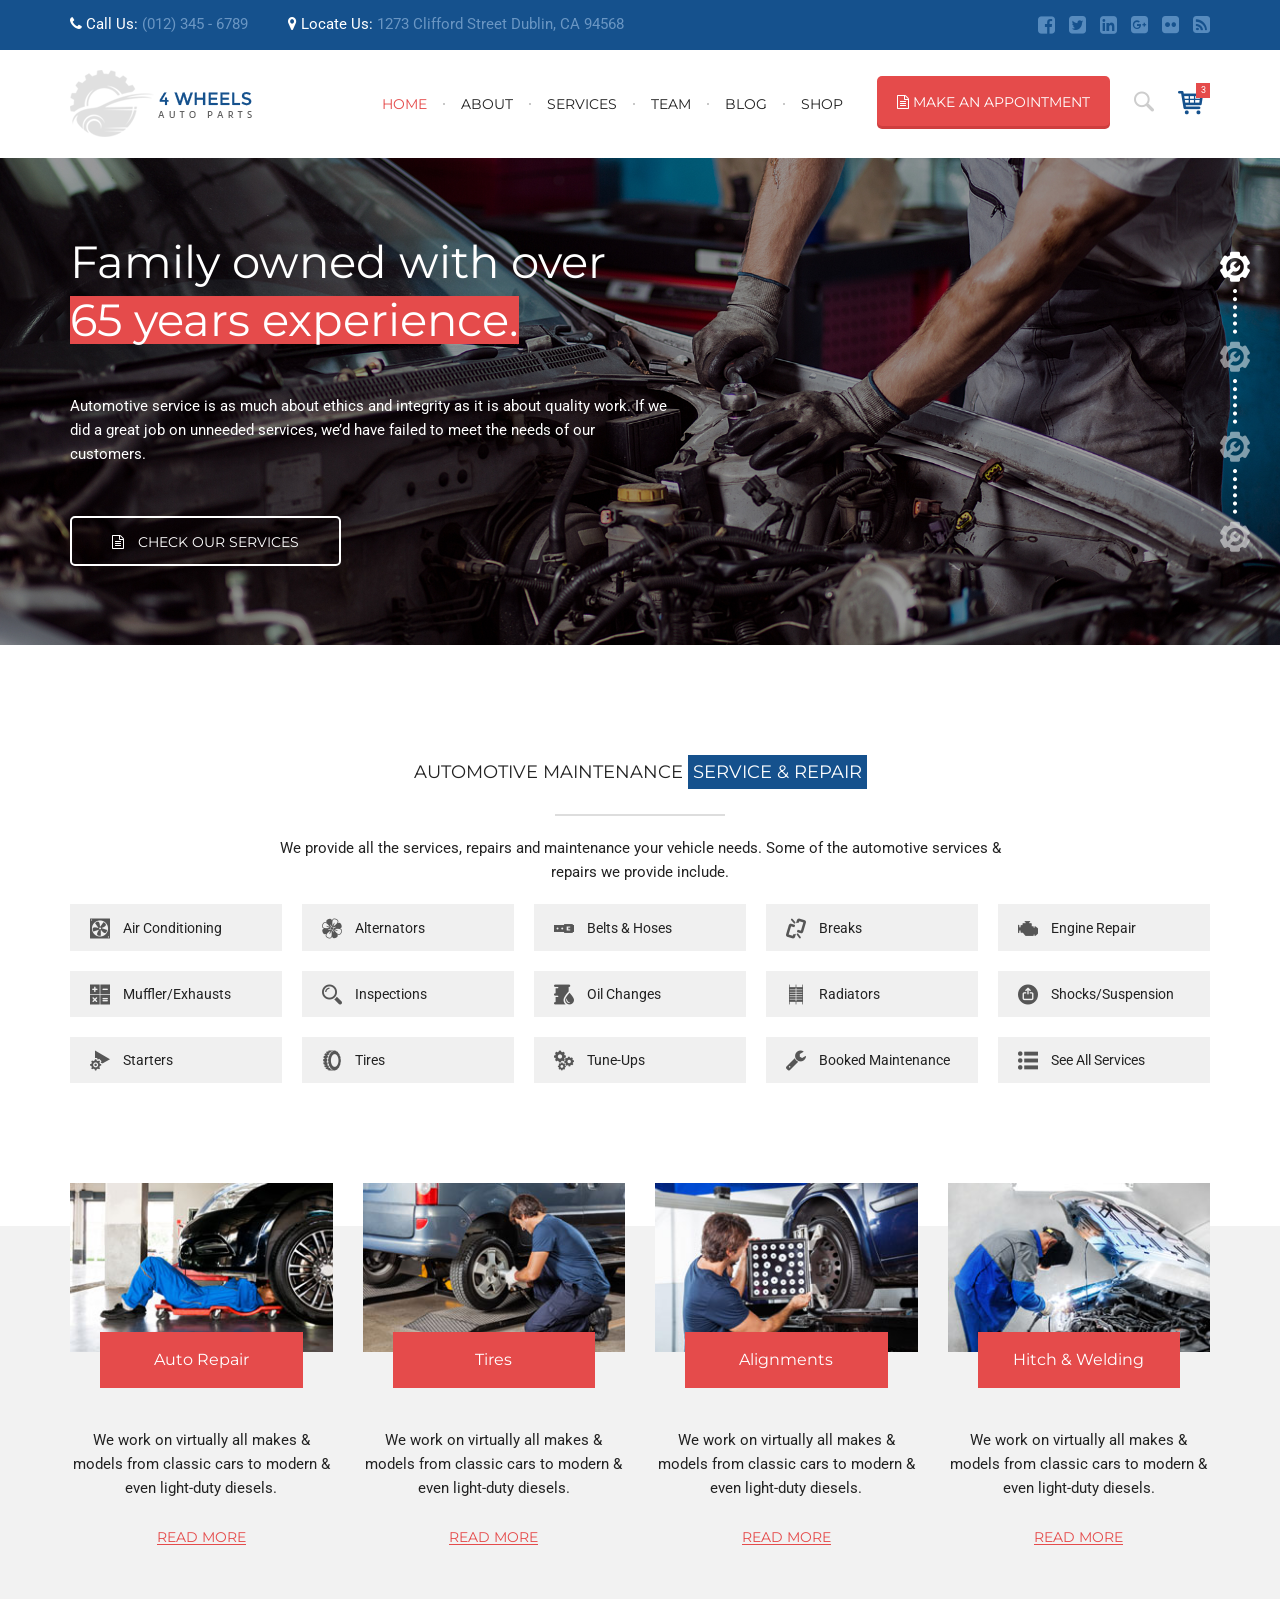
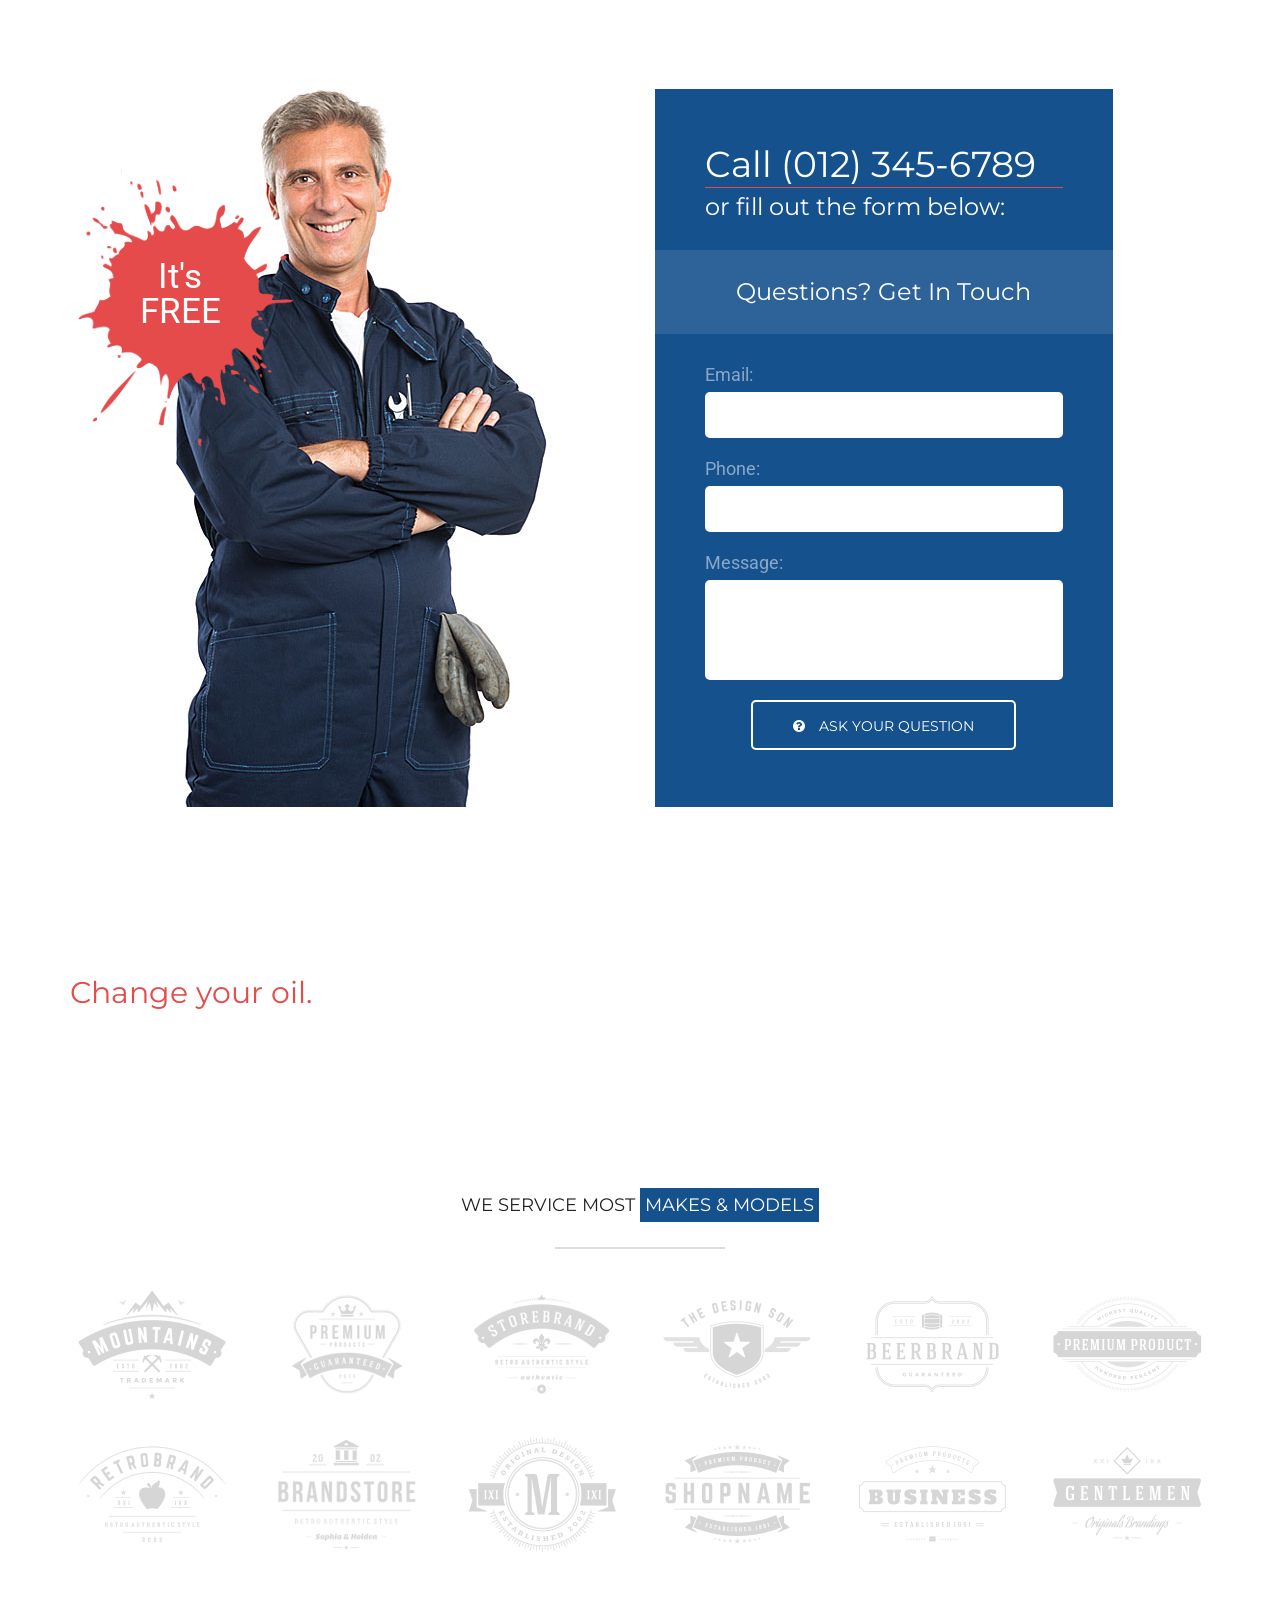
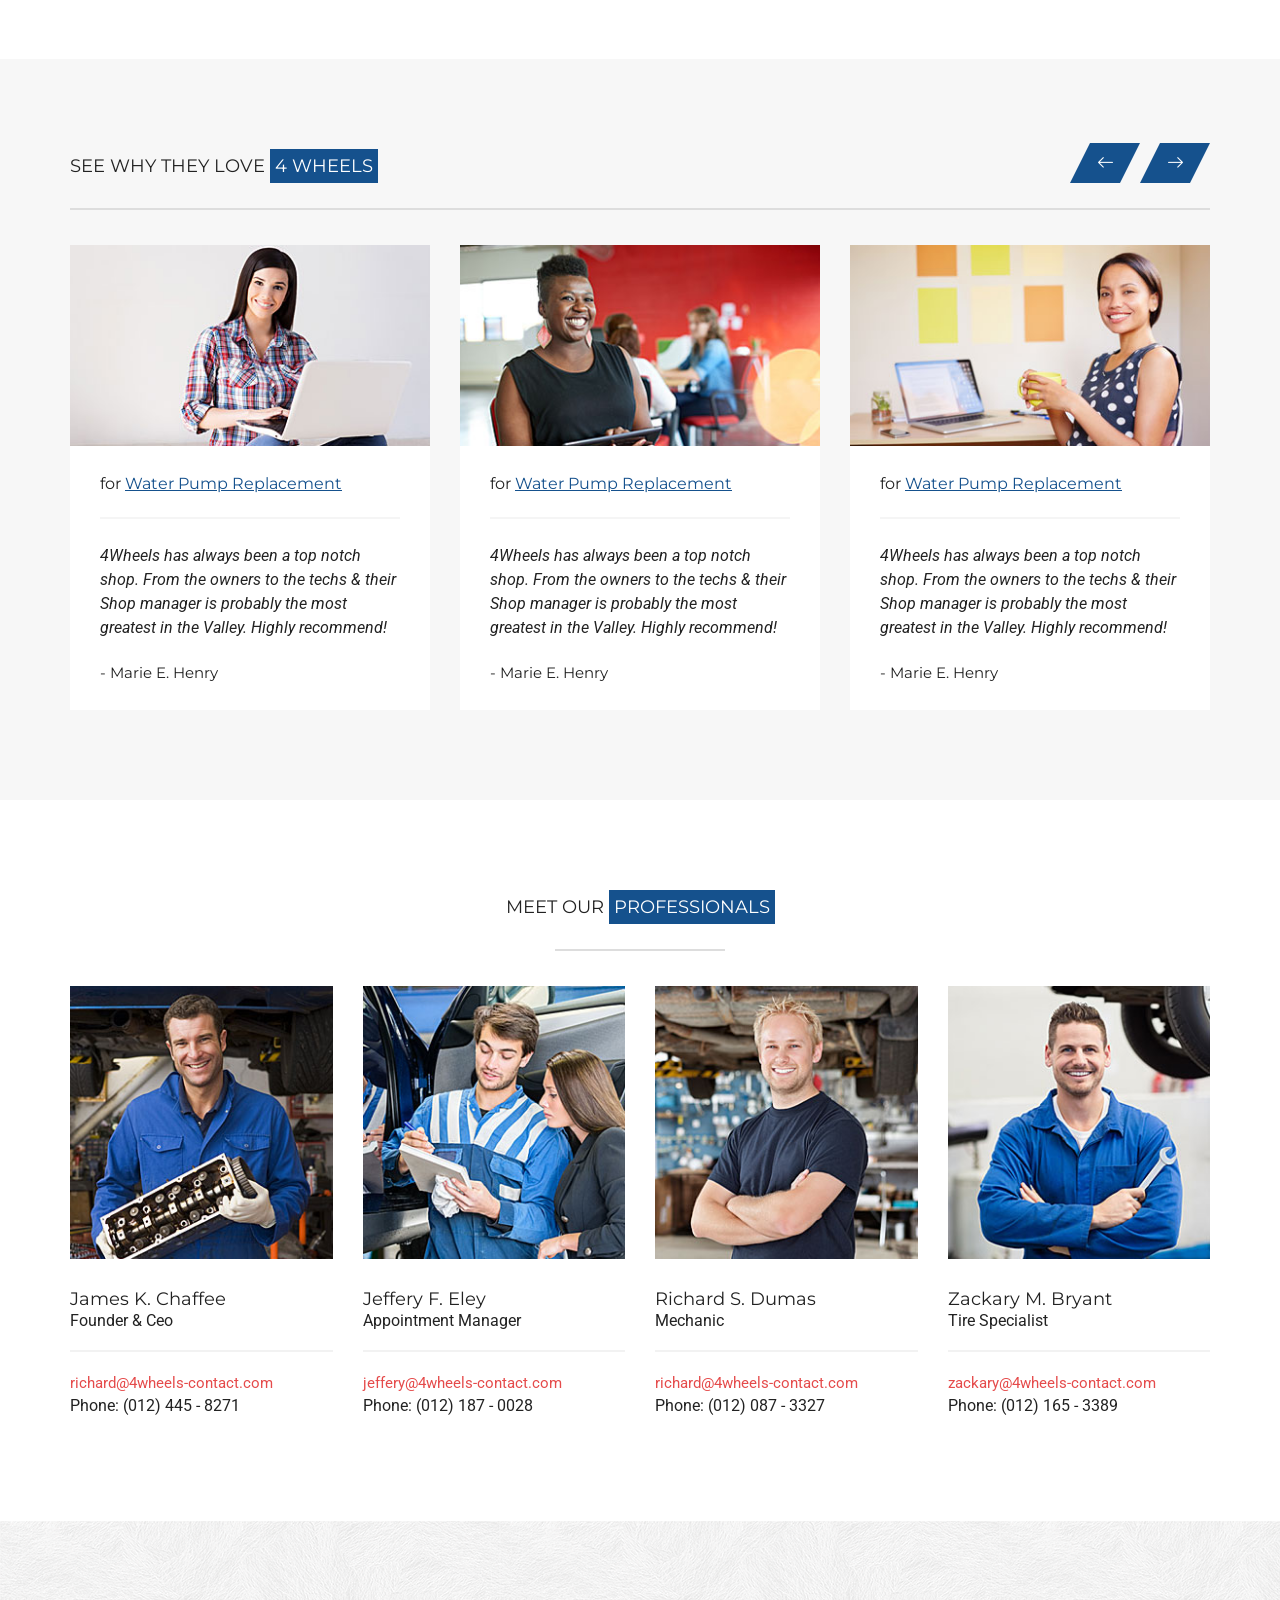
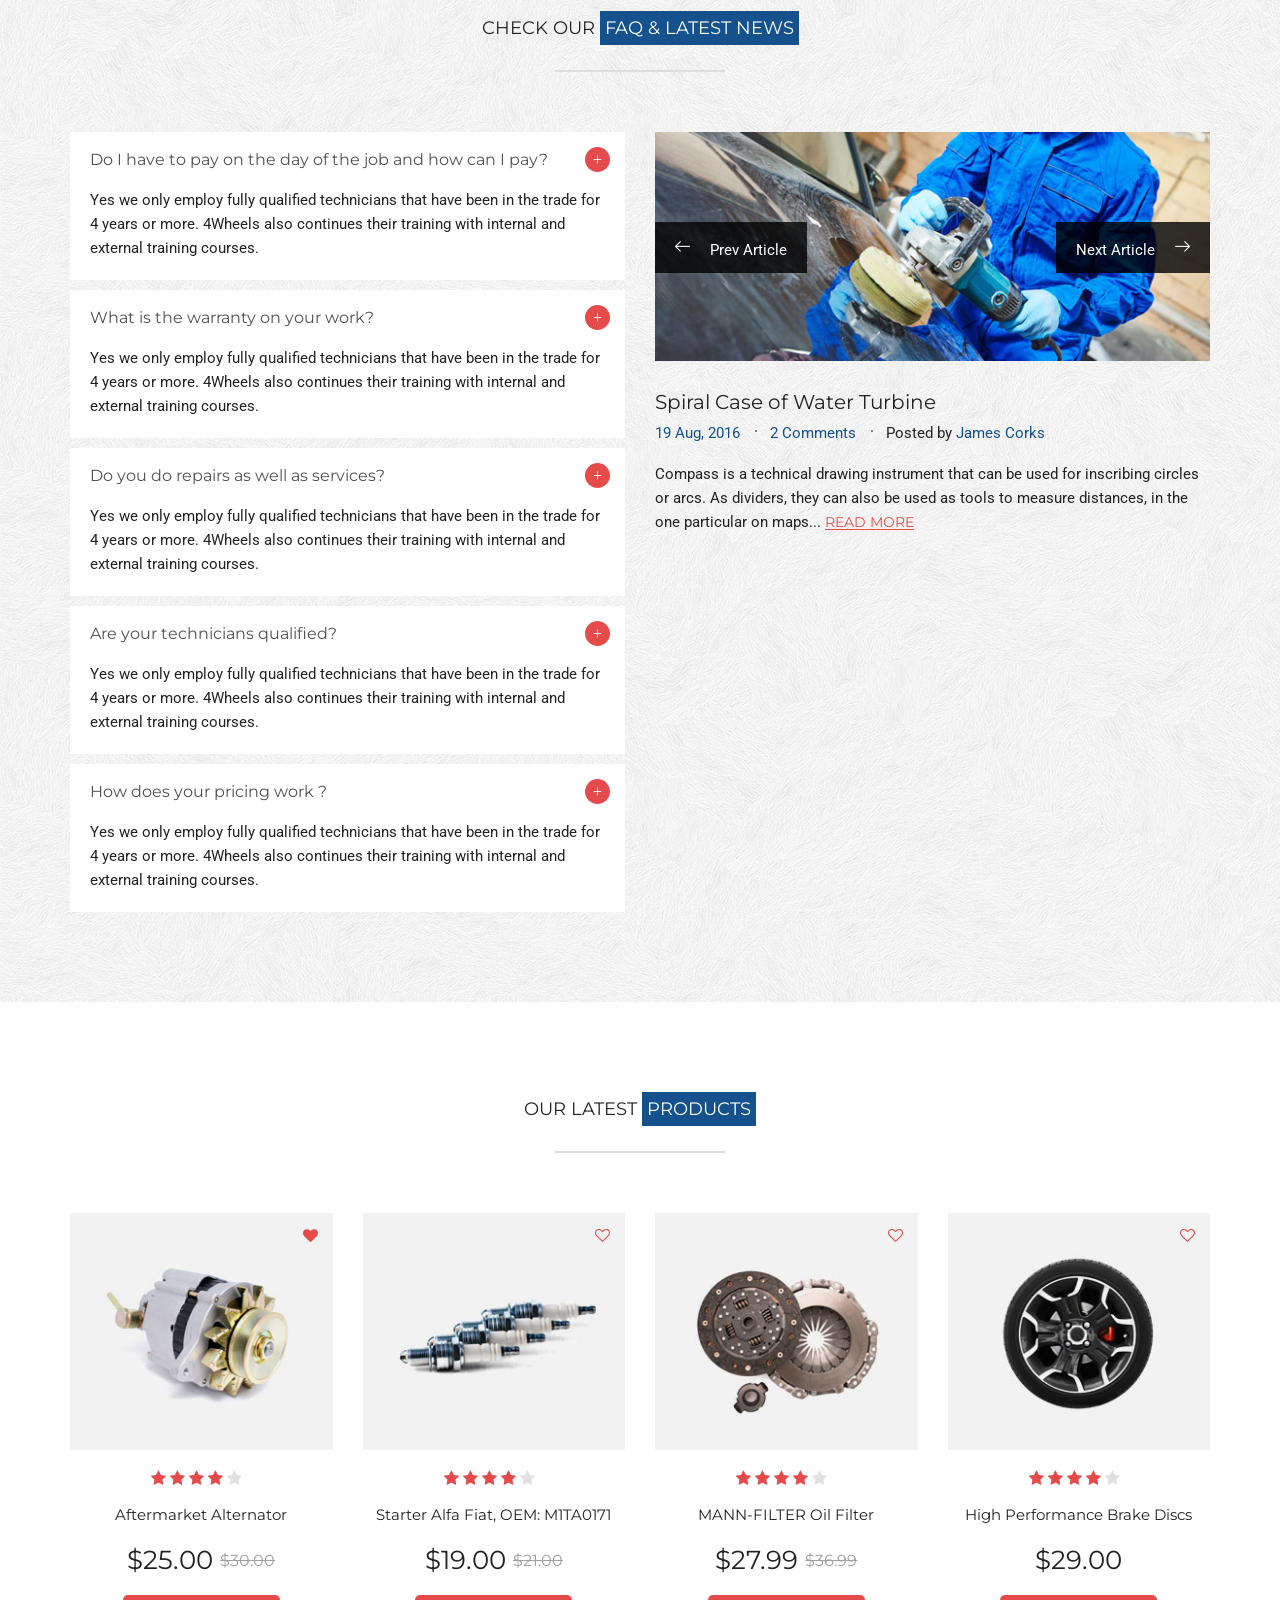
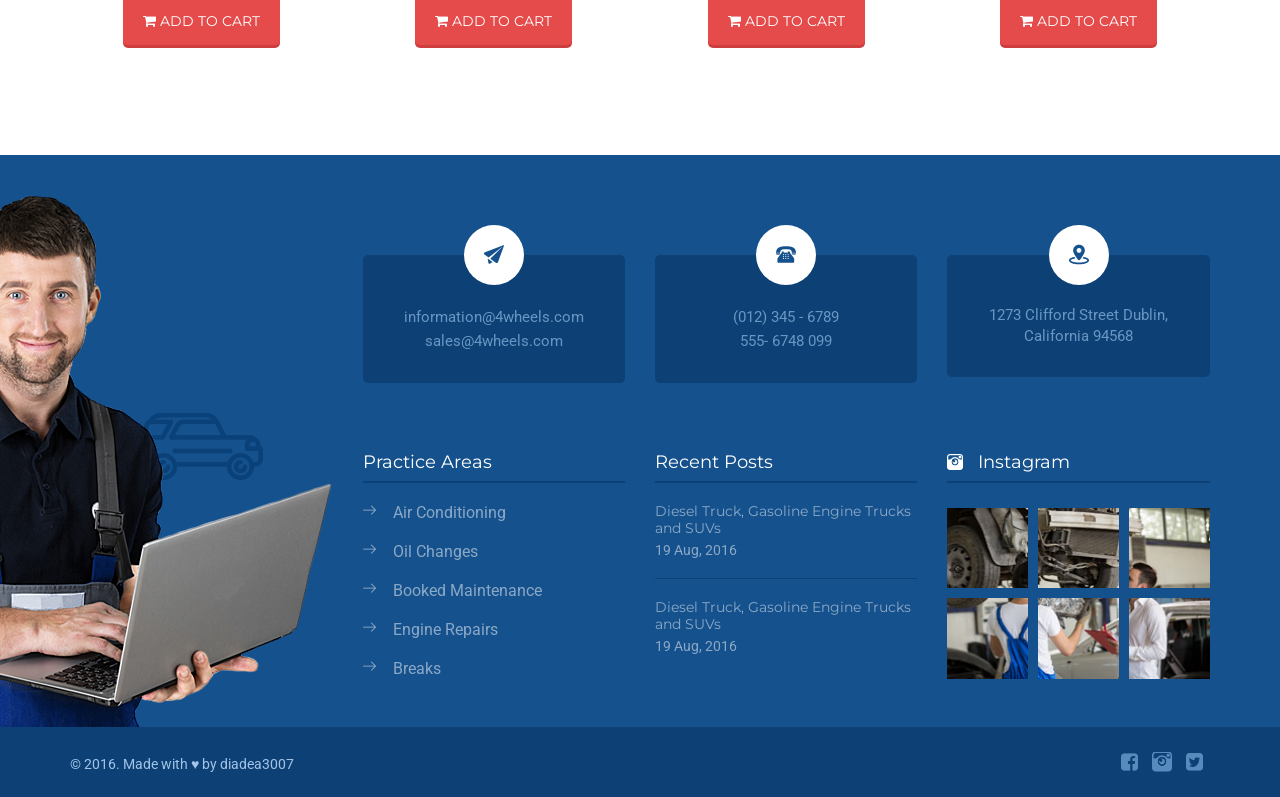
<file: public/index.html>
<!doctype html>
<!--[if lt IE 7]>		<html class="no-js lt-ie9 lt-ie8 lt-ie7" lang="zxx"> <![endif]-->
<!--[if IE 7]>			<html class="no-js lt-ie9 lt-ie8" lang="zxx"> <![endif]-->
<!--[if IE 8]>			<html class="no-js lt-ie9" lang="zxx"> <![endif]-->
<!--[if gt IE 8]><!-->	<html class="no-js" lang="zxx"> <!--<![endif]-->
<head>
	<meta charset="utf-8">
	<meta http-equiv="X-UA-Compatible" content="IE=edge">
	<title>BootStrap HTML5 CSS3 Theme</title>
	<meta name="description" content="">
	<meta name="viewport" content="width=device-width, initial-scale=1">
	<link rel="apple-touch-icon" href="apple-touch-icon.png">
	<link rel="stylesheet" href="css/bootstrap.min.css">
	<link rel="stylesheet" href="css/normalize.css">
	<link rel="stylesheet" href="css/font-awesome.min.css">
	<link rel="stylesheet" href="css/flaticon.css">
	<link rel="stylesheet" href="css/transitions.css">
	<link rel="stylesheet" href="css/jquery-ui.css">
	<link rel="stylesheet" href="css/owl.carousel.css">
	<link rel="stylesheet" href="css/owl.theme.css">
	<link rel="stylesheet" href="css/fullcalendar.css">
	<link rel="stylesheet" href="style.css">
	<link rel="stylesheet" href="css/color.css">
	<link rel="stylesheet" href="css/responsive.css">
	<script src="js/vendor/modernizr-2.8.3-respond-1.4.2.min.js"></script>
</head>
<body class="th-homepage">
	<!--[if lt IE 8]>
		<p class="browserupgrade">You are using an <strong>outdated</strong> browser. Please <a href="http://browsehappy.com/">upgrade your browser</a> to improve your experience.</p>
	<![endif]-->
	<!--************************************
			Wrapper Start
	*************************************-->
	<div id="th-wrapper" class="th-wrapper th-haslayout">
		<!--************************************
				Header Start
		*************************************-->
		<header id="th-header" class="th-header th-haslayout">
			<div class="container">
				<div class="row">
					<div class="col-xs-12">
						<div class="th-topbar">
							<ul class="th-contactinfo">
								<li>
									<i class="fa fa-phone"></i>
									<span><em>Call Us:</em> (012) 345 - 6789</span>
								</li>
								<li>
									<i class="fa fa-map-marker"></i>
									<span><em>Locate Us:</em> 1273 Clifford Street Dublin, CA 94568</span>
								</li>
							</ul>
							<ul class="th-socialicons">
								<li><a href="#"><i class="fa fa-facebook-square"></i></a></li>
								<li><a href="#"><i class="fa fa-twitter-square"></i></a></li>
								<li><a href="#"><i class="fa fa-linkedin-square"></i></a></li>
								<li><a href="#"><i class="fa fa-google-plus-square"></i></a></li>
								<li><a href="#"><i class="fa fa-flickr"></i></a></li>
								<li><a href="#"><i class="fa fa-rss-square"></i></a></li>
							</ul>
						</div>
					</div>
				</div>
			</div>
			<div class="th-navigationarea">
				<div class="container">
					<div class="row">
						<div class="col-sm-12 col-xs-12">
							<strong class="th-logo">
								<a href="index.html"><img src="images/logo.png" alt="image description"></a>
							</strong>
							<div class="th-rightbox">
								<a class="th-btn" href="javascript:void(0);" data-toggle="modal" data-target="#th-modalappointment">
									<i class="fa fa-file-text-o"></i>
									<span>make an appointment</span>
								</a>
								<div class="tg-searchdropdown">
									<a id="tg-search" class="tg-btnsearch" href="javascript:void(0)" data-toggle="dropdown" aria-haspopup="true" aria-expanded="false">
										<i class="flaticon-tool"></i>
									</a>
									<div class="tg-dropdownsearch dropdown-menu" aria-labelledby="tg-search">
										<form>
											<fieldset>
												<input type="search" class="form-control" name="search" placeholder="Search">
											</fieldset>
										</form>
									</div>
								</div>
								<div class="dropdown th-minicartdropdown">
									<a href="javascript:void(0);" id="th-minicart" class="th-btnminicart" data-toggle="dropdown" aria-haspopup="true" aria-expanded="false">
										<i class="flaticon-shop"></i>
										<span class="th-badge">3</span>
									</a>
									<div class="dropdown-menu th-minicartcontent" aria-labelledby="th-minicart">
										<span class="th-minicarttitle">You have <em>3 items</em> in the cart</span>
										<ul>
											<li>
												<figure>
													<a href="#">
														<img src="images/thumbnails/img-01.jpg" alt="image description">
													</a>
												</figure>
												<div class="th-minicartproductinfo">
													<div class="th-producttitle">
														<h3><a href="#">Aftermarket Alternator</a></h3>
													</div>
													<div class="th-productrating"><span class="th-stars"><span></span></span></div>
													<div class="th-productprice">
														<span>$25.00</span>
														<del>$30.00</del>
													</div>
												</div>
											</li>
											<li>
												<figure>
													<a href="#">
														<img src="images/thumbnails/img-02.jpg" alt="image description">
													</a>
												</figure>
												<div class="th-minicartproductinfo">
													<div class="th-producttitle">
														<h3><a href="#">Aftermarket Alternator</a></h3>
													</div>
													<div class="th-productrating"><span class="th-stars"><span></span></span></div>
													<div class="th-productprice">
														<span>$25.00</span>
														<del>$30.00</del>
													</div>
												</div>
											</li>
											<li>
												<figure>
													<a href="#">
														<img src="images/thumbnails/img-03.jpg" alt="image description">
													</a>
												</figure>
												<div class="th-minicartproductinfo">
													<div class="th-producttitle">
														<h3><a href="#">Aftermarket Alternator</a></h3>
													</div>
													<div class="th-productrating"><span class="th-stars"><span></span></span></div>
													<div class="th-productprice">
														<span>$25.00</span>
														<del>$30.00</del>
													</div>
												</div>
											</li>
										</ul>
										<div class="th-minicarttotal">
											<span class="th-totalamount">Subtotal: $1343</span>
											<a class="th-btn" href="#">checkout</a>
										</div>
									</div>
								</div>
							</div>
							<nav id="th-nav" class="th-nav">
								<div class="navbar-header">
									<button type="button" class="navbar-toggle collapsed" data-toggle="collapse" data-target="#th-navigation" aria-expanded="false">
										<span class="sr-only">Toggle navigation</span>
										<span class="icon-bar"></span>
										<span class="icon-bar"></span>
										<span class="icon-bar"></span>
									</button>
								</div>
								<div class="th-navigation collapse navbar-collapse" id="th-navigation">
									<ul>
										<li class="th-hasddropdown th-active">
											<a href="#">home</a>
											<ul class="th-dropdownmenu">
												<li><a href="index.html">Index verision One</a></li>
												<li><a href="index-header2.html">Index verision Two</a></li>
												<li><a href="index2.html">Index verision Three</a></li>
												<li class="th-hasddropdown">
													<a href="index2.html">Other Pages</a>
													<ul class="th-dropdownmenu">
														<li><a href="shortcodes.html">shortcodes</a></li>
														<li><a href="slideroneversions.html">slider verision One</a></li>
														<li><a href="slidertwoversions.html">slider verision Two</a></li>
														<li><a href="commingsoon.html">commingsoon</a></li>
														<li><a href="contactus.html">contact us</a></li>
														<li><a href="headerfooter-versions.html">Header Footer verision</a></li>
													</ul>
												</li>
											</ul>
										</li>
										<li><a href="aboutus.html">about</a></li>
										<li><a href="services.html">services</a></li>
										<li class="th-hasddropdown">
											<a href="#">team</a>
											<ul class="th-dropdownmenu">
												<li><a href="ourteam.html">Team verision One</a></li>
												<li><a href="ourteam-v2.html">Team verision Two</a></li>
												<li><a href="team-detail.html">Team Detail</a></li>
											</ul>
										</li>
										<li class="th-hasddropdown">
											<a href="#">blog</a>
											<ul class="th-dropdownmenu">
												<li><a href="bloglist.html">Blog list</a></li>
												<li><a href="bloggrid.html">blog grid</a></li>
												<li><a href="postsingle.html">Blog detail</a></li>
											</ul>
										</li>
										<li class="th-hasddropdown">
											<a href="#">shop</a>
											<ul class="th-dropdownmenu">
												<li><a href="shop.html">shop</a></li>
												<li><a href="product-single.html">Product Detail</a></li>
											</ul>
										</li>
									</ul>
								</div>
							</nav>
						</div>
					</div>
				</div>
			</div>
		</header>
		<!--************************************
				Header End
		*************************************-->
		<!--************************************
				Home Slider Start
		*************************************-->
		<div class="th-homeslider th-sliderone th-slidervone th-haslayout">
			<div class="item">
				<figure>
					<img src="images/slider/slide-1.jpg" alt="image description">
					<figcaption>
						<div class="container">
							<div class="row">
								<div class="col-sm-12 col-xs-12">
									<div class="th-slidercontent">
										<h1><em>Family owned with over</em><span>65 years experience.</span></h1>
										<div class="th-description">
											<p>Automotive service is as much about ethics and integrity as it is about quality work. If we did a great job on unneeded services, we’d have failed to meet the needs of our customers.</p>
										</div>
										<a class="th-btnborder" href="#">
											<i class="fa fa-file-text-o"></i>
											<span>Check Our Services</span>
										</a>
									</div>
								</div>
							</div>
						</div>
					</figcaption>
				</figure>
			</div>
			<div class="item">
				<figure>
					<img src="images/slider/slide-2.jpg" alt="image description">
					<figcaption>
						<div class="container">
							<div class="row">
								<div class="col-sm-12 col-xs-12">
									<div class="th-slidercontent">
										<h1><em>Family owned with over</em><span>65 years experience.</span></h1>
										<div class="th-description">
											<p>Automotive service is as much about ethics and integrity as it is about quality work. If we did a great job on unneeded services, we’d have failed to meet the needs of our customers.</p>
										</div>
										<a class="th-btnborder" href="#">
											<i class="fa fa-file-text-o"></i>
											<span>Check Our Services</span>
										</a>
									</div>
								</div>
							</div>
						</div>
					</figcaption>
				</figure>
			</div>
			<div class="item">
				<figure>
					<img src="images/slider/slide-3.jpg" alt="image description">
					<figcaption>
						<div class="container">
							<div class="row">
								<div class="col-sm-12 col-xs-12">
									<div class="th-slidercontent">
										<h1><em>Family owned with over</em><span>65 years experience.</span></h1>
										<div class="th-description">
											<p>Automotive service is as much about ethics and integrity as it is about quality work. If we did a great job on unneeded services, we’d have failed to meet the needs of our customers.</p>
										</div>
										<a class="th-btnborder" href="#">
											<i class="fa fa-file-text-o"></i>
											<span>Check Our Services</span>
										</a>
									</div>
								</div>
							</div>
						</div>
					</figcaption>
				</figure>
			</div>
			<div class="item">
				<figure>
					<img src="images/slider/slide-4.jpg" alt="image description">
					<figcaption>
						<div class="container">
							<div class="row">
								<div class="col-sm-12 col-xs-12">
									<div class="th-slidercontent">
										<h1><em>Family owned with over</em><span>65 years experience.</span></h1>
										<div class="th-description">
											<p>Automotive service is as much about ethics and integrity as it is about quality work. If we did a great job on unneeded services, we’d have failed to meet the needs of our customers.</p>
										</div>
										<a class="th-btnborder" href="#">
											<i class="fa fa-file-text-o"></i>
											<span>Check Our Services</span>
										</a>
									</div>
								</div>
							</div>
						</div>
					</figcaption>
				</figure>
			</div>
		</div>
		<!--************************************
				Home Slider End
		*************************************-->
		<!--************************************
				Main Start
		*************************************-->
		<main id="th-main" class="th-main th-haslayout">
			<!--************************************
				Automotive Maintenance Start
			*************************************-->
			<section class="th-main-section th-haslayout th-paddingbottomzero">
				<div class="container">
					<div class="row">
						<div class="col-sm-8 col-sm-offset-2 col-xs-12">
							<div class="th-sectionhead">
								<div class="th-sectionheading">
									<h2>AUTOMOTIVE MAINTENANCe <span>SERVICE &amp; REPAIR</span></h2>
								</div>
								<div class="th-description">
									<p>We provide all the services, repairs and maintenance your vehicle needs. Some of the automotive services &amp; repairs we provide include.</p>
								</div>
							</div>
						</div>
						<div class="col-sm-12 col-xs-12">
							<div class="th-servicesbox">
								<ul class="th-services">
									<li class="th-service">
										<a href="#">
											<i class="flaticon-hot"></i>
											<span>Air Conditioning</span>
										</a>
									</li>
									<li class="th-service">
										<a href="#">
											<i class="flaticon-nature"></i>
											<span>Alternators</span>
										</a>
									</li>
									<li class="th-service">
										<a href="#">
											<i class="flaticon-dog"></i>
											<span>Belts &amp; Hoses</span>
										</a>
									</li>
									<li class="th-service">
										<a href="#">
											<i class="flaticon-link"></i>
											<span>Breaks</span>
										</a>
									</li>
									<li class="th-service">
										<a href="#">
											<i class="flaticon-technology-2"></i>
											<span>Engine Repair</span>
										</a>
									</li>
									<li class="th-service">
										<a href="#">
											<i class="flaticon-technology-1"></i>
											<span>Muffler/Exhausts</span>
										</a>
									</li>
									<li class="th-service">
										<a href="#">
											<i class="flaticon-tool-1"></i>
											<span>Inspections</span>
										</a>
									</li>
									<li class="th-service">
										<a href="#">
											<i class="flaticon-transport"></i>
											<span>Oil Changes</span>
										</a>
									</li>
									<li class="th-service">
										<a href="#">
											<i class="flaticon-lines"></i>
											<span>Radiators</span>
										</a>
									</li>
									<li class="th-service">
										<a href="#">
											<i class="flaticon-arrows"></i>
											<span>Shocks/Suspension</span>
										</a>
									</li>
									<li class="th-service">
										<a href="#">
											<i class="flaticon-cogwheel-1"></i>
											<span>Starters</span>
										</a>
									</li>
									<li class="th-service">
										<a href="#">
											<i class="flaticon-icon-1283"></i>
											<span>Tires</span>
										</a>
									</li>
									<li class="th-service">
										<a href="#">
											<i class="flaticon-three"></i>
											<span>Tune-Ups</span>
										</a>
									</li>
									<li class="th-service">
										<a href="#">
											<i class="flaticon-tool-2"></i>
											<span>Booked Maintenance</span>
										</a>
									</li>
									<li class="th-service">
										<a href="#">
											<i class="flaticon-interface-1"></i>
											<span>See All Services</span>
										</a>
									</li>
								</ul>
								<div class="row">
									<div class="th-featureservices">
										<div class="col-sm-3 col-xs-6">
											<div class="th-featureservice">
												<figure class="th-serviceimg">
													<a href="#">
														<img src="images/services/img-01.jpg" alt="Auto Repair">
													</a>
												</figure>
												<div class="th-servicecontent">
													<div class="th-servicename">
														<h3><a href="#">Auto Repair</a></h3>
													</div>
													<div class="th-description">
														<p>We work on virtually all makes &amp; models from classic cars to modern &amp; even light-duty diesels.</p>
													</div>
													<a class="th-btnreadmore" href="#">read more</a>
												</div>
											</div>
										</div>
										<div class="col-sm-3 col-xs-6">
											<div class="th-featureservice">
												<figure class="th-serviceimg">
													<a href="#">
														<img src="images/services/img-02.jpg" alt="Tires">
													</a>
												</figure>
												<div class="th-servicecontent">
													<div class="th-servicename">
														<h3><a href="#">Tires</a></h3>
													</div>
													<div class="th-description">
														<p>We work on virtually all makes &amp; models from classic cars to modern &amp; even light-duty diesels.</p>
													</div>
													<a class="th-btnreadmore" href="#">read more</a>
												</div>
											</div>
										</div>
										<div class="col-sm-3 col-xs-6">
											<div class="th-featureservice">
												<figure class="th-serviceimg">
													<a href="#">
														<img src="images/services/img-03.jpg" alt="Alignments">
													</a>
												</figure>
												<div class="th-servicecontent">
													<div class="th-servicename">
														<h3><a href="#">Alignments</a></h3>
													</div>
													<div class="th-description">
														<p>We work on virtually all makes &amp; models from classic cars to modern &amp; even light-duty diesels.</p>
													</div>
													<a class="th-btnreadmore" href="#">read more</a>
												</div>
											</div>
										</div>
										<div class="col-sm-3 col-xs-6">
											<div class="th-featureservice">
												<figure class="th-serviceimg">
													<a href="#">
														<img src="images/services/img-04.jpg" alt="Hitch &amp; welding">
													</a>
												</figure>
												<div class="th-servicecontent">
													<div class="th-servicename">
														<h3><a href="#">Hitch &amp; welding</a></h3>
													</div>
													<div class="th-description">
														<p>We work on virtually all makes &amp; models from classic cars to modern &amp; even light-duty diesels.</p>
													</div>
													<a class="th-btnreadmore" href="#">read more</a>
												</div>
											</div>
										</div>
									</div>
								</div>
							</div>
						</div>
					</div>
				</div>
			</section>
			<!--************************************
				Automotive Maintenance End
			*************************************-->
			<!--************************************
				Ask Question Start
			*************************************-->
			<section class="th-main-section th-haslayout th-paddingbottomzero">
				<div class="container">
					<div class="row">
						<div class="th-askquestion">
							<div class="col-sm-5 col-sm-offset-1 col-xs-12 hidden-xs">
								<figure class="th-imgbox">
									<img src="images/askquestion/img-01.jpg" alt="ask question">
									<div class="th-note">
										<span>It's FREE</span>
									</div>
								</figure>
							</div>
							<div class="col-sm-5 col-xs-12">
								<div class="th-contentbox">
									<form id="th-formaskquestion" class="th-formaskquestion th-formtheme" action="#" enctype="multipart/form-data" method="post">
										<h2><span>Call (012) 345-6789</span>or fill out the form below:</h2>
										<h3>Questions? Get In Touch</h3>
										<fieldset>
											<div class="form-group">
												<label>Email:</label>
												<input type="email" class="form-control" name="email">
											</div>
											<div class="form-group">
												<label>Phone:</label>
												<input type="text" class="form-control" name="email">
											</div>
											<div class="form-group">
												<label>Message:</label>
												<textarea></textarea>
											</div>	
											<button type="submit" class="th-btnborder">
												<i class="fa fa-question-circle"></i>
												<span>ask your question</span>
											</button>
										</fieldset>
									</form>
								</div>
							</div>
						</div>
					</div>
				</div>
			</section>
			<!--************************************
				Ask Question End
			*************************************-->
			<!--************************************
					Check Service Start
			*************************************-->
			<section class="th-main-section th-haslayout th-parallaximg th-checkourservice" data-appear-top-offset="600" data-parallax="scroll" data-image-src="images/bgparallax/bgparallax-01.jpg">
				<div class="container">
					<div class="row">
						<div class="col-sm-12 col-xs-12">
							<div class="th-textbox">
								<h2>Don’t want to break down in the middle of nowhere surrounded by coyotes?</h2>
								<a href="#">Change your oil.</a>
							</div>
							<a class="th-btnborder" href="#">
								<span>Check Our Services</span>
							</a>
						</div>
					</div>
				</div>
			</section>
			<!--************************************
					Check Service End
			*************************************-->
			<!--************************************
					Makes and Models Start
			*************************************-->
			<section class="th-main-section th-haslayout">
				<div class="container">
					<div class="row">
						<div class="col-sm-8 col-sm-offset-2 col-xs-12">
							<div class="th-sectionheading">
								<h2>we service most <span>makes &amp; models</span></h2>
							</div>
						</div>
						<ul class="th-makesmodels">
							<li><figure><a href="#"><img src="images/brands/brand-01.png" alt="image description"></a></figure></li>
							<li><figure><a href="#"><img src="images/brands/brand-02.png" alt="image description"></a></figure></li>
							<li><figure><a href="#"><img src="images/brands/brand-03.png" alt="image description"></a></figure></li>
							<li><figure><a href="#"><img src="images/brands/brand-04.png" alt="image description"></a></figure></li>
							<li><figure><a href="#"><img src="images/brands/brand-05.png" alt="image description"></a></figure></li>
							<li><figure><a href="#"><img src="images/brands/brand-06.png" alt="image description"></a></figure></li>
							<li><figure><a href="#"><img src="images/brands/brand-07.png" alt="image description"></a></figure></li>
							<li><figure><a href="#"><img src="images/brands/brand-08.png" alt="image description"></a></figure></li>
							<li><figure><a href="#"><img src="images/brands/brand-09.png" alt="image description"></a></figure></li>
							<li><figure><a href="#"><img src="images/brands/brand-10.png" alt="image description"></a></figure></li>
							<li><figure><a href="#"><img src="images/brands/brand-11.png" alt="image description"></a></figure></li>
							<li><figure><a href="#"><img src="images/brands/brand-12.png" alt="image description"></a></figure></li>
						</ul>
					</div>
				</div>
			</section>
			<!--************************************
					Makes and Models End
			*************************************-->
			<!--************************************
					Testimonials Start
			*************************************-->
			<section class="th-main-section th-haslayout th-bglight">
				<div class="container">
					<div class="row">
						<div class="col-sm-12 col-xs-12">
							<div class="th-sectionheading th-fullsectionheading">
								<h2>See Why They Love <span>4 Wheels</span></h2>
							</div>
						</div>
						<div id="th-testimonialsslider" class="th-testimonialsslider th-testimonials">
							<div class="item">
								<div class="th-testimonial">
									<figure>
										<a href="#">
											<img src="images/testimonials/img-01.jpg" alt="image description">
										</a>
									</figure>
									<div class="th-testimonialcontent">
										<div class="th-borderheading">
											<h3>for <a href="#">Water Pump Replacement</a></h3>
										</div>
										<div class="th-description">
											<blockquote><q>4Wheels has always been a top notch shop. From the owners to the techs &amp; their Shop manager is probably the most greatest in the Valley. Highly recommend!</q></blockquote>
										</div>
										<span class="th-clientname"><a href="#">- Marie E. Henry</a></span>
									</div>
								</div>
							</div>
							<div class="item">
								<div class="th-testimonial">
									<figure>
										<a href="#">
											<img src="images/testimonials/img-02.jpg" alt="image description">
										</a>
									</figure>
									<div class="th-testimonialcontent">
										<div class="th-borderheading">
											<h3>for <a href="#">Water Pump Replacement</a></h3>
										</div>
										<div class="th-description">
											<blockquote><q>4Wheels has always been a top notch shop. From the owners to the techs &amp; their Shop manager is probably the most greatest in the Valley. Highly recommend!</q></blockquote>
										</div>
										<span class="th-clientname"><a href="#">- Marie E. Henry</a></span>
									</div>
								</div>
							</div>
							<div class="item">
								<div class="th-testimonial">
									<figure>
										<a href="#">
											<img src="images/testimonials/img-03.jpg" alt="image description">
										</a>
									</figure>
									<div class="th-testimonialcontent">
										<div class="th-borderheading">
											<h3>for <a href="#">Water Pump Replacement</a></h3>
										</div>
										<div class="th-description">
											<blockquote><q>4Wheels has always been a top notch shop. From the owners to the techs &amp; their Shop manager is probably the most greatest in the Valley. Highly recommend!</q></blockquote>
										</div>
										<span class="th-clientname"><a href="#">- Marie E. Henry</a></span>
									</div>
								</div>
							</div>
							<div class="item">
								<div class="th-testimonial">
									<figure>
										<a href="#">
											<img src="images/testimonials/img-01.jpg" alt="image description">
										</a>
									</figure>
									<div class="th-testimonialcontent">
										<div class="th-borderheading">
											<h3>for <a href="#">Water Pump Replacement</a></h3>
										</div>
										<div class="th-description">
											<blockquote><q>4Wheels has always been a top notch shop. From the owners to the techs &amp; their Shop manager is probably the most greatest in the Valley. Highly recommend!</q></blockquote>
										</div>
										<span class="th-clientname"><a href="#">- Marie E. Henry</a></span>
									</div>
								</div>
							</div>
							<div class="item">
								<div class="th-testimonial">
									<figure>
										<a href="#">
											<img src="images/testimonials/img-02.jpg" alt="image description">
										</a>
									</figure>
									<div class="th-testimonialcontent">
										<div class="th-borderheading">
											<h3>for <a href="#">Water Pump Replacement</a></h3>
										</div>
										<div class="th-description">
											<blockquote><q>4Wheels has always been a top notch shop. From the owners to the techs &amp; their Shop manager is probably the most greatest in the Valley. Highly recommend!</q></blockquote>
										</div>
										<span class="th-clientname"><a href="#">- Marie E. Henry</a></span>
									</div>
								</div>
							</div>
							<div class="item">
								<div class="th-testimonial">
									<figure>
										<a href="#">
											<img src="images/testimonials/img-03.jpg" alt="image description">
										</a>
									</figure>
									<div class="th-testimonialcontent">
										<div class="th-borderheading">
											<h3>for <a href="#">Water Pump Replacement</a></h3>
										</div>
										<div class="th-description">
											<blockquote><q>4Wheels has always been a top notch shop. From the owners to the techs &amp; their Shop manager is probably the most greatest in the Valley. Highly recommend!</q></blockquote>
										</div>
										<span class="th-clientname"><a href="#">- Marie E. Henry</a></span>
									</div>
								</div>
							</div>
						</div>
					</div>
				</div>
			</section>
			<!--************************************
					Testimonials End
			*************************************-->
			<!--************************************
					Team Start
			*************************************-->
			<section class="th-main-section th-haslayout">
				<div class="container">
					<div class="row">
						<div class="col-sm-8 col-sm-offset-2 col-xs-12">
							<div class="th-sectionheading">
								<h2>Meet Our <span>professionals</span></h2>
							</div>
						</div>
						<div class="th-teammembers">
							<div class="col-md-3 col-sm-6 col-xs-6">
								<div class="th-teammember">
									<figure>
										<img src="images/team/img-01.jpg" alt="image description">
										<figcaption>
											<ul class="th-socialiconslg">
												<li><a href="#"><i class="flaticon-social-4"></i></a></li>
												<li><a href="#"><i class="flaticon-social-5"></i></a></li>
												<li><a href="#"><i class="flaticon-icon-1394"></i></a></li>
												<li><a href="#"><i class="flaticon-social-6"></i></a></li>
											</ul>
										</figcaption>
									</figure>
									<div class="th-teammembercontent">
										<div class="th-teammembername"><h3><a href="#">James K. Chaffee</a></h3></div>
										<div class="th-teammemberdesignation"><a href="#">Founder &amp; Ceo</a></div>
										<div class="th-teammemberemail"><a href="#">richard@4wheels-contact.com</a></div>
										<div class="th-teammemberphone"><span>Phone: (012) 445 - 8271</span></div>
									</div>
								</div>
							</div>
							<div class="col-md-3 col-sm-6 col-xs-6">
								<div class="th-teammember">
									<figure>
										<img src="images/team/img-02.jpg" alt="image description">
										<figcaption>
											<ul class="th-socialiconslg">
												<li><a href="#"><i class="flaticon-social-4"></i></a></li>
												<li><a href="#"><i class="flaticon-social-5"></i></a></li>
												<li><a href="#"><i class="flaticon-icon-1394"></i></a></li>
												<li><a href="#"><i class="flaticon-social-6"></i></a></li>
											</ul>
										</figcaption>
									</figure>
									<div class="th-teammembercontent">
										<div class="th-teammembername"><h3><a href="#">Jeffery F. Eley</a></h3></div>
										<div class="th-teammemberdesignation"><a href="#">Appointment Manager</a></div>
										<div class="th-teammemberemail"><a href="#">jeffery@4wheels-contact.com</a></div>
										<div class="th-teammemberphone"><span>Phone: (012) 187 - 0028</span></div>
									</div>
								</div>
							</div>
							<div class="col-md-3 col-sm-6 col-xs-6">
								<div class="th-teammember">
									<figure>
										<img src="images/team/img-03.jpg" alt="image description">
										<figcaption>
											<ul class="th-socialiconslg">
												<li><a href="#"><i class="flaticon-social-4"></i></a></li>
												<li><a href="#"><i class="flaticon-social-5"></i></a></li>
												<li><a href="#"><i class="flaticon-icon-1394"></i></a></li>
												<li><a href="#"><i class="flaticon-social-6"></i></a></li>
											</ul>
										</figcaption>
									</figure>
									<div class="th-teammembercontent">
										<div class="th-teammembername"><h3><a href="#">Richard S. Dumas</a></h3></div>
										<div class="th-teammemberdesignation"><a href="#">Mechanic</a></div>
										<div class="th-teammemberemail"><a href="#">richard@4wheels-contact.com</a></div>
										<div class="th-teammemberphone"><span>Phone: (012) 087 - 3327</span></div>
									</div>
								</div>
							</div>
							<div class="col-md-3 col-sm-6 col-xs-6">
								<div class="th-teammember">
									<figure>
										<img src="images/team/img-04.jpg" alt="image description">
										<figcaption>
											<ul class="th-socialiconslg">
												<li><a href="#"><i class="flaticon-social-4"></i></a></li>
												<li><a href="#"><i class="flaticon-social-5"></i></a></li>
												<li><a href="#"><i class="flaticon-icon-1394"></i></a></li>
												<li><a href="#"><i class="flaticon-social-6"></i></a></li>
											</ul>
										</figcaption>
									</figure>
									<div class="th-teammembercontent">
										<div class="th-teammembername"><h3><a href="#">Zackary M. Bryant</a></h3></div>
										<div class="th-teammemberdesignation"><a href="#">Tire Specialist</a></div>
										<div class="th-teammemberemail"><a href="#">zackary@4wheels-contact.com</a></div>
										<div class="th-teammemberphone"><span>Phone: (012) 165 - 3389</span></div>
									</div>
								</div>
							</div>
						</div>
					</div>
				</div>
			</section>
			<!--************************************
					Team End
			*************************************-->
			<!--************************************
					FAQ And News Start
			*************************************-->
			<section class="th-main-section th-haslayout th-bgpattran">
				<div class="container">
					<div class="row">
						<div class="col-sm-8 col-sm-offset-2 col-xs-12">
							<div class="th-sectionheading">
								<h2>Check Our <span>FAQ &amp; Latest News</span></h2>
							</div>
						</div>
						<div class="th-faqandlatestnews">
							<div class="col-md-6 col-sm-12 col-xs-12">
								<div class="th-faq">
									<div id="th-accordion" class="th-accordion">
										<div class="th-panel">
											<h4>Do I have to pay on the day of the job and how can I pay?</h4>
											<div class="th-panelcontent">
												<div class="th-description">
													<p>Yes we only employ fully qualified technicians that have been in the trade for 4 years or more. 4Wheels also continues their training with internal and external training courses.</p>
												</div>
											</div>
										</div>
										<div class="th-panel">
											<h4>What is the warranty on your work?</h4>
											<div class="th-panelcontent">
												<div class="th-description">
													<p>Yes we only employ fully qualified technicians that have been in the trade for 4 years or more. 4Wheels also continues their training with internal and external training courses.</p>
												</div>
											</div>
										</div>
										<div class="th-panel">
											<h4>Do you do repairs as well as services?</h4>
											<div class="th-panelcontent">
												<div class="th-description">
													<p>Yes we only employ fully qualified technicians that have been in the trade for 4 years or more. 4Wheels also continues their training with internal and external training courses.</p>
												</div>
											</div>
										</div>
										<div class="th-panel">
											<h4>Are your technicians qualified?</h4>
											<div class="th-panelcontent">
												<div class="th-description">
													<p>Yes we only employ fully qualified technicians that have been in the trade for 4 years or more. 4Wheels also continues their training with internal and external training courses.</p>
												</div>
											</div>
										</div>
										<div class="th-panel">
											<h4>How does your pricing work ?</h4>
											<div class="th-panelcontent">
												<div class="th-description">
													<p>Yes we only employ fully qualified technicians that have been in the trade for 4 years or more. 4Wheels also continues their training with internal and external training courses.</p>
												</div>
											</div>
										</div>
									</div>
								</div>
							</div>
							<div class="col-md-6 col-sm-12 col-xs-12">
								<div id="th-latestnewsslider" class="th-latestnewsslider th-latestnews">
									<div class="item">
										<article class="th-post">
											<figure class="th-postimg"><a href="#"><img src="images/blogpost/img-01.jpg" alt="image description"></a></figure>
											<div class="th-postcontent">
												<div class="th-posttitle">
													<h3><a href="#">Spiral Case of Water Turbine</a></h3>
												</div>
												<ul class="th-postmetadata">
													<li><time datetime="2015-12-12"><a href="#">19 Aug, 2016</a></time></li>
													<li><a href="#">2 Comments</a></li>
													<li>Posted by <a href="#">James Corks</a></li>
												</ul>
												<div class="th-description">
													<p>Compass is a technical drawing instrument that can be used for inscribing circles or arcs. As dividers, they can also be used as tools to measure distances, in the one particular on maps... <a class="th-btnreadmore" href="#">Read More</a></p>
												</div>
											</div>
										</article>
									</div>
									<div class="item">
										<article class="th-post">
											<figure class="th-postimg"><a href="#"><img src="images/blogpost/img-01.jpg" alt="image description"></a></figure>
											<div class="th-postcontent">
												<div class="th-posttitle">
													<h3><a href="#">Spiral Case of Water Turbine</a></h3>
												</div>
												<ul class="th-postmetadata">
													<li><time datetime="2015-12-12"><a href="#">19 Aug, 2016</a></time></li>
													<li><a href="#">2 Comments</a></li>
													<li>Posted by <a href="#">James Corks</a></li>
												</ul>
												<div class="th-description">
													<p>Compass is a technical drawing instrument that can be used for inscribing circles or arcs. As dividers, they can also be used as tools to measure distances, in the one particular on maps... <a class="th-btnreadmore" href="#">Read More</a></p>
												</div>
											</div>
										</article>
									</div>
									<div class="item">
										<article class="th-post">
											<figure class="th-postimg"><a href="#"><img src="images/blogpost/img-01.jpg" alt="image description"></a></figure>
											<div class="th-postcontent">
												<div class="th-posttitle">
													<h3><a href="#">Spiral Case of Water Turbine</a></h3>
												</div>
												<ul class="th-postmetadata">
													<li><time datetime="2015-12-12"><a href="#">19 Aug, 2016</a></time></li>
													<li><a href="#">2 Comments</a></li>
													<li>Posted by <a href="#">James Corks</a></li>
												</ul>
												<div class="th-description">
													<p>Compass is a technical drawing instrument that can be used for inscribing circles or arcs. As dividers, they can also be used as tools to measure distances, in the one particular on maps... <a class="th-btnreadmore" href="#">Read More</a></p>
												</div>
											</div>
										</article>
									</div>
								</div>
							</div>
						</div>
					</div>
				</div>
			</section>
			<!--************************************
					FAQ And News End
			*************************************-->
			<!--************************************
					Latest Products Start
			*************************************-->
			<section class="th-main-section th-haslayout">
				<div class="container">
					<div class="row">
						<div class="col-sm-8 col-sm-offset-2 col-xs-12">
							<div class="th-sectionheading">
								<h2>our latest <span>products</span></h2>
							</div>
						</div>
						<div class="th-products">
							<div class="col-md-3 col-sm-6 col-xs-6">
								<div class="th-product">
									<figure class="th-productimg">
										<img src="images/products/img-01.jpg" alt="image description">
										<i class="fa fa-heart"></i>
									</figure>
									<div class="th-productinfo">
										<span class="th-stars"><span></span></span>
										<div class="th-producttitle">
											<h3><a href="#">Aftermarket Alternator</a></h3>
										</div>
										<div class="th-productprice">
											<span>$25.00</span>
											<del>$30.00</del>
										</div>
										<a class="th-btn" href="#">
											<i class="fa fa-shopping-cart"></i>
											<span>Add to Cart</span>
										</a>
									</div>
								</div>
							</div>
							<div class="col-md-3 col-sm-6 col-xs-6">
								<div class="th-product">
									<figure class="th-productimg">
										<img src="images/products/img-02.jpg" alt="image description">
										<i class="fa fa-heart-o"></i>
									</figure>
									<div class="th-productinfo">
										<span class="th-stars"><span></span></span>
										<div class="th-producttitle">
											<h3><a href="#">Starter Alfa Fiat, OEM: M1TA0171</a></h3>
										</div>
										<div class="th-productprice">
											<span>$19.00</span>
											<del>$21.00</del>
										</div>
										<a class="th-btn" href="#">
											<i class="fa fa-shopping-cart"></i>
											<span>Add to Cart</span>
										</a>
									</div>
								</div>
							</div>
							<div class="col-md-3 col-sm-6 col-xs-6">
								<div class="th-product">
									<figure class="th-productimg">
										<img src="images/products/img-03.jpg" alt="image description">
										<i class="fa fa-heart-o"></i>
									</figure>
									<div class="th-productinfo">
										<span class="th-stars"><span></span></span>
										<div class="th-producttitle">
											<h3><a href="#">MANN-FILTER Oil Filter</a></h3>
										</div>
										<div class="th-productprice">
											<span>$27.99</span>
											<del>$36.99</del>
										</div>
										<a class="th-btn" href="#">
											<i class="fa fa-shopping-cart"></i>
											<span>Add to Cart</span>
										</a>
									</div>
								</div>
							</div>
							<div class="col-md-3 col-sm-6 col-xs-6">
								<div class="th-product">
									<figure class="th-productimg">
										<img src="images/products/img-04.jpg" alt="image description">
										<i class="fa fa-heart-o"></i>
									</figure>
									<div class="th-productinfo">
										<span class="th-stars"><span></span></span>
										<div class="th-producttitle">
											<h3><a href="#">High Performance Brake Discs</a></h3>
										</div>
										<div class="th-productprice">
											<span>$29.00</span>
										</div>
										<a class="th-btn" href="#">
											<i class="fa fa-shopping-cart"></i>
											<span>Add to Cart</span>
										</a>
									</div>
								</div>
							</div>
						</div>
					</div>
				</div>
			</section>
			<!--************************************
					Latest Products End
			*************************************-->
		</main>
		<!--************************************
				Main End
		*************************************-->
		<!--************************************
				Footer Start
		*************************************-->
		<footer id="th-footer" class="th-footer th-haslayout">
			<div class="container">
				<div class="row">
					<div class="th-fourcolumns">
						<div class="col-md-3 col-sm-12 col-xs-12 hidden-sm hidden-xs">
							<div class="th-fcol">
								<figure><img src="images/img-01.png" alt="image description"></figure>
							</div>
						</div>
						<div class="col-md-9 col-sm-12 col-xs-12">
							<div class="row">
								<div class="th-addressbox">
									<div class="col-sm-4">
										<div class="th-address">
											<span class="th-icon"><i class="flaticon-symbol"></i></span>
											<span class="th-email"><a href="information@4wheels.com">information@4wheels.com</a></span>
											<span class="th-email"><a href="sales@4wheels.com">sales@4wheels.com</a></span>
										</div>
									</div>
									<div class="col-sm-4">
										<div class="th-address">
											<span class="th-icon"><i class="flaticon-technology-3"></i></span>
											<span class="th-email">(012) 345 - 6789</span>
											<span class="th-email">555- 6748 099</span>
										</div>
									</div>
									<div class="col-sm-4">
										<div class="th-address">
											<span class="th-icon"><i class="flaticon-location-1"></i></span>
											<address>1273 Clifford Street Dublin, California 94568</address>
										</div>
									</div>
								</div>
								<div class="col-sm-4">
									<div class="th-fcol th-widget">
										<div class="th-bordertitle">
											<h3>Practice Areas</h3>
										</div>
										<ul class="th-practicearea">
											<li><a href="#">Air Conditioning</a></li>
											<li><a href="#">Oil Changes</a></li>
											<li><a href="#">Booked Maintenance</a></li>
											<li><a href="#">Engine Repairs</a></li>
											<li><a href="#">Breaks</a></li>
										</ul>
									</div>
								</div>
								<div class="col-sm-4">
									<div class="th-fcol th-widget">
										<div class="th-bordertitle">
											<h3>Recent Posts</h3>
										</div>
										<ul class="th-recentposts">
											<li>
												<h4><a href="#">Diesel Truck, Gasoline Engine Trucks and SUVs</a></h4>
												<time datetime="2016-10-10">19 Aug, 2016</time>
											</li>
											<li>
												<h4><a href="#">Diesel Truck, Gasoline Engine Trucks and SUVs</a></h4>
												<time datetime="2016-10-10">19 Aug, 2016</time>
											</li>
										</ul>
									</div>
								</div>
								<div class="col-sm-4">
									<div class="th-fcol th-widget">
										<div class="th-bordertitle">
											<h3><i class="flaticon-icon-1394"></i>Instagram</h3>
										</div>
										<ul class="th-instagramgallery">
											<li><figure><a href="#"><img src="images/thumbnails/img-04.jpg" alt="image description"></a></figure></li>
											<li><figure><a href="#"><img src="images/thumbnails/img-05.jpg" alt="image description"></a></figure></li>
											<li><figure><a href="#"><img src="images/thumbnails/img-06.jpg" alt="image description"></a></figure></li>
											<li><figure><a href="#"><img src="images/thumbnails/img-07.jpg" alt="image description"></a></figure></li>
											<li><figure><a href="#"><img src="images/thumbnails/img-08.jpg" alt="image description"></a></figure></li>
											<li><figure><a href="#"><img src="images/thumbnails/img-09.jpg" alt="image description"></a></figure></li>
										</ul>
									</div>
								</div>
							</div>
						</div>
					</div>
				</div>
			</div>
			<div class="th-footerbar">
				<div class="container">
					<div class="row">
						<div class="col-sm-12 col-xs-12">
							<span class="th-copyright">&copy; 2016. Made with &hearts; by diadea3007</span>
							<ul class="th-socialicons">
								<li><a href="#"><i class="fa fa-facebook-square"></i></a></li>
								<li><a href="#"><i class="flaticon-icon-1394"></i></a></li>
								<li><a href="#"><i class="fa fa-twitter-square"></i></a></li>
							</ul>
						</div>
					</div>
				</div>
			</div>
		</footer>
		<!--************************************
				Footer End
		*************************************-->
	</div>
	<!--************************************
			Wrapper End
	*************************************-->
	<!--************************************
			LightBox Start
	*************************************-->
	<div class="modal fade th-modalappointment" id="th-modalappointment" tabindex="-1" role="dialog" aria-labelledby="th-modalappointment">
		<div class="modal-dialog th-modaldialogappointment" role="document">
			<div class="modal-content th-modalcontentappointment">
				<button type="button" class="close" data-dismiss="modal" aria-label="Close"><span aria-hidden="true">&times;</span></button>
				<div class="th-sectionheading">
					<h2>AUTOMOTIVE MAINTENANCe <span>SERVICE &amp; REPAIR</span></h2>
				</div>
				<form id="th-formappointment" class="th-formappointment th-formstylone">
					<fieldset>
						<h3>Request Appointment For</h3>
						<div class="row">
							<div class="col-sm-6">
								<div class="form-group">
									<label>First Name:</label>
									<input type="text" class="form-control" name="firstname">
								</div>
								<div class="form-group">
									<label>Last Name:</label>
									<input type="text" class="form-control" name="lastname">
								</div>
								<div class="form-group">
									<div class="th-fieldtitle">Preferred Contact Method:</div>
									<span class="th-select">
										<select>
											<option>Any</option>
											<option>Any</option>
											<option>Any</option>
										</select>
									</span>
								</div>
								<div class="form-group">
									<div class="th-fieldtitle">Vehicle:</div>
									<span class="th-select">
										<select>
											<option>Type, Year, Make &amp; Model</option>
											<option>Type, Year, Make &amp; Model</option>
											<option>Type, Year, Make &amp; Model</option>
										</select>
									</span>
								</div>
							</div>
							<div class="col-sm-6">
								<div class="form-group">
									<label>Phone:</label>
									<input type="text" class="form-control" name="phone">
								</div>
								<div class="form-group">
									<label>Email:</label>
									<input type="email" class="form-control" name="email">
								</div>
								<div class="form-group">
									<div class="th-oprationhour">
										<h4>Hours of Operation</h4>
										<div class="th-timing">
											<span>Mon-Fri: 8am-6pm</span>
											<span>Saturday: By Appointment</span>
											<div class="th-holiday"><span>Sunday: </span><span>Closed</span></div>
										</div>
									</div>
								</div>
							</div>
						</div>
					</fieldset>
					<fieldset>
						<h3>What Time Would You Like to Drop Off Your Vehicle?</h3>
						<div class="row">
							<div class="col-sm-6">
								<div class="form-group">
									<label>Select Date:</label>
									<input type="text" class="form-control" name="firstname">
								</div>
							</div>
							<div class="col-sm-6">
								<div class="form-group">
									<label>Select Time:</label>
									<input type="text" class="form-control" name="phone">
								</div>
							</div>
						</div>
					</fieldset>
					<fieldset>
						<h3>Service Requested</h3>
						<div class="form-group"><textarea class="form-control" placeholder="Include any comments / special requests"></textarea></div>
					</fieldset>
					<button type="submit" class="th-btn">
						<i class="fa fa-file-text-o"></i>
						<span>book an appointment</span>
					</button>
				</form>
			</div>
		</div>
	</div>
	<!--************************************
			LightBox End
	*************************************-->
	<script src="js/vendor/jquery-library.min.js"></script>
	<script src="js/vendor/bootstrap.min.js"></script>
	<script src="http://maps.google.com/maps/api/js?key=AIzaSyCR-KEWAVCn52mSdeVeTqZjtqbmVJyfSus&language=en"></script>
	<script src="js/owl.carousel.min.js"></script>
	<script src="js/finalcountdown.js"></script>
	<script src="js/parallax.min.js"></script>
	<script src="js/jquery-ui.js"></script>
	<script src="js/gmap3.js"></script>
	<script src="js/moment.min.js"></script>
	<script src="js/fullcalendar.min.js"></script>
	<script src="js/function.js"></script>
</body>
</html>
</file>
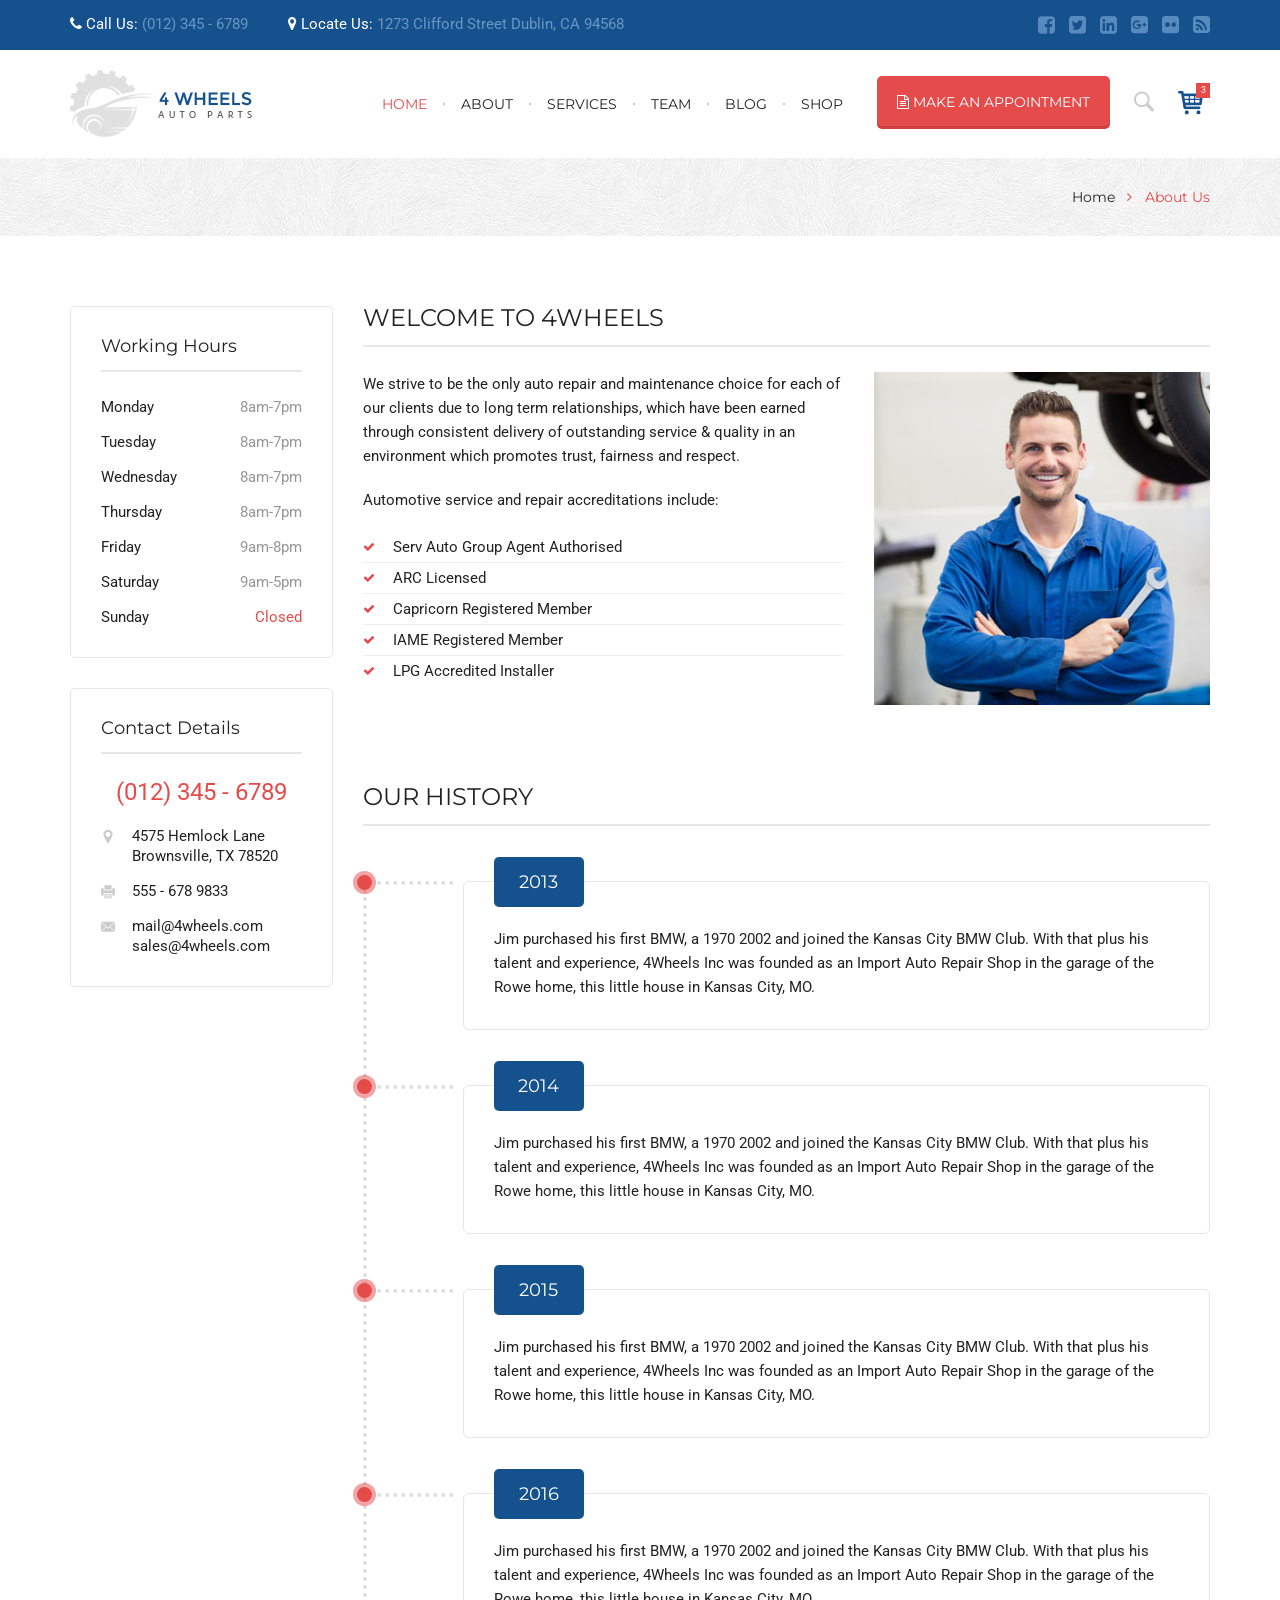
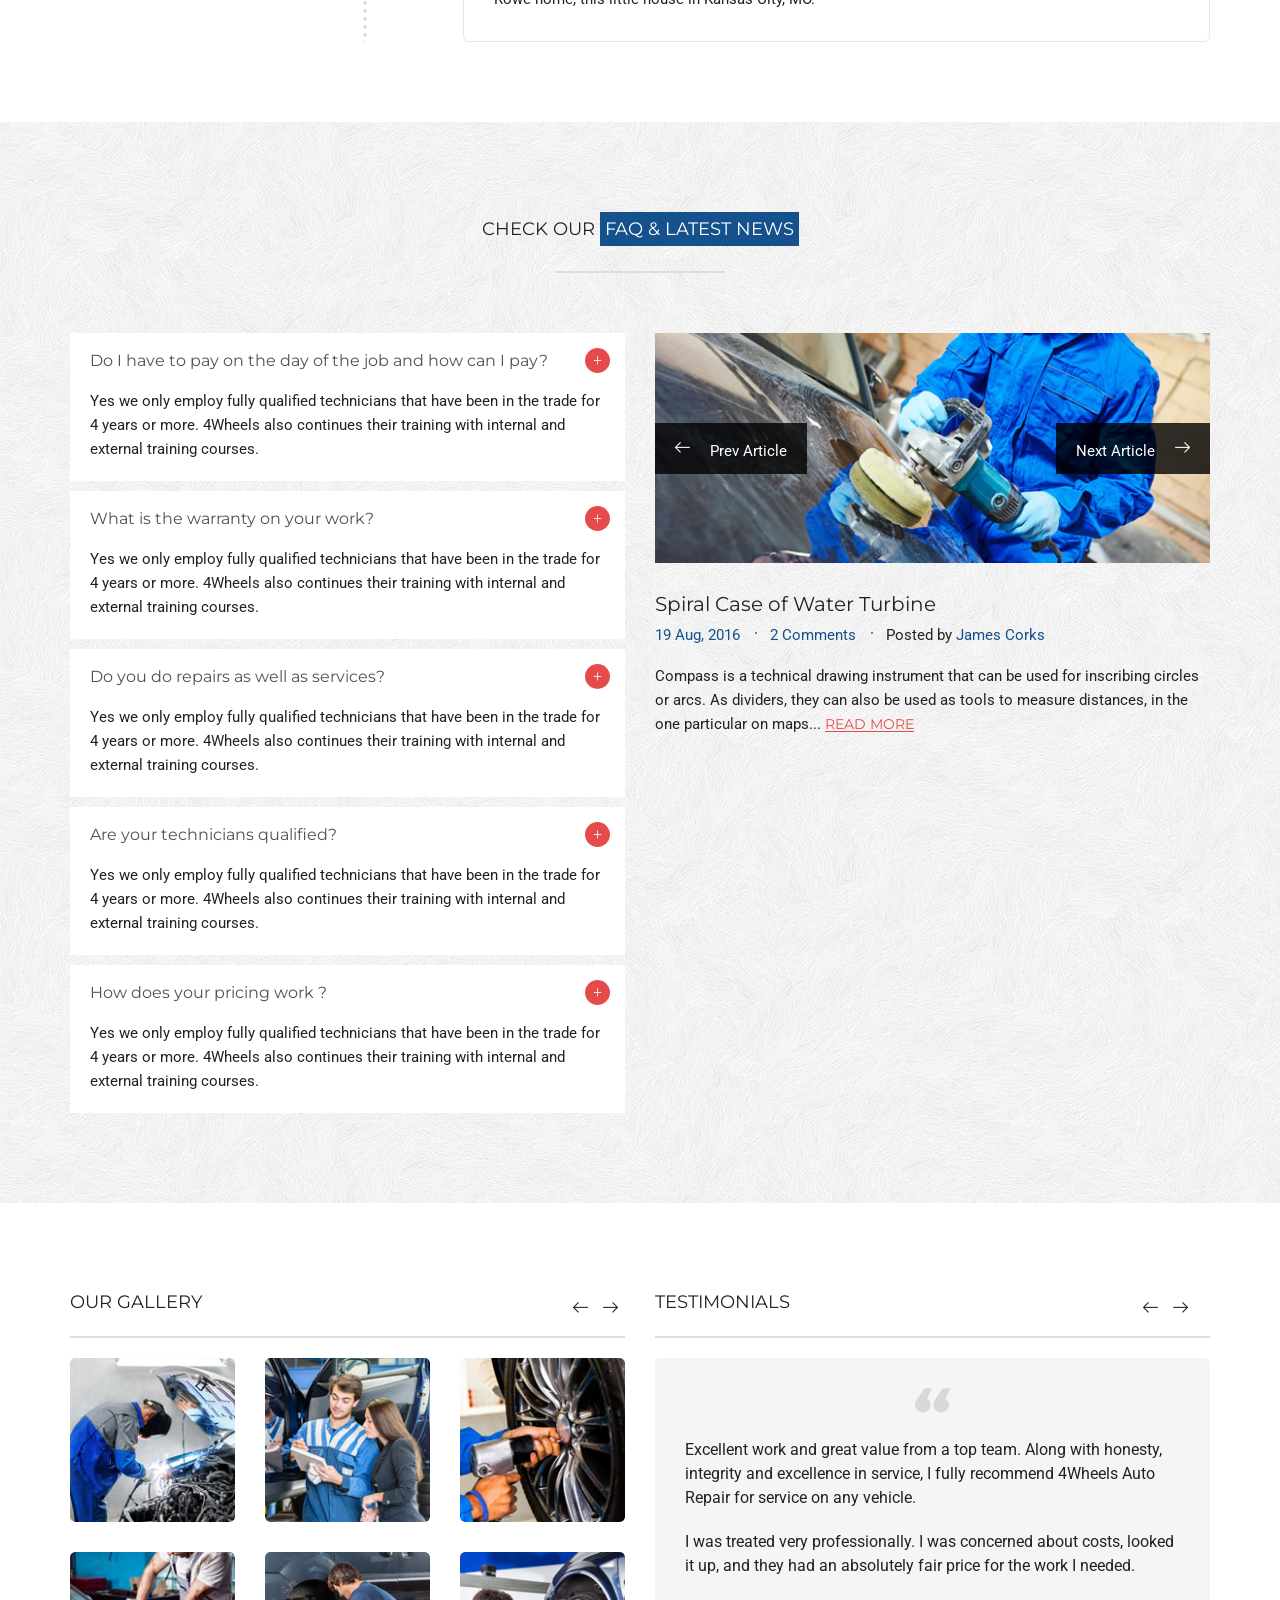
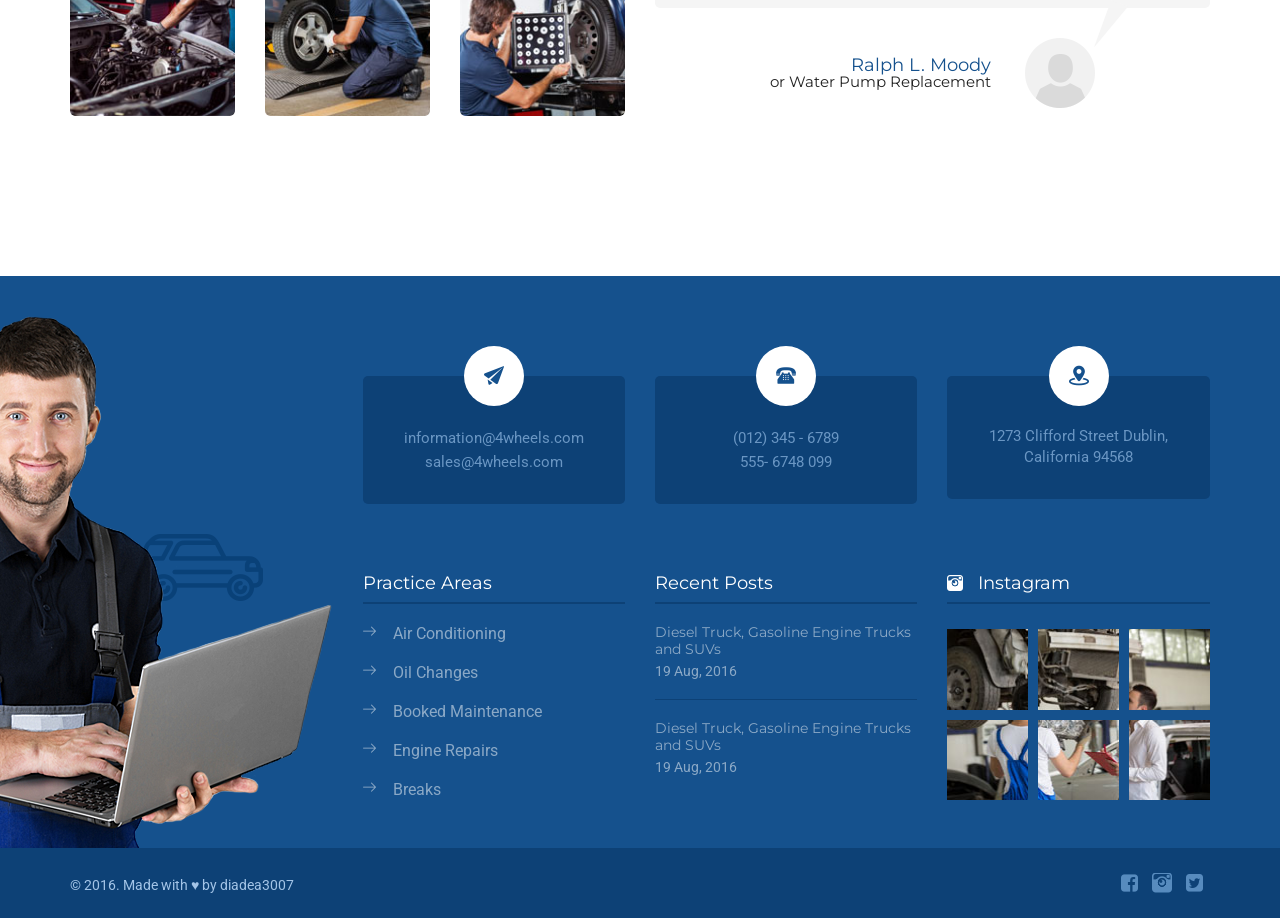
<file: public/aboutus.html>
<!doctype html>
<!--[if lt IE 7]>		<html class="no-js lt-ie9 lt-ie8 lt-ie7" lang="zxx"> <![endif]-->
<!--[if IE 7]>			<html class="no-js lt-ie9 lt-ie8" lang="zxx"> <![endif]-->
<!--[if IE 8]>			<html class="no-js lt-ie9" lang="zxx"> <![endif]-->
<!--[if gt IE 8]><!-->	<html class="no-js" lang="zxx"> <!--<![endif]-->
<head>
	<meta charset="utf-8">
	<meta http-equiv="X-UA-Compatible" content="IE=edge">
	<title>BootStrap HTML5 CSS3 Theme</title>
	<meta name="description" content="">
	<meta name="viewport" content="width=device-width, initial-scale=1">
	<link rel="apple-touch-icon" href="apple-touch-icon.png">
	<link rel="stylesheet" href="css/bootstrap.min.css">
	<link rel="stylesheet" href="css/normalize.css">
	<link rel="stylesheet" href="css/font-awesome.min.css">
	<link rel="stylesheet" href="css/flaticon.css">
	<link rel="stylesheet" href="css/transitions.css">
	<link rel="stylesheet" href="css/jquery-ui.css">
	<link rel="stylesheet" href="css/owl.carousel.css">
	<link rel="stylesheet" href="css/owl.theme.css">
	<link rel="stylesheet" href="css/fullcalendar.css">
	<link rel="stylesheet" href="style.css">
	<link rel="stylesheet" href="css/color.css">
	<link rel="stylesheet" href="css/responsive.css">
	<script src="js/vendor/modernizr-2.8.3-respond-1.4.2.min.js"></script>
</head>
<body>
	<!--[if lt IE 8]>
		<p class="browserupgrade">You are using an <strong>outdated</strong> browser. Please <a href="http://browsehappy.com/">upgrade your browser</a> to improve your experience.</p>
	<![endif]-->
	<!--************************************
			Wrapper Start
	*************************************-->
	<div id="th-wrapper" class="th-wrapper th-haslayout">
		<!--************************************
				Header Start
		*************************************-->
		<header id="th-header" class="th-header th-haslayout">
			<div class="container">
				<div class="row">
					<div class="col-xs-12">
						<div class="th-topbar">
							<ul class="th-contactinfo">
								<li>
									<i class="fa fa-phone"></i>
									<span><em>Call Us:</em> (012) 345 - 6789</span>
								</li>
								<li>
									<i class="fa fa-map-marker"></i>
									<span><em>Locate Us:</em> 1273 Clifford Street Dublin, CA 94568</span>
								</li>
							</ul>
							<ul class="th-socialicons">
								<li><a href="#"><i class="fa fa-facebook-square"></i></a></li>
								<li><a href="#"><i class="fa fa-twitter-square"></i></a></li>
								<li><a href="#"><i class="fa fa-linkedin-square"></i></a></li>
								<li><a href="#"><i class="fa fa-google-plus-square"></i></a></li>
								<li><a href="#"><i class="fa fa-flickr"></i></a></li>
								<li><a href="#"><i class="fa fa-rss-square"></i></a></li>
							</ul>
						</div>
					</div>
				</div>
			</div>
			<div class="th-navigationarea">
				<div class="container">
					<div class="row">
						<div class="col-sm-12 col-xs-12">
							<strong class="th-logo">
								<a href="index.html"><img src="images/logo.png" alt="image description"></a>
							</strong>
							<div class="th-rightbox">
								<a class="th-btn" href="javascript:void(0);" data-toggle="modal" data-target="#th-modalappointment">
									<i class="fa fa-file-text-o"></i>
									<span>make an appointment</span>
								</a>
								<div class="tg-searchdropdown">
									<a id="tg-search" class="tg-btnsearch" href="javascript:void(0)" data-toggle="dropdown" aria-haspopup="true" aria-expanded="false">
										<i class="flaticon-tool"></i>
									</a>
									<div class="tg-dropdownsearch dropdown-menu" aria-labelledby="tg-search">
										<form>
											<fieldset>
												<input type="search" class="form-control" name="search" placeholder="Search">
											</fieldset>
										</form>
									</div>
								</div>
								<div class="dropdown th-minicartdropdown">
									<a href="javascript:void(0);" id="th-minicart" class="th-btnminicart" data-toggle="dropdown" aria-haspopup="true" aria-expanded="false">
										<i class="flaticon-shop"></i>
										<span class="th-badge">3</span>
									</a>
									<div class="dropdown-menu th-minicartcontent" aria-labelledby="th-minicart">
										<span class="th-minicarttitle">You have <em>3 items</em> in the cart</span>
										<ul>
											<li>
												<figure>
													<a href="#">
														<img src="images/thumbnails/img-01.jpg" alt="image description">
													</a>
												</figure>
												<div class="th-minicartproductinfo">
													<div class="th-producttitle">
														<h3><a href="#">Aftermarket Alternator</a></h3>
													</div>
													<div class="th-productrating"><span class="th-stars"><span></span></span></div>
													<div class="th-productprice">
														<span>$25.00</span>
														<del>$30.00</del>
													</div>
												</div>
											</li>
											<li>
												<figure>
													<a href="#">
														<img src="images/thumbnails/img-02.jpg" alt="image description">
													</a>
												</figure>
												<div class="th-minicartproductinfo">
													<div class="th-producttitle">
														<h3><a href="#">Aftermarket Alternator</a></h3>
													</div>
													<div class="th-productrating"><span class="th-stars"><span></span></span></div>
													<div class="th-productprice">
														<span>$25.00</span>
														<del>$30.00</del>
													</div>
												</div>
											</li>
											<li>
												<figure>
													<a href="#">
														<img src="images/thumbnails/img-03.jpg" alt="image description">
													</a>
												</figure>
												<div class="th-minicartproductinfo">
													<div class="th-producttitle">
														<h3><a href="#">Aftermarket Alternator</a></h3>
													</div>
													<div class="th-productrating"><span class="th-stars"><span></span></span></div>
													<div class="th-productprice">
														<span>$25.00</span>
														<del>$30.00</del>
													</div>
												</div>
											</li>
										</ul>
										<div class="th-minicarttotal">
											<span class="th-totalamount">Subtotal: $1343</span>
											<a class="th-btn" href="#">checkout</a>
										</div>
									</div>
								</div>
							</div>
							<nav id="th-nav" class="th-nav">
								<div class="navbar-header">
									<button type="button" class="navbar-toggle collapsed" data-toggle="collapse" data-target="#th-navigation" aria-expanded="false">
										<span class="sr-only">Toggle navigation</span>
										<span class="icon-bar"></span>
										<span class="icon-bar"></span>
										<span class="icon-bar"></span>
									</button>
								</div>
								<div class="th-navigation collapse navbar-collapse" id="th-navigation">
									<ul>
										<li class="th-hasddropdown th-active">
											<a href="#">home</a>
											<ul class="th-dropdownmenu">
												<li><a href="index.html">Index verision One</a></li>
												<li><a href="index-header2.html">Index verision Two</a></li>
												<li><a href="index2.html">Index verision Three</a></li>
												<li class="th-hasddropdown">
													<a href="index2.html">Other Pages</a>
													<ul class="th-dropdownmenu">
														<li><a href="ourteam.html">shortcodes</a></li>
														<li><a href="ourteam-v2.html">slider verision One</a></li>
														<li><a href="team-detail.html">slider verision One</a></li>
														<li><a href="team-detail.html">commingsoon</a></li>
														<li><a href="team-detail.html">contact us</a></li>
														<li><a href="team-detail.html">Header Footer verision</a></li>
													</ul>
												</li>
											</ul>
										</li>
										<li><a href="aboutus.html">about</a></li>
										<li><a href="services.html">services</a></li>
										<li class="th-hasddropdown">
											<a href="#">team</a>
											<ul class="th-dropdownmenu">
												<li><a href="ourteam.html">Team verision One</a></li>
												<li><a href="ourteam-v2.html">Team verision Two</a></li>
												<li><a href="team-detail.html">Team Detail</a></li>
											</ul>
										</li>
										<li class="th-hasddropdown">
											<a href="#">blog</a>
											<ul class="th-dropdownmenu">
												<li><a href="bloglist.html">Blog list</a></li>
												<li><a href="bloggrid.html">blog grid</a></li>
												<li><a href="postsingle.html">Blog detail</a></li>
											</ul>
										</li>
										<li class="th-hasddropdown">
											<a href="#">shop</a>
											<ul class="th-dropdownmenu">
												<li><a href="shop.html">shop</a></li>
												<li><a href="product-single.html">Product Detail</a></li>
											</ul>
										</li>
									</ul>
								</div>
							</nav>
						</div>
					</div>
				</div>
			</div>
		</header>
		<!--************************************
				Header End
		*************************************-->
		<!--************************************
				Inner Page Banner End
		*************************************-->
		<div id="th-innerbanner" class="th-innerbanner">
			<div class="container">
				<div class="row">
					<div class="col-sm-12 col-xs-12">
						<ol class="th-breadcrumb">
							<li><a href="#">home</a></li>
							<li class="th-active">about us</li>
						</ol>
					</div>
				</div>
			</div>
		</div>
		<!--************************************
				Inner Page Banner End
		*************************************-->
		<!--************************************
				Main Start
		*************************************-->
		<main id="th-main" class="th-main th-haslayout">
			<!--************************************
					Welcome Start
			*************************************-->
			<div class="container">
				<div class="row">
					<div id="th-comments" class="th-twocolumns">
						<div class="col-md-9 col-sm-12 col-xs-12 pull-right">
							<div id="th-content" class="th-content">
								<div class="th-about4wheel">
									<div class="th-holder">
										<div class="th-title">
											<h2>Welcome to 4wheels</h2>
										</div>
										<div class="row">
											<div class="col-sm-7">
												<div class="th-description">
													<p>We strive to be the only auto repair and maintenance choice for each of our clients due to long term relationships, which have been earned through consistent delivery of outstanding service &amp; quality in an environment which promotes trust, fairness and respect.</p>
													<p>Automotive service and repair accreditations include:</p>
												</div>
												<ul class="th-list th-listtick">
													<li><a href="#">Serv Auto Group Agent Authorised</a></li>
													<li><a href="#">ARC Licensed</a></li>
													<li><a href="#">Capricorn Registered Member</a></li>
													<li><a href="#">IAME Registered Member</a></li>
													<li><a href="#">LPG Accredited Installer</a></li>
												</ul>
											</div>
											<div class="col-sm-5">
												<figure class="th-imgbox">
													<img src="images/img-01.jpg" alt="image description">
												</figure>
											</div>
										</div>
										<div class="th-history4wheel">
											<div class="th-title">
												<h2>Our History</h2>
											</div>
											<ul class="th-listhistor">
												<li>
													<div class="th-textarea">
														<span class="th-year">2013</span>
														<div class="th-description">
															<p>Jim purchased his first BMW, a 1970 2002 and joined the Kansas City BMW Club. With that plus his talent and experience, 4Wheels Inc was founded as an Import Auto Repair Shop in the garage of the Rowe home, this little house in Kansas City, MO.</p>
														</div>
													</div>
												</li>
												<li>
													<div class="th-textarea">
														<span class="th-year">2014</span>
														<div class="th-description">
															<p>Jim purchased his first BMW, a 1970 2002 and joined the Kansas City BMW Club. With that plus his talent and experience, 4Wheels Inc was founded as an Import Auto Repair Shop in the garage of the Rowe home, this little house in Kansas City, MO.</p>
														</div>
													</div>
												</li>
												<li>
													<div class="th-textarea">
														<span class="th-year">2015</span>
														<div class="th-description">
															<p>Jim purchased his first BMW, a 1970 2002 and joined the Kansas City BMW Club. With that plus his talent and experience, 4Wheels Inc was founded as an Import Auto Repair Shop in the garage of the Rowe home, this little house in Kansas City, MO.</p>
														</div>
													</div>
												</li>
												<li>
													<div class="th-textarea">
														<span class="th-year">2016</span>
														<div class="th-description">
															<p>Jim purchased his first BMW, a 1970 2002 and joined the Kansas City BMW Club. With that plus his talent and experience, 4Wheels Inc was founded as an Import Auto Repair Shop in the garage of the Rowe home, this little house in Kansas City, MO.</p>
														</div>
													</div>
												</li>
											</ul>
										</div>
									</div>
								</div>
							</div>
						</div>
						<div class="col-md-3 col-sm-12 col-xs-12 pull-left">
							<aside id="th-sidebar" class="th-sidebar">
								<div class="th-widget">
									<div class="th-widgettitle">
										<h3>Working Hours</h3>
									</div>
									<div class="th-widgetcontent th-widgettiming">
										<ul>
											<li>
												<span>Monday</span>
												<span>8am-7pm</span>
											</li>
											<li>
												<span>Tuesday</span>
												<span>8am-7pm</span>
											</li>
											<li>
												<span>Wednesday</span>
												<span>8am-7pm</span>
											</li>
											<li>
												<span>Thursday</span>
												<span>8am-7pm</span>
											</li>
											<li>
												<span>Friday</span>
												<span>9am-8pm</span>
											</li>
											<li>
												<span>Saturday</span>
												<span>9am-5pm</span>
											</li>
											<li>
												<span>Sunday</span>
												<span>Closed</span>
											</li>
										</ul>
									</div>
								</div>
								<div class="th-widget">
									<div class="th-widgettitle">
										<h3>Contact Details</h3>
									</div>
									<div class="th-widgetcontent th-widgetaddress">
										<strong>(012) 345 - 6789</strong>
										<ul>
											<li>
												<i class="flaticon-location"></i>
												<em>4575 Hemlock Lane Brownsville, TX 78520</em>
											</li>
											<li>
												<i class="flaticon-technology-4"></i>
												<em>555 - 678 9833</em>
											</li>
											<li>
												<i class="flaticon-web"></i>
												<em>
													<a href="mail@4wheels.com">mail@4wheels.com</a>
													<a href="sales@4wheels.com">sales@4wheels.com</a>
												</em>
											</li>
										</ul>
									</div>
								</div>
							</aside>
						</div>
					</div>
				</div>
			</div>
			<!--************************************
					Welcome End
			*************************************-->
			<!--************************************
					FAQ And News Start
			*************************************-->
			<section class="th-main-section th-haslayout th-bgpattran">
				<div class="container">
					<div class="row">
						<div class="col-sm-8 col-sm-offset-2 col-xs-12">
							<div class="th-sectionheading">
								<h2>Check Our <span>FAQ &amp; Latest News</span></h2>
							</div>
						</div>
						<div class="th-faqandlatestnews">
							<div class="col-md-6 col-sm-12 col-xs-12">
								<div class="th-faq">
									<div id="th-accordion" class="th-accordion">
										<div class="th-panel">
											<h4>Do I have to pay on the day of the job and how can I pay?</h4>
											<div class="th-panelcontent">
												<div class="th-description">
													<p>Yes we only employ fully qualified technicians that have been in the trade for 4 years or more. 4Wheels also continues their training with internal and external training courses.</p>
												</div>
											</div>
										</div>
										<div class="th-panel">
											<h4>What is the warranty on your work?</h4>
											<div class="th-panelcontent">
												<div class="th-description">
													<p>Yes we only employ fully qualified technicians that have been in the trade for 4 years or more. 4Wheels also continues their training with internal and external training courses.</p>
												</div>
											</div>
										</div>
										<div class="th-panel">
											<h4>Do you do repairs as well as services?</h4>
											<div class="th-panelcontent">
												<div class="th-description">
													<p>Yes we only employ fully qualified technicians that have been in the trade for 4 years or more. 4Wheels also continues their training with internal and external training courses.</p>
												</div>
											</div>
										</div>
										<div class="th-panel">
											<h4>Are your technicians qualified?</h4>
											<div class="th-panelcontent">
												<div class="th-description">
													<p>Yes we only employ fully qualified technicians that have been in the trade for 4 years or more. 4Wheels also continues their training with internal and external training courses.</p>
												</div>
											</div>
										</div>
										<div class="th-panel">
											<h4>How does your pricing work ?</h4>
											<div class="th-panelcontent">
												<div class="th-description">
													<p>Yes we only employ fully qualified technicians that have been in the trade for 4 years or more. 4Wheels also continues their training with internal and external training courses.</p>
												</div>
											</div>
										</div>
									</div>
								</div>
							</div>
							<div class="col-md-6 col-sm-12 col-xs-12">
								<div id="th-latestnewsslider" class="th-latestnewsslider th-latestnews">
									<div class="item">
										<article class="th-post">
											<figure class="th-postimg"><a href="#"><img src="images/blogpost/img-01.jpg" alt="image description"></a></figure>
											<div class="th-postcontent">
												<div class="th-posttitle">
													<h3><a href="#">Spiral Case of Water Turbine</a></h3>
												</div>
												<ul class="th-postmetadata">
													<li><time datetime="2015-12-12"><a href="#">19 Aug, 2016</a></time></li>
													<li><a href="#">2 Comments</a></li>
													<li>Posted by <a href="#">James Corks</a></li>
												</ul>
												<div class="th-description">
													<p>Compass is a technical drawing instrument that can be used for inscribing circles or arcs. As dividers, they can also be used as tools to measure distances, in the one particular on maps... <a class="th-btnreadmore" href="#">Read More</a></p>
												</div>
											</div>
										</article>
									</div>
									<div class="item">
										<article class="th-post">
											<figure class="th-postimg"><a href="#"><img src="images/blogpost/img-01.jpg" alt="image description"></a></figure>
											<div class="th-postcontent">
												<div class="th-posttitle">
													<h3><a href="#">Spiral Case of Water Turbine</a></h3>
												</div>
												<ul class="th-postmetadata">
													<li><time datetime="2015-12-12"><a href="#">19 Aug, 2016</a></time></li>
													<li><a href="#">2 Comments</a></li>
													<li>Posted by <a href="#">James Corks</a></li>
												</ul>
												<div class="th-description">
													<p>Compass is a technical drawing instrument that can be used for inscribing circles or arcs. As dividers, they can also be used as tools to measure distances, in the one particular on maps... <a class="th-btnreadmore" href="#">Read More</a></p>
												</div>
											</div>
										</article>
									</div>
									<div class="item">
										<article class="th-post">
											<figure class="th-postimg"><a href="#"><img src="images/blogpost/img-01.jpg" alt="image description"></a></figure>
											<div class="th-postcontent">
												<div class="th-posttitle">
													<h3><a href="#">Spiral Case of Water Turbine</a></h3>
												</div>
												<ul class="th-postmetadata">
													<li><time datetime="2015-12-12"><a href="#">19 Aug, 2016</a></time></li>
													<li><a href="#">2 Comments</a></li>
													<li>Posted by <a href="#">James Corks</a></li>
												</ul>
												<div class="th-description">
													<p>Compass is a technical drawing instrument that can be used for inscribing circles or arcs. As dividers, they can also be used as tools to measure distances, in the one particular on maps... <a class="th-btnreadmore" href="#">Read More</a></p>
												</div>
											</div>
										</article>
									</div>
								</div>
							</div>
						</div>
					</div>
				</div>
			</section>
			<!--************************************
					FAQ And News End
			*************************************-->
			<!--************************************
					Gallery Testimonials Start
			*************************************-->
			<section class="th-main-section th-haslayout">
				<div class="container">
					<div class="row">
						<div class="th-ourgallerytestimonials">
							<div class="col-sm-6">
								<div class="th-sectionheading th-fullsectionheading">
									<h2>Our Gallery</h2>
								</div>
								<div id="th-galleryslider" class="th-galleryslider th-gallery th-simplenav">
									<div class="item">
										<figure><a href="#"><img src="images/gallery/img-01.jpg" alt="image description"></a></figure>
										<figure><a href="#"><img src="images/gallery/img-02.jpg" alt="image description"></a></figure>
										<figure><a href="#"><img src="images/gallery/img-03.jpg" alt="image description"></a></figure>
										<figure><a href="#"><img src="images/gallery/img-04.jpg" alt="image description"></a></figure>
										<figure><a href="#"><img src="images/gallery/img-05.jpg" alt="image description"></a></figure>
										<figure><a href="#"><img src="images/gallery/img-06.jpg" alt="image description"></a></figure>
									</div>
									<div class="item">
										<figure><a href="#"><img src="images/gallery/img-01.jpg" alt="image description"></a></figure>
										<figure><a href="#"><img src="images/gallery/img-02.jpg" alt="image description"></a></figure>
										<figure><a href="#"><img src="images/gallery/img-03.jpg" alt="image description"></a></figure>
										<figure><a href="#"><img src="images/gallery/img-04.jpg" alt="image description"></a></figure>
										<figure><a href="#"><img src="images/gallery/img-05.jpg" alt="image description"></a></figure>
										<figure><a href="#"><img src="images/gallery/img-06.jpg" alt="image description"></a></figure>
									</div>
									<div class="item">
										<figure><a href="#"><img src="images/gallery/img-01.jpg" alt="image description"></a></figure>
										<figure><a href="#"><img src="images/gallery/img-02.jpg" alt="image description"></a></figure>
										<figure><a href="#"><img src="images/gallery/img-03.jpg" alt="image description"></a></figure>
										<figure><a href="#"><img src="images/gallery/img-04.jpg" alt="image description"></a></figure>
										<figure><a href="#"><img src="images/gallery/img-05.jpg" alt="image description"></a></figure>
										<figure><a href="#"><img src="images/gallery/img-06.jpg" alt="image description"></a></figure>
									</div>
								</div>
							</div>
							<div class="col-sm-6">
								<div class="th-sectionheading th-fullsectionheading">
									<h2>Testimonials</h2>
								</div>
								<div id="th-testimonialsslidertwo" class="th-testimonialsslidertwo th-testimonialsvtwo th-simplenav">
									<div class="item">
										<div class="th-testimonial">
											<div class="th-description">
												<blockquote><q>
													<p>Excellent work and great value from a top team. Along with honesty, integrity and excellence in service, I fully recommend 4Wheels Auto Repair for service on any vehicle.</p>
													<p>I was treated very professionally. I was concerned about costs, looked it up, and they had an absolutely fair price for the work I needed.</p>
												</q></blockquote>
											</div>
											<div class="th-testimonialcontent">
												<div class="th-authorinfo">
													<h3>Ralph L. Moody</h3>
													<span class="th-clientname">or Water Pump Replacement</span>
												</div>
												<figure><a href="#"><img src="images/author/img-01.png" alt="image description"></a></figure>
											</div>
										</div>
									</div>
									<div class="item">
										<div class="th-testimonial">
											<div class="th-description">
												<blockquote><q>
													<p>Excellent work and great value from a top team. Along with honesty, integrity and excellence in service, I fully recommend 4Wheels Auto Repair for service on any vehicle.</p>
													<p>I was treated very professionally. I was concerned about costs, looked it up, and they had an absolutely fair price for the work I needed.</p>
												</q></blockquote>
											</div>
											<div class="th-testimonialcontent">
												<div class="th-authorinfo">
													<h3>Ralph L. Moody</h3>
													<span class="th-clientname">or Water Pump Replacement</span>
												</div>
												<figure><a href="#"><img src="images/author/img-01.png" alt="image description"></a></figure>
											</div>
										</div>
									</div>
									<div class="item">
										<div class="th-testimonial">
											<div class="th-description">
												<blockquote><q>
													<p>Excellent work and great value from a top team. Along with honesty, integrity and excellence in service, I fully recommend 4Wheels Auto Repair for service on any vehicle.</p>
													<p>I was treated very professionally. I was concerned about costs, looked it up, and they had an absolutely fair price for the work I needed.</p>
												</q></blockquote>
											</div>
											<div class="th-testimonialcontent">
												<div class="th-authorinfo">
													<h3>Ralph L. Moody</h3>
													<span class="th-clientname">or Water Pump Replacement</span>
												</div>
												<figure><a href="#"><img src="images/author/img-01.png" alt="image description"></a></figure>
											</div>
										</div>
									</div>
									<div class="item">
										<div class="th-testimonial">
											<div class="th-description">
												<blockquote><q>
													<p>Excellent work and great value from a top team. Along with honesty, integrity and excellence in service, I fully recommend 4Wheels Auto Repair for service on any vehicle.</p>
													<p>I was treated very professionally. I was concerned about costs, looked it up, and they had an absolutely fair price for the work I needed.</p>
												</q></blockquote>
											</div>
											<div class="th-testimonialcontent">
												<div class="th-authorinfo">
													<h3>Ralph L. Moody</h3>
													<span class="th-clientname">or Water Pump Replacement</span>
												</div>
												<figure><a href="#"><img src="images/author/img-01.png" alt="image description"></a></figure>
											</div>
										</div>
									</div>
								</div>
							</div>
						</div>
					</div>
				</div>
			</section>
			<!--************************************
					Gallery Testimonials End
			*************************************-->
		</main>
		<!--************************************
				Main End
		*************************************-->
		<!--************************************
				Footer Start
		*************************************-->
		<footer id="th-footer" class="th-footer th-haslayout">
			<div class="container">
				<div class="row">
					<div class="th-fourcolumns">
						<div class="col-md-3 col-sm-12 col-xs-12 hidden-sm hidden-xs">
							<div class="th-fcol">
								<figure><img src="images/img-01.png" alt="image description"></figure>
							</div>
						</div>
						<div class="col-md-9 col-sm-12 col-xs-12">
							<div class="row">
								<div class="th-addressbox">
									<div class="col-sm-4">
										<div class="th-address">
											<span class="th-icon"><i class="flaticon-symbol"></i></span>
											<span class="th-email"><a href="information@4wheels.com">information@4wheels.com</a></span>
											<span class="th-email"><a href="sales@4wheels.com">sales@4wheels.com</a></span>
										</div>
									</div>
									<div class="col-sm-4">
										<div class="th-address">
											<span class="th-icon"><i class="flaticon-technology-3"></i></span>
											<span class="th-email">(012) 345 - 6789</span>
											<span class="th-email">555- 6748 099</span>
										</div>
									</div>
									<div class="col-sm-4">
										<div class="th-address">
											<span class="th-icon"><i class="flaticon-location-1"></i></span>
											<address>1273 Clifford Street Dublin, California 94568</address>
										</div>
									</div>
								</div>
								<div class="col-sm-4">
									<div class="th-fcol th-widget">
										<div class="th-bordertitle">
											<h3>Practice Areas</h3>
										</div>
										<ul class="th-practicearea">
											<li><a href="#">Air Conditioning</a></li>
											<li><a href="#">Oil Changes</a></li>
											<li><a href="#">Booked Maintenance</a></li>
											<li><a href="#">Engine Repairs</a></li>
											<li><a href="#">Breaks</a></li>
										</ul>
									</div>
								</div>
								<div class="col-sm-4">
									<div class="th-fcol th-widget">
										<div class="th-bordertitle">
											<h3>Recent Posts</h3>
										</div>
										<ul class="th-recentposts">
											<li>
												<h4><a href="#">Diesel Truck, Gasoline Engine Trucks and SUVs</a></h4>
												<time datetime="2016-10-10">19 Aug, 2016</time>
											</li>
											<li>
												<h4><a href="#">Diesel Truck, Gasoline Engine Trucks and SUVs</a></h4>
												<time datetime="2016-10-10">19 Aug, 2016</time>
											</li>
										</ul>
									</div>
								</div>
								<div class="col-sm-4">
									<div class="th-fcol th-widget">
										<div class="th-bordertitle">
											<h3><i class="flaticon-icon-1394"></i>Instagram</h3>
										</div>
										<ul class="th-instagramgallery">
											<li><figure><a href="#"><img src="images/thumbnails/img-04.jpg" alt="image description"></a></figure></li>
											<li><figure><a href="#"><img src="images/thumbnails/img-05.jpg" alt="image description"></a></figure></li>
											<li><figure><a href="#"><img src="images/thumbnails/img-06.jpg" alt="image description"></a></figure></li>
											<li><figure><a href="#"><img src="images/thumbnails/img-07.jpg" alt="image description"></a></figure></li>
											<li><figure><a href="#"><img src="images/thumbnails/img-08.jpg" alt="image description"></a></figure></li>
											<li><figure><a href="#"><img src="images/thumbnails/img-09.jpg" alt="image description"></a></figure></li>
										</ul>
									</div>
								</div>
							</div>
						</div>
					</div>
				</div>
			</div>
			<div class="th-footerbar">
				<div class="container">
					<div class="row">
						<div class="col-sm-12 col-xs-12">
							<span class="th-copyright">&copy; 2016. Made with &hearts; by diadea3007</span>
							<ul class="th-socialicons">
								<li><a href="#"><i class="fa fa-facebook-square"></i></a></li>
								<li><a href="#"><i class="flaticon-icon-1394"></i></a></li>
								<li><a href="#"><i class="fa fa-twitter-square"></i></a></li>
							</ul>
						</div>
					</div>
				</div>
			</div>
		</footer>
		<!--************************************
				Footer End
		*************************************-->
	</div>
	<!--************************************
			Wrapper End
	*************************************-->
	<!--************************************
			LightBox Start
	*************************************-->
	<div class="modal fade th-modalappointment" id="th-modalappointment" tabindex="-1" role="dialog" aria-labelledby="myModalLabel">
		<div class="modal-dialog th-modaldialogappointment" role="document">
			<div class="modal-content th-modalcontentappointment">
				<button type="button" class="close" data-dismiss="modal" aria-label="Close"><span aria-hidden="true">&times;</span></button>
				<div class="th-sectionheading">
					<h2>AUTOMOTIVE MAINTENANCe <span>SERVICE &amp; REPAIR</span></h2>
				</div>
				<form id="th-formappointment" class="th-formappointment th-formstylone">
					<fieldset>
						<h3>Request Appointment For</h3>
						<div class="row">
							<div class="col-sm-6">
								<div class="form-group">
									<label>First Name:</label>
									<input type="text" class="form-control" name="firstname">
								</div>
								<div class="form-group">
									<label>Last Name:</label>
									<input type="text" class="form-control" name="lastname">
								</div>
								<div class="form-group">
									<div class="th-fieldtitle">Preferred Contact Method:</div>
									<span class="th-select">
										<select>
											<option>Any</option>
											<option>Any</option>
											<option>Any</option>
										</select>
									</span>
								</div>
								<div class="form-group">
									<div class="th-fieldtitle">Vehicle:</div>
									<span class="th-select">
										<select>
											<option>Type, Year, Make &amp; Model</option>
											<option>Type, Year, Make &amp; Model</option>
											<option>Type, Year, Make &amp; Model</option>
										</select>
									</span>
								</div>
							</div>
							<div class="col-sm-6">
								<div class="form-group">
									<label>Phone:</label>
									<input type="text" class="form-control" name="phone">
								</div>
								<div class="form-group">
									<label>Email:</label>
									<input type="email" class="form-control" name="email">
								</div>
								<div class="form-group">
									<div class="th-oprationhour">
										<h4>Hours of Operation</h4>
										<div class="th-timing">
											<span>Mon-Fri: 8am-6pm</span>
											<span>Saturday: By Appointment</span>
											<div class="th-holiday"><span>Sunday: </span><span>Closed</span></div>
										</div>
									</div>
								</div>
							</div>
						</div>
					</fieldset>
					<fieldset>
						<h3>What Time Would You Like to Drop Off Your Vehicle?</h3>
						<div class="row">
							<div class="col-sm-6">
								<div class="form-group">
									<label>Select Date:</label>
									<input type="text" class="form-control" name="firstname">
								</div>
							</div>
							<div class="col-sm-6">
								<div class="form-group">
									<label>Select Time:</label>
									<input type="text" class="form-control" name="phone">
								</div>
							</div>
						</div>
					</fieldset>
					<fieldset>
						<h3>Service Requested</h3>
						<div class="form-group"><textarea class="form-control" placeholder="Include any comments / special requests"></textarea></div>
					</fieldset>
					<button type="submit" class="th-btn">
						<i class="fa fa-file-text-o"></i>
						<span>book an appointment</span>
					</button>
				</form>
			</div>
		</div>
	</div>
	<!--************************************
			LightBox End
	*************************************-->
	<script src="js/vendor/jquery-library.min.js"></script>
	<script src="js/vendor/bootstrap.min.js"></script>
	<script src="http://maps.google.com/maps/api/js?key=AIzaSyCR-KEWAVCn52mSdeVeTqZjtqbmVJyfSus&language=en"></script>
	<script src="js/owl.carousel.min.js"></script>
	<script src="js/finalcountdown.js"></script>
	<script src="js/parallax.min.js"></script>
	<script src="js/jquery-ui.js"></script>
	<script src="js/gmap3.js"></script>
	<script src="js/moment.min.js"></script>
	<script src="js/fullcalendar.min.js"></script>
	<script src="js/function.js"></script>
</body>
</html>
</file>
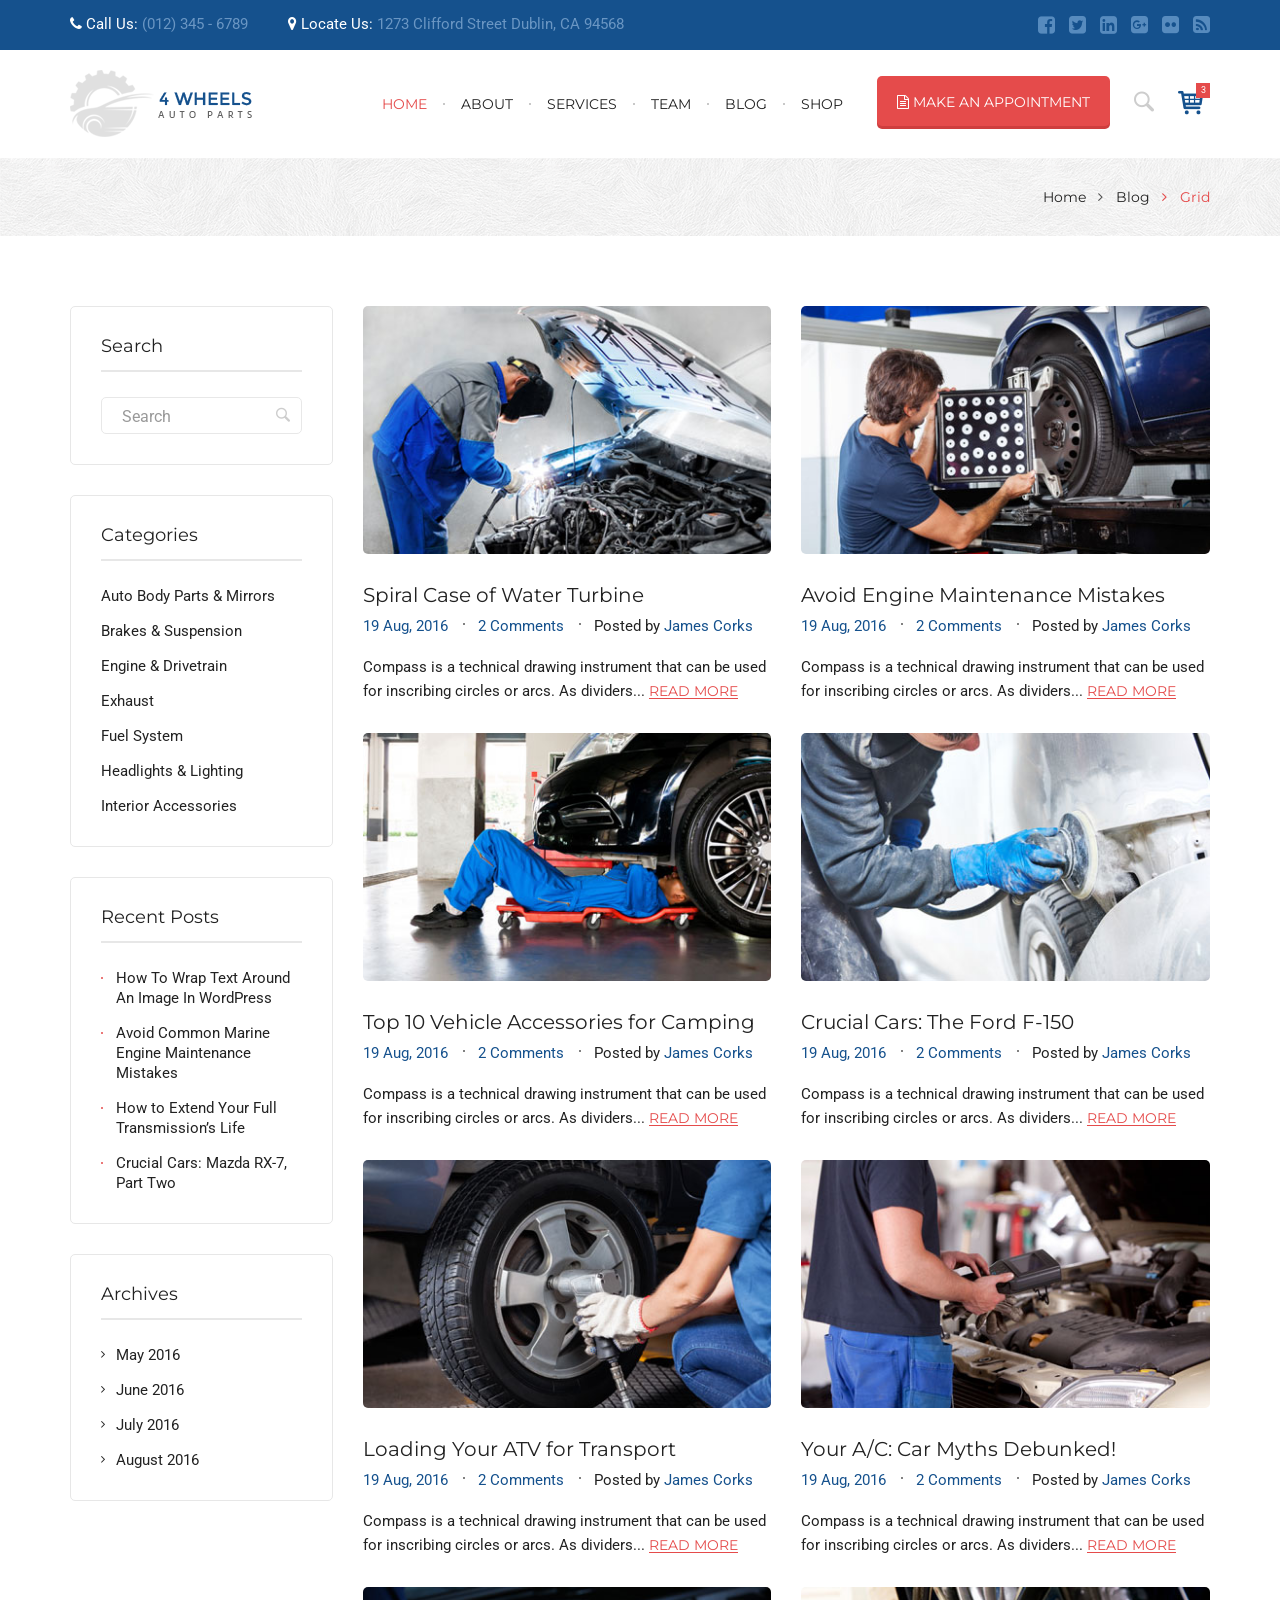
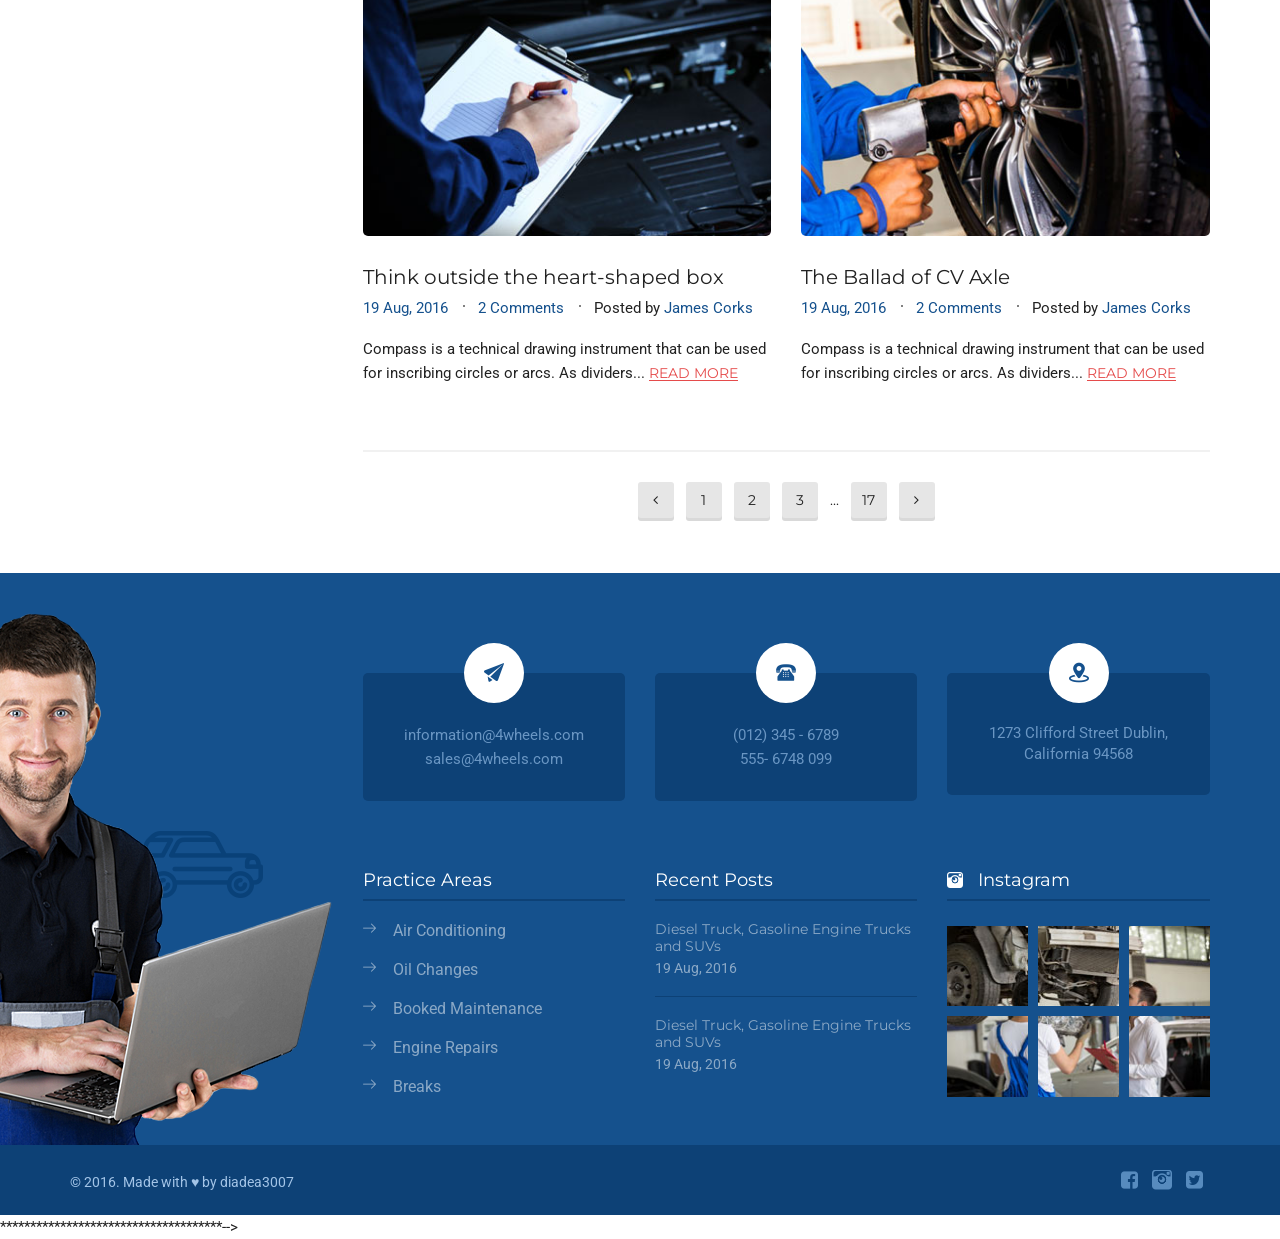
<file: public/bloggrid.html>
<!doctype html>
<!--[if lt IE 7]>		<html class="no-js lt-ie9 lt-ie8 lt-ie7" lang="zxx"> <![endif]-->
<!--[if IE 7]>			<html class="no-js lt-ie9 lt-ie8" lang="zxx"> <![endif]-->
<!--[if IE 8]>			<html class="no-js lt-ie9" lang="zxx"> <![endif]-->
<!--[if gt IE 8]><!-->	<html class="no-js" lang="zxx"> <!--<![endif]-->
<head>
	<meta charset="utf-8">
	<meta http-equiv="X-UA-Compatible" content="IE=edge">
	<title>BootStrap HTML5 CSS3 Theme</title>
	<meta name="description" content="">
	<meta name="viewport" content="width=device-width, initial-scale=1">
	<link rel="apple-touch-icon" href="apple-touch-icon.png">
	<link rel="stylesheet" href="css/bootstrap.min.css">
	<link rel="stylesheet" href="css/normalize.css">
	<link rel="stylesheet" href="css/font-awesome.min.css">
	<link rel="stylesheet" href="css/flaticon.css">
	<link rel="stylesheet" href="css/transitions.css">
	<link rel="stylesheet" href="css/jquery-ui.css">
	<link rel="stylesheet" href="css/owl.carousel.css">
	<link rel="stylesheet" href="css/owl.theme.css">
	<link rel="stylesheet" href="css/fullcalendar.css">
	<link rel="stylesheet" href="style.css">
	<link rel="stylesheet" href="css/color.css">
	<link rel="stylesheet" href="css/responsive.css">
	<script src="js/vendor/modernizr-2.8.3-respond-1.4.2.min.js"></script>
</head>
<body>
	<!--[if lt IE 8]>
		<p class="browserupgrade">You are using an <strong>outdated</strong> browser. Please <a href="http://browsehappy.com/">upgrade your browser</a> to improve your experience.</p>
	<![endif]-->
	<!--************************************
			Wrapper Start
	*************************************-->
	<div id="th-wrapper" class="th-wrapper th-haslayout">
		<!--************************************
				Header Start
		*************************************-->
		<header id="th-header" class="th-header th-haslayout">
			<div class="container">
				<div class="row">
					<div class="col-xs-12">
						<div class="th-topbar">
							<ul class="th-contactinfo">
								<li>
									<i class="fa fa-phone"></i>
									<span><em>Call Us:</em> (012) 345 - 6789</span>
								</li>
								<li>
									<i class="fa fa-map-marker"></i>
									<span><em>Locate Us:</em> 1273 Clifford Street Dublin, CA 94568</span>
								</li>
							</ul>
							<ul class="th-socialicons">
								<li><a href="#"><i class="fa fa-facebook-square"></i></a></li>
								<li><a href="#"><i class="fa fa-twitter-square"></i></a></li>
								<li><a href="#"><i class="fa fa-linkedin-square"></i></a></li>
								<li><a href="#"><i class="fa fa-google-plus-square"></i></a></li>
								<li><a href="#"><i class="fa fa-flickr"></i></a></li>
								<li><a href="#"><i class="fa fa-rss-square"></i></a></li>
							</ul>
						</div>
					</div>
				</div>
			</div>
			<div class="th-navigationarea">
				<div class="container">
					<div class="row">
						<div class="col-sm-12 col-xs-12">
							<strong class="th-logo">
								<a href="index.html"><img src="images/logo.png" alt="image description"></a>
							</strong>
							<div class="th-rightbox">
								<a class="th-btn" href="javascript:void(0);" data-toggle="modal" data-target="#th-modalappointment">
									<i class="fa fa-file-text-o"></i>
									<span>make an appointment</span>
								</a>
								<div class="tg-searchdropdown">
									<a id="tg-search" class="tg-btnsearch" href="javascript:void(0)" data-toggle="dropdown" aria-haspopup="true" aria-expanded="false">
										<i class="flaticon-tool"></i>
									</a>
									<div class="tg-dropdownsearch dropdown-menu" aria-labelledby="tg-search">
										<form>
											<fieldset>
												<input type="search" class="form-control" name="search" placeholder="Search">
											</fieldset>
										</form>
									</div>
								</div>
								<div class="dropdown th-minicartdropdown">
									<a href="javascript:void(0);" id="th-minicart" class="th-btnminicart" data-toggle="dropdown" aria-haspopup="true" aria-expanded="false">
										<i class="flaticon-shop"></i>
										<span class="th-badge">3</span>
									</a>
									<div class="dropdown-menu th-minicartcontent" aria-labelledby="th-minicart">
										<span class="th-minicarttitle">You have <em>3 items</em> in the cart</span>
										<ul>
											<li>
												<figure>
													<a href="#">
														<img src="images/thumbnails/img-01.jpg" alt="image description">
													</a>
												</figure>
												<div class="th-minicartproductinfo">
													<div class="th-producttitle">
														<h3><a href="#">Aftermarket Alternator</a></h3>
													</div>
													<div class="th-productrating"><span class="th-stars"><span></span></span></div>
													<div class="th-productprice">
														<span>$25.00</span>
														<del>$30.00</del>
													</div>
												</div>
											</li>
											<li>
												<figure>
													<a href="#">
														<img src="images/thumbnails/img-02.jpg" alt="image description">
													</a>
												</figure>
												<div class="th-minicartproductinfo">
													<div class="th-producttitle">
														<h3><a href="#">Aftermarket Alternator</a></h3>
													</div>
													<div class="th-productrating"><span class="th-stars"><span></span></span></div>
													<div class="th-productprice">
														<span>$25.00</span>
														<del>$30.00</del>
													</div>
												</div>
											</li>
											<li>
												<figure>
													<a href="#">
														<img src="images/thumbnails/img-03.jpg" alt="image description">
													</a>
												</figure>
												<div class="th-minicartproductinfo">
													<div class="th-producttitle">
														<h3><a href="#">Aftermarket Alternator</a></h3>
													</div>
													<div class="th-productrating"><span class="th-stars"><span></span></span></div>
													<div class="th-productprice">
														<span>$25.00</span>
														<del>$30.00</del>
													</div>
												</div>
											</li>
										</ul>
										<div class="th-minicarttotal">
											<span class="th-totalamount">Subtotal: $1343</span>
											<a class="th-btn" href="#">checkout</a>
										</div>
									</div>
								</div>
							</div>
							<nav id="th-nav" class="th-nav">
								<div class="navbar-header">
									<button type="button" class="navbar-toggle collapsed" data-toggle="collapse" data-target="#th-navigation" aria-expanded="false">
										<span class="sr-only">Toggle navigation</span>
										<span class="icon-bar"></span>
										<span class="icon-bar"></span>
										<span class="icon-bar"></span>
									</button>
								</div>
								<div class="th-navigation collapse navbar-collapse" id="th-navigation">
									<ul>
										<li class="th-hasddropdown th-active">
											<a href="#">home</a>
											<ul class="th-dropdownmenu">
												<li><a href="index.html">Index verision One</a></li>
												<li><a href="index-header2.html">Index verision Two</a></li>
												<li><a href="index2.html">Index verision Three</a></li>
												<li class="th-hasddropdown">
													<a href="index2.html">Other Pages</a>
													<ul class="th-dropdownmenu">
														<li><a href="ourteam.html">shortcodes</a></li>
														<li><a href="ourteam-v2.html">slider verision One</a></li>
														<li><a href="team-detail.html">slider verision One</a></li>
														<li><a href="team-detail.html">commingsoon</a></li>
														<li><a href="team-detail.html">contact us</a></li>
														<li><a href="team-detail.html">Header Footer verision</a></li>
													</ul>
												</li>
											</ul>
										</li>
										<li><a href="aboutus.html">about</a></li>
										<li><a href="services.html">services</a></li>
										<li class="th-hasddropdown">
											<a href="#">team</a>
											<ul class="th-dropdownmenu">
												<li><a href="ourteam.html">Team verision One</a></li>
												<li><a href="ourteam-v2.html">Team verision Two</a></li>
												<li><a href="team-detail.html">Team Detail</a></li>
											</ul>
										</li>
										<li class="th-hasddropdown">
											<a href="#">blog</a>
											<ul class="th-dropdownmenu">
												<li><a href="bloglist.html">Blog list</a></li>
												<li><a href="bloggrid.html">blog grid</a></li>
												<li><a href="postsingle.html">Blog detail</a></li>
											</ul>
										</li>
										<li class="th-hasddropdown">
											<a href="#">shop</a>
											<ul class="th-dropdownmenu">
												<li><a href="shop.html">shop</a></li>
												<li><a href="product-single.html">Product Detail</a></li>
											</ul>
										</li>
									</ul>
								</div>
							</nav>
						</div>
					</div>
				</div>
			</div>
		</header>
		<!--************************************
				Header End
		*************************************-->
		<!--************************************
				Inner Page Banner End
		*************************************-->
		<div id="th-innerbanner" class="th-innerbanner">
			<div class="container">
				<div class="row">
					<div class="col-sm-12 col-xs-12">
						<ol class="th-breadcrumb">
							<li><a href="#">home</a></li>
							<li><a href="#">blog</a></li>
							<li class="th-active">grid</li>
						</ol>
					</div>
				</div>
			</div>
		</div>
		<!--************************************
				Inner Page Banner End
		*************************************-->
		<!--************************************
				Main Start
		*************************************-->
		<main id="th-main" class="th-main th-haslayout">
			<div class="container">
				<div class="row">
					<div id="th-twocolumns" class="th-twocolumns">
						<div class="col-md-9 col-sm-6 col-xs-12 pull-right">
							<div id="th-content" class="th-content">
								<div class="th-blogposts th-bloggrid">
									<div class="row">
										<div class="col-md-6 col-sm-12 col-xs-12">
											<article class="th-post">
												<figure class="th-postimg">
													<img src="images/blogpost/img-02.jpg" alt="image description">
													<figcaption>
														<a href="#"><i class="flaticon-cross"></i></a>
													</figcaption>
												</figure>
												<div class="th-postcontent">
													<div class="th-posttitle">
														<h3><a href="#">Spiral Case of Water Turbine</a></h3>
													</div>
													<ul class="th-postmetadata">
														<li><time datetime="2015-12-12"><a href="#">19 Aug, 2016</a></time></li>
														<li><a href="#">2 Comments</a></li>
														<li>Posted by <a href="#">James Corks</a></li>
													</ul>
													<div class="th-description">
														<p>Compass is a technical drawing instrument that can be used for inscribing circles or arcs. As dividers... <a class="th-btnreadmore" href="#">Read More</a></p>
													</div>
												</div>
											</article>
										</div>
										<div class="col-md-6 col-sm-12 col-xs-12">
											<article class="th-post">
												<figure class="th-postimg">
													<img src="images/blogpost/img-03.jpg" alt="image description">
													<figcaption>
														<a href="#"><i class="flaticon-cross"></i></a>
													</figcaption>
												</figure>
												<div class="th-postcontent">
													<div class="th-posttitle">
														<h3><a href="#">Avoid Engine Maintenance Mistakes</a></h3>
													</div>
													<ul class="th-postmetadata">
														<li><time datetime="2015-12-12"><a href="#">19 Aug, 2016</a></time></li>
														<li><a href="#">2 Comments</a></li>
														<li>Posted by <a href="#">James Corks</a></li>
													</ul>
													<div class="th-description">
														<p>Compass is a technical drawing instrument that can be used for inscribing circles or arcs. As dividers... <a class="th-btnreadmore" href="#">Read More</a></p>
													</div>
												</div>
											</article>
										</div>
										<div class="col-md-6 col-sm-12 col-xs-12">
											<article class="th-post">
												<figure class="th-postimg">
													<img src="images/blogpost/img-04.jpg" alt="image description">
													<figcaption>
														<a href="#"><i class="flaticon-cross"></i></a>
													</figcaption>
												</figure>
												<div class="th-postcontent">
													<div class="th-posttitle">
														<h3><a href="#">Top 10 Vehicle Accessories for Camping</a></h3>
													</div>
													<ul class="th-postmetadata">
														<li><time datetime="2015-12-12"><a href="#">19 Aug, 2016</a></time></li>
														<li><a href="#">2 Comments</a></li>
														<li>Posted by <a href="#">James Corks</a></li>
													</ul>
													<div class="th-description">
														<p>Compass is a technical drawing instrument that can be used for inscribing circles or arcs. As dividers... <a class="th-btnreadmore" href="#">Read More</a></p>
													</div>
												</div>
											</article>
										</div>
										<div class="col-md-6 col-sm-12 col-xs-12">
											<article class="th-post">
												<figure class="th-postimg">
													<img src="images/blogpost/img-05.jpg" alt="image description">
													<figcaption>
														<a href="#"><i class="flaticon-cross"></i></a>
													</figcaption>
												</figure>
												<div class="th-postcontent">
													<div class="th-posttitle">
														<h3><a href="#">Crucial Cars: The Ford F-150</a></h3>
													</div>
													<ul class="th-postmetadata">
														<li><time datetime="2015-12-12"><a href="#">19 Aug, 2016</a></time></li>
														<li><a href="#">2 Comments</a></li>
														<li>Posted by <a href="#">James Corks</a></li>
													</ul>
													<div class="th-description">
														<p>Compass is a technical drawing instrument that can be used for inscribing circles or arcs. As dividers... <a class="th-btnreadmore" href="#">Read More</a></p>
													</div>
												</div>
											</article>
										</div>
										<div class="col-md-6 col-sm-12 col-xs-12">
											<article class="th-post">
												<figure class="th-postimg">
													<img src="images/blogpost/img-06.jpg" alt="image description">
													<figcaption>
														<a href="#"><i class="flaticon-cross"></i></a>
													</figcaption>
												</figure>
												<div class="th-postcontent">
													<div class="th-posttitle">
														<h3><a href="#">Loading Your ATV for Transport</a></h3>
													</div>
													<ul class="th-postmetadata">
														<li><time datetime="2015-12-12"><a href="#">19 Aug, 2016</a></time></li>
														<li><a href="#">2 Comments</a></li>
														<li>Posted by <a href="#">James Corks</a></li>
													</ul>
													<div class="th-description">
														<p>Compass is a technical drawing instrument that can be used for inscribing circles or arcs. As dividers... <a class="th-btnreadmore" href="#">Read More</a></p>
													</div>
												</div>
											</article>
										</div>
										<div class="col-md-6 col-sm-12 col-xs-12">
											<article class="th-post">
												<figure class="th-postimg">
													<img src="images/blogpost/img-07.jpg" alt="image description">
													<figcaption>
														<a href="#"><i class="flaticon-cross"></i></a>
													</figcaption>
												</figure>
												<div class="th-postcontent">
													<div class="th-posttitle">
														<h3><a href="#">Your A/C: Car Myths Debunked!</a></h3>
													</div>
													<ul class="th-postmetadata">
														<li><time datetime="2015-12-12"><a href="#">19 Aug, 2016</a></time></li>
														<li><a href="#">2 Comments</a></li>
														<li>Posted by <a href="#">James Corks</a></li>
													</ul>
													<div class="th-description">
														<p>Compass is a technical drawing instrument that can be used for inscribing circles or arcs. As dividers... <a class="th-btnreadmore" href="#">Read More</a></p>
													</div>
												</div>
											</article>
										</div>
										<div class="col-md-6 col-sm-12 col-xs-12">
											<article class="th-post">
												<figure class="th-postimg">
													<img src="images/blogpost/img-08.jpg" alt="image description">
													<figcaption>
														<a href="#"><i class="flaticon-cross"></i></a>
													</figcaption>
												</figure>
												<div class="th-postcontent">
													<div class="th-posttitle">
														<h3><a href="#">Think outside the heart-shaped box</a></h3>
													</div>
													<ul class="th-postmetadata">
														<li><time datetime="2015-12-12"><a href="#">19 Aug, 2016</a></time></li>
														<li><a href="#">2 Comments</a></li>
														<li>Posted by <a href="#">James Corks</a></li>
													</ul>
													<div class="th-description">
														<p>Compass is a technical drawing instrument that can be used for inscribing circles or arcs. As dividers... <a class="th-btnreadmore" href="#">Read More</a></p>
													</div>
												</div>
											</article>
										</div>
										<div class="col-md-6 col-sm-12 col-xs-12">
											<article class="th-post">
												<figure class="th-postimg">
													<img src="images/blogpost/img-09.jpg" alt="image description">
													<figcaption>
														<a href="#"><i class="flaticon-cross"></i></a>
													</figcaption>
												</figure>
												<div class="th-postcontent">
													<div class="th-posttitle">
														<h3><a href="#">The Ballad of CV Axle</a></h3>
													</div>
													<ul class="th-postmetadata">
														<li><time datetime="2015-12-12"><a href="#">19 Aug, 2016</a></time></li>
														<li><a href="#">2 Comments</a></li>
														<li>Posted by <a href="#">James Corks</a></li>
													</ul>
													<div class="th-description">
														<p>Compass is a technical drawing instrument that can be used for inscribing circles or arcs. As dividers... <a class="th-btnreadmore" href="#">Read More</a></p>
													</div>
												</div>
											</article>
										</div>
										<div class="col-sm-12 col-xs-12">
											<nav class="th-pagination">
												<ul>
													<li class="th-prevpage"><a href="#"><i class="fa fa-angle-left"></i></a></li>
													<li><a href="#">1</a></li>
													<li><a href="#">2</a></li>
													<li><a href="#">3</a></li>
													<li>...</li>
													<li><a href="#">17</a></li>
													<li class="th-nextpage"><a href="#"><i class="fa fa-angle-right"></i></a></li>
												</ul>
											</nav>
										</div>
									</div>
								</div>
							</div>
						</div>
						<div class="col-md-3 col-sm-6 col-xs-12 pull-left">
							<aside id="th-sidebar" class="th-sidebar">
								<div class="th-widget">
									<div class="th-widgettitle">
										<h3>search</h3>
									</div>
									<div class="th-widgetcontent">
										<form class="th-formsearch">
											<fieldset>
												<input type="search" name="search" class="form-control" placeholder="Search">
												<button type="submit"><i class="flaticon-tool"></i></button>
											</fieldset>
										</form>
									</div>
								</div>
								<div class="th-widget">
									<div class="th-widgettitle">
										<h3>Categories</h3>
									</div>
									<div class="th-widgetcontent th-widgetcategory">
										<ul>
											<li><a href="#">Auto Body Parts &amp; Mirrors</a></li>
											<li><a href="#">Brakes &amp; Suspension</a></li>
											<li><a href="#">Engine &amp; Drivetrain</a></li>
											<li><a href="#">Exhaust</a></li>
											<li><a href="#">Fuel System</a></li>
											<li><a href="#">Headlights &amp; Lighting</a></li>
											<li><a href="#">Interior Accessories</a></li>
										</ul>
									</div>
								</div>
								<div class="th-widget">
									<div class="th-widgettitle">
										<h3>Recent Posts</h3>
									</div>
									<div class="th-widgetcontent th-widgetrecentpost">
										<ul>
											<li><a href="#">How To Wrap Text Around An Image In WordPress</a></li>
											<li><a href="#">Avoid Common Marine Engine Maintenance Mistakes</a></li>
											<li><a href="#">How to Extend Your Full Transmission’s Life</a></li>
											<li><a href="#">Crucial Cars: Mazda RX-7, Part Two</a></li>
										</ul>
									</div>
								</div>
								<div class="th-widget">
									<div class="th-widgettitle">
										<h3>Archives</h3>
									</div>
									<div class="th-widgetcontent th-widgetarchives">
										<ul>
											<li><a href="#">May 2016</a></li>
											<li><a href="#">June 2016</a></li>
											<li><a href="#">July 2016</a></li>
											<li><a href="#">August 2016</a></li>
										</ul>
									</div>
								</div>
							</aside>
						</div>
					</div>
				</div>
			</div>
		</main>
		<!--************************************
				Main End
		*************************************-->
		<!--************************************
				Footer Start
		*************************************-->
		<footer id="th-footer" class="th-footer th-haslayout">
			<div class="container">
				<div class="row">
					<div class="th-fourcolumns">
						<div class="col-md-3 col-sm-12 col-xs-12 hidden-sm hidden-xs">
							<div class="th-fcol">
								<figure><img src="images/img-01.png" alt="image description"></figure>
							</div>
						</div>
						<div class="col-md-9 col-sm-12 col-xs-12">
							<div class="row">
								<div class="th-addressbox">
									<div class="col-sm-4">
										<div class="th-address">
											<span class="th-icon"><i class="flaticon-symbol"></i></span>
											<span class="th-email"><a href="information@4wheels.com">information@4wheels.com</a></span>
											<span class="th-email"><a href="sales@4wheels.com">sales@4wheels.com</a></span>
										</div>
									</div>
									<div class="col-sm-4">
										<div class="th-address">
											<span class="th-icon"><i class="flaticon-technology-3"></i></span>
											<span class="th-email">(012) 345 - 6789</span>
											<span class="th-email">555- 6748 099</span>
										</div>
									</div>
									<div class="col-sm-4">
										<div class="th-address">
											<span class="th-icon"><i class="flaticon-location-1"></i></span>
											<address>1273 Clifford Street Dublin, California 94568</address>
										</div>
									</div>
								</div>
								<div class="col-sm-4">
									<div class="th-fcol th-widget">
										<div class="th-bordertitle">
											<h3>Practice Areas</h3>
										</div>
										<ul class="th-practicearea">
											<li><a href="#">Air Conditioning</a></li>
											<li><a href="#">Oil Changes</a></li>
											<li><a href="#">Booked Maintenance</a></li>
											<li><a href="#">Engine Repairs</a></li>
											<li><a href="#">Breaks</a></li>
										</ul>
									</div>
								</div>
								<div class="col-sm-4">
									<div class="th-fcol th-widget">
										<div class="th-bordertitle">
											<h3>Recent Posts</h3>
										</div>
										<ul class="th-recentposts">
											<li>
												<h4><a href="#">Diesel Truck, Gasoline Engine Trucks and SUVs</a></h4>
												<time datetime="2016-10-10">19 Aug, 2016</time>
											</li>
											<li>
												<h4><a href="#">Diesel Truck, Gasoline Engine Trucks and SUVs</a></h4>
												<time datetime="2016-10-10">19 Aug, 2016</time>
											</li>
										</ul>
									</div>
								</div>
								<div class="col-sm-4">
									<div class="th-fcol th-widget">
										<div class="th-bordertitle">
											<h3><i class="flaticon-icon-1394"></i>Instagram</h3>
										</div>
										<ul class="th-instagramgallery">
											<li><figure><a href="#"><img src="images/thumbnails/img-04.jpg" alt="image description"></a></figure></li>
											<li><figure><a href="#"><img src="images/thumbnails/img-05.jpg" alt="image description"></a></figure></li>
											<li><figure><a href="#"><img src="images/thumbnails/img-06.jpg" alt="image description"></a></figure></li>
											<li><figure><a href="#"><img src="images/thumbnails/img-07.jpg" alt="image description"></a></figure></li>
											<li><figure><a href="#"><img src="images/thumbnails/img-08.jpg" alt="image description"></a></figure></li>
											<li><figure><a href="#"><img src="images/thumbnails/img-09.jpg" alt="image description"></a></figure></li>
										</ul>
									</div>
								</div>
							</div>
						</div>
					</div>
				</div>
			</div>
			<div class="th-footerbar">
				<div class="container">
					<div class="row">
						<div class="col-sm-12 col-xs-12">
							<span class="th-copyright">&copy; 2016. Made with &hearts; by diadea3007</span>
							<ul class="th-socialicons">
								<li><a href="#"><i class="fa fa-facebook-square"></i></a></li>
								<li><a href="#"><i class="flaticon-icon-1394"></i></a></li>
								<li><a href="#"><i class="fa fa-twitter-square"></i></a></li>
							</ul>
						</div>
					</div>
				</div>
			</div>
		</footer>
		<!--************************************
				Footer End
		*************************************-->
	</div>
	<!--************************************
			Wrapper End
	*************************************-->
	<!--************************************
			LightBox Start
	*************************************-->
	<div class="modal fade th-modalappointment" id="th-modalappointment" tabindex="-1" role="dialog" aria-labelledby="myModalLabel">
		<div class="modal-dialog th-modaldialogappointment" role="document">
			<div class="modal-content th-modalcontentappointment">
				<button type="button" class="close" data-dismiss="modal" aria-label="Close"><span aria-hidden="true">&times;</span></button>
				<div class="th-sectionheading">
					<h2>AUTOMOTIVE MAINTENANCe <span>SERVICE &amp; REPAIR</span></h2>
				</div>
				<form id="th-formappointment" class="th-formappointment th-formstylone">
					<fieldset>
						<h3>Request Appointment For</h3>
						<div class="row">
							<div class="col-sm-6">
								<div class="form-group">
									<label>First Name:</label>
									<input type="text" class="form-control" name="firstname">
								</div>
								<div class="form-group">
									<label>Last Name:</label>
									<input type="text" class="form-control" name="lastname">
								</div>
								<div class="form-group">
									<div class="th-fieldtitle">Preferred Contact Method:</div>
									<span class="th-select">
										<select>
											<option>Any</option>
											<option>Any</option>
											<option>Any</option>
										</select>
									</span>
								</div>
								<div class="form-group">
									<div class="th-fieldtitle">Vehicle:</div>
									<span class="th-select">
										<select>
											<option>Type, Year, Make &amp; Model</option>
											<option>Type, Year, Make &amp; Model</option>
											<option>Type, Year, Make &amp; Model</option>
										</select>
									</span>
								</div>
							</div>
							<div class="col-sm-6">
								<div class="form-group">
									<label>Phone:</label>
									<input type="text" class="form-control" name="phone">
								</div>
								<div class="form-group">
									<label>Email:</label>
									<input type="email" class="form-control" name="email">
								</div>
								<div class="form-group">
									<div class="th-oprationhour">
										<h4>Hours of Operation</h4>
										<div class="th-timing">
											<span>Mon-Fri: 8am-6pm</span>
											<span>Saturday: By Appointment</span>
											<div class="th-holiday"><span>Sunday: </span><span>Closed</span></div>
										</div>
									</div>
								</div>
							</div>
						</div>
					</fieldset>
					<fieldset>
						<h3>What Time Would You Like to Drop Off Your Vehicle?</h3>
						<div class="row">
							<div class="col-sm-6">
								<div class="form-group">
									<label>Select Date:</label>
									<input type="text" class="form-control" name="firstname">
								</div>
							</div>
							<div class="col-sm-6">
								<div class="form-group">
									<label>Select Time:</label>
									<input type="text" class="form-control" name="phone">
								</div>
							</div>
						</div>
					</fieldset>
					<fieldset>
						<h3>Service Requested</h3>
						<div class="form-group"><textarea class="form-control" placeholder="Include any comments / special requests"></textarea></div>
					</fieldset>
					<button type="submit" class="th-btn">
						<i class="fa fa-file-text-o"></i>
						<span>book an appointment</span>
					</button>
				</form>
			</div>
		</div>
	</div>
	<!--************************************
			LightBox End
	*************************************-->
	*************************************-->
	<script src="js/vendor/jquery-library.min.js"></script>
	<script src="js/vendor/bootstrap.min.js"></script>
	<script src="http://maps.google.com/maps/api/js?key=AIzaSyCR-KEWAVCn52mSdeVeTqZjtqbmVJyfSus&language=en"></script>
	<script src="js/owl.carousel.min.js"></script>
	<script src="js/finalcountdown.js"></script>
	<script src="js/parallax.min.js"></script>
	<script src="js/jquery-ui.js"></script>
	<script src="js/gmap3.js"></script>
	<script src="js/moment.min.js"></script>
	<script src="js/fullcalendar.min.js"></script>
	<script src="js/function.js"></script>
</body>
</html>
</file>
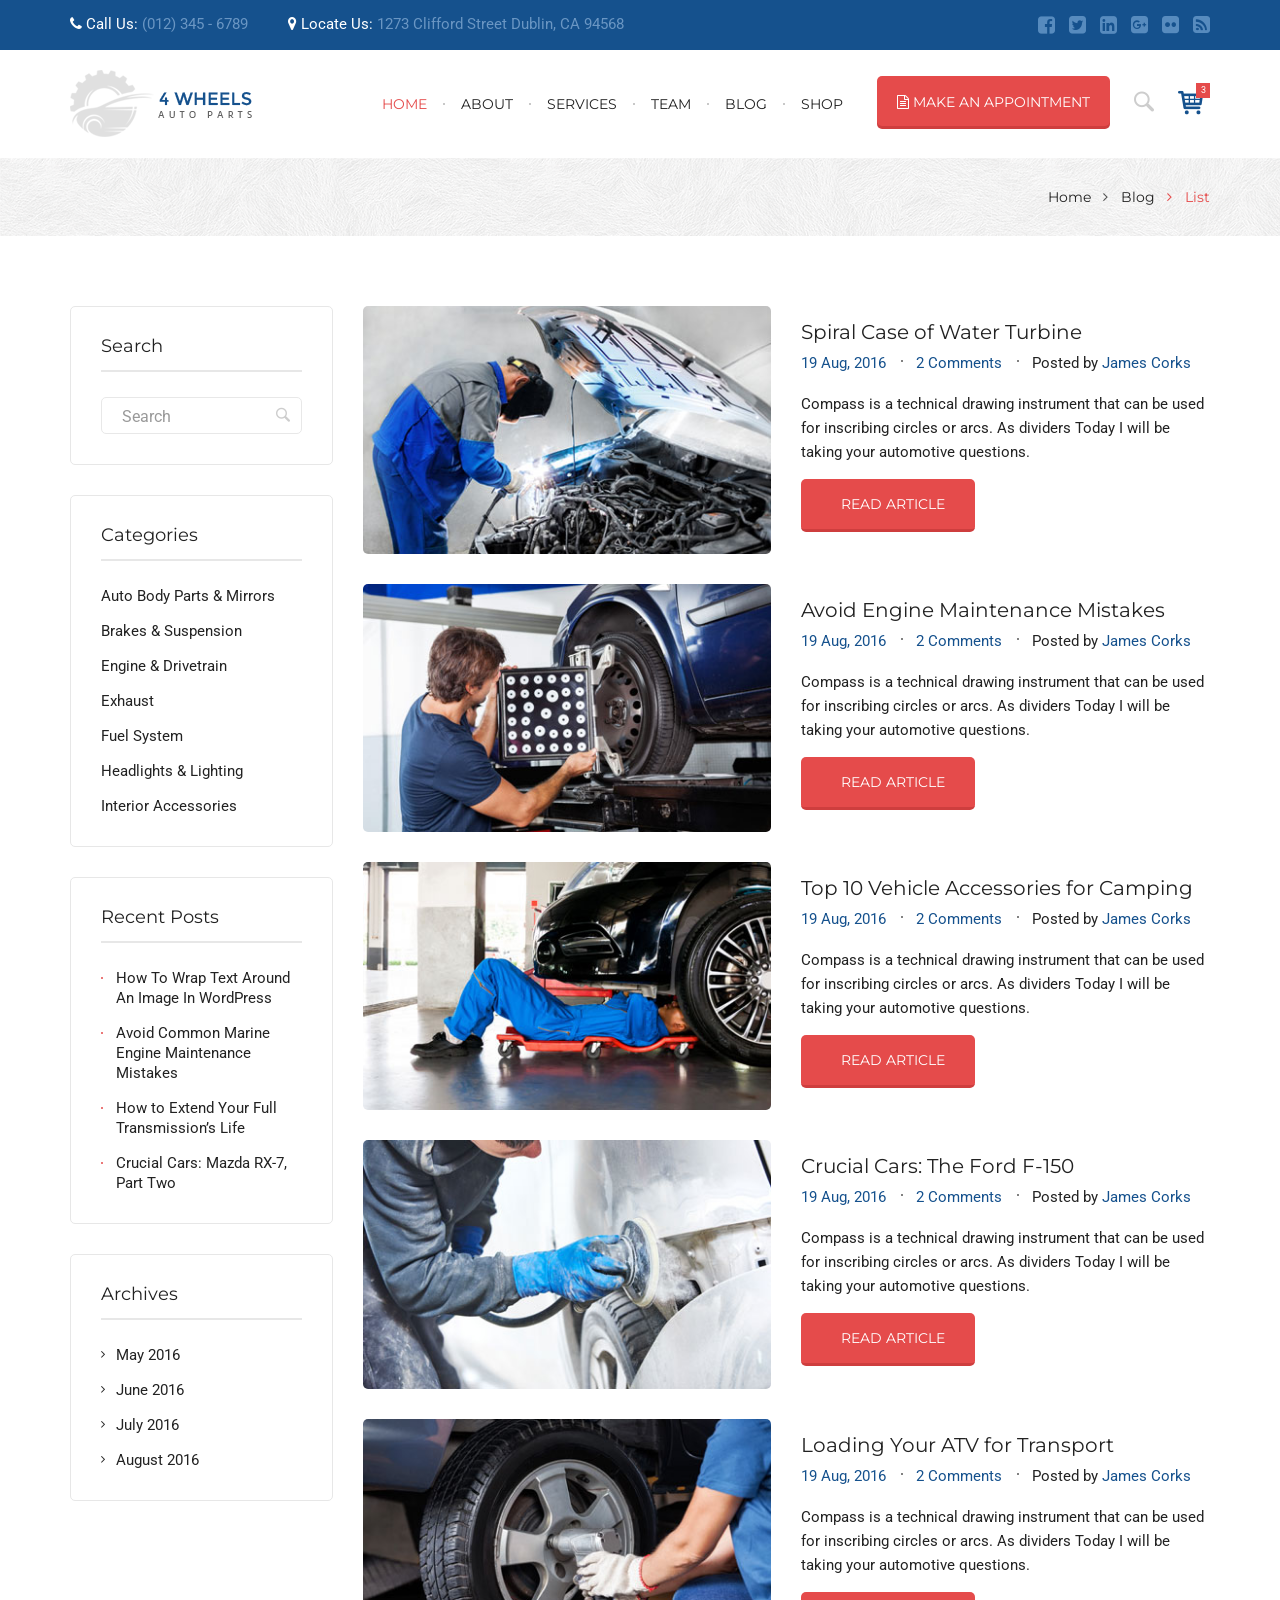
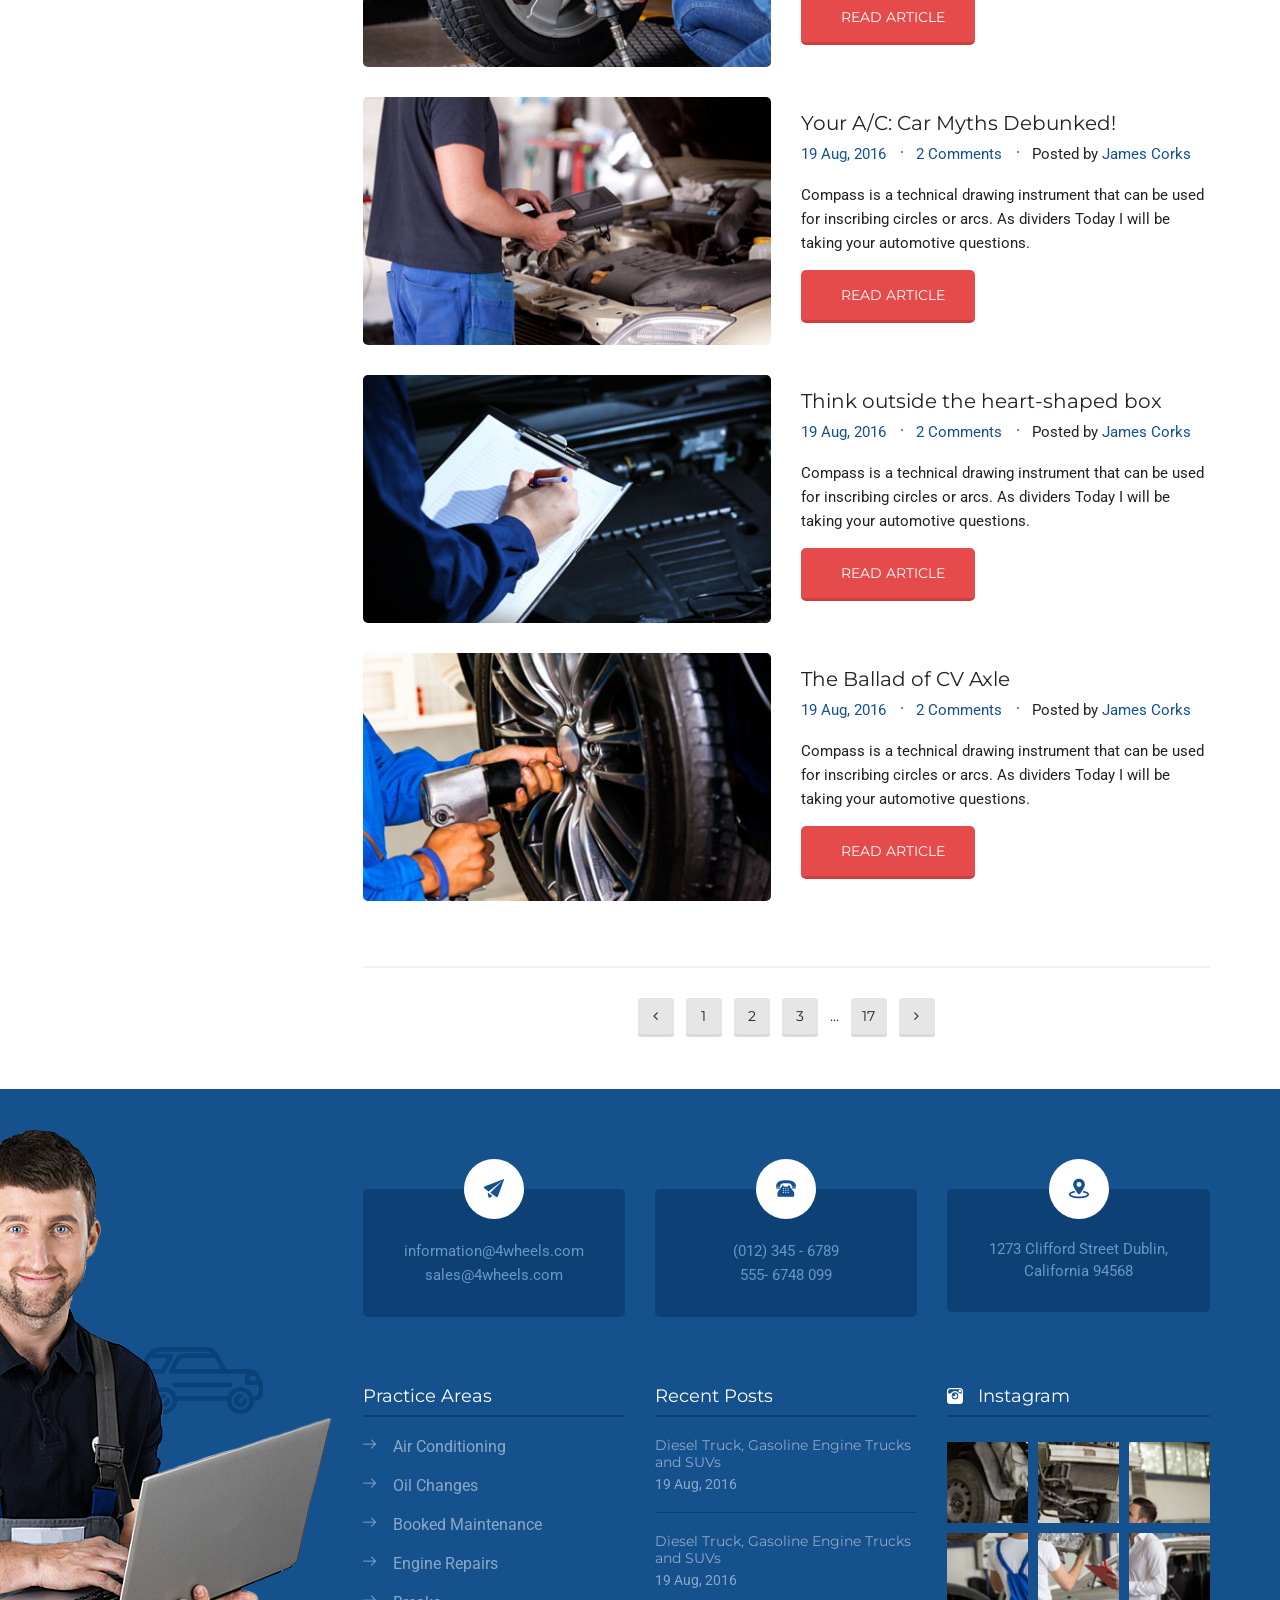
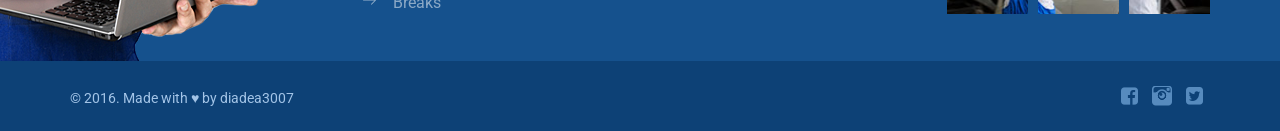
<file: public/bloglist.html>
<!doctype html>
<!--[if lt IE 7]>		<html class="no-js lt-ie9 lt-ie8 lt-ie7" lang="zxx"> <![endif]-->
<!--[if IE 7]>			<html class="no-js lt-ie9 lt-ie8" lang="zxx"> <![endif]-->
<!--[if IE 8]>			<html class="no-js lt-ie9" lang="zxx"> <![endif]-->
<!--[if gt IE 8]><!-->	<html class="no-js" lang="zxx"> <!--<![endif]-->
<head>
	<meta charset="utf-8">
	<meta http-equiv="X-UA-Compatible" content="IE=edge">
	<title>BootStrap HTML5 CSS3 Theme</title>
	<meta name="description" content="">
	<meta name="viewport" content="width=device-width, initial-scale=1">
	<link rel="apple-touch-icon" href="apple-touch-icon.png">
	<link rel="stylesheet" href="css/bootstrap.min.css">
	<link rel="stylesheet" href="css/normalize.css">
	<link rel="stylesheet" href="css/font-awesome.min.css">
	<link rel="stylesheet" href="css/flaticon.css">
	<link rel="stylesheet" href="css/transitions.css">
	<link rel="stylesheet" href="css/jquery-ui.css">
	<link rel="stylesheet" href="css/owl.carousel.css">
	<link rel="stylesheet" href="css/owl.theme.css">
	<link rel="stylesheet" href="css/fullcalendar.css">
	<link rel="stylesheet" href="style.css">
	<link rel="stylesheet" href="css/color.css">
	<link rel="stylesheet" href="css/responsive.css">
	<script src="js/vendor/modernizr-2.8.3-respond-1.4.2.min.js"></script>
</head>
<body>
	<!--[if lt IE 8]>
		<p class="browserupgrade">You are using an <strong>outdated</strong> browser. Please <a href="http://browsehappy.com/">upgrade your browser</a> to improve your experience.</p>
	<![endif]-->
	<!--************************************
			Wrapper Start
	*************************************-->
	<div id="th-wrapper" class="th-wrapper th-haslayout">
		<!--************************************
				Header Start
		*************************************-->
		<header id="th-header" class="th-header th-haslayout">
			<div class="container">
				<div class="row">
					<div class="col-xs-12">
						<div class="th-topbar">
							<ul class="th-contactinfo">
								<li>
									<i class="fa fa-phone"></i>
									<span><em>Call Us:</em> (012) 345 - 6789</span>
								</li>
								<li>
									<i class="fa fa-map-marker"></i>
									<span><em>Locate Us:</em> 1273 Clifford Street Dublin, CA 94568</span>
								</li>
							</ul>
							<ul class="th-socialicons">
								<li><a href="#"><i class="fa fa-facebook-square"></i></a></li>
								<li><a href="#"><i class="fa fa-twitter-square"></i></a></li>
								<li><a href="#"><i class="fa fa-linkedin-square"></i></a></li>
								<li><a href="#"><i class="fa fa-google-plus-square"></i></a></li>
								<li><a href="#"><i class="fa fa-flickr"></i></a></li>
								<li><a href="#"><i class="fa fa-rss-square"></i></a></li>
							</ul>
						</div>
					</div>
				</div>
			</div>
			<div class="th-navigationarea">
				<div class="container">
					<div class="row">
						<div class="col-sm-12 col-xs-12">
							<strong class="th-logo">
								<a href="index.html"><img src="images/logo.png" alt="image description"></a>
							</strong>
							<div class="th-rightbox">
								<a class="th-btn" href="javascript:void(0);" data-toggle="modal" data-target="#th-modalappointment">
									<i class="fa fa-file-text-o"></i>
									<span>make an appointment</span>
								</a>
								<div class="tg-searchdropdown">
									<a id="tg-search" class="tg-btnsearch" href="javascript:void(0)" data-toggle="dropdown" aria-haspopup="true" aria-expanded="false">
										<i class="flaticon-tool"></i>
									</a>
									<div class="tg-dropdownsearch dropdown-menu" aria-labelledby="tg-search">
										<form>
											<fieldset>
												<input type="search" class="form-control" name="search" placeholder="Search">
											</fieldset>
										</form>
									</div>
								</div>
								<div class="dropdown th-minicartdropdown">
									<a href="javascript:void(0);" id="th-minicart" class="th-btnminicart" data-toggle="dropdown" aria-haspopup="true" aria-expanded="false">
										<i class="flaticon-shop"></i>
										<span class="th-badge">3</span>
									</a>
									<div class="dropdown-menu th-minicartcontent" aria-labelledby="th-minicart">
										<span class="th-minicarttitle">You have <em>3 items</em> in the cart</span>
										<ul>
											<li>
												<figure>
													<a href="#">
														<img src="images/thumbnails/img-01.jpg" alt="image description">
													</a>
												</figure>
												<div class="th-minicartproductinfo">
													<div class="th-producttitle">
														<h3><a href="#">Aftermarket Alternator</a></h3>
													</div>
													<div class="th-productrating"><span class="th-stars"><span></span></span></div>
													<div class="th-productprice">
														<span>$25.00</span>
														<del>$30.00</del>
													</div>
												</div>
											</li>
											<li>
												<figure>
													<a href="#">
														<img src="images/thumbnails/img-02.jpg" alt="image description">
													</a>
												</figure>
												<div class="th-minicartproductinfo">
													<div class="th-producttitle">
														<h3><a href="#">Aftermarket Alternator</a></h3>
													</div>
													<div class="th-productrating"><span class="th-stars"><span></span></span></div>
													<div class="th-productprice">
														<span>$25.00</span>
														<del>$30.00</del>
													</div>
												</div>
											</li>
											<li>
												<figure>
													<a href="#">
														<img src="images/thumbnails/img-03.jpg" alt="image description">
													</a>
												</figure>
												<div class="th-minicartproductinfo">
													<div class="th-producttitle">
														<h3><a href="#">Aftermarket Alternator</a></h3>
													</div>
													<div class="th-productrating"><span class="th-stars"><span></span></span></div>
													<div class="th-productprice">
														<span>$25.00</span>
														<del>$30.00</del>
													</div>
												</div>
											</li>
										</ul>
										<div class="th-minicarttotal">
											<span class="th-totalamount">Subtotal: $1343</span>
											<a class="th-btn" href="#">checkout</a>
										</div>
									</div>
								</div>
							</div>
							<nav id="th-nav" class="th-nav">
								<div class="navbar-header">
									<button type="button" class="navbar-toggle collapsed" data-toggle="collapse" data-target="#th-navigation" aria-expanded="false">
										<span class="sr-only">Toggle navigation</span>
										<span class="icon-bar"></span>
										<span class="icon-bar"></span>
										<span class="icon-bar"></span>
									</button>
								</div>
								<div class="th-navigation collapse navbar-collapse" id="th-navigation">
									<ul>
										<li class="th-hasddropdown th-active">
											<a href="#">home</a>
											<ul class="th-dropdownmenu">
												<li><a href="index.html">Index verision One</a></li>
												<li><a href="index-header2.html">Index verision Two</a></li>
												<li><a href="index2.html">Index verision Three</a></li>
												<li class="th-hasddropdown">
													<a href="index2.html">Other Pages</a>
													<ul class="th-dropdownmenu">
														<li><a href="ourteam.html">shortcodes</a></li>
														<li><a href="ourteam-v2.html">slider verision One</a></li>
														<li><a href="team-detail.html">slider verision One</a></li>
														<li><a href="team-detail.html">commingsoon</a></li>
														<li><a href="team-detail.html">contact us</a></li>
														<li><a href="team-detail.html">Header Footer verision</a></li>
													</ul>
												</li>
											</ul>
										</li>
										<li><a href="aboutus.html">about</a></li>
										<li><a href="services.html">services</a></li>
										<li class="th-hasddropdown">
											<a href="#">team</a>
											<ul class="th-dropdownmenu">
												<li><a href="ourteam.html">Team verision One</a></li>
												<li><a href="ourteam-v2.html">Team verision Two</a></li>
												<li><a href="team-detail.html">Team Detail</a></li>
											</ul>
										</li>
										<li class="th-hasddropdown">
											<a href="#">blog</a>
											<ul class="th-dropdownmenu">
												<li><a href="bloglist.html">Blog list</a></li>
												<li><a href="bloggrid.html">blog grid</a></li>
												<li><a href="postsingle.html">Blog detail</a></li>
											</ul>
										</li>
										<li class="th-hasddropdown">
											<a href="#">shop</a>
											<ul class="th-dropdownmenu">
												<li><a href="shop.html">shop</a></li>
												<li><a href="product-single.html">Product Detail</a></li>
											</ul>
										</li>
									</ul>
								</div>
							</nav>
						</div>
					</div>
				</div>
			</div>
		</header>
		<!--************************************
				Header End
		*************************************-->
		<!--************************************
				Inner Page Banner End
		*************************************-->
		<div id="th-innerbanner" class="th-innerbanner">
			<div class="container">
				<div class="row">
					<div class="col-sm-12 col-xs-12">
						<ol class="th-breadcrumb">
							<li><a href="#">home</a></li>
							<li><a href="#">blog</a></li>
							<li class="th-active">list</li>
						</ol>
					</div>
				</div>
			</div>
		</div>
		<!--************************************
				Inner Page Banner End
		*************************************-->
		<!--************************************
				Main Start
		*************************************-->
		<main id="th-main" class="th-main th-haslayout">
			<div class="container">
				<div class="row">
					<div id="th-twocolumns" class="th-twocolumns">
						<div class="col-md-9 col-sm-6 col-xs-12 pull-right">
							<div id="th-content" class="th-content">
								<div class="th-blogposts th-bloglist">
									<div class="row">
										<article class="th-post">
											<div class="col-md-6 col-sm-12 col-xs-12">
												<figure class="th-postimg">
													<img src="images/blogpost/img-02.jpg" alt="image description">
													<figcaption>
														<a href="#"><i class="flaticon-cross"></i></a>
													</figcaption>
												</figure>
											</div>
											<div class="col-md-6 col-sm-12 col-xs-12">
												<div class="th-postcontent">
													<div class="th-posttitle">
														<h3><a href="#">Spiral Case of Water Turbine</a></h3>
													</div>
													<ul class="th-postmetadata">
														<li><time datetime="2015-12-12"><a href="#">19 Aug, 2016</a></time></li>
														<li><a href="#">2 Comments</a></li>
														<li>Posted by <a href="#">James Corks</a></li>
													</ul>
													<div class="th-description">
														<p>Compass is a technical drawing instrument that can be used for inscribing circles or arcs. As dividers Today I will be taking your automotive questions.</p>
													</div>
													<a class="th-btnaddtocart" href="#"><span>Read Article</span></a>
												</div>
											</div>
										</article>
										<article class="th-post">
											<div class="col-md-6 col-sm-12 col-xs-12">
												<figure class="th-postimg">
													<img src="images/blogpost/img-03.jpg" alt="image description">
													<figcaption>
														<a href="#"><i class="flaticon-cross"></i></a>
													</figcaption>
												</figure>
											</div>
											<div class="col-md-6 col-sm-12 col-xs-12">
												<div class="th-postcontent">
													<div class="th-posttitle">
														<h3><a href="#">Avoid Engine Maintenance Mistakes</a></h3>
													</div>
													<ul class="th-postmetadata">
														<li><time datetime="2015-12-12"><a href="#">19 Aug, 2016</a></time></li>
														<li><a href="#">2 Comments</a></li>
														<li>Posted by <a href="#">James Corks</a></li>
													</ul>
													<div class="th-description">
														<p>Compass is a technical drawing instrument that can be used for inscribing circles or arcs. As dividers Today I will be taking your automotive questions.</p>
													</div>
													<a class="th-btnaddtocart" href="#"><span>Read Article</span></a>
												</div>
											</div>
										</article>
										<article class="th-post">
											<div class="col-md-6 col-sm-12 col-xs-12">
												<figure class="th-postimg">
													<img src="images/blogpost/img-04.jpg" alt="image description">
													<figcaption>
														<a href="#"><i class="flaticon-cross"></i></a>
													</figcaption>
												</figure>
											</div>
											<div class="col-md-6 col-sm-12 col-xs-12">
												<div class="th-postcontent">
													<div class="th-posttitle">
														<h3><a href="#">Top 10 Vehicle Accessories for Camping</a></h3>
													</div>
													<ul class="th-postmetadata">
														<li><time datetime="2015-12-12"><a href="#">19 Aug, 2016</a></time></li>
														<li><a href="#">2 Comments</a></li>
														<li>Posted by <a href="#">James Corks</a></li>
													</ul>
													<div class="th-description">
														<p>Compass is a technical drawing instrument that can be used for inscribing circles or arcs. As dividers Today I will be taking your automotive questions.</p>
													</div>
													<a class="th-btnaddtocart" href="#"><span>Read Article</span></a>
												</div>
											</div>
										</article>
										<article class="th-post">
											<div class="col-md-6 col-sm-12 col-xs-12">
												<figure class="th-postimg">
													<img src="images/blogpost/img-05.jpg" alt="image description">
													<figcaption>
														<a href="#"><i class="flaticon-cross"></i></a>
													</figcaption>
												</figure>
											</div>
											<div class="col-md-6 col-sm-12 col-xs-12">
												<div class="th-postcontent">
													<div class="th-posttitle">
														<h3><a href="#">Crucial Cars: The Ford F-150</a></h3>
													</div>
													<ul class="th-postmetadata">
														<li><time datetime="2015-12-12"><a href="#">19 Aug, 2016</a></time></li>
														<li><a href="#">2 Comments</a></li>
														<li>Posted by <a href="#">James Corks</a></li>
													</ul>
													<div class="th-description">
														<p>Compass is a technical drawing instrument that can be used for inscribing circles or arcs. As dividers Today I will be taking your automotive questions.</p>
													</div>
													<a class="th-btnaddtocart" href="#"><span>Read Article</span></a>
												</div>
											</div>
										</article>
										<article class="th-post">
											<div class="col-md-6 col-sm-12 col-xs-12">
												<figure class="th-postimg">
													<img src="images/blogpost/img-06.jpg" alt="image description">
													<figcaption>
														<a href="#"><i class="flaticon-cross"></i></a>
													</figcaption>
												</figure>
											</div>
											<div class="col-md-6 col-sm-12 col-xs-12">
												<div class="th-postcontent">
													<div class="th-posttitle">
														<h3><a href="#">Loading Your ATV for Transport</a></h3>
													</div>
													<ul class="th-postmetadata">
														<li><time datetime="2015-12-12"><a href="#">19 Aug, 2016</a></time></li>
														<li><a href="#">2 Comments</a></li>
														<li>Posted by <a href="#">James Corks</a></li>
													</ul>
													<div class="th-description">
														<p>Compass is a technical drawing instrument that can be used for inscribing circles or arcs. As dividers Today I will be taking your automotive questions.</p>
													</div>
													<a class="th-btnaddtocart" href="#"><span>Read Article</span></a>
												</div>
											</div>
										</article>
										<article class="th-post">
											<div class="col-md-6 col-sm-12 col-xs-12">
												<figure class="th-postimg">
													<img src="images/blogpost/img-07.jpg" alt="image description">
													<figcaption>
														<a href="#"><i class="flaticon-cross"></i></a>
													</figcaption>
												</figure>
											</div>
											<div class="col-md-6 col-sm-12 col-xs-12">
												<div class="th-postcontent">
													<div class="th-posttitle">
														<h3><a href="#">Your A/C: Car Myths Debunked!</a></h3>
													</div>
													<ul class="th-postmetadata">
														<li><time datetime="2015-12-12"><a href="#">19 Aug, 2016</a></time></li>
														<li><a href="#">2 Comments</a></li>
														<li>Posted by <a href="#">James Corks</a></li>
													</ul>
													<div class="th-description">
														<p>Compass is a technical drawing instrument that can be used for inscribing circles or arcs. As dividers Today I will be taking your automotive questions.</p>
													</div>
													<a class="th-btnaddtocart" href="#"><span>Read Article</span></a>
												</div>
											</div>
										</article>
										<article class="th-post">
											<div class="col-md-6 col-sm-12 col-xs-12">
												<figure class="th-postimg">
													<img src="images/blogpost/img-08.jpg" alt="image description">
													<figcaption>
														<a href="#"><i class="flaticon-cross"></i></a>
													</figcaption>
												</figure>
											</div>
											<div class="col-md-6 col-sm-12 col-xs-12">
												<div class="th-postcontent">
													<div class="th-posttitle">
														<h3><a href="#">Think outside the heart-shaped box</a></h3>
													</div>
													<ul class="th-postmetadata">
														<li><time datetime="2015-12-12"><a href="#">19 Aug, 2016</a></time></li>
														<li><a href="#">2 Comments</a></li>
														<li>Posted by <a href="#">James Corks</a></li>
													</ul>
													<div class="th-description">
														<p>Compass is a technical drawing instrument that can be used for inscribing circles or arcs. As dividers Today I will be taking your automotive questions.</p>
													</div>
													<a class="th-btnaddtocart" href="#"><span>Read Article</span></a>
												</div>
											</div>
										</article>
										<article class="th-post">
											<div class="col-md-6 col-sm-12 col-xs-12">
												<figure class="th-postimg">
													<img src="images/blogpost/img-09.jpg" alt="image description">
													<figcaption>
														<a href="#"><i class="flaticon-cross"></i></a>
													</figcaption>
												</figure>
											</div>
											<div class="col-md-6 col-sm-12 col-xs-12">
												<div class="th-postcontent">
													<div class="th-posttitle">
														<h3><a href="#">The Ballad of CV Axle</a></h3>
													</div>
													<ul class="th-postmetadata">
														<li><time datetime="2015-12-12"><a href="#">19 Aug, 2016</a></time></li>
														<li><a href="#">2 Comments</a></li>
														<li>Posted by <a href="#">James Corks</a></li>
													</ul>
													<div class="th-description">
														<p>Compass is a technical drawing instrument that can be used for inscribing circles or arcs. As dividers Today I will be taking your automotive questions.</p>
													</div>
													<a class="th-btnaddtocart" href="#"><span>Read Article</span></a>
												</div>
											</div>
										</article>
										<div class="col-sm-12 col-xs-12">
											<nav class="th-pagination">
												<ul>
													<li class="th-prevpage"><a href="#"><i class="fa fa-angle-left"></i></a></li>
													<li><a href="#">1</a></li>
													<li><a href="#">2</a></li>
													<li><a href="#">3</a></li>
													<li>...</li>
													<li><a href="#">17</a></li>
													<li class="th-nextpage"><a href="#"><i class="fa fa-angle-right"></i></a></li>
												</ul>
											</nav>
										</div>
									</div>
								</div>
							</div>
						</div>
						<div class="col-md-3 col-sm-6 col-xs-12 pull-left">
							<aside id="th-sidebar" class="th-sidebar">
								<div class="th-widget">
									<div class="th-widgettitle">
										<h3>search</h3>
									</div>
									<div class="th-widgetcontent">
										<form class="th-formsearch">
											<fieldset>
												<input type="search" name="search" class="form-control" placeholder="Search">
												<button type="submit"><i class="flaticon-tool"></i></button>
											</fieldset>
										</form>
									</div>
								</div>
								<div class="th-widget">
									<div class="th-widgettitle">
										<h3>Categories</h3>
									</div>
									<div class="th-widgetcontent th-widgetcategory">
										<ul>
											<li><a href="#">Auto Body Parts &amp; Mirrors</a></li>
											<li><a href="#">Brakes &amp; Suspension</a></li>
											<li><a href="#">Engine &amp; Drivetrain</a></li>
											<li><a href="#">Exhaust</a></li>
											<li><a href="#">Fuel System</a></li>
											<li><a href="#">Headlights &amp; Lighting</a></li>
											<li><a href="#">Interior Accessories</a></li>
										</ul>
									</div>
								</div>
								<div class="th-widget">
									<div class="th-widgettitle">
										<h3>Recent Posts</h3>
									</div>
									<div class="th-widgetcontent th-widgetrecentpost">
										<ul>
											<li><a href="#">How To Wrap Text Around An Image In WordPress</a></li>
											<li><a href="#">Avoid Common Marine Engine Maintenance Mistakes</a></li>
											<li><a href="#">How to Extend Your Full Transmission’s Life</a></li>
											<li><a href="#">Crucial Cars: Mazda RX-7, Part Two</a></li>
										</ul>
									</div>
								</div>
								<div class="th-widget">
									<div class="th-widgettitle">
										<h3>Archives</h3>
									</div>
									<div class="th-widgetcontent th-widgetarchives">
										<ul>
											<li><a href="#">May 2016</a></li>
											<li><a href="#">June 2016</a></li>
											<li><a href="#">July 2016</a></li>
											<li><a href="#">August 2016</a></li>
										</ul>
									</div>
								</div>
							</aside>
						</div>
					</div>
				</div>
			</div>
		</main>
		<!--************************************
				Main End
		*************************************-->
		<!--************************************
				Footer Start
		*************************************-->
		<footer id="th-footer" class="th-footer th-haslayout">
			<div class="container">
				<div class="row">
					<div class="th-fourcolumns">
						<div class="col-md-3 col-sm-12 col-xs-12 hidden-sm hidden-xs">
							<div class="th-fcol">
								<figure><img src="images/img-01.png" alt="image description"></figure>
							</div>
						</div>
						<div class="col-md-9 col-sm-12 col-xs-12">
							<div class="row">
								<div class="th-addressbox">
									<div class="col-sm-4">
										<div class="th-address">
											<span class="th-icon"><i class="flaticon-symbol"></i></span>
											<span class="th-email"><a href="information@4wheels.com">information@4wheels.com</a></span>
											<span class="th-email"><a href="sales@4wheels.com">sales@4wheels.com</a></span>
										</div>
									</div>
									<div class="col-sm-4">
										<div class="th-address">
											<span class="th-icon"><i class="flaticon-technology-3"></i></span>
											<span class="th-email">(012) 345 - 6789</span>
											<span class="th-email">555- 6748 099</span>
										</div>
									</div>
									<div class="col-sm-4">
										<div class="th-address">
											<span class="th-icon"><i class="flaticon-location-1"></i></span>
											<address>1273 Clifford Street Dublin, California 94568</address>
										</div>
									</div>
								</div>
								<div class="col-sm-4">
									<div class="th-fcol th-widget">
										<div class="th-bordertitle">
											<h3>Practice Areas</h3>
										</div>
										<ul class="th-practicearea">
											<li><a href="#">Air Conditioning</a></li>
											<li><a href="#">Oil Changes</a></li>
											<li><a href="#">Booked Maintenance</a></li>
											<li><a href="#">Engine Repairs</a></li>
											<li><a href="#">Breaks</a></li>
										</ul>
									</div>
								</div>
								<div class="col-sm-4">
									<div class="th-fcol th-widget">
										<div class="th-bordertitle">
											<h3>Recent Posts</h3>
										</div>
										<ul class="th-recentposts">
											<li>
												<h4><a href="#">Diesel Truck, Gasoline Engine Trucks and SUVs</a></h4>
												<time datetime="2016-10-10">19 Aug, 2016</time>
											</li>
											<li>
												<h4><a href="#">Diesel Truck, Gasoline Engine Trucks and SUVs</a></h4>
												<time datetime="2016-10-10">19 Aug, 2016</time>
											</li>
										</ul>
									</div>
								</div>
								<div class="col-sm-4">
									<div class="th-fcol th-widget">
										<div class="th-bordertitle">
											<h3><i class="flaticon-icon-1394"></i>Instagram</h3>
										</div>
										<ul class="th-instagramgallery">
											<li><figure><a href="#"><img src="images/thumbnails/img-04.jpg" alt="image description"></a></figure></li>
											<li><figure><a href="#"><img src="images/thumbnails/img-05.jpg" alt="image description"></a></figure></li>
											<li><figure><a href="#"><img src="images/thumbnails/img-06.jpg" alt="image description"></a></figure></li>
											<li><figure><a href="#"><img src="images/thumbnails/img-07.jpg" alt="image description"></a></figure></li>
											<li><figure><a href="#"><img src="images/thumbnails/img-08.jpg" alt="image description"></a></figure></li>
											<li><figure><a href="#"><img src="images/thumbnails/img-09.jpg" alt="image description"></a></figure></li>
										</ul>
									</div>
								</div>
							</div>
						</div>
					</div>
				</div>
			</div>
			<div class="th-footerbar">
				<div class="container">
					<div class="row">
						<div class="col-sm-12 col-xs-12">
							<span class="th-copyright">&copy; 2016. Made with &hearts; by diadea3007</span>
							<ul class="th-socialicons">
								<li><a href="#"><i class="fa fa-facebook-square"></i></a></li>
								<li><a href="#"><i class="flaticon-icon-1394"></i></a></li>
								<li><a href="#"><i class="fa fa-twitter-square"></i></a></li>
							</ul>
						</div>
					</div>
				</div>
			</div>
		</footer>
		<!--************************************
				Footer End
		*************************************-->
	</div>
	<!--************************************
			Wrapper End
	*************************************-->
	<!--************************************
			LightBox Start
	*************************************-->
	<div class="modal fade th-modalappointment" id="th-modalappointment" tabindex="-1" role="dialog" aria-labelledby="myModalLabel">
		<div class="modal-dialog th-modaldialogappointment" role="document">
			<div class="modal-content th-modalcontentappointment">
				<button type="button" class="close" data-dismiss="modal" aria-label="Close"><span aria-hidden="true">&times;</span></button>
				<div class="th-sectionheading">
					<h2>AUTOMOTIVE MAINTENANCe <span>SERVICE &amp; REPAIR</span></h2>
				</div>
				<form id="th-formappointment" class="th-formappointment th-formstylone">
					<fieldset>
						<h3>Request Appointment For</h3>
						<div class="row">
							<div class="col-sm-6">
								<div class="form-group">
									<label>First Name:</label>
									<input type="text" class="form-control" name="firstname">
								</div>
								<div class="form-group">
									<label>Last Name:</label>
									<input type="text" class="form-control" name="lastname">
								</div>
								<div class="form-group">
									<div class="th-fieldtitle">Preferred Contact Method:</div>
									<span class="th-select">
										<select>
											<option>Any</option>
											<option>Any</option>
											<option>Any</option>
										</select>
									</span>
								</div>
								<div class="form-group">
									<div class="th-fieldtitle">Vehicle:</div>
									<span class="th-select">
										<select>
											<option>Type, Year, Make &amp; Model</option>
											<option>Type, Year, Make &amp; Model</option>
											<option>Type, Year, Make &amp; Model</option>
										</select>
									</span>
								</div>
							</div>
							<div class="col-sm-6">
								<div class="form-group">
									<label>Phone:</label>
									<input type="text" class="form-control" name="phone">
								</div>
								<div class="form-group">
									<label>Email:</label>
									<input type="email" class="form-control" name="email">
								</div>
								<div class="form-group">
									<div class="th-oprationhour">
										<h4>Hours of Operation</h4>
										<div class="th-timing">
											<span>Mon-Fri: 8am-6pm</span>
											<span>Saturday: By Appointment</span>
											<div class="th-holiday"><span>Sunday: </span><span>Closed</span></div>
										</div>
									</div>
								</div>
							</div>
						</div>
					</fieldset>
					<fieldset>
						<h3>What Time Would You Like to Drop Off Your Vehicle?</h3>
						<div class="row">
							<div class="col-sm-6">
								<div class="form-group">
									<label>Select Date:</label>
									<input type="text" class="form-control" name="firstname">
								</div>
							</div>
							<div class="col-sm-6">
								<div class="form-group">
									<label>Select Time:</label>
									<input type="text" class="form-control" name="phone">
								</div>
							</div>
						</div>
					</fieldset>
					<fieldset>
						<h3>Service Requested</h3>
						<div class="form-group"><textarea class="form-control" placeholder="Include any comments / special requests"></textarea></div>
					</fieldset>
					<button type="submit" class="th-btn">
						<i class="fa fa-file-text-o"></i>
						<span>book an appointment</span>
					</button>
				</form>
			</div>
		</div>
	</div>
	<!--************************************
			LightBox End
	*************************************-->
	</div>
	<!--************************************
			Wrapper End
	*************************************-->
	<script src="js/vendor/jquery-library.min.js"></script>
	<script src="js/vendor/bootstrap.min.js"></script>
	<script src="http://maps.google.com/maps/api/js?key=AIzaSyCR-KEWAVCn52mSdeVeTqZjtqbmVJyfSus&language=en"></script>
	<script src="js/owl.carousel.min.js"></script>
	<script src="js/finalcountdown.js"></script>
	<script src="js/parallax.min.js"></script>
	<script src="js/jquery-ui.js"></script>
	<script src="js/gmap3.js"></script>
	<script src="js/moment.min.js"></script>
	<script src="js/fullcalendar.min.js"></script>
	<script src="js/function.js"></script>
</body>
</html>
</file>
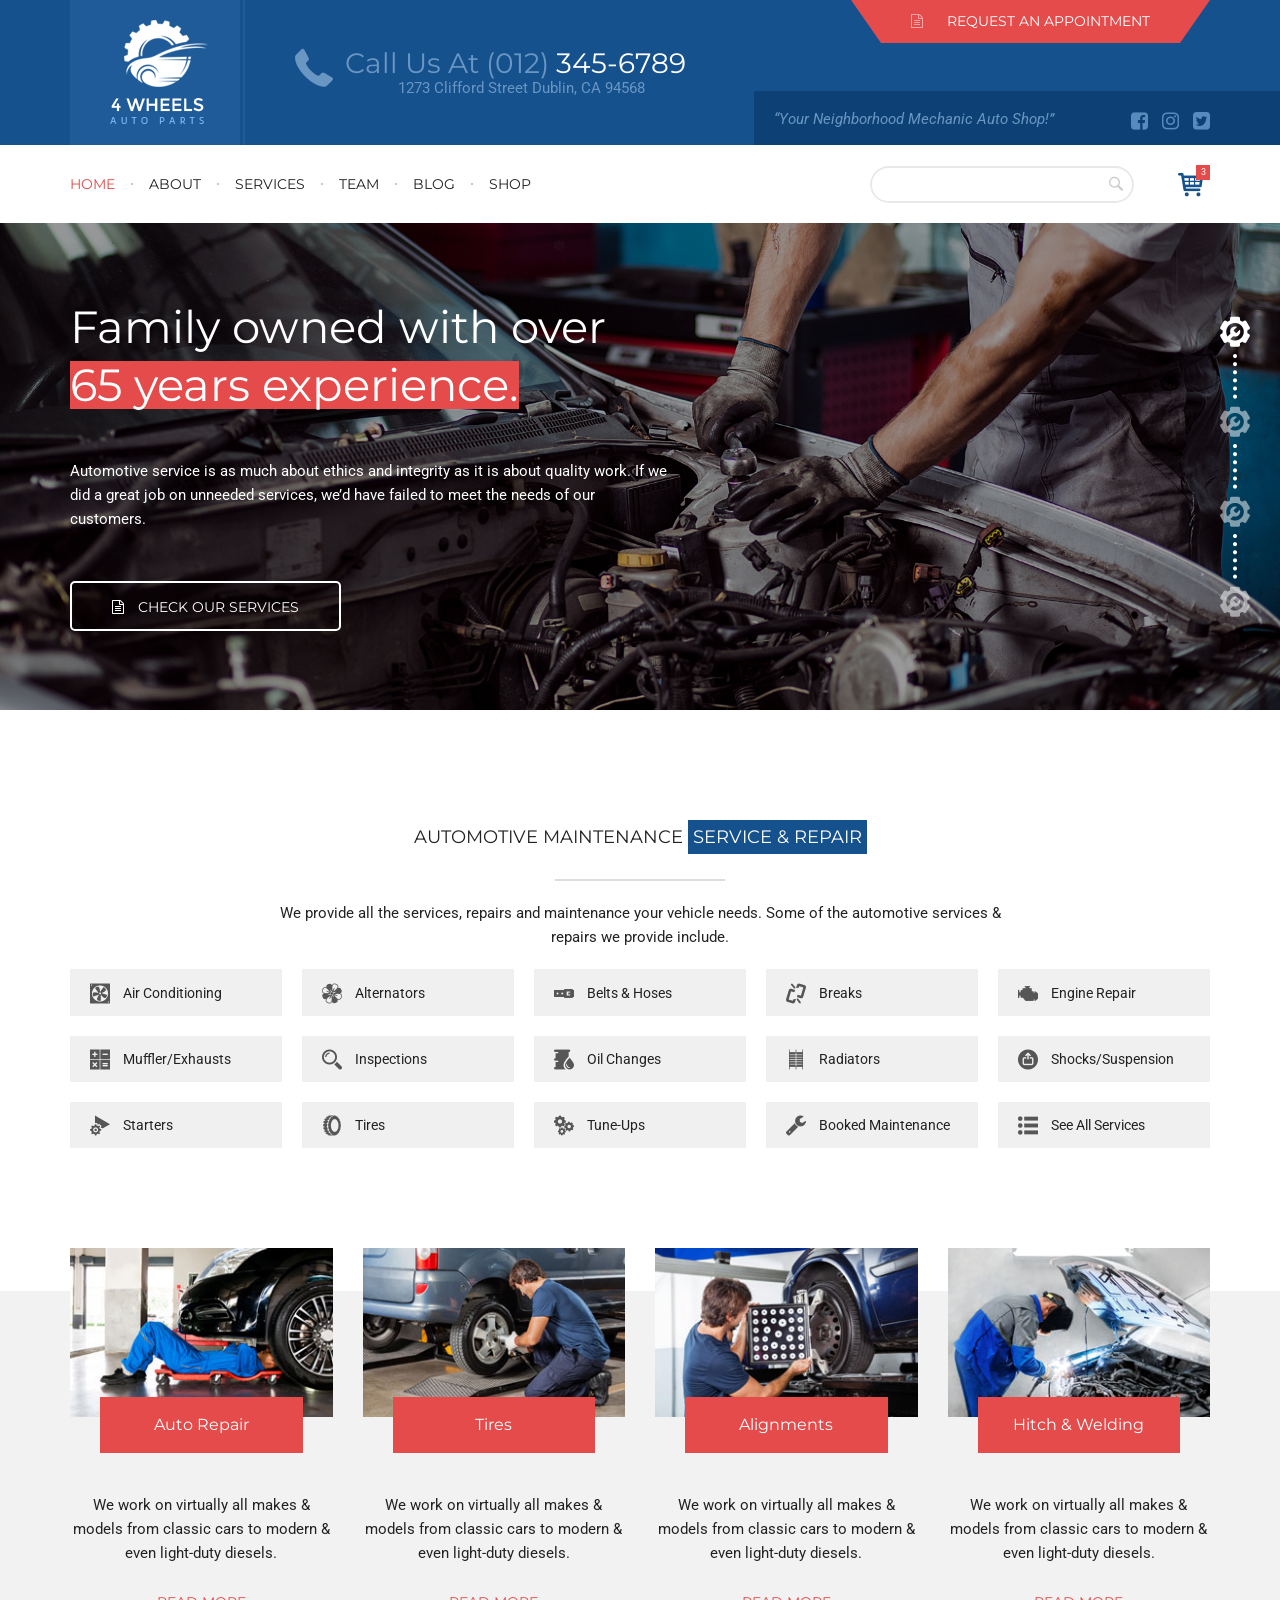
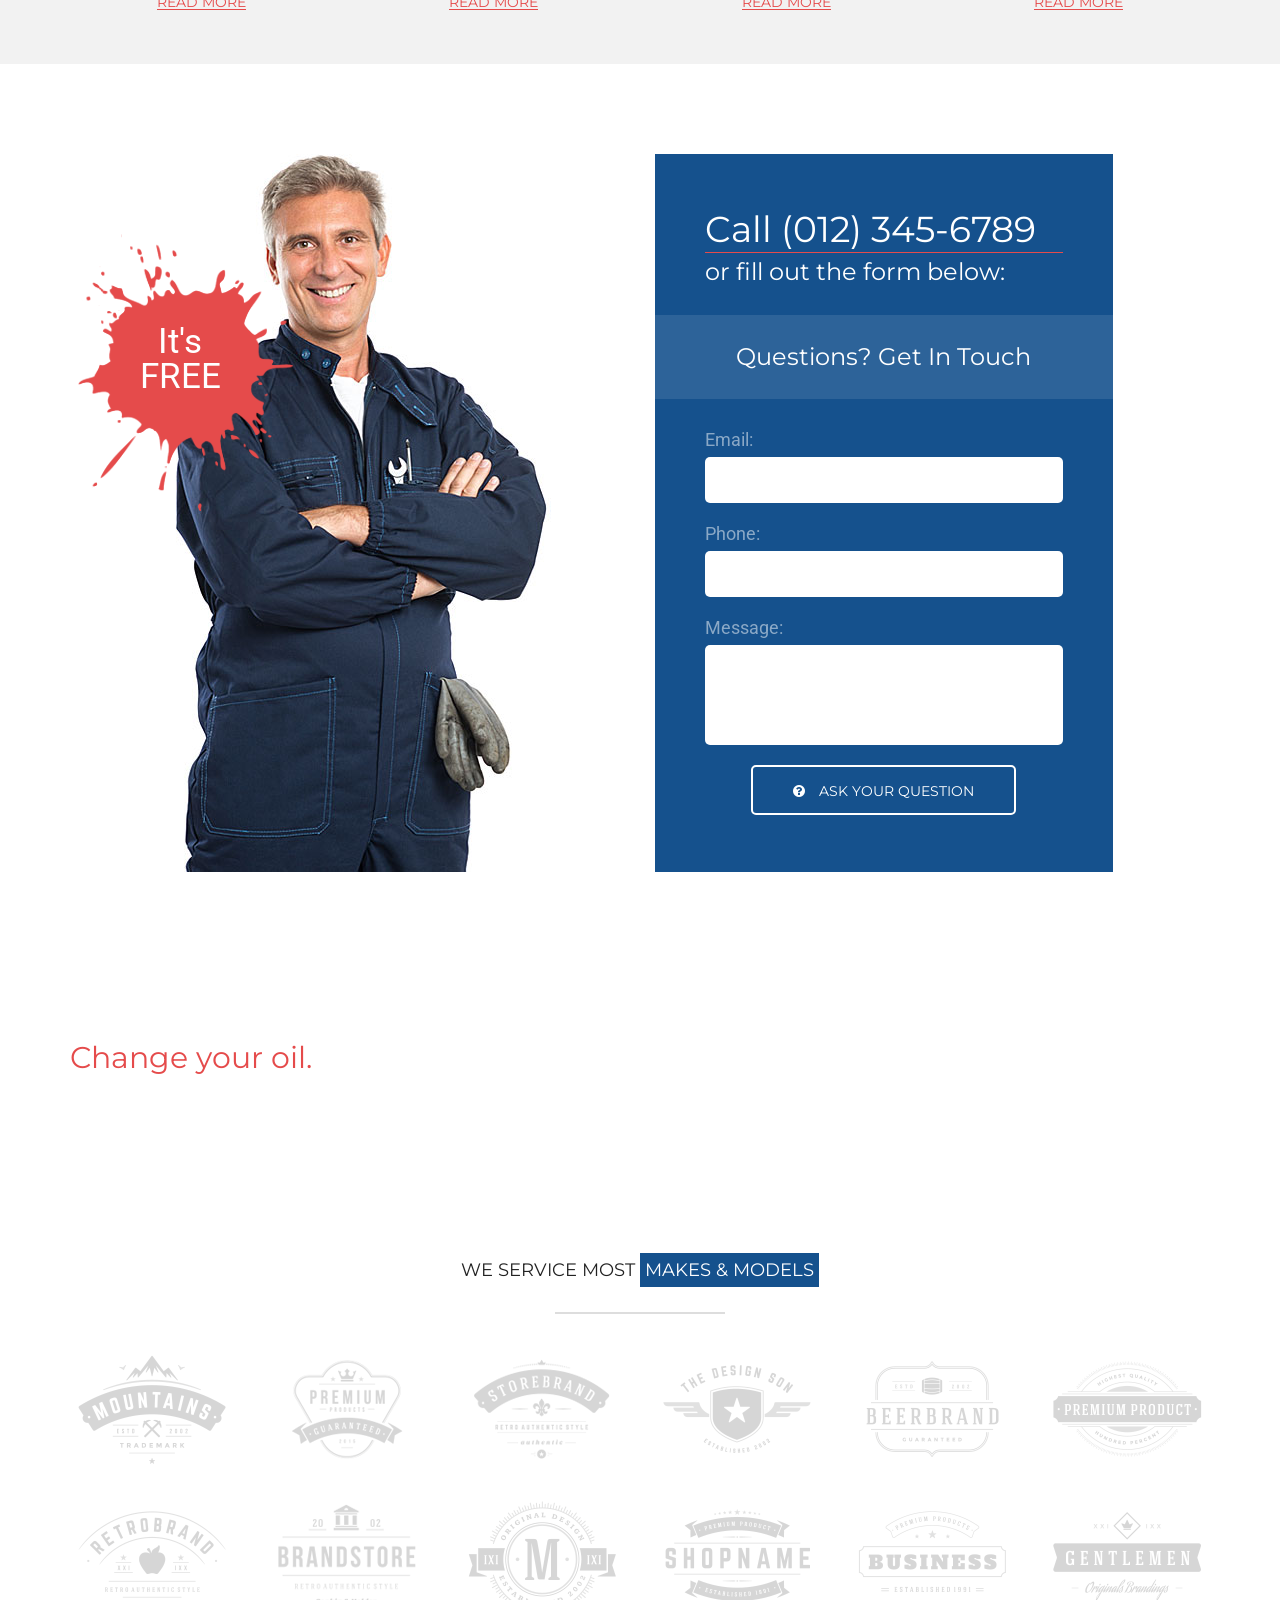
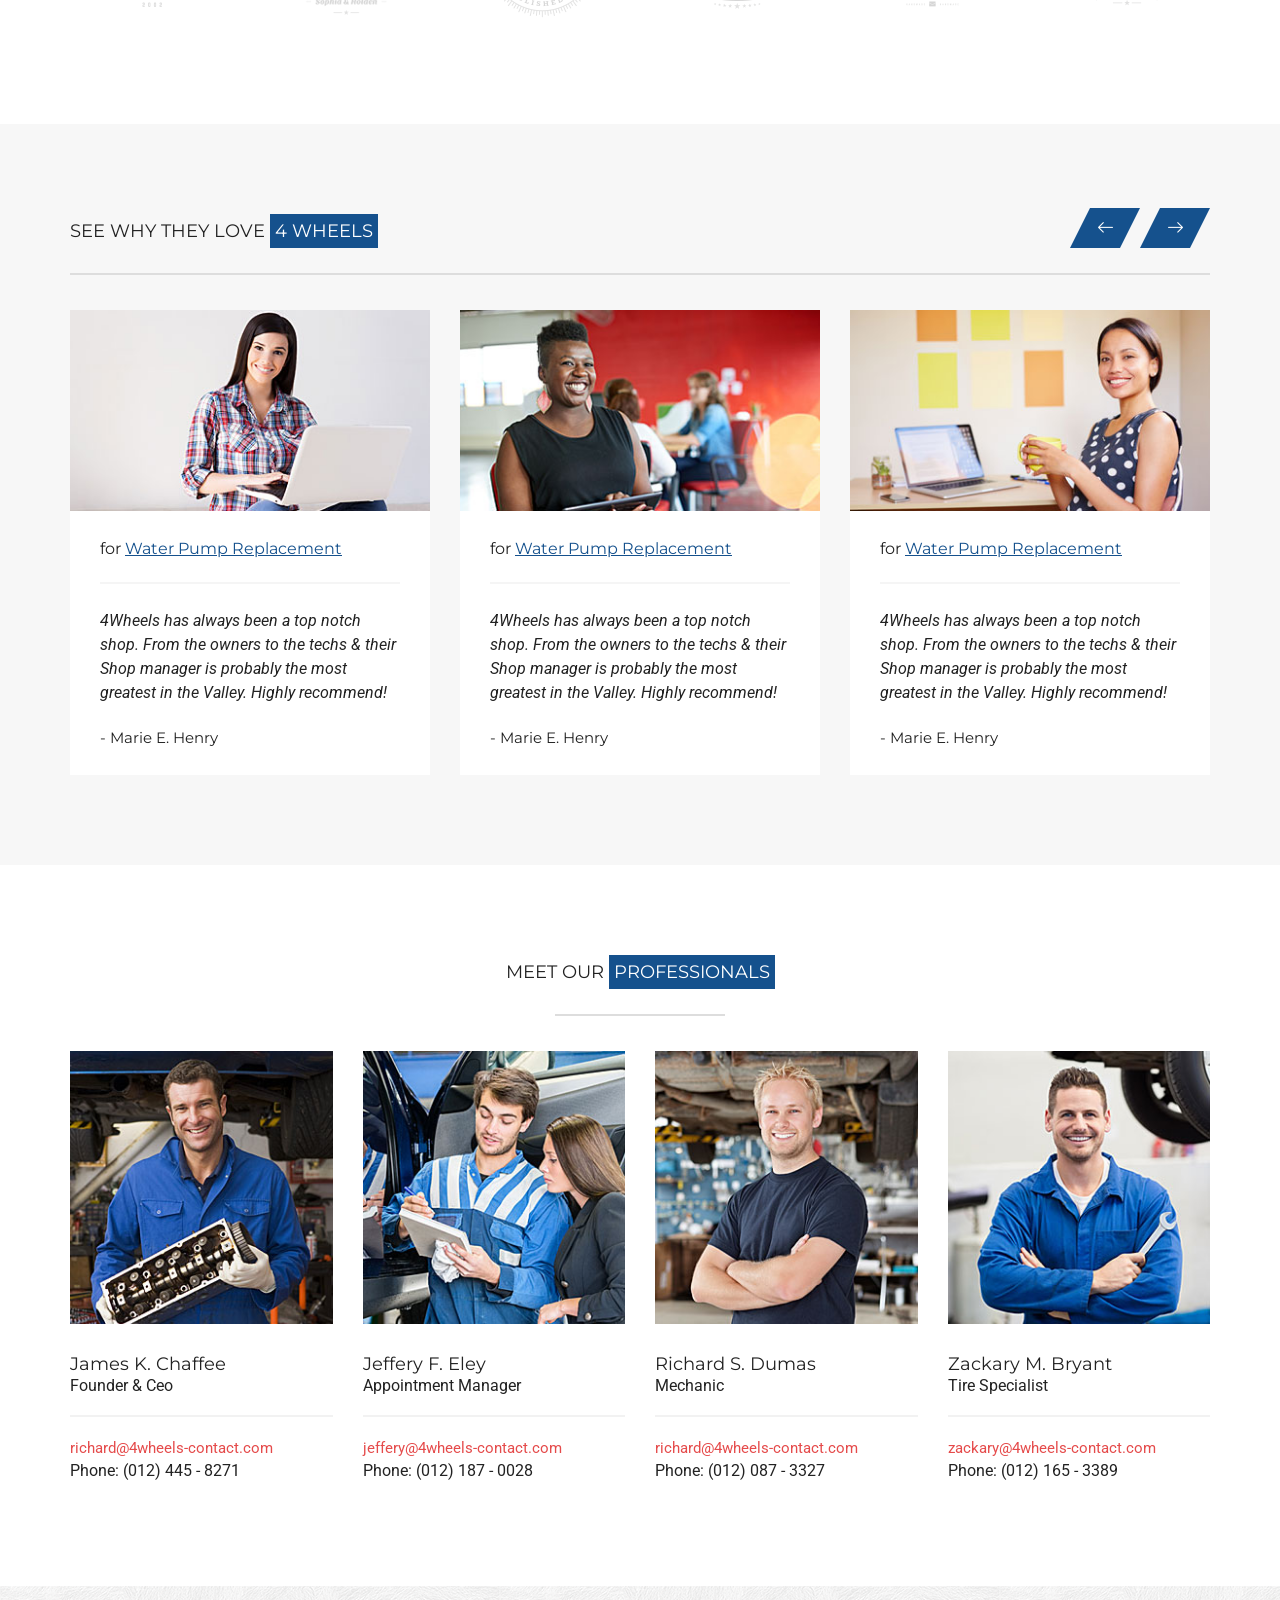
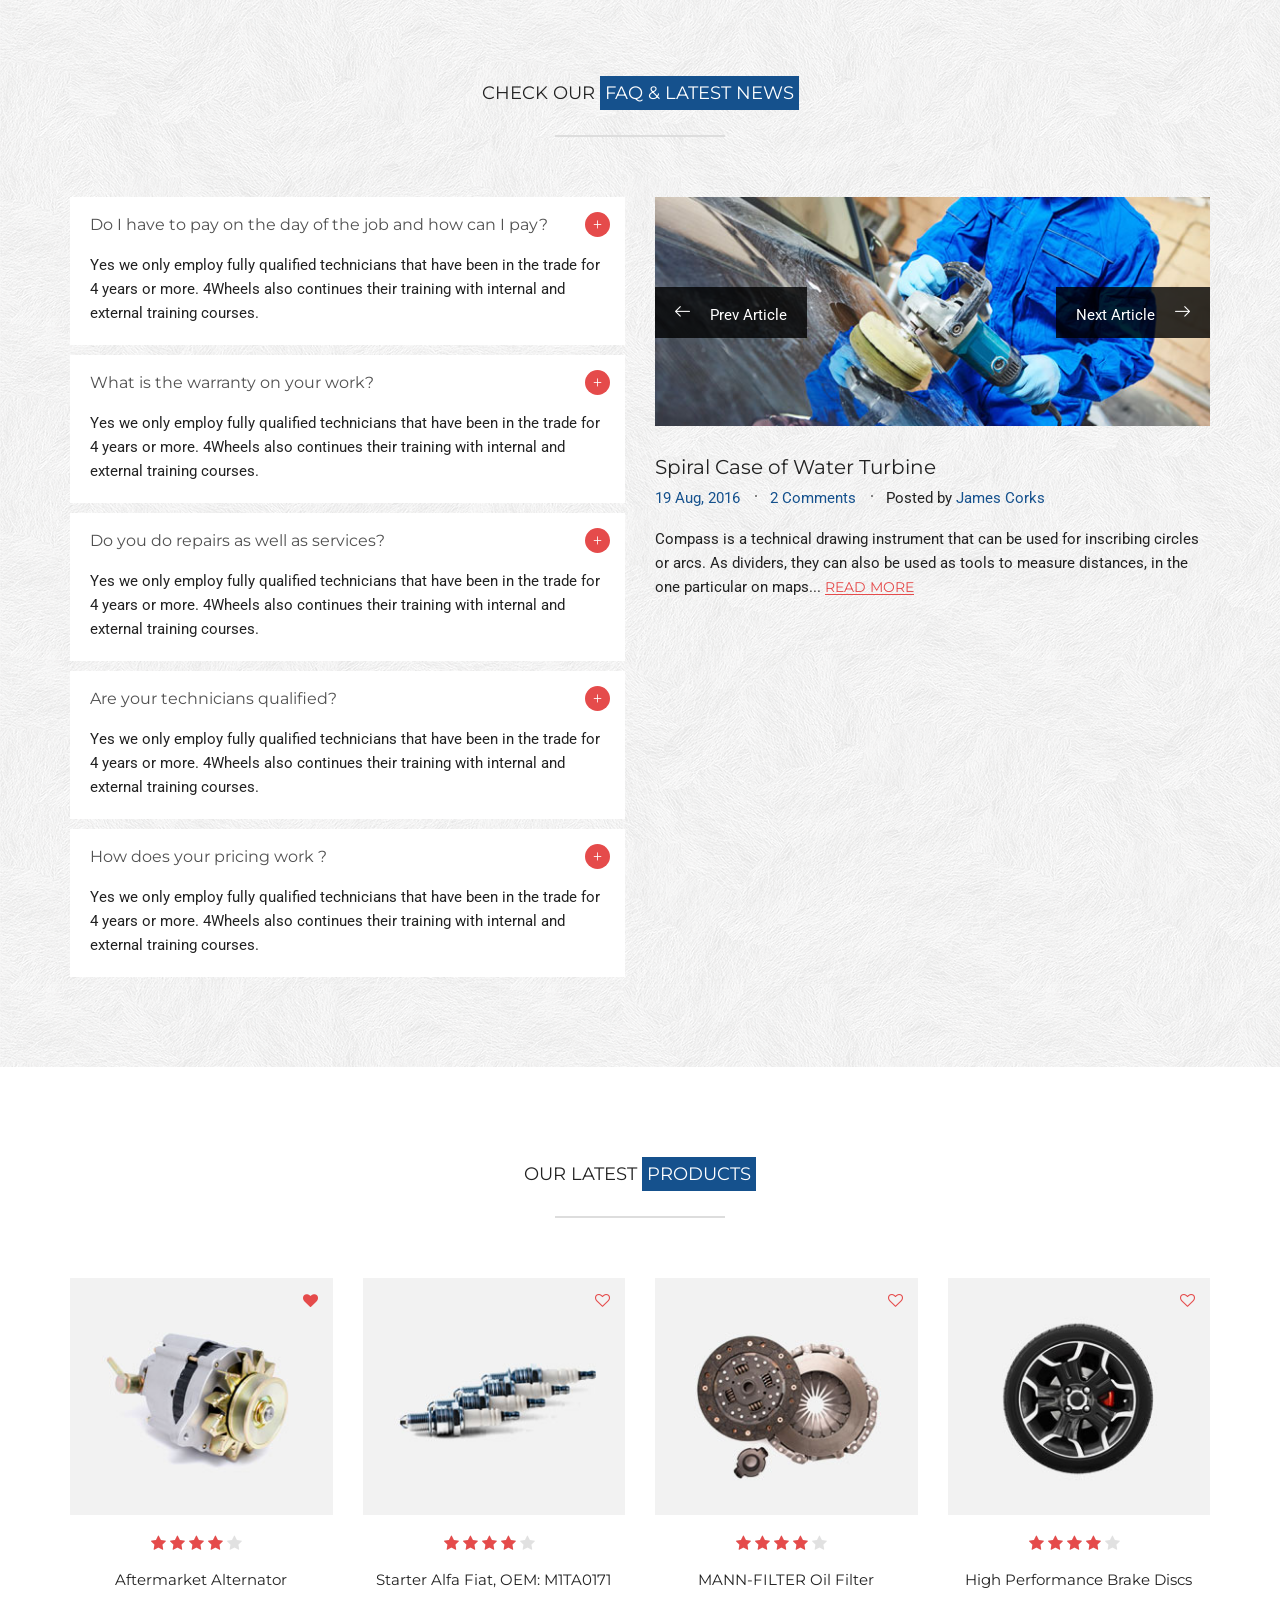
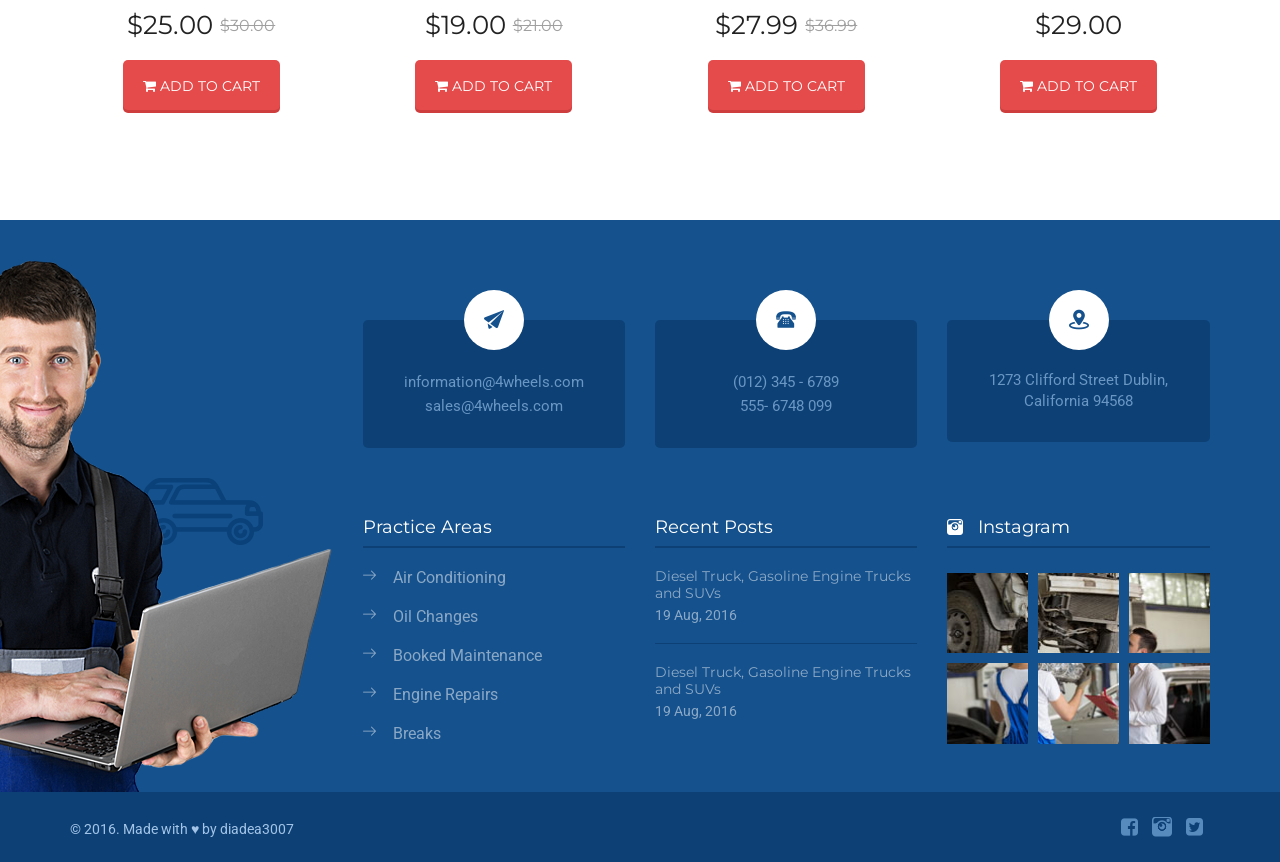
<file: public/index-header2.html>
<!doctype html>
<!--[if lt IE 7]>		<html class="no-js lt-ie9 lt-ie8 lt-ie7" lang="zxx"> <![endif]-->
<!--[if IE 7]>			<html class="no-js lt-ie9 lt-ie8" lang="zxx"> <![endif]-->
<!--[if IE 8]>			<html class="no-js lt-ie9" lang="zxx"> <![endif]-->
<!--[if gt IE 8]><!-->	<html class="no-js" lang="zxx"> <!--<![endif]-->
<head>
	<meta charset="utf-8">
	<meta http-equiv="X-UA-Compatible" content="IE=edge">
	<title>BootStrap HTML5 CSS3 Theme</title>
	<meta name="description" content="">
	<meta name="viewport" content="width=device-width, initial-scale=1">
	<link rel="apple-touch-icon" href="apple-touch-icon.png">
	<link rel="stylesheet" href="css/bootstrap.min.css">
	<link rel="stylesheet" href="css/normalize.css">
	<link rel="stylesheet" href="css/font-awesome.min.css">
	<link rel="stylesheet" href="css/flaticon.css">
	<link rel="stylesheet" href="css/transitions.css">
	<link rel="stylesheet" href="css/jquery-ui.css">
	<link rel="stylesheet" href="css/owl.carousel.css">
	<link rel="stylesheet" href="css/owl.theme.css">
	<link rel="stylesheet" href="css/fullcalendar.css">
	<link rel="stylesheet" href="style.css">
	<link rel="stylesheet" href="css/color.css">
	<link rel="stylesheet" href="css/responsive.css">
	<script src="js/vendor/modernizr-2.8.3-respond-1.4.2.min.js"></script>
</head>
<body class="th-homepage">
	<!--[if lt IE 8]>
		<p class="browserupgrade">You are using an <strong>outdated</strong> browser. Please <a href="http://browsehappy.com/">upgrade your browser</a> to improve your experience.</p>
	<![endif]-->
	<!--************************************
			Wrapper Start
	*************************************-->
	<div id="th-wrapper" class="th-wrapper th-haslayout">
		<!--************************************
				Header Start
		*************************************-->
		<header id="th-header" class="th-header th-headervtwo th-haslayout">
			<div class="container">
				<div class="row">
					<div class="col-xs-12">
						<div class="th-topbar">
							<div class="th-leftbox">
								<strong class="th-logo">
									<a href="index.html"><img src="images/logo2.png" alt="image description"></a>
								</strong>
								<div class="th-callinfo">
									<span>Call Us At (012) <span>345-6789</span></span>
									<address>1273 Clifford Street Dublin, CA 94568</address>
								</div>
							</div>
							<div class="th-rightbox">
								<div class="th-btnbox">
									<a class="th-btnappointment" href="javascript:void(0);" data-toggle="modal" data-target="#th-modalappointment">
										<i class="fa fa-file-text-o"></i>
										<span>Request an appointment</span>
									</a>
								</div>
								<div class="clearfix"></div>
								<div class="th-socialarea">
									<span class="th-tagline">“Your Neighborhood Mechanic Auto Shop!”</span>
									<ul class="th-socialicons">
										<li><a href="#"><i class="fa fa-facebook-square"></i></a></li>
										<li><a href="#"><i class="fa fa-instagram"></i></a></li>
										<li><a href="#"><i class="fa fa-twitter-square"></i></a></li>
									</ul>
								</div>
							</div>
						</div>
					</div>
				</div>
			</div>
			<div class="th-navigationarea">
				<div class="container">
					<div class="row">
						<div class="col-sm-12 col-xs-12">
							<div class="th-rightbox">
								<form class="th-formsearch">
									<fieldset>
										<input type="search" name="search" class="form-control">
										<button type="submit"><i class="flaticon-tool"></i></button>
									</fieldset>
								</form>
								<div class="dropdown th-minicartdropdown">
									<a href="javascript(0);" id="th-minicart" class="th-btnminicart" data-toggle="dropdown" aria-haspopup="true" aria-expanded="false">
										<i class="flaticon-shop"></i>
										<span class="th-badge">3</span>
									</a>
									<div class="dropdown-menu th-minicartcontent" aria-labelledby="th-minicart">
										<span class="th-minicarttitle">You have <em>3 items</em> in the cart</span>
										<ul>
											<li>
												<figure>
													<a href="#">
														<img src="images/thumbnails/img-01.jpg" alt="image description">
													</a>
												</figure>
												<div class="th-minicartproductinfo">
													<div class="th-producttitle">
														<h3><a href="#">Aftermarket Alternator</a></h3>
													</div>
													<div class="th-productrating"><span class="th-stars"><span></span></span></div>
													<div class="th-productprice">
														<span>$25.00</span>
														<del>$30.00</del>
													</div>
												</div>
											</li>
											<li>
												<figure>
													<a href="#">
														<img src="images/thumbnails/img-02.jpg" alt="image description">
													</a>
												</figure>
												<div class="th-minicartproductinfo">
													<div class="th-producttitle">
														<h3><a href="#">Aftermarket Alternator</a></h3>
													</div>
													<div class="th-productrating"><span class="th-stars"><span></span></span></div>
													<div class="th-productprice">
														<span>$25.00</span>
														<del>$30.00</del>
													</div>
												</div>
											</li>
											<li>
												<figure>
													<a href="#">
														<img src="images/thumbnails/img-03.jpg" alt="image description">
													</a>
												</figure>
												<div class="th-minicartproductinfo">
													<div class="th-producttitle">
														<h3><a href="#">Aftermarket Alternator</a></h3>
													</div>
													<div class="th-productrating"><span class="th-stars"><span></span></span></div>
													<div class="th-productprice">
														<span>$25.00</span>
														<del>$30.00</del>
													</div>
												</div>
											</li>
										</ul>
										<div class="th-minicarttotal">
											<span class="th-totalamount">Subtotal: $1343</span>
											<a class="th-btnsmred" href="#">checkout</a>
										</div>
									</div>
								</div>
							</div>
							<nav id="th-nav" class="th-nav">
								<div class="navbar-header">
									<button type="button" class="navbar-toggle collapsed" data-toggle="collapse" data-target="#th-navigation" aria-expanded="false">
										<span class="sr-only">Toggle navigation</span>
										<span class="icon-bar"></span>
										<span class="icon-bar"></span>
										<span class="icon-bar"></span>
									</button>
								</div>
								<div class="th-navigation collapse navbar-collapse" id="th-navigation">
									<ul>
										<li class="th-hasddropdown th-active">
											<a href="#">home</a>
											<ul class="th-dropdownmenu">
												<li><a href="index.html">Index verision One</a></li>
												<li><a href="index-header2.html">Index verision Two</a></li>
												<li><a href="index2.html">Index verision Three</a></li>
												<li class="th-hasddropdown">
													<a href="index2.html">Other Pages</a>
													<ul class="th-dropdownmenu">
														<li><a href="ourteam.html">shortcodes</a></li>
														<li><a href="ourteam-v2.html">slider verision One</a></li>
														<li><a href="team-detail.html">slider verision One</a></li>
														<li><a href="team-detail.html">commingsoon</a></li>
														<li><a href="team-detail.html">contact us</a></li>
														<li><a href="team-detail.html">Header Footer verision</a></li>
													</ul>
												</li>
											</ul>
										</li>
										<li><a href="aboutus.html">about</a></li>
										<li><a href="services.html">services</a></li>
										<li class="th-hasddropdown">
											<a href="#">team</a>
											<ul class="th-dropdownmenu">
												<li><a href="ourteam.html">Team verision One</a></li>
												<li><a href="ourteam-v2.html">Team verision Two</a></li>
												<li><a href="team-detail.html">Team Detail</a></li>
											</ul>
										</li>
										<li class="th-hasddropdown">
											<a href="#">blog</a>
											<ul class="th-dropdownmenu">
												<li><a href="bloglist.html">Blog list</a></li>
												<li><a href="bloggrid.html">blog grid</a></li>
												<li><a href="postsingle.html">Blog detail</a></li>
											</ul>
										</li>
										<li class="th-hasddropdown">
											<a href="#">shop</a>
											<ul class="th-dropdownmenu">
												<li><a href="shop.html">shop</a></li>
												<li><a href="product-single.html">Product Detail</a></li>
											</ul>
										</li>
									</ul>
								</div>
							</nav>
						</div>
					</div>
				</div>
			</div>
		</header>
		<!--************************************
				Header End
		*************************************-->
		<!--************************************
				Home Slider Start
		*************************************-->
		<div class="th-homeslider th-sliderone th-slidervone th-haslayout">
			<div class="item">
				<figure>
					<img src="images/slider/slide-1.jpg" alt="image description">
					<figcaption>
						<div class="container">
							<div class="row">
								<div class="col-sm-12 col-xs-12">
									<div class="th-slidercontent">
										<h1><em>Family owned with over</em><span>65 years experience.</span></h1>
										<div class="th-description">
											<p>Automotive service is as much about ethics and integrity as it is about quality work. If we did a great job on unneeded services, we’d have failed to meet the needs of our customers.</p>
										</div>
										<a class="th-btnborder" href="#">
											<i class="fa fa-file-text-o"></i>
											<span>Check Our Services</span>
										</a>
									</div>
								</div>
							</div>
						</div>
					</figcaption>
				</figure>
			</div>
			<div class="item">
				<figure>
					<img src="images/slider/slide-2.jpg" alt="image description">
					<figcaption>
						<div class="container">
							<div class="row">
								<div class="col-sm-12 col-xs-12">
									<div class="th-slidercontent">
										<h1><em>Family owned with over</em><span>65 years experience.</span></h1>
										<div class="th-description">
											<p>Automotive service is as much about ethics and integrity as it is about quality work. If we did a great job on unneeded services, we’d have failed to meet the needs of our customers.</p>
										</div>
										<a class="th-btnborder" href="#">
											<i class="fa fa-file-text-o"></i>
											<span>Check Our Services</span>
										</a>
									</div>
								</div>
							</div>
						</div>
					</figcaption>
				</figure>
			</div>
			<div class="item">
				<figure>
					<img src="images/slider/slide-3.jpg" alt="image description">
					<figcaption>
						<div class="container">
							<div class="row">
								<div class="col-sm-12 col-xs-12">
									<div class="th-slidercontent">
										<h1><em>Family owned with over</em><span>65 years experience.</span></h1>
										<div class="th-description">
											<p>Automotive service is as much about ethics and integrity as it is about quality work. If we did a great job on unneeded services, we’d have failed to meet the needs of our customers.</p>
										</div>
										<a class="th-btnborder" href="#">
											<i class="fa fa-file-text-o"></i>
											<span>Check Our Services</span>
										</a>
									</div>
								</div>
							</div>
						</div>
					</figcaption>
				</figure>
			</div>
			<div class="item">
				<figure>
					<img src="images/slider/slide-4.jpg" alt="image description">
					<figcaption>
						<div class="container">
							<div class="row">
								<div class="col-sm-12 col-xs-12">
									<div class="th-slidercontent">
										<h1><em>Family owned with over</em><span>65 years experience.</span></h1>
										<div class="th-description">
											<p>Automotive service is as much about ethics and integrity as it is about quality work. If we did a great job on unneeded services, we’d have failed to meet the needs of our customers.</p>
										</div>
										<a class="th-btnborder" href="#">
											<i class="fa fa-file-text-o"></i>
											<span>Check Our Services</span>
										</a>
									</div>
								</div>
							</div>
						</div>
					</figcaption>
				</figure>
			</div>
		</div>
		<!--************************************
				Home Slider End
		*************************************-->
		<!--************************************
				Main Start
		*************************************-->
		<main id="th-main" class="th-main th-haslayout">
			<!--************************************
				Automotive Maintenance Start
			*************************************-->
			<section class="th-main-section th-haslayout th-paddingbottomzero">
				<div class="container">
					<div class="row">
						<div class="col-sm-8 col-sm-offset-2 col-xs-12">
							<div class="th-sectionhead">
								<div class="th-sectionheading">
									<h2>AUTOMOTIVE MAINTENANCe <span>SERVICE &amp; REPAIR</span></h2>
								</div>
								<div class="th-description">
									<p>We provide all the services, repairs and maintenance your vehicle needs. Some of the automotive services &amp; repairs we provide include.</p>
								</div>
							</div>
						</div>
						<div class="col-sm-12 col-xs-12">
							<div class="th-servicesbox">
								<ul class="th-services">
									<li class="th-service">
										<a href="#">
											<i class="flaticon-hot"></i>
											<span>Air Conditioning</span>
										</a>
									</li>
									<li class="th-service">
										<a href="#">
											<i class="flaticon-nature"></i>
											<span>Alternators</span>
										</a>
									</li>
									<li class="th-service">
										<a href="#">
											<i class="flaticon-dog"></i>
											<span>Belts &amp; Hoses</span>
										</a>
									</li>
									<li class="th-service">
										<a href="#">
											<i class="flaticon-link"></i>
											<span>Breaks</span>
										</a>
									</li>
									<li class="th-service">
										<a href="#">
											<i class="flaticon-technology-2"></i>
											<span>Engine Repair</span>
										</a>
									</li>
									<li class="th-service">
										<a href="#">
											<i class="flaticon-technology-1"></i>
											<span>Muffler/Exhausts</span>
										</a>
									</li>
									<li class="th-service">
										<a href="#">
											<i class="flaticon-tool-1"></i>
											<span>Inspections</span>
										</a>
									</li>
									<li class="th-service">
										<a href="#">
											<i class="flaticon-transport"></i>
											<span>Oil Changes</span>
										</a>
									</li>
									<li class="th-service">
										<a href="#">
											<i class="flaticon-lines"></i>
											<span>Radiators</span>
										</a>
									</li>
									<li class="th-service">
										<a href="#">
											<i class="flaticon-arrows"></i>
											<span>Shocks/Suspension</span>
										</a>
									</li>
									<li class="th-service">
										<a href="#">
											<i class="flaticon-cogwheel-1"></i>
											<span>Starters</span>
										</a>
									</li>
									<li class="th-service">
										<a href="#">
											<i class="flaticon-icon-1283"></i>
											<span>Tires</span>
										</a>
									</li>
									<li class="th-service">
										<a href="#">
											<i class="flaticon-three"></i>
											<span>Tune-Ups</span>
										</a>
									</li>
									<li class="th-service">
										<a href="#">
											<i class="flaticon-tool-2"></i>
											<span>Booked Maintenance</span>
										</a>
									</li>
									<li class="th-service">
										<a href="#">
											<i class="flaticon-interface-1"></i>
											<span>See All Services</span>
										</a>
									</li>
								</ul>
								<div class="row">
									<div class="th-featureservices">
										<div class="col-sm-3 col-xs-6">
											<div class="th-featureservice">
												<figure class="th-serviceimg">
													<a href="#">
														<img src="images/services/img-01.jpg" alt="Auto Repair">
													</a>
												</figure>
												<div class="th-servicecontent">
													<div class="th-servicename">
														<h3><a href="#">Auto Repair</a></h3>
													</div>
													<div class="th-description">
														<p>We work on virtually all makes &amp; models from classic cars to modern &amp; even light-duty diesels.</p>
													</div>
													<a class="th-btnreadmore" href="#">read more</a>
												</div>
											</div>
										</div>
										<div class="col-sm-3 col-xs-6">
											<div class="th-featureservice">
												<figure class="th-serviceimg">
													<a href="#">
														<img src="images/services/img-02.jpg" alt="Tires">
													</a>
												</figure>
												<div class="th-servicecontent">
													<div class="th-servicename">
														<h3><a href="#">Tires</a></h3>
													</div>
													<div class="th-description">
														<p>We work on virtually all makes &amp; models from classic cars to modern &amp; even light-duty diesels.</p>
													</div>
													<a class="th-btnreadmore" href="#">read more</a>
												</div>
											</div>
										</div>
										<div class="col-sm-3 col-xs-6">
											<div class="th-featureservice">
												<figure class="th-serviceimg">
													<a href="#">
														<img src="images/services/img-03.jpg" alt="Alignments">
													</a>
												</figure>
												<div class="th-servicecontent">
													<div class="th-servicename">
														<h3><a href="#">Alignments</a></h3>
													</div>
													<div class="th-description">
														<p>We work on virtually all makes &amp; models from classic cars to modern &amp; even light-duty diesels.</p>
													</div>
													<a class="th-btnreadmore" href="#">read more</a>
												</div>
											</div>
										</div>
										<div class="col-sm-3 col-xs-6">
											<div class="th-featureservice">
												<figure class="th-serviceimg">
													<a href="#">
														<img src="images/services/img-04.jpg" alt="Hitch &amp; welding">
													</a>
												</figure>
												<div class="th-servicecontent">
													<div class="th-servicename">
														<h3><a href="#">Hitch &amp; welding</a></h3>
													</div>
													<div class="th-description">
														<p>We work on virtually all makes &amp; models from classic cars to modern &amp; even light-duty diesels.</p>
													</div>
													<a class="th-btnreadmore" href="#">read more</a>
												</div>
											</div>
										</div>
									</div>
								</div>
							</div>
						</div>
					</div>
				</div>
			</section>
			<!--************************************
				Automotive Maintenance End
			*************************************-->
			<!--************************************
				Ask Question Start
			*************************************-->
			<section class="th-main-section th-haslayout th-paddingbottomzero">
				<div class="container">
					<div class="row">
						<div class="th-askquestion">
							<div class="col-sm-5 col-sm-offset-1 col-xs-12 hidden-xs">
								<figure class="th-imgbox">
									<img src="images/askquestion/img-01.jpg" alt="ask question">
									<div class="th-note">
										<span>It's FREE</span>
									</div>
								</figure>
							</div>
							<div class="col-sm-5 col-xs-12">
								<div class="th-contentbox">
									<form id="th-formaskquestion" class="th-formaskquestion th-formtheme" action="#" enctype="multipart/form-data" method="post">
										<h2><span>Call (012) 345-6789</span>or fill out the form below:</h2>
										<h3>Questions? Get In Touch</h3>
										<fieldset>
											<div class="form-group">
												<label>Email:</label>
												<input type="email" class="form-control" name="email">
											</div>
											<div class="form-group">
												<label>Phone:</label>
												<input type="text" class="form-control" name="email">
											</div>
											<div class="form-group">
												<label>Message:</label>
												<textarea></textarea>
											</div>	
											<button type="submit" class="th-btnborder">
												<i class="fa fa-question-circle"></i>
												<span>ask your question</span>
											</button>
										</fieldset>
									</form>
								</div>
							</div>
						</div>
					</div>
				</div>
			</section>
			<!--************************************
				Ask Question End
			*************************************-->
			<!--************************************
					Check Service Start
			*************************************-->
			<section class="th-main-section th-haslayout th-parallaximg th-checkourservice" data-appear-top-offset="600" data-parallax="scroll" data-image-src="images/bgparallax/bgparallax-01.jpg">
				<div class="container">
					<div class="row">
						<div class="col-sm-12 col-xs-12">
							<div class="th-textbox">
								<h2>Don’t want to break down in the middle of nowhere surrounded by coyotes?</h2>
								<a href="#">Change your oil.</a>
							</div>
							<a class="th-btnborder" href="#">
								<span>Check Our Services</span>
							</a>
						</div>
					</div>
				</div>
			</section>
			<!--************************************
					Check Service End
			*************************************-->
			<!--************************************
					Makes and Models Start
			*************************************-->
			<section class="th-main-section th-haslayout">
				<div class="container">
					<div class="row">
						<div class="col-sm-8 col-sm-offset-2 col-xs-12">
							<div class="th-sectionheading">
								<h2>we service most <span>makes &amp; models</span></h2>
							</div>
						</div>
						<ul class="th-makesmodels">
							<li><figure><a href="#"><img src="images/brands/brand-01.png" alt="image description"></a></figure></li>
							<li><figure><a href="#"><img src="images/brands/brand-02.png" alt="image description"></a></figure></li>
							<li><figure><a href="#"><img src="images/brands/brand-03.png" alt="image description"></a></figure></li>
							<li><figure><a href="#"><img src="images/brands/brand-04.png" alt="image description"></a></figure></li>
							<li><figure><a href="#"><img src="images/brands/brand-05.png" alt="image description"></a></figure></li>
							<li><figure><a href="#"><img src="images/brands/brand-06.png" alt="image description"></a></figure></li>
							<li><figure><a href="#"><img src="images/brands/brand-07.png" alt="image description"></a></figure></li>
							<li><figure><a href="#"><img src="images/brands/brand-08.png" alt="image description"></a></figure></li>
							<li><figure><a href="#"><img src="images/brands/brand-09.png" alt="image description"></a></figure></li>
							<li><figure><a href="#"><img src="images/brands/brand-10.png" alt="image description"></a></figure></li>
							<li><figure><a href="#"><img src="images/brands/brand-11.png" alt="image description"></a></figure></li>
							<li><figure><a href="#"><img src="images/brands/brand-12.png" alt="image description"></a></figure></li>
						</ul>
					</div>
				</div>
			</section>
			<!--************************************
					Makes and Models End
			*************************************-->
			<!--************************************
					Testimonials Start
			*************************************-->
			<section class="th-main-section th-haslayout th-bglight">
				<div class="container">
					<div class="row">
						<div class="col-sm-12 col-xs-12">
							<div class="th-sectionheading th-fullsectionheading">
								<h2>See Why They Love <span>4 Wheels</span></h2>
							</div>
						</div>
						<div id="th-testimonialsslider" class="th-testimonialsslider th-testimonials">
							<div class="item">
								<div class="th-testimonial">
									<figure>
										<a href="#">
											<img src="images/testimonials/img-01.jpg" alt="image description">
										</a>
									</figure>
									<div class="th-testimonialcontent">
										<div class="th-borderheading">
											<h3>for <a href="#">Water Pump Replacement</a></h3>
										</div>
										<div class="th-description">
											<blockquote><q>4Wheels has always been a top notch shop. From the owners to the techs &amp; their Shop manager is probably the most greatest in the Valley. Highly recommend!</q></blockquote>
										</div>
										<span class="th-clientname"><a href="#">- Marie E. Henry</a></span>
									</div>
								</div>
							</div>
							<div class="item">
								<div class="th-testimonial">
									<figure>
										<a href="#">
											<img src="images/testimonials/img-02.jpg" alt="image description">
										</a>
									</figure>
									<div class="th-testimonialcontent">
										<div class="th-borderheading">
											<h3>for <a href="#">Water Pump Replacement</a></h3>
										</div>
										<div class="th-description">
											<blockquote><q>4Wheels has always been a top notch shop. From the owners to the techs &amp; their Shop manager is probably the most greatest in the Valley. Highly recommend!</q></blockquote>
										</div>
										<span class="th-clientname"><a href="#">- Marie E. Henry</a></span>
									</div>
								</div>
							</div>
							<div class="item">
								<div class="th-testimonial">
									<figure>
										<a href="#">
											<img src="images/testimonials/img-03.jpg" alt="image description">
										</a>
									</figure>
									<div class="th-testimonialcontent">
										<div class="th-borderheading">
											<h3>for <a href="#">Water Pump Replacement</a></h3>
										</div>
										<div class="th-description">
											<blockquote><q>4Wheels has always been a top notch shop. From the owners to the techs &amp; their Shop manager is probably the most greatest in the Valley. Highly recommend!</q></blockquote>
										</div>
										<span class="th-clientname"><a href="#">- Marie E. Henry</a></span>
									</div>
								</div>
							</div>
							<div class="item">
								<div class="th-testimonial">
									<figure>
										<a href="#">
											<img src="images/testimonials/img-01.jpg" alt="image description">
										</a>
									</figure>
									<div class="th-testimonialcontent">
										<div class="th-borderheading">
											<h3>for <a href="#">Water Pump Replacement</a></h3>
										</div>
										<div class="th-description">
											<blockquote><q>4Wheels has always been a top notch shop. From the owners to the techs &amp; their Shop manager is probably the most greatest in the Valley. Highly recommend!</q></blockquote>
										</div>
										<span class="th-clientname"><a href="#">- Marie E. Henry</a></span>
									</div>
								</div>
							</div>
							<div class="item">
								<div class="th-testimonial">
									<figure>
										<a href="#">
											<img src="images/testimonials/img-02.jpg" alt="image description">
										</a>
									</figure>
									<div class="th-testimonialcontent">
										<div class="th-borderheading">
											<h3>for <a href="#">Water Pump Replacement</a></h3>
										</div>
										<div class="th-description">
											<blockquote><q>4Wheels has always been a top notch shop. From the owners to the techs &amp; their Shop manager is probably the most greatest in the Valley. Highly recommend!</q></blockquote>
										</div>
										<span class="th-clientname"><a href="#">- Marie E. Henry</a></span>
									</div>
								</div>
							</div>
							<div class="item">
								<div class="th-testimonial">
									<figure>
										<a href="#">
											<img src="images/testimonials/img-03.jpg" alt="image description">
										</a>
									</figure>
									<div class="th-testimonialcontent">
										<div class="th-borderheading">
											<h3>for <a href="#">Water Pump Replacement</a></h3>
										</div>
										<div class="th-description">
											<blockquote><q>4Wheels has always been a top notch shop. From the owners to the techs &amp; their Shop manager is probably the most greatest in the Valley. Highly recommend!</q></blockquote>
										</div>
										<span class="th-clientname"><a href="#">- Marie E. Henry</a></span>
									</div>
								</div>
							</div>
						</div>
					</div>
				</div>
			</section>
			<!--************************************
					Testimonials End
			*************************************-->
			<!--************************************
					Team Start
			*************************************-->
			<section class="th-main-section th-haslayout">
				<div class="container">
					<div class="row">
						<div class="col-sm-8 col-sm-offset-2 col-xs-12">
							<div class="th-sectionheading">
								<h2>Meet Our <span>professionals</span></h2>
							</div>
						</div>
						<div class="th-teammembers">
							<div class="col-md-3 col-sm-6 col-xs-6">
								<div class="th-teammember">
									<figure>
										<img src="images/team/img-01.jpg" alt="image description">
										<figcaption>
											<ul class="th-socialiconslg">
												<li><a href="#"><i class="flaticon-social-4"></i></a></li>
												<li><a href="#"><i class="flaticon-social-5"></i></a></li>
												<li><a href="#"><i class="flaticon-icon-1394"></i></a></li>
												<li><a href="#"><i class="flaticon-social-6"></i></a></li>
											</ul>
										</figcaption>
									</figure>
									<div class="th-teammembercontent">
										<div class="th-teammembername"><h3><a href="#">James K. Chaffee</a></h3></div>
										<div class="th-teammemberdesignation"><a href="#">Founder &amp; Ceo</a></div>
										<div class="th-teammemberemail"><a href="#">richard@4wheels-contact.com</a></div>
										<div class="th-teammemberphone"><span>Phone: (012) 445 - 8271</span></div>
									</div>
								</div>
							</div>
							<div class="col-md-3 col-sm-6 col-xs-6">
								<div class="th-teammember">
									<figure>
										<img src="images/team/img-02.jpg" alt="image description">
										<figcaption>
											<ul class="th-socialiconslg">
												<li><a href="#"><i class="flaticon-social-4"></i></a></li>
												<li><a href="#"><i class="flaticon-social-5"></i></a></li>
												<li><a href="#"><i class="flaticon-icon-1394"></i></a></li>
												<li><a href="#"><i class="flaticon-social-6"></i></a></li>
											</ul>
										</figcaption>
									</figure>
									<div class="th-teammembercontent">
										<div class="th-teammembername"><h3><a href="#">Jeffery F. Eley</a></h3></div>
										<div class="th-teammemberdesignation"><a href="#">Appointment Manager</a></div>
										<div class="th-teammemberemail"><a href="#">jeffery@4wheels-contact.com</a></div>
										<div class="th-teammemberphone"><span>Phone: (012) 187 - 0028</span></div>
									</div>
								</div>
							</div>
							<div class="col-md-3 col-sm-6 col-xs-6">
								<div class="th-teammember">
									<figure>
										<img src="images/team/img-03.jpg" alt="image description">
										<figcaption>
											<ul class="th-socialiconslg">
												<li><a href="#"><i class="flaticon-social-4"></i></a></li>
												<li><a href="#"><i class="flaticon-social-5"></i></a></li>
												<li><a href="#"><i class="flaticon-icon-1394"></i></a></li>
												<li><a href="#"><i class="flaticon-social-6"></i></a></li>
											</ul>
										</figcaption>
									</figure>
									<div class="th-teammembercontent">
										<div class="th-teammembername"><h3><a href="#">Richard S. Dumas</a></h3></div>
										<div class="th-teammemberdesignation"><a href="#">Mechanic</a></div>
										<div class="th-teammemberemail"><a href="#">richard@4wheels-contact.com</a></div>
										<div class="th-teammemberphone"><span>Phone: (012) 087 - 3327</span></div>
									</div>
								</div>
							</div>
							<div class="col-md-3 col-sm-6 col-xs-6">
								<div class="th-teammember">
									<figure>
										<img src="images/team/img-04.jpg" alt="image description">
										<figcaption>
											<ul class="th-socialiconslg">
												<li><a href="#"><i class="flaticon-social-4"></i></a></li>
												<li><a href="#"><i class="flaticon-social-5"></i></a></li>
												<li><a href="#"><i class="flaticon-icon-1394"></i></a></li>
												<li><a href="#"><i class="flaticon-social-6"></i></a></li>
											</ul>
										</figcaption>
									</figure>
									<div class="th-teammembercontent">
										<div class="th-teammembername"><h3><a href="#">Zackary M. Bryant</a></h3></div>
										<div class="th-teammemberdesignation"><a href="#">Tire Specialist</a></div>
										<div class="th-teammemberemail"><a href="#">zackary@4wheels-contact.com</a></div>
										<div class="th-teammemberphone"><span>Phone: (012) 165 - 3389</span></div>
									</div>
								</div>
							</div>
						</div>
					</div>
				</div>
			</section>
			<!--************************************
					Team End
			*************************************-->
			<!--************************************
					FAQ And News Start
			*************************************-->
			<section class="th-main-section th-haslayout th-bgpattran">
				<div class="container">
					<div class="row">
						<div class="col-sm-8 col-sm-offset-2 col-xs-12">
							<div class="th-sectionheading">
								<h2>Check Our <span>FAQ &amp; Latest News</span></h2>
							</div>
						</div>
						<div class="th-faqandlatestnews">
							<div class="col-md-6 col-sm-12 col-xs-12">
								<div class="th-faq">
									<div id="th-accordion" class="th-accordion">
										<div class="th-panel">
											<h4>Do I have to pay on the day of the job and how can I pay?</h4>
											<div class="th-panelcontent">
												<div class="th-description">
													<p>Yes we only employ fully qualified technicians that have been in the trade for 4 years or more. 4Wheels also continues their training with internal and external training courses.</p>
												</div>
											</div>
										</div>
										<div class="th-panel">
											<h4>What is the warranty on your work?</h4>
											<div class="th-panelcontent">
												<div class="th-description">
													<p>Yes we only employ fully qualified technicians that have been in the trade for 4 years or more. 4Wheels also continues their training with internal and external training courses.</p>
												</div>
											</div>
										</div>
										<div class="th-panel">
											<h4>Do you do repairs as well as services?</h4>
											<div class="th-panelcontent">
												<div class="th-description">
													<p>Yes we only employ fully qualified technicians that have been in the trade for 4 years or more. 4Wheels also continues their training with internal and external training courses.</p>
												</div>
											</div>
										</div>
										<div class="th-panel">
											<h4>Are your technicians qualified?</h4>
											<div class="th-panelcontent">
												<div class="th-description">
													<p>Yes we only employ fully qualified technicians that have been in the trade for 4 years or more. 4Wheels also continues their training with internal and external training courses.</p>
												</div>
											</div>
										</div>
										<div class="th-panel">
											<h4>How does your pricing work ?</h4>
											<div class="th-panelcontent">
												<div class="th-description">
													<p>Yes we only employ fully qualified technicians that have been in the trade for 4 years or more. 4Wheels also continues their training with internal and external training courses.</p>
												</div>
											</div>
										</div>
									</div>
								</div>
							</div>
							<div class="col-md-6 col-sm-12 col-xs-12">
								<div id="th-latestnewsslider" class="th-latestnewsslider th-latestnews">
									<div class="item">
										<article class="th-post">
											<figure class="th-postimg"><a href="#"><img src="images/blogpost/img-01.jpg" alt="image description"></a></figure>
											<div class="th-postcontent">
												<div class="th-posttitle">
													<h3><a href="#">Spiral Case of Water Turbine</a></h3>
												</div>
												<ul class="th-postmetadata">
													<li><time datetime="2015-12-12"><a href="#">19 Aug, 2016</a></time></li>
													<li><a href="#">2 Comments</a></li>
													<li>Posted by <a href="#">James Corks</a></li>
												</ul>
												<div class="th-description">
													<p>Compass is a technical drawing instrument that can be used for inscribing circles or arcs. As dividers, they can also be used as tools to measure distances, in the one particular on maps... <a class="th-btnreadmore" href="#">Read More</a></p>
												</div>
											</div>
										</article>
									</div>
									<div class="item">
										<article class="th-post">
											<figure class="th-postimg"><a href="#"><img src="images/blogpost/img-01.jpg" alt="image description"></a></figure>
											<div class="th-postcontent">
												<div class="th-posttitle">
													<h3><a href="#">Spiral Case of Water Turbine</a></h3>
												</div>
												<ul class="th-postmetadata">
													<li><time datetime="2015-12-12"><a href="#">19 Aug, 2016</a></time></li>
													<li><a href="#">2 Comments</a></li>
													<li>Posted by <a href="#">James Corks</a></li>
												</ul>
												<div class="th-description">
													<p>Compass is a technical drawing instrument that can be used for inscribing circles or arcs. As dividers, they can also be used as tools to measure distances, in the one particular on maps... <a class="th-btnreadmore" href="#">Read More</a></p>
												</div>
											</div>
										</article>
									</div>
									<div class="item">
										<article class="th-post">
											<figure class="th-postimg"><a href="#"><img src="images/blogpost/img-01.jpg" alt="image description"></a></figure>
											<div class="th-postcontent">
												<div class="th-posttitle">
													<h3><a href="#">Spiral Case of Water Turbine</a></h3>
												</div>
												<ul class="th-postmetadata">
													<li><time datetime="2015-12-12"><a href="#">19 Aug, 2016</a></time></li>
													<li><a href="#">2 Comments</a></li>
													<li>Posted by <a href="#">James Corks</a></li>
												</ul>
												<div class="th-description">
													<p>Compass is a technical drawing instrument that can be used for inscribing circles or arcs. As dividers, they can also be used as tools to measure distances, in the one particular on maps... <a class="th-btnreadmore" href="#">Read More</a></p>
												</div>
											</div>
										</article>
									</div>
								</div>
							</div>
						</div>
					</div>
				</div>
			</section>
			<!--************************************
					FAQ And News End
			*************************************-->
			<!--************************************
					Latest Products Start
			*************************************-->
			<section class="th-main-section th-haslayout">
				<div class="container">
					<div class="row">
						<div class="col-sm-8 col-sm-offset-2 col-xs-12">
							<div class="th-sectionheading">
								<h2>our latest <span>products</span></h2>
							</div>
						</div>
						<div class="th-products">
							<div class="col-md-3 col-sm-6 col-xs-6">
								<div class="th-product">
									<figure class="th-productimg">
										<img src="images/products/img-01.jpg" alt="image description">
										<i class="fa fa-heart"></i>
									</figure>
									<div class="th-productinfo">
										<span class="th-stars"><span></span></span>
										<div class="th-producttitle">
											<h3><a href="#">Aftermarket Alternator</a></h3>
										</div>
										<div class="th-productprice">
											<span>$25.00</span>
											<del>$30.00</del>
										</div>
										<a class="th-btn" href="#">
											<i class="fa fa-shopping-cart"></i>
											<span>Add to Cart</span>
										</a>
									</div>
								</div>
							</div>
							<div class="col-md-3 col-sm-6 col-xs-6">
								<div class="th-product">
									<figure class="th-productimg">
										<img src="images/products/img-02.jpg" alt="image description">
										<i class="fa fa-heart-o"></i>
									</figure>
									<div class="th-productinfo">
										<span class="th-stars"><span></span></span>
										<div class="th-producttitle">
											<h3><a href="#">Starter Alfa Fiat, OEM: M1TA0171</a></h3>
										</div>
										<div class="th-productprice">
											<span>$19.00</span>
											<del>$21.00</del>
										</div>
										<a class="th-btn" href="#">
											<i class="fa fa-shopping-cart"></i>
											<span>Add to Cart</span>
										</a>
									</div>
								</div>
							</div>
							<div class="col-md-3 col-sm-6 col-xs-6">
								<div class="th-product">
									<figure class="th-productimg">
										<img src="images/products/img-03.jpg" alt="image description">
										<i class="fa fa-heart-o"></i>
									</figure>
									<div class="th-productinfo">
										<span class="th-stars"><span></span></span>
										<div class="th-producttitle">
											<h3><a href="#">MANN-FILTER Oil Filter</a></h3>
										</div>
										<div class="th-productprice">
											<span>$27.99</span>
											<del>$36.99</del>
										</div>
										<a class="th-btn" href="#">
											<i class="fa fa-shopping-cart"></i>
											<span>Add to Cart</span>
										</a>
									</div>
								</div>
							</div>
							<div class="col-md-3 col-sm-6 col-xs-6">
								<div class="th-product">
									<figure class="th-productimg">
										<img src="images/products/img-04.jpg" alt="image description">
										<i class="fa fa-heart-o"></i>
									</figure>
									<div class="th-productinfo">
										<span class="th-stars"><span></span></span>
										<div class="th-producttitle">
											<h3><a href="#">High Performance Brake Discs</a></h3>
										</div>
										<div class="th-productprice">
											<span>$29.00</span>
										</div>
										<a class="th-btn" href="#">
											<i class="fa fa-shopping-cart"></i>
											<span>Add to Cart</span>
										</a>
									</div>
								</div>
							</div>
						</div>
					</div>
				</div>
			</section>
			<!--************************************
					Latest Products End
			*************************************-->
		</main>
		<!--************************************
				Main End
		*************************************-->
		<!--************************************
				Footer Start
		*************************************-->
		<footer id="th-footer" class="th-footer th-haslayout">
			<div class="container">
				<div class="row">
					<div class="th-fourcolumns">
						<div class="col-md-3 col-sm-12 col-xs-12 hidden-sm hidden-xs">
							<div class="th-fcol">
								<figure><img src="images/img-01.png" alt="image description"></figure>
							</div>
						</div>
						<div class="col-md-9 col-sm-12 col-xs-12">
							<div class="row">
								<div class="th-addressbox">
									<div class="col-sm-4">
										<div class="th-address">
											<span class="th-icon"><i class="flaticon-symbol"></i></span>
											<span class="th-email"><a href="information@4wheels.com">information@4wheels.com</a></span>
											<span class="th-email"><a href="sales@4wheels.com">sales@4wheels.com</a></span>
										</div>
									</div>
									<div class="col-sm-4">
										<div class="th-address">
											<span class="th-icon"><i class="flaticon-technology-3"></i></span>
											<span class="th-email">(012) 345 - 6789</span>
											<span class="th-email">555- 6748 099</span>
										</div>
									</div>
									<div class="col-sm-4">
										<div class="th-address">
											<span class="th-icon"><i class="flaticon-location-1"></i></span>
											<address>1273 Clifford Street Dublin, California 94568</address>
										</div>
									</div>
								</div>
								<div class="col-sm-4">
									<div class="th-fcol th-widget">
										<div class="th-bordertitle">
											<h3>Practice Areas</h3>
										</div>
										<ul class="th-practicearea">
											<li><a href="#">Air Conditioning</a></li>
											<li><a href="#">Oil Changes</a></li>
											<li><a href="#">Booked Maintenance</a></li>
											<li><a href="#">Engine Repairs</a></li>
											<li><a href="#">Breaks</a></li>
										</ul>
									</div>
								</div>
								<div class="col-sm-4">
									<div class="th-fcol th-widget">
										<div class="th-bordertitle">
											<h3>Recent Posts</h3>
										</div>
										<ul class="th-recentposts">
											<li>
												<h4><a href="#">Diesel Truck, Gasoline Engine Trucks and SUVs</a></h4>
												<time datetime="2016-10-10">19 Aug, 2016</time>
											</li>
											<li>
												<h4><a href="#">Diesel Truck, Gasoline Engine Trucks and SUVs</a></h4>
												<time datetime="2016-10-10">19 Aug, 2016</time>
											</li>
										</ul>
									</div>
								</div>
								<div class="col-sm-4">
									<div class="th-fcol th-widget">
										<div class="th-bordertitle">
											<h3><i class="flaticon-icon-1394"></i>Instagram</h3>
										</div>
										<ul class="th-instagramgallery">
											<li><figure><a href="#"><img src="images/thumbnails/img-04.jpg" alt="image description"></a></figure></li>
											<li><figure><a href="#"><img src="images/thumbnails/img-05.jpg" alt="image description"></a></figure></li>
											<li><figure><a href="#"><img src="images/thumbnails/img-06.jpg" alt="image description"></a></figure></li>
											<li><figure><a href="#"><img src="images/thumbnails/img-07.jpg" alt="image description"></a></figure></li>
											<li><figure><a href="#"><img src="images/thumbnails/img-08.jpg" alt="image description"></a></figure></li>
											<li><figure><a href="#"><img src="images/thumbnails/img-09.jpg" alt="image description"></a></figure></li>
										</ul>
									</div>
								</div>
							</div>
						</div>
					</div>
				</div>
			</div>
			<div class="th-footerbar">
				<div class="container">
					<div class="row">
						<div class="col-sm-12 col-xs-12">
							<span class="th-copyright">&copy; 2016. Made with &hearts; by diadea3007</span>
							<ul class="th-socialicons">
								<li><a href="#"><i class="fa fa-facebook-square"></i></a></li>
								<li><a href="#"><i class="flaticon-icon-1394"></i></a></li>
								<li><a href="#"><i class="fa fa-twitter-square"></i></a></li>
							</ul>
						</div>
					</div>
				</div>
			</div>
		</footer>
		<!--************************************
				Footer End
		*************************************-->
	</div>
	<!--************************************
			Wrapper End
	*************************************-->
	<!--************************************
			LightBox Start
	*************************************-->
	<div class="modal fade th-modalappointment" id="th-modalappointment" tabindex="-1" role="dialog" aria-labelledby="myModalLabel">
		<div class="modal-dialog th-modaldialogappointment" role="document">
			<div class="modal-content th-modalcontentappointment">
				<button type="button" class="close" data-dismiss="modal" aria-label="Close"><span aria-hidden="true">&times;</span></button>
				<div class="th-sectionheading">
					<h2>AUTOMOTIVE MAINTENANCe <span>SERVICE &amp; REPAIR</span></h2>
				</div>
				<form id="th-formappointment" class="th-formappointment th-formstylone">
					<fieldset>
						<h3>Request Appointment For</h3>
						<div class="row">
							<div class="col-sm-6">
								<div class="form-group">
									<label>First Name:</label>
									<input type="text" class="form-control" name="firstname">
								</div>
								<div class="form-group">
									<label>Last Name:</label>
									<input type="text" class="form-control" name="lastname">
								</div>
								<div class="form-group">
									<div class="th-fieldtitle">Preferred Contact Method:</div>
									<span class="th-select">
										<select>
											<option>Any</option>
											<option>Any</option>
											<option>Any</option>
										</select>
									</span>
								</div>
								<div class="form-group">
									<div class="th-fieldtitle">Vehicle:</div>
									<span class="th-select">
										<select>
											<option>Type, Year, Make &amp; Model</option>
											<option>Type, Year, Make &amp; Model</option>
											<option>Type, Year, Make &amp; Model</option>
										</select>
									</span>
								</div>
							</div>
							<div class="col-sm-6">
								<div class="form-group">
									<label>Phone:</label>
									<input type="text" class="form-control" name="phone">
								</div>
								<div class="form-group">
									<label>Email:</label>
									<input type="email" class="form-control" name="email">
								</div>
								<div class="form-group">
									<div class="th-oprationhour">
										<h4>Hours of Operation</h4>
										<div class="th-timing">
											<span>Mon-Fri: 8am-6pm</span>
											<span>Saturday: By Appointment</span>
											<div class="th-holiday"><span>Sunday: </span><span>Closed</span></div>
										</div>
									</div>
								</div>
							</div>
						</div>
					</fieldset>
					<fieldset>
						<h3>What Time Would You Like to Drop Off Your Vehicle?</h3>
						<div class="row">
							<div class="col-sm-6">
								<div class="form-group">
									<label>Select Date:</label>
									<input type="text" class="form-control" name="firstname">
								</div>
							</div>
							<div class="col-sm-6">
								<div class="form-group">
									<label>Select Time:</label>
									<input type="text" class="form-control" name="phone">
								</div>
							</div>
						</div>
					</fieldset>
					<fieldset>
						<h3>Service Requested</h3>
						<div class="form-group"><textarea class="form-control" placeholder="Include any comments / special requests"></textarea></div>
					</fieldset>
					<button type="submit" class="th-btn">
						<i class="fa fa-file-text-o"></i>
						<span>book an appointment</span>
					</button>
				</form>
			</div>
		</div>
	</div>
	<!--************************************
			LightBox End
	*************************************-->
	<script src="js/vendor/jquery-library.min.js"></script>
	<script src="js/vendor/bootstrap.min.js"></script>
	<script src="http://maps.google.com/maps/api/js?key=AIzaSyCR-KEWAVCn52mSdeVeTqZjtqbmVJyfSus&language=en"></script>
	<script src="js/owl.carousel.min.js"></script>
	<script src="js/finalcountdown.js"></script>
	<script src="js/parallax.min.js"></script>
	<script src="js/jquery-ui.js"></script>
	<script src="js/gmap3.js"></script>
	<script src="js/moment.min.js"></script>
	<script src="js/fullcalendar.min.js"></script>
	<script src="js/function.js"></script>
</body>
</html>
</file>
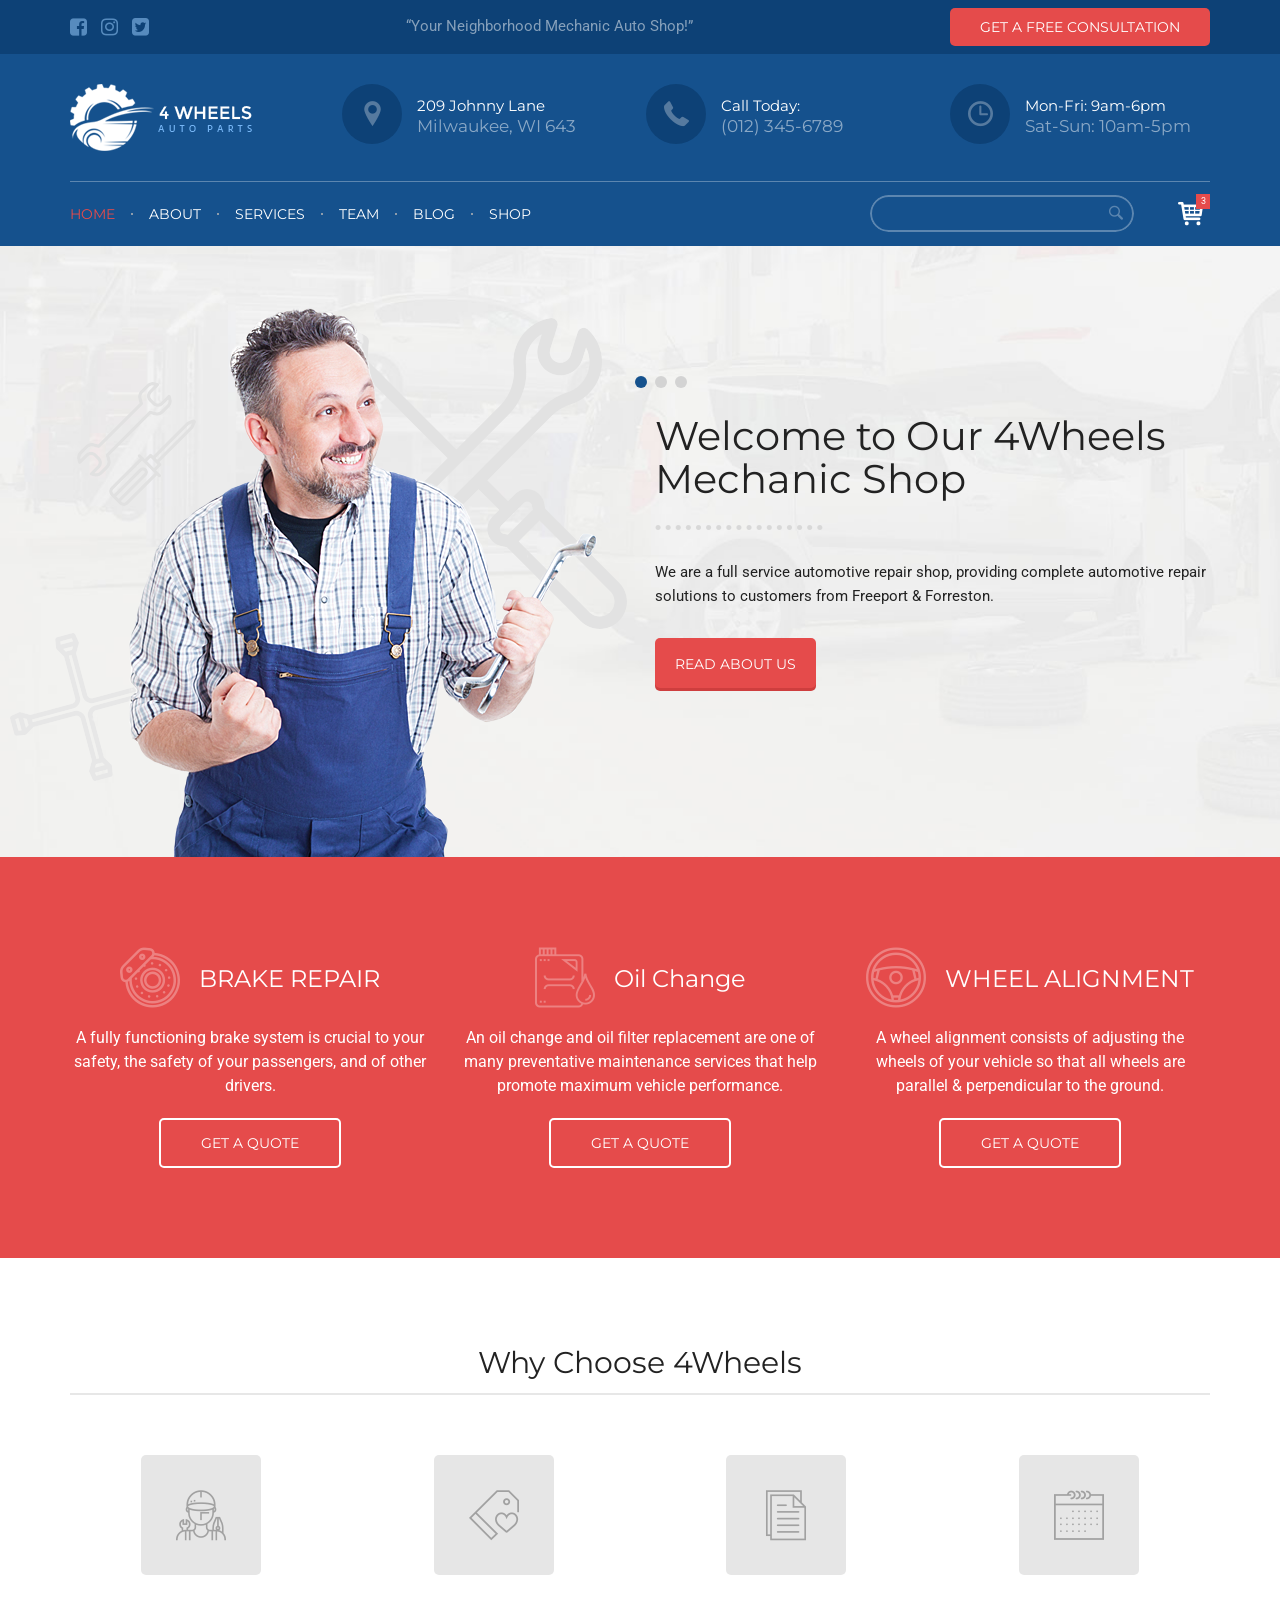
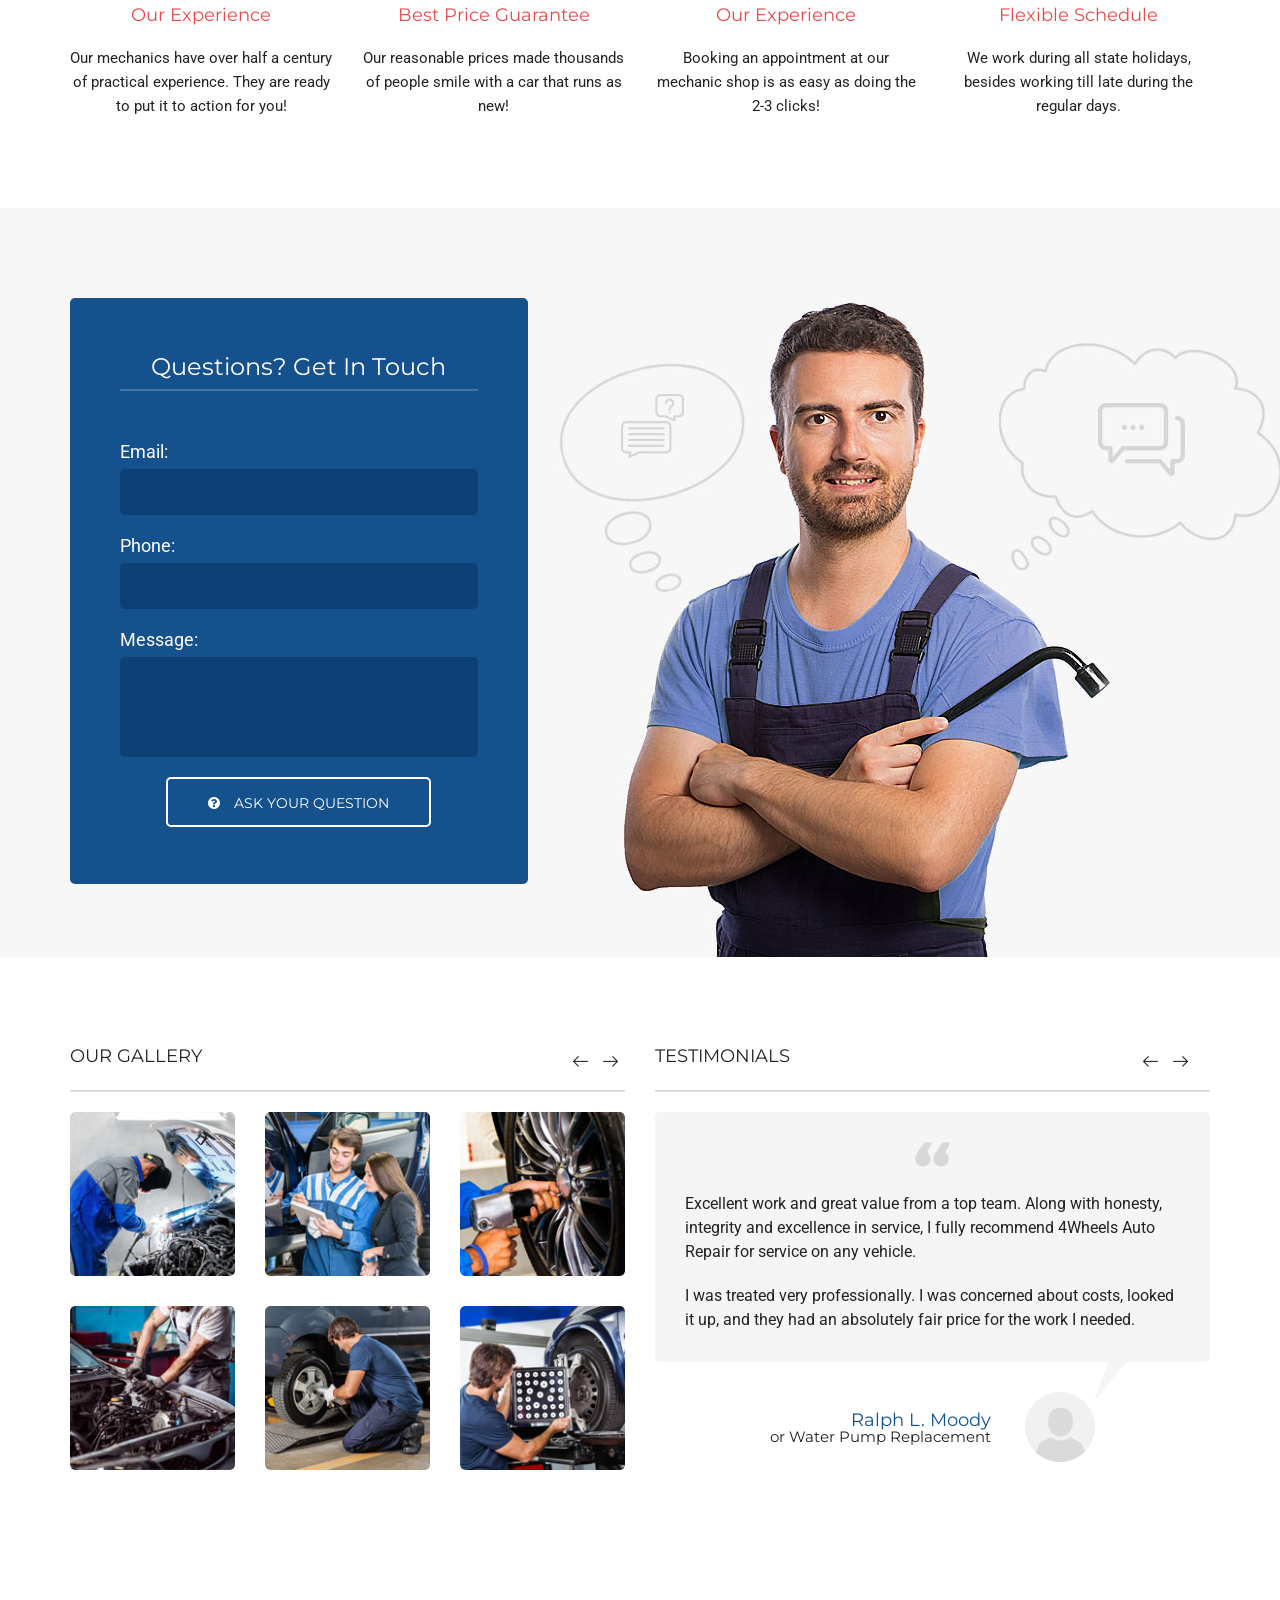
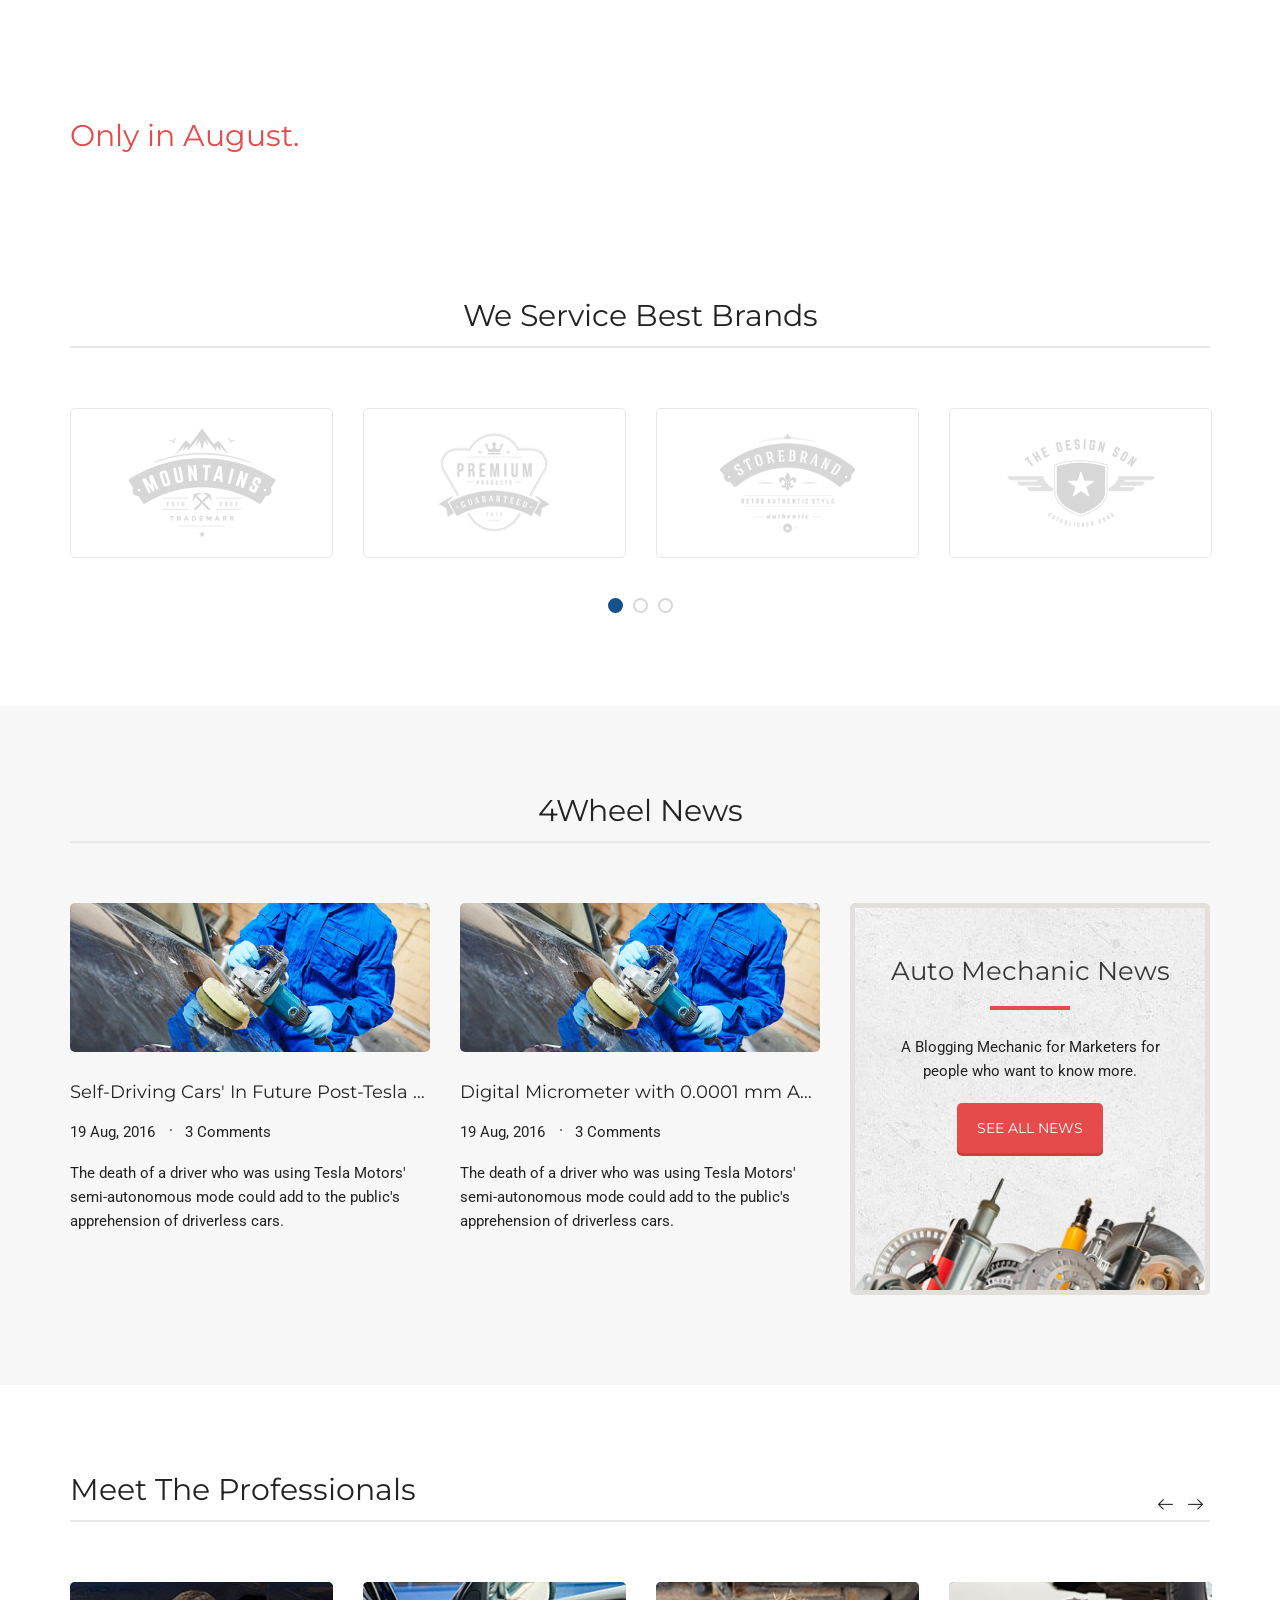
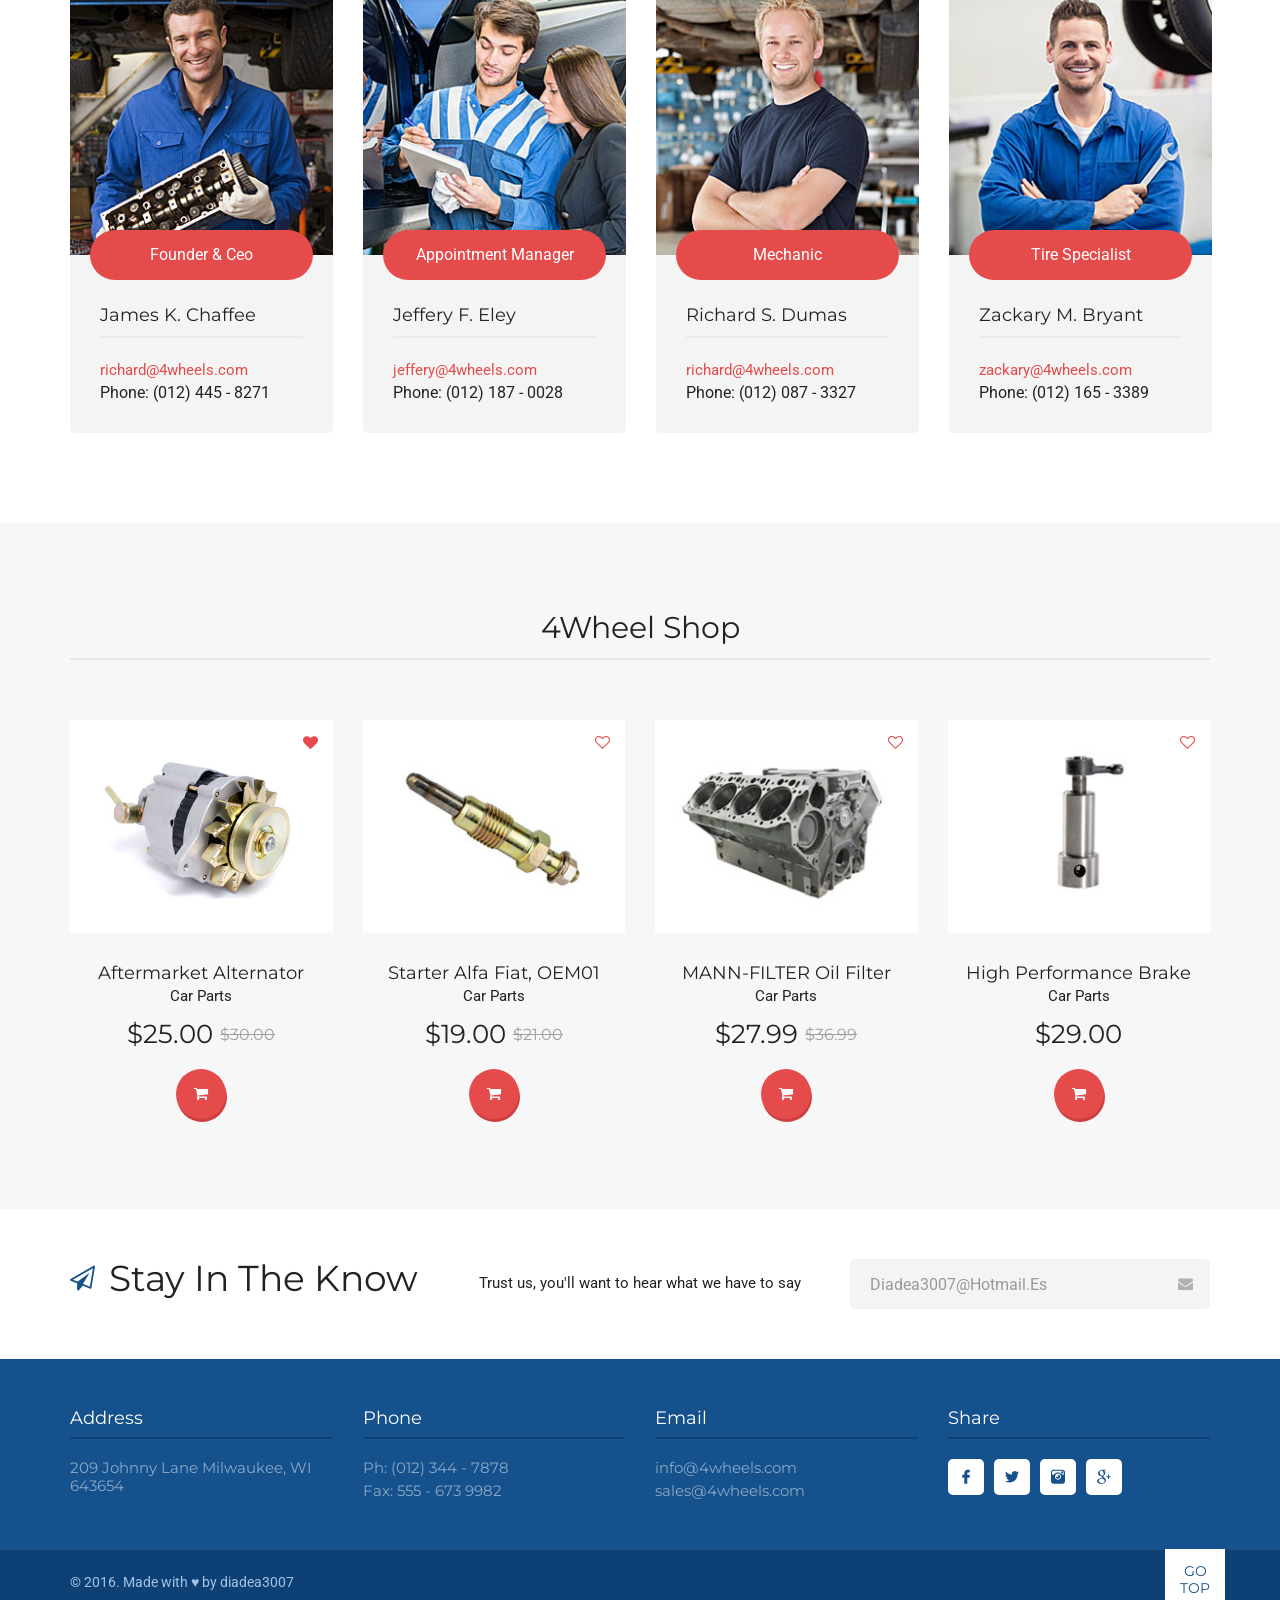
<file: public/index2.html>
<!doctype html>
<!--[if lt IE 7]>		<html class="no-js lt-ie9 lt-ie8 lt-ie7" lang="zxx"> <![endif]-->
<!--[if IE 7]>			<html class="no-js lt-ie9 lt-ie8" lang="zxx"> <![endif]-->
<!--[if IE 8]>			<html class="no-js lt-ie9" lang="zxx"> <![endif]-->
<!--[if gt IE 8]><!-->	<html class="no-js" lang="zxx"> <!--<![endif]-->
<head>
	<meta charset="utf-8">
	<meta http-equiv="X-UA-Compatible" content="IE=edge">
	<title>BootStrap HTML5 CSS3 Theme</title>
	<meta name="description" content="">
	<meta name="viewport" content="width=device-width, initial-scale=1">
	<link rel="apple-touch-icon" href="apple-touch-icon.png">
	<link rel="stylesheet" href="css/bootstrap.min.css">
	<link rel="stylesheet" href="css/normalize.css">
	<link rel="stylesheet" href="css/font-awesome.min.css">
	<link rel="stylesheet" href="css/flaticon.css">
	<link rel="stylesheet" href="css/transitions.css">
	<link rel="stylesheet" href="css/jquery-ui.css">
	<link rel="stylesheet" href="css/owl.carousel.css">
	<link rel="stylesheet" href="css/owl.theme.css">
	<link rel="stylesheet" href="css/fullcalendar.css">
	<link rel="stylesheet" href="style.css">
	<link rel="stylesheet" href="css/color.css">
	<link rel="stylesheet" href="css/responsive.css">
	<script src="js/vendor/modernizr-2.8.3-respond-1.4.2.min.js"></script>
</head>
<body class="th-homepage">
	<!--[if lt IE 8]>
		<p class="browserupgrade">You are using an <strong>outdated</strong> browser. Please <a href="http://browsehappy.com/">upgrade your browser</a> to improve your experience.</p>
	<![endif]-->
	<!--************************************
			Wrapper Start
	*************************************-->
	<div id="th-wrapper" class="th-wrapper th-haslayout">
		<!--************************************
				Header Start
		*************************************-->
		<header id="th-header" class="th-header th-headertwo th-haslayout">
			<div class="th-topbar">
				<div class="container">
					<div class="row">
						<div class="col-xs-12">
							<ul class="th-socialicons">
								<li><a href="#"><i class="fa fa-facebook-square"></i></a></li>
								<li><a href="#"><i class="fa fa-instagram"></i></a></li>
								<li><a href="#"><i class="fa fa-twitter-square"></i></a></li>
							</ul>
							<a class="th-btnappointment" href="javascript:void(0);">Get a Free Consultation</a>
							<div class="th-tagline"><span>“Your Neighborhood Mechanic Auto Shop!”</span></div>
						</div>
					</div>
				</div>
			</div>
			<div class="clearfix"></div>
			<div class="container">
				<div class="row">
					<div class="col-sm-12 col-xs-12">
						<div class="th-logoarea">
							<strong class="th-logo">
								<a href="#"><img src="images/logo3.png" alt="image description"></a>
							</strong>
							<ul class="th-contactinfotwo">
								<li>
									<span class="th-iconbox">
										<i class="flaticon-location"></i>
									</span>
									<div class="th-infobox">
										<span>209 Johnny Lane</span>
										<span>Milwaukee, WI 643</span>
									</div>
								</li>
								<li>
									<span class="th-iconbox">
										<i class="flaticon-technology"></i>
									</span>
									<div class="th-infobox">
										<span>Call Today:</span>
										<span>(012) 345-6789</span>
									</div>
								</li>
								<li>
									<span class="th-iconbox">
										<i class="flaticon-clock"></i>
									</span>
									<div class="th-infobox">
										<span>Mon-Fri: 9am-6pm</span>
										<span>Sat-Sun: 10am-5pm</span>
									</div>
								</li>
							</ul>
						</div>
					</div>
				</div>
			</div>
			<div class="container">
				<div class="row">
					<div class="col-sm-12 col-xs-12">
						<div class="th-navigationarea">
							<div class="th-rightbox">
								<form class="th-formsearch">
									<fieldset>
										<input type="search" name="search" class="form-control">
										<button type="submit"><i class="flaticon-tool"></i></button>
									</fieldset>
								</form>
								<div class="dropdown th-minicartdropdown">
									<a href="javascript(0);" id="th-minicart" class="th-btnminicart" data-toggle="dropdown" aria-haspopup="true" aria-expanded="false">
										<i class="flaticon-shop"></i>
										<span class="th-badge">3</span>
									</a>
									<div class="dropdown-menu th-minicartcontent" aria-labelledby="th-minicart">
										<span class="th-minicarttitle">You have <em>3 items</em> in the cart</span>
										<ul>
											<li>
												<figure>
													<a href="#">
														<img src="images/thumbnails/img-01.jpg" alt="image description">
													</a>
												</figure>
												<div class="th-minicartproductinfo">
													<div class="th-producttitle">
														<h3><a href="#">Aftermarket Alternator</a></h3>
													</div>
													<div class="th-productrating"><span class="th-stars"><span></span></span></div>
													<div class="th-productprice">
														<span>$25.00</span>
														<del>$30.00</del>
													</div>
												</div>
											</li>
											<li>
												<figure>
													<a href="#">
														<img src="images/thumbnails/img-02.jpg" alt="image description">
													</a>
												</figure>
												<div class="th-minicartproductinfo">
													<div class="th-producttitle">
														<h3><a href="#">Aftermarket Alternator</a></h3>
													</div>
													<div class="th-productrating"><span class="th-stars"><span></span></span></div>
													<div class="th-productprice">
														<span>$25.00</span>
														<del>$30.00</del>
													</div>
												</div>
											</li>
											<li>
												<figure>
													<a href="#">
														<img src="images/thumbnails/img-03.jpg" alt="image description">
													</a>
												</figure>
												<div class="th-minicartproductinfo">
													<div class="th-producttitle">
														<h3><a href="#">Aftermarket Alternator</a></h3>
													</div>
													<div class="th-productrating"><span class="th-stars"><span></span></span></div>
													<div class="th-productprice">
														<span>$25.00</span>
														<del>$30.00</del>
													</div>
												</div>
											</li>
										</ul>
										<div class="th-minicarttotal">
											<span class="th-totalamount">Subtotal: $1343</span>
											<a class="th-btnsmred" href="#">checkout</a>
										</div>
									</div>
								</div>
							</div>
							<nav id="th-nav" class="th-nav">
								<div class="navbar-header">
									<button type="button" class="navbar-toggle collapsed" data-toggle="collapse" data-target="#th-navigation" aria-expanded="false">
										<span class="sr-only">Toggle navigation</span>
										<span class="icon-bar"></span>
										<span class="icon-bar"></span>
										<span class="icon-bar"></span>
									</button>
								</div>
								<div class="th-navigation collapse navbar-collapse" id="th-navigation">
									<ul>
										<li class="th-hasddropdown th-active">
											<a href="#">home</a>
											<ul class="th-dropdownmenu">
												<li><a href="index.html">Index verision One</a></li>
												<li><a href="index-header2.html">Index verision Two</a></li>
												<li><a href="index2.html">Index verision Three</a></li>
												<li class="th-hasddropdown">
													<a href="index2.html">Other Pages</a>
													<ul class="th-dropdownmenu">
														<li><a href="ourteam.html">shortcodes</a></li>
														<li><a href="ourteam-v2.html">slider verision One</a></li>
														<li><a href="team-detail.html">slider verision One</a></li>
														<li><a href="team-detail.html">commingsoon</a></li>
														<li><a href="team-detail.html">contact us</a></li>
														<li><a href="team-detail.html">Header Footer verision</a></li>
													</ul>
												</li>
											</ul>
										</li>
										<li><a href="aboutus.html">about</a></li>
										<li><a href="services.html">services</a></li>
										<li class="th-hasddropdown">
											<a href="#">team</a>
											<ul class="th-dropdownmenu">
												<li><a href="ourteam.html">Team verision One</a></li>
												<li><a href="ourteam-v2.html">Team verision Two</a></li>
												<li><a href="team-detail.html">Team Detail</a></li>
											</ul>
										</li>
										<li class="th-hasddropdown">
											<a href="#">blog</a>
											<ul class="th-dropdownmenu">
												<li><a href="bloglist.html">Blog list</a></li>
												<li><a href="bloggrid.html">blog grid</a></li>
												<li><a href="postsingle.html">Blog detail</a></li>
											</ul>
										</li>
										<li class="th-hasddropdown">
											<a href="#">shop</a>
											<ul class="th-dropdownmenu">
												<li><a href="shop.html">shop</a></li>
												<li><a href="product-single.html">Product Detail</a></li>
											</ul>
										</li>
									</ul>
								</div>
							</nav>
						</div>
					</div>
				</div>
			</div>
		</header>
		<!--************************************
				Header End
		*************************************-->
		<!--************************************
				Home Slider Start
		*************************************-->
		<div class="th-slidertwo">
			<div class="th-homeslider th-slidervone th-haslayout">
				<div class="item">
					<div class="container">
						<div class="row">
							<div class="col-sm-6 col-xs-12 hidden-xs">
								<figure><img src="images/slider/img-02.png" alt="image description"></figure>
							</div>
							<div class="col-sm-6 col-xs-12">
								<div class="th-slidercontent">
									<h1>Welcome to Our 4Wheels Mechanic Shop</h1>
									<div class="th-description">
										<p>We are a full service automotive repair shop, providing complete automotive repair solutions to customers from Freeport &amp; Forreston.</p>
									</div>
									<a class="th-btn" href="#">
										<span>Read About Us</span>
									</a>
								</div>
							</div>
						</div>
					</div>
				</div>
				<div class="item">
					<div class="container">
						<div class="row">
							<div class="col-sm-6 col-xs-12 hidden-xs">
								<figure><img src="images/slider/img-02.png" alt="image description"></figure>
							</div>
							<div class="col-sm-6 col-xs-12">
								<div class="th-slidercontent">
									<h1>Welcome to Our 4Wheels Mechanic Shop</h1>
									<div class="th-description">
										<p>We are a full service automotive repair shop, providing complete automotive repair solutions to customers from Freeport &amp; Forreston.</p>
									</div>
									<a class="th-btn" href="#">
										<span>Read About Us</span>
									</a>
								</div>
							</div>
						</div>
					</div>
				</div>
				<div class="item">
					<div class="container">
						<div class="row">
							<div class="col-sm-6 col-xs-12 hidden-xs">
								<figure><img src="images/slider/img-02.png" alt="image description"></figure>
							</div>
							<div class="col-sm-6 col-xs-12">
								<div class="th-slidercontent">
									<h1>Welcome to Our 4Wheels Mechanic Shop</h1>
									<div class="th-description">
										<p>We are a full service automotive repair shop, providing complete automotive repair solutions to customers from Freeport &amp; Forreston.</p>
									</div>
									<a class="th-btn" href="#">
										<span>Read About Us</span>
									</a>
								</div>
							</div>
						</div>
					</div>
				</div>
			</div>
		</div>
		<!--************************************
				Home Slider End
		*************************************-->
		<!--************************************
				Main Start
		*************************************-->
		<main id="th-main" class="th-main th-haslayout th-vtwo">
			<!--************************************
					Services Start
			*************************************-->
			<section class="th-main-section th-haslayout th-bgred">
				<div class="container">
					<div class="row">
						<div class="th-services th-vtwo">
							<div class="col-sm-4 col-xs-12">
								<div class="th-service">
									<div class="th-servicehead">
										<span class="th-serviceicon"><i class="flaticon-tool-5"></i></span>
										<h2>BRAKE REPAIR</h2>
									</div>
									<div class="th-description">
										<p>A fully functioning brake system is crucial to your safety, the safety of your passengers, and of other drivers.</p>
									</div>
									<a class="th-btnborder" href="#">Get A Quote</a>
								</div>
							</div>
							<div class="col-sm-4 col-xs-12">
								<div class="th-service">
									<div class="th-servicehead">
										<span class="th-serviceicon"><i class="flaticon-gasoline"></i></span>
										<h2>Oil Change</h2>
									</div>
									<div class="th-description">
										<p>An oil change and oil filter replacement are one of many preventative maintenance services that help promote maximum vehicle performance.</p>
									</div>
									<a class="th-btnborder" href="#">Get A Quote</a>
								</div>
							</div>
							<div class="col-sm-4 col-xs-12">
								<div class="th-service">
									<div class="th-servicehead">
										<span class="th-serviceicon"><i class="flaticon-tool-6"></i></span>
										<h2>WHEEL ALIGNMENT</h2>
									</div>
									<div class="th-description">
										<p>A wheel alignment consists of adjusting the wheels of your vehicle so that all wheels are parallel &amp; perpendicular to the ground.</p>
									</div>
									<a class="th-btnborder" href="#">Get A Quote</a>
								</div>
							</div>
						</div>
					</div>
				</div>
			</section>
			<!--************************************
					Services End
			*************************************-->
			<!--************************************
					Features Start
			*************************************-->
			<section class="th-main-section th-haslayout th-vtwo">
				<div class="container">
					<div class="row">
						<div class="col-sm-12 col-xs-12">
							<div class="th-title">
								<h2>Why Choose 4Wheels</h2>
							</div>
						</div>
						<div class="th-features">
							<div class="col-sm-3 col-xs-6">
								<div class="th-feature">
									<span class="th-featureicon"><i class="flaticon-avatar"></i></span>
									<div class="th-featuretitle">
										<h3>Our Experience</h3>
									</div>
									<div class="th-description">
										<p>Our mechanics have over half a century of practical experience. They are ready to put it to action for you!</p>
									</div>
								</div>
							</div>
							<div class="col-sm-3 col-xs-6">
								<div class="th-feature">
									<span class="th-featureicon"><i class="flaticon-shopping"></i></span>
									<div class="th-featuretitle">
										<h3>Best Price Guarantee</h3>
									</div>
									<div class="th-description">
										<p>Our reasonable prices made thousands of people smile with a car that runs as new!</p>
									</div>
								</div>
							</div>
							<div class="col-sm-3 col-xs-6">
								<div class="th-feature">
									<span class="th-featureicon"><i class="flaticon-interface-2"></i></span>
									<div class="th-featuretitle">
										<h3>Our Experience</h3>
									</div>
									<div class="th-description">
										<p>Booking an appointment at our mechanic shop is as easy as doing the 2-3 clicks!</p>
									</div>
								</div>
							</div>
							<div class="col-sm-3 col-xs-6">
								<div class="th-feature">
									<span class="th-featureicon"><i class="flaticon-time"></i></span>
									<div class="th-featuretitle">
										<h3>Flexible Schedule</h3>
									</div>
									<div class="th-description">
										<p>We work during all state holidays, besides working till late during the regular days.</p>
									</div>
								</div>
							</div>
						</div>
					</div>
				</div>
			</section>
			<!--************************************
					Features End
			*************************************-->
			<!--************************************
					Ask Question Start
			*************************************-->
			<section class="th-main-section th-haslayout th-bglight th-paddingbottomzero  th-vtwo">
				<div class="container">
					<div class="row">
						<div class="th-askquestion">
							<div class="col-md-5 col-sm-6 col-xs-12">
								<div class="th-contentbox">
									<form id="th-formaskquestion" class="th-formaskquestion th-formtheme" action="#" enctype="multipart/form-data" method="post">
										<h3>Questions? Get In Touch</h3>
										<fieldset>
											<div class="form-group">
												<label>Email:</label>
												<input type="email" class="form-control" name="email">
											</div>
											<div class="form-group">
												<label>Phone:</label>
												<input type="text" class="form-control" name="email">
											</div>
											<div class="form-group">
												<label>Message:</label>
												<textarea></textarea>
											</div>
											<button class="th-btnborder" type="submit">
												<i class="fa fa-question-circle"></i>
												<span>ask your question</span>
											</button>
										</fieldset>
									</form>
								</div>
							</div>
							<div class="col-md-7 col-sm-6 col-xs-12 hidden-xs">
								<figure class="th-imgbox">
									<img src="images/askquestion/img-02.jpg" alt="ask question">
								</figure>
							</div>
						</div>
					</div>
				</div>
			</section>
			<!--************************************
					Ask Question End
			*************************************-->
			<!--************************************
					Gallery Testimonials Start
			*************************************-->
			<section class="th-main-section th-haslayout">
				<div class="container">
					<div class="row">
						<div class="th-ourgallerytestimonials">
							<div class="col-sm-6 col-xs-12">
								<div class="th-sectionheading th-fullsectionheading">
									<h2>Our Gallery</h2>
								</div>
								<div id="th-galleryslider" class="th-galleryslider th-simplenav th-gallery">
									<div class="item">
										<figure><a href="#"><img src="images/gallery/img-01.jpg" alt="image description"></a></figure>
										<figure><a href="#"><img src="images/gallery/img-02.jpg" alt="image description"></a></figure>
										<figure><a href="#"><img src="images/gallery/img-03.jpg" alt="image description"></a></figure>
										<figure><a href="#"><img src="images/gallery/img-04.jpg" alt="image description"></a></figure>
										<figure><a href="#"><img src="images/gallery/img-05.jpg" alt="image description"></a></figure>
										<figure><a href="#"><img src="images/gallery/img-06.jpg" alt="image description"></a></figure>
									</div>
									<div class="item">
										<figure><a href="#"><img src="images/gallery/img-01.jpg" alt="image description"></a></figure>
										<figure><a href="#"><img src="images/gallery/img-02.jpg" alt="image description"></a></figure>
										<figure><a href="#"><img src="images/gallery/img-03.jpg" alt="image description"></a></figure>
										<figure><a href="#"><img src="images/gallery/img-04.jpg" alt="image description"></a></figure>
										<figure><a href="#"><img src="images/gallery/img-05.jpg" alt="image description"></a></figure>
										<figure><a href="#"><img src="images/gallery/img-06.jpg" alt="image description"></a></figure>
									</div>
									<div class="item">
										<figure><a href="#"><img src="images/gallery/img-01.jpg" alt="image description"></a></figure>
										<figure><a href="#"><img src="images/gallery/img-02.jpg" alt="image description"></a></figure>
										<figure><a href="#"><img src="images/gallery/img-03.jpg" alt="image description"></a></figure>
										<figure><a href="#"><img src="images/gallery/img-04.jpg" alt="image description"></a></figure>
										<figure><a href="#"><img src="images/gallery/img-05.jpg" alt="image description"></a></figure>
										<figure><a href="#"><img src="images/gallery/img-06.jpg" alt="image description"></a></figure>
									</div>
								</div>
							</div>
							<div class="col-sm-6 col-xs-12">
								<div class="th-sectionheading th-fullsectionheading">
									<h2>Testimonials</h2>
								</div>
								<div id="th-testimonialsslidertwo" class="th-testimonialsslidertwo th-simplenav th-testimonialsvtwo">
									<div class="item">
										<div class="th-testimonial">
											<div class="th-description">
												<blockquote><q>
													<p>Excellent work and great value from a top team. Along with honesty, integrity and excellence in service, I fully recommend 4Wheels Auto Repair for service on any vehicle.</p>
													<p>I was treated very professionally. I was concerned about costs, looked it up, and they had an absolutely fair price for the work I needed.</p>
												</q></blockquote>
											</div>
											<div class="th-testimonialcontent">
												<div class="th-authorinfo">
													<h3>Ralph L. Moody</h3>
													<span class="th-clientname">or Water Pump Replacement</span>
												</div>
												<figure><a href="#"><img src="images/author/img-01.png" alt="image description"></a></figure>
											</div>
										</div>
									</div>
									<div class="item">
										<div class="th-testimonial">
											<div class="th-description">
												<blockquote><q>
													<p>Excellent work and great value from a top team. Along with honesty, integrity and excellence in service, I fully recommend 4Wheels Auto Repair for service on any vehicle.</p>
													<p>I was treated very professionally. I was concerned about costs, looked it up, and they had an absolutely fair price for the work I needed.</p>
												</q></blockquote>
											</div>
											<div class="th-testimonialcontent">
												<div class="th-authorinfo">
													<h3>Ralph L. Moody</h3>
													<span class="th-clientname">or Water Pump Replacement</span>
												</div>
												<figure><a href="#"><img src="images/author/img-01.png" alt="image description"></a></figure>
											</div>
										</div>
									</div>
									<div class="item">
										<div class="th-testimonial">
											<div class="th-description">
												<blockquote><q>
													<p>Excellent work and great value from a top team. Along with honesty, integrity and excellence in service, I fully recommend 4Wheels Auto Repair for service on any vehicle.</p>
													<p>I was treated very professionally. I was concerned about costs, looked it up, and they had an absolutely fair price for the work I needed.</p>
												</q></blockquote>
											</div>
											<div class="th-testimonialcontent">
												<div class="th-authorinfo">
													<h3>Ralph L. Moody</h3>
													<span class="th-clientname">or Water Pump Replacement</span>
												</div>
												<figure><a href="#"><img src="images/author/img-01.png" alt="image description"></a></figure>
											</div>
										</div>
									</div>
									<div class="item">
										<div class="th-testimonial">
											<div class="th-description">
												<blockquote><q>
													<p>Excellent work and great value from a top team. Along with honesty, integrity and excellence in service, I fully recommend 4Wheels Auto Repair for service on any vehicle.</p>
													<p>I was treated very professionally. I was concerned about costs, looked it up, and they had an absolutely fair price for the work I needed.</p>
												</q></blockquote>
											</div>
											<div class="th-testimonialcontent">
												<div class="th-authorinfo">
													<h3>Ralph L. Moody</h3>
													<span class="th-clientname">or Water Pump Replacement</span>
												</div>
												<figure><a href="#"><img src="images/author/img-01.png" alt="image description"></a></figure>
											</div>
										</div>
									</div>
								</div>
							</div>
						</div>
					</div>
				</div>
			</section>
			<!--************************************
					Gallery Testimonials End
			*************************************-->
			<!--************************************
					Check Service Start
			*************************************-->
			<section class="th-main-section th-haslayout th-parallaximg th-checkourservice th-vtwo" data-appear-top-offset="600" data-parallax="scroll" data-image-src="images/bgparallax/bgparallax-01.jpg">
				<div class="container">
					<div class="row">
						<div class="col-sm-12 col-xs-12">
							<div class="th-textbox">
								<h2>FREE Break Pads <span>&amp; FREE Brake Inspection</span></h2>
								<a href="#">Only in August.</a>
							</div>
							<a class="th-btnborder" href="#"><span>Check All Our Services</span></a>
						</div>
					</div>
				</div>
			</section>
			<!--************************************
					Check Service End
			*************************************-->
			<!--************************************
					Best Brands Start
			*************************************-->
			<section class="th-main-section th-haslayout th-vtwo">
				<div class="container">
					<div class="row">
						<div class="col-sm-12 col-xs-12">
							<div class="th-title">
								<h2>we service Best Brands</h2>
							</div>
						</div>
						<div id="th-makesmodelsslider" class="th-makesmodelsslider th-makesmodels th-paginationborder">
							<div class="item"><figure><a href="#"><img src="images/brands/brand-01.png" alt="image description"></a></figure></div>
							<div class="item"><figure><a href="#"><img src="images/brands/brand-02.png" alt="image description"></a></figure></div>
							<div class="item"><figure><a href="#"><img src="images/brands/brand-03.png" alt="image description"></a></figure></div>
							<div class="item"><figure><a href="#"><img src="images/brands/brand-04.png" alt="image description"></a></figure></div>
							<div class="item"><figure><a href="#"><img src="images/brands/brand-05.png" alt="image description"></a></figure></div>
							<div class="item"><figure><a href="#"><img src="images/brands/brand-06.png" alt="image description"></a></figure></div>
							<div class="item"><figure><a href="#"><img src="images/brands/brand-07.png" alt="image description"></a></figure></div>
							<div class="item"><figure><a href="#"><img src="images/brands/brand-08.png" alt="image description"></a></figure></div>
							<div class="item"><figure><a href="#"><img src="images/brands/brand-09.png" alt="image description"></a></figure></div>
							<div class="item"><figure><a href="#"><img src="images/brands/brand-10.png" alt="image description"></a></figure></div>
							<div class="item"><figure><a href="#"><img src="images/brands/brand-11.png" alt="image description"></a></figure></div>
							<div class="item"><figure><a href="#"><img src="images/brands/brand-12.png" alt="image description"></a></figure></div>
						</div>
					</div>
				</div>
			</section>
			<!--************************************
					Best Brands End
			*************************************-->
			<!--************************************
					FAQ And News Start
			*************************************-->
			<section class="th-main-section th-haslayout th-vtwo th-bglight">
				<div class="container">
					<div class="row">
						<div class="col-sm-12 col-xs-12">
							<div class="th-title">
								<h2>4Wheel News</h2>
							</div>
						</div>
						<div class="th-blogpost">
							<div class="col-sm-4 col-xs-6">
								<article class="th-post">
									<figure class="th-postimg">
										<img src="images/blogpost/img-01.jpg" alt="image description">
										<figcaption>
											<a href="#"><i class="flaticon-cross"></i></a>
										</figcaption>
									</figure>
									<div class="th-postcontent">
										<div class="th-posttitle">
											<h3><a href="#">Self-Driving Cars' In Future Post-Tesla Crash Car</a></h3>
										</div>
										<ul class="th-postmetadata">
											<li><time datetime="2015-12-12"><a href="#">19 Aug, 2016</a></time></li>
											<li><a href="#">3 Comments</a></li>
										</ul>
										<div class="th-description">
											<p>The death of a driver who was using Tesla Motors' semi-autonomous mode could add to the public's apprehension of driverless cars.</p>
										</div>
									</div>
								</article>
							</div>
							<div class="col-sm-4 col-xs-6">
								<article class="th-post">
									<figure class="th-postimg">
										<img src="images/blogpost/img-01.jpg" alt="image description">
										<figcaption>
											<a href="#"><i class="flaticon-cross"></i></a>
										</figcaption>
									</figure>
									<div class="th-postcontent">
										<div class="th-posttitle">
											<h3><a href="#">Digital Micrometer with 0.0001 mm Accuracy</a></h3>
										</div>
										<ul class="th-postmetadata">
											<li><time datetime="2015-12-12"><a href="#">19 Aug, 2016</a></time></li>
											<li><a href="#">3 Comments</a></li>
										</ul>
										<div class="th-description">
											<p>The death of a driver who was using Tesla Motors' semi-autonomous mode could add to the public's apprehension of driverless cars.</p>
										</div>
									</div>
								</article>
							</div>
							<div class="col-sm-4">
								<div class="th-seeallnews">
									<div class="th-seeallnewscontent">
										<h3>Auto Mechanic News</h3>
										<div class="th-description">
											<p>A Blogging Mechanic for Marketers for people who want to know more.</p>
										</div>
										<a class="th-btn" href="#">see all news</a>
									</div>
									<img src="images/img-02.png" alt="image description">
								</div>
							</div>
						</div>
					</div>
				</div>
			</section>
			<!--************************************
					FAQ And News End
			*************************************-->
			<!--************************************
					Team Start
			*************************************-->
			<section class="th-main-section th-haslayout th-vtwo">
				<div class="container">
					<div class="row">
						<div class="col-sm-12 col-xs-12">
							<div class="th-title text-left">
								<h2>Meet The Professionals</h2>
							</div>
						</div>
						<div id="th-teammembersslider" class="th-teammembersslider th-teammembers th-simplenav th-teammembersvtwo">
							<div class="item">
								<div class="th-teammember">
									<figure>
										<img src="images/team/img-01.jpg" alt="image description">
										<figcaption>
											<ul class="th-socialiconslg">
												<li><a href="#"><i class="flaticon-social-4"></i></a></li>
												<li><a href="#"><i class="flaticon-social-5"></i></a></li>
												<li><a href="#"><i class="flaticon-icon-1394"></i></a></li>
												<li><a href="#"><i class="flaticon-social-6"></i></a></li>
											</ul>
										</figcaption>
									</figure>
									<div class="th-teammembercontent">
										<div class="th-teammembername"><h3><a href="#">James K. Chaffee</a></h3></div>
										<div class="th-teammemberdesignation"><a href="#">Founder &amp; Ceo</a></div>
										<div class="th-teammemberemail"><a href="#">richard@4wheels.com</a></div>
										<div class="th-teammemberphone"><span>Phone: (012) 445 - 8271</span></div>
									</div>
								</div>
							</div>
							<div class="item">
								<div class="th-teammember">
									<figure>
										<img src="images/team/img-02.jpg" alt="image description">
										<figcaption>
											<ul class="th-socialiconslg">
												<li><a href="#"><i class="flaticon-social-4"></i></a></li>
												<li><a href="#"><i class="flaticon-social-5"></i></a></li>
												<li><a href="#"><i class="flaticon-icon-1394"></i></a></li>
												<li><a href="#"><i class="flaticon-social-6"></i></a></li>
											</ul>
										</figcaption>
									</figure>
									<div class="th-teammembercontent">
										<div class="th-teammembername"><h3><a href="#">Jeffery F. Eley</a></h3></div>
										<div class="th-teammemberdesignation"><a href="#">Appointment Manager</a></div>
										<div class="th-teammemberemail"><a href="#">jeffery@4wheels.com</a></div>
										<div class="th-teammemberphone"><span>Phone: (012) 187 - 0028</span></div>
									</div>
								</div>
							</div>
							<div class="item">
								<div class="th-teammember">
									<figure>
										<img src="images/team/img-03.jpg" alt="image description">
										<figcaption>
											<ul class="th-socialiconslg">
												<li><a href="#"><i class="flaticon-social-4"></i></a></li>
												<li><a href="#"><i class="flaticon-social-5"></i></a></li>
												<li><a href="#"><i class="flaticon-icon-1394"></i></a></li>
												<li><a href="#"><i class="flaticon-social-6"></i></a></li>
											</ul>
										</figcaption>
									</figure>
									<div class="th-teammembercontent">
										<div class="th-teammembername"><h3><a href="#">Richard S. Dumas</a></h3></div>
										<div class="th-teammemberdesignation"><a href="#">Mechanic</a></div>
										<div class="th-teammemberemail"><a href="#">richard@4wheels.com</a></div>
										<div class="th-teammemberphone"><span>Phone: (012) 087 - 3327</span></div>
									</div>
								</div>
							</div>
							<div class="item">
								<div class="th-teammember">
									<figure>
										<img src="images/team/img-04.jpg" alt="image description">
										<figcaption>
											<ul class="th-socialiconslg">
												<li><a href="#"><i class="flaticon-social-4"></i></a></li>
												<li><a href="#"><i class="flaticon-social-5"></i></a></li>
												<li><a href="#"><i class="flaticon-icon-1394"></i></a></li>
												<li><a href="#"><i class="flaticon-social-6"></i></a></li>
											</ul>
										</figcaption>
									</figure>
									<div class="th-teammembercontent">
										<div class="th-teammembername"><h3><a href="#">Zackary M. Bryant</a></h3></div>
										<div class="th-teammemberdesignation"><a href="#">Tire Specialist</a></div>
										<div class="th-teammemberemail"><a href="#">zackary@4wheels.com</a></div>
										<div class="th-teammemberphone"><span>Phone: (012) 165 - 3389</span></div>
									</div>
								</div>
							</div>
							<div class="item">
								<div class="th-teammember">
									<figure>
										<img src="images/team/img-02.jpg" alt="image description">
										<figcaption>
											<ul class="th-socialiconslg">
												<li><a href="#"><i class="flaticon-social-4"></i></a></li>
												<li><a href="#"><i class="flaticon-social-5"></i></a></li>
												<li><a href="#"><i class="flaticon-icon-1394"></i></a></li>
												<li><a href="#"><i class="flaticon-social-6"></i></a></li>
											</ul>
										</figcaption>
									</figure>
									<div class="th-teammembercontent">
										<div class="th-teammembername"><h3><a href="#">Jeffery F. Eley</a></h3></div>
										<div class="th-teammemberdesignation"><a href="#">Appointment Manager</a></div>
										<div class="th-teammemberemail"><a href="#">jeffery@4wheels.com</a></div>
										<div class="th-teammemberphone"><span>Phone: (012) 187 - 0028</span></div>
									</div>
								</div>
							</div>
							<div class="item">
								<div class="th-teammember">
									<figure>
										<img src="images/team/img-03.jpg" alt="image description">
										<figcaption>
											<ul class="th-socialiconslg">
												<li><a href="#"><i class="flaticon-social-4"></i></a></li>
												<li><a href="#"><i class="flaticon-social-5"></i></a></li>
												<li><a href="#"><i class="flaticon-icon-1394"></i></a></li>
												<li><a href="#"><i class="flaticon-social-6"></i></a></li>
											</ul>
										</figcaption>
									</figure>
									<div class="th-teammembercontent">
										<div class="th-teammembername"><h3><a href="#">Richard S. Dumas</a></h3></div>
										<div class="th-teammemberdesignation"><a href="#">Mechanic</a></div>
										<div class="th-teammemberemail"><a href="#">richard@4wheels.com</a></div>
										<div class="th-teammemberphone"><span>Phone: (012) 087 - 3327</span></div>
									</div>
								</div>
							</div>
						</div>
					</div>
				</div>
			</section>
			<!--************************************
					Team End
			*************************************-->
			<!--************************************
					Latest Products Start
			*************************************-->
			<section class="th-main-section th-haslayout th-bglight th-vtwo">
				<div class="container">
					<div class="row">
						<div class="col-sm-12 col-xs-12">
							<div class="th-title">
								<h2>4Wheel shop</h2>
							</div>
						</div>
						<div class="th-products">
							<div class="col-md-3 col-sm-6 col-xs-6">
								<div class="th-product">
									<figure class="th-productimg">
										<img src="images/products/img-17.jpg" alt="image description">
										<i class="fa fa-heart"></i>
										<figcaption>
											<a class="flaticon-tool" href="#"></a>
										</figcaption>
									</figure>
									<div class="th-productinfo">
										<div class="th-producttitle">
											<h3><a href="#">Aftermarket Alternator</a></h3>
										</div>
										<span class="th-producttype">Car Parts</span>
										<div class="th-productprice">
											<span>$25.00</span>
											<del>$30.00</del>
										</div>
										<a class="th-btnaddtocartround" href="#"><i class="fa fa-shopping-cart"></i></a>
									</div>
								</div>
							</div>
							<div class="col-md-3 col-sm-6 col-xs-6">
								<div class="th-product">
									<figure class="th-productimg">
										<img src="images/products/img-16.jpg" alt="image description">
										<i class="fa fa-heart-o"></i>
										<figcaption>
											<a class="flaticon-tool" href="#"></a>
										</figcaption>
									</figure>
									<div class="th-productinfo">
										<div class="th-producttitle">
											<h3><a href="#">Starter Alfa Fiat, OEM01</a></h3>
										</div>
										<span class="th-producttype">Car Parts</span>
										<div class="th-productprice">
											<span>$19.00</span>
											<del>$21.00</del>
										</div>
										<a class="th-btnaddtocartround" href="#"><i class="fa fa-shopping-cart"></i></a>
									</div>
								</div>
							</div>
							<div class="col-md-3 col-sm-6 col-xs-6">
								<div class="th-product">
									<figure class="th-productimg">
										<img src="images/products/img-15.jpg" alt="image description">
										<i class="fa fa-heart-o"></i>
										<figcaption>
											<a class="flaticon-tool" href="#"></a>
										</figcaption>
									</figure>
									<div class="th-productinfo">
										<div class="th-producttitle">
											<h3><a href="#">MANN-FILTER Oil Filter</a></h3>
										</div>
										<span class="th-producttype">Car Parts</span>
										<div class="th-productprice">
											<span>$27.99</span>
											<del>$36.99</del>
										</div>
										<a class="th-btnaddtocartround" href="#"><i class="fa fa-shopping-cart"></i></a>
									</div>
								</div>
							</div>
							<div class="col-md-3 col-sm-6 col-xs-6">
								<div class="th-product">
									<figure class="th-productimg">
										<img src="images/products/img-14.jpg" alt="image description">
										<i class="fa fa-heart-o"></i>
										<figcaption>
											<a class="flaticon-tool" href="#"></a>
										</figcaption>
									</figure>
									<div class="th-productinfo">
										<div class="th-producttitle">
											<h3><a href="#">High Performance Brake</a></h3>
										</div>
										<span class="th-producttype">Car Parts</span>
										<div class="th-productprice">
											<span>$29.00</span>
										</div>
										<a class="th-btnaddtocartround" href="#"><i class="fa fa-shopping-cart"></i></a>
									</div>
								</div>
							</div>
						</div>
					</div>
				</div>
			</section>
			<!--************************************
					Latest Products End
			*************************************-->
		</main>
		<!--************************************
				Main End
		*************************************-->
		<!--************************************
				Footer Start
		*************************************-->
		<footer id="th-footer" class="th-footer th-footervtwo th-haslayout">
			<div class="th-newsletterarea">
				<div class="container">
					<div class="row">
						<div class="col-sm-4 col-xs-12">
							<div class="th-newsletterheading">
								<i class="fa fa-paper-plane-o"></i>
								<h2>Stay in the know</h2>
							</div>
						</div>
						<div class="col-sm-4 col-xs-12">
							<div class="th-messagebox">
								<p>Trust us, you'll want to hear what we have to say</p>
							</div>
						</div>
						<div class="col-sm-4 col-xs-12">
							<form>
								<fieldset>
									<input type="email" name="email" class="form-control" placeholder="diadea3007@hotmail.es">
									<button type="submit"><i class="fa fa-envelope"></i></button>
								</fieldset>
							</form>
						</div>
					</div>
				</div>
			</div>
			<div class="container">
				<div class="row">
					<div class="th-fourcolumns">
						<div class="col-md-3 col-sm-6 col-xs-6">
							<div class="th-fcol">
								<div class="th-bordertitle">
									<h3>Address</h3>
								</div>
								<address>209 Johnny Lane Milwaukee, WI 643654</address>
							</div>
						</div>
						<div class="col-md-3 col-sm-6 col-xs-6">
							<div class="th-fcol">
								<div class="th-bordertitle">
									<h3>Phone</h3>
								</div>
								<span>Ph: (012) 344 - 7878</span>
								<span>Fax: 555 - 673 9982</span>
							</div>
						</div>
						<div class="col-md-3 col-sm-6 col-xs-6">
							<div class="th-fcol">
								<div class="th-bordertitle">
									<h3>Email</h3>
								</div>
								<span><a href="info@4wheels.com">info@4wheels.com</a></span>
								<span><a href="sales@4wheels.com">sales@4wheels.com</a></span>
							</div>
						</div>
						<div class="col-md-3 col-sm-6 col-xs-6">
							<div class="th-fcol">
								<div class="th-bordertitle">
									<h3>Share</h3>
								</div>
								<ul class="th-socialiconslg">
									<li><a href="#"><i class="flaticon-social-4"></i></a></li>
									<li><a href="#"><i class="flaticon-social-5"></i></a></li>
									<li><a href="#"><i class="flaticon-icon-1394"></i></a></li>
									<li><a href="#"><i class="flaticon-social-6"></i></a></li>
								</ul>
							</div>
						</div>
					</div>
				</div>
			</div>
			<div class="th-footerbar">
				<div class="container">
					<div class="row">
						<div class="col-sm-12 col-xs-12">
							<span class="th-copyright">&copy; 2016. Made with &hearts; by diadea3007</span>
							<a id="th-btntop" class="th-btntop" href="#">go top</a>
						</div>
					</div>
				</div>
			</div>
		</footer>
		<!--************************************
				Footer End
		*************************************-->
	</div>
	<!--************************************
			Wrapper End
	*************************************-->
	<script src="js/vendor/jquery-library.min.js"></script>
	<script src="js/vendor/bootstrap.min.js"></script>
	<script src="http://maps.google.com/maps/api/js?key=AIzaSyCR-KEWAVCn52mSdeVeTqZjtqbmVJyfSus&language=en"></script>
	<script src="js/owl.carousel.min.js"></script>
	<script src="js/finalcountdown.js"></script>
	<script src="js/parallax.min.js"></script>
	<script src="js/jquery-ui.js"></script>
	<script src="js/gmap3.js"></script>
	<script src="js/moment.min.js"></script>
	<script src="js/fullcalendar.min.js"></script>
	<script src="js/function.js"></script>
</body>
</html>
</file>
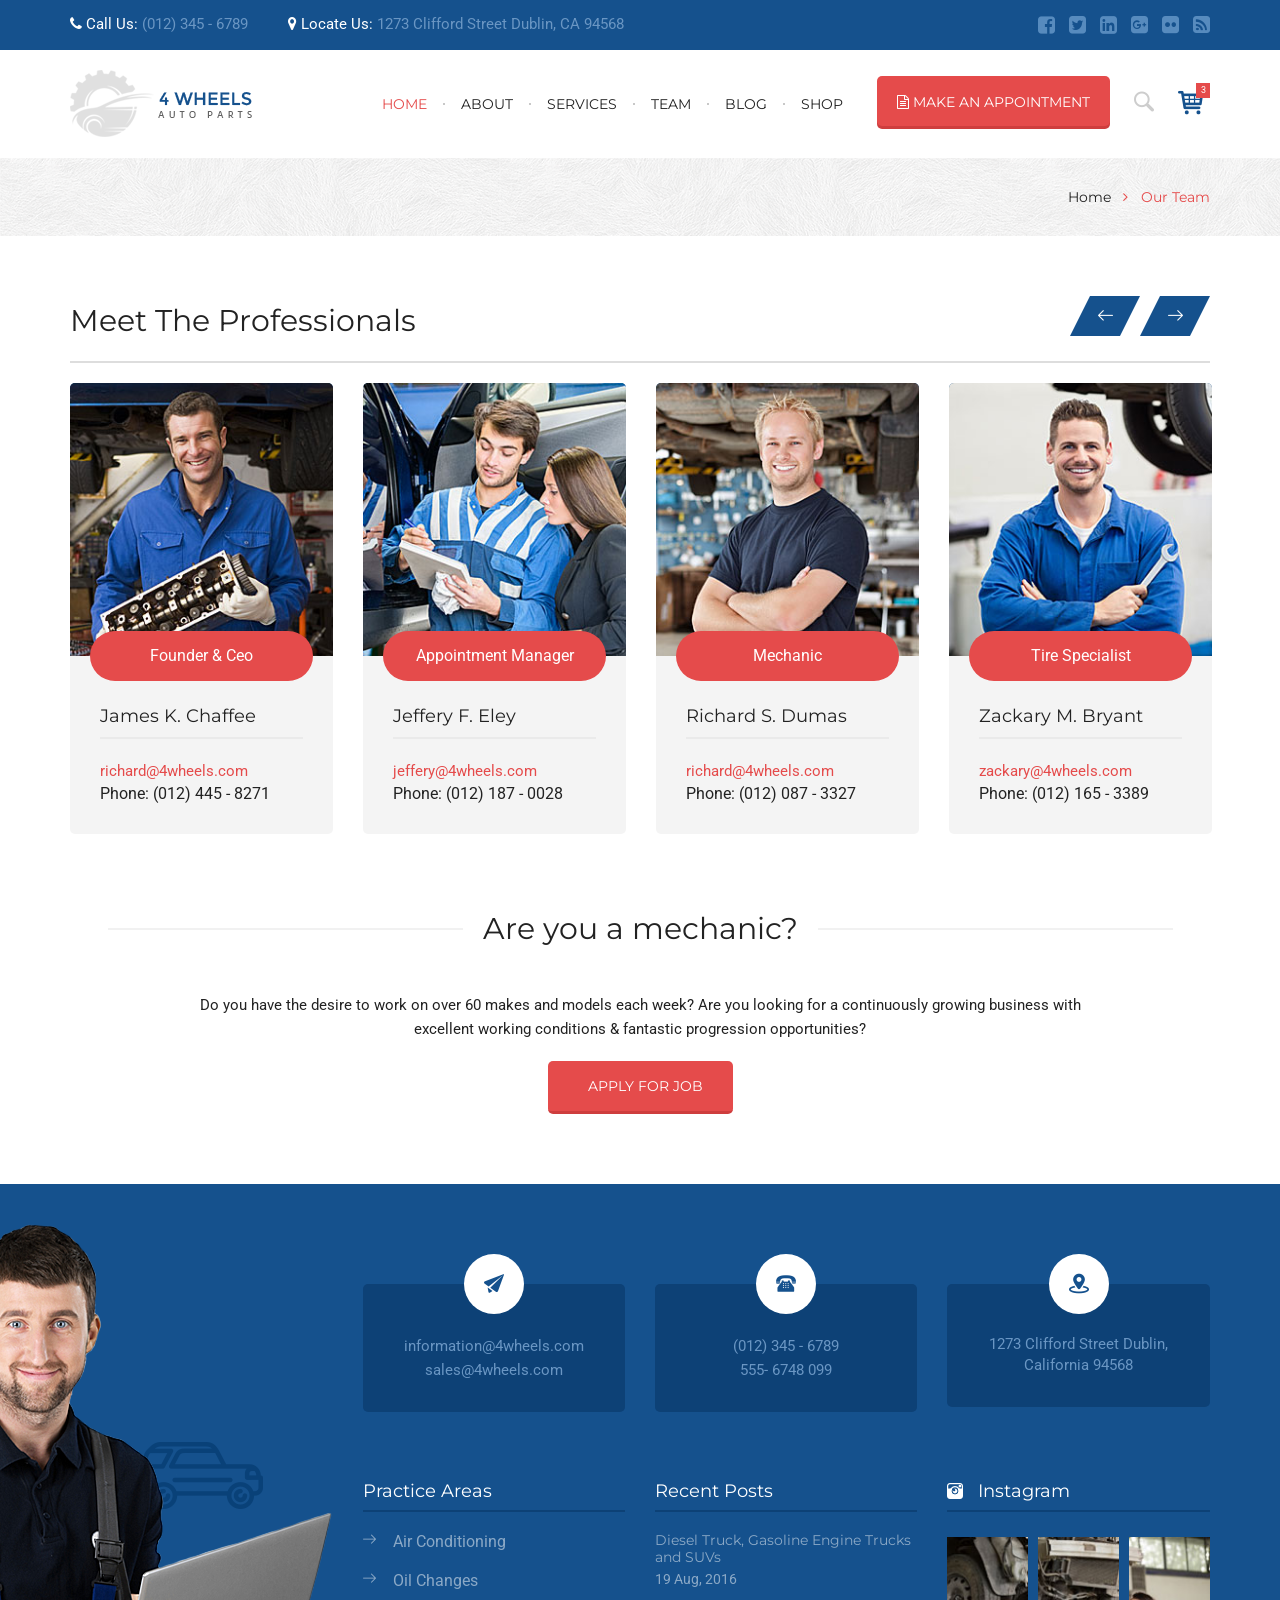
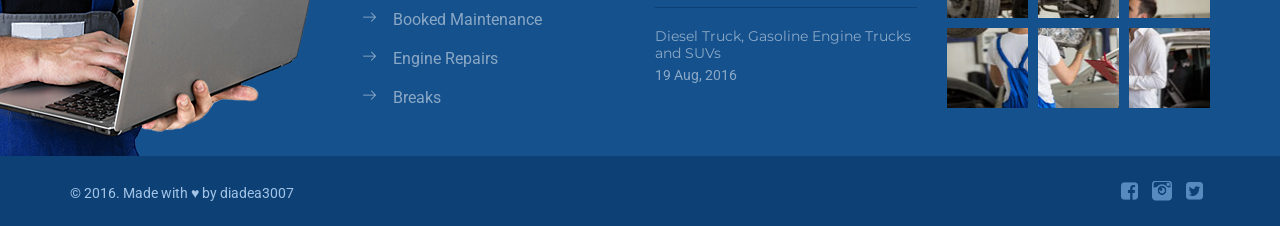
<file: public/ourteam-v2.html>
<!doctype html>
<!--[if lt IE 7]>		<html class="no-js lt-ie9 lt-ie8 lt-ie7" lang="zxx"> <![endif]-->
<!--[if IE 7]>			<html class="no-js lt-ie9 lt-ie8" lang="zxx"> <![endif]-->
<!--[if IE 8]>			<html class="no-js lt-ie9" lang="zxx"> <![endif]-->
<!--[if gt IE 8]><!-->	<html class="no-js" lang="zxx"> <!--<![endif]-->
<head>
	<meta charset="utf-8">
	<meta http-equiv="X-UA-Compatible" content="IE=edge">
	<title>BootStrap HTML5 CSS3 Theme</title>
	<meta name="description" content="">
	<meta name="viewport" content="width=device-width, initial-scale=1">
	<link rel="apple-touch-icon" href="apple-touch-icon.png">
	<link rel="stylesheet" href="css/bootstrap.min.css">
	<link rel="stylesheet" href="css/normalize.css">
	<link rel="stylesheet" href="css/font-awesome.min.css">
	<link rel="stylesheet" href="css/flaticon.css">
	<link rel="stylesheet" href="css/transitions.css">
	<link rel="stylesheet" href="css/jquery-ui.css">
	<link rel="stylesheet" href="css/owl.carousel.css">
	<link rel="stylesheet" href="css/owl.theme.css">
	<link rel="stylesheet" href="css/fullcalendar.css">
	<link rel="stylesheet" href="style.css">
	<link rel="stylesheet" href="css/color.css">
	<link rel="stylesheet" href="css/responsive.css">
	<script src="js/vendor/modernizr-2.8.3-respond-1.4.2.min.js"></script>
</head>
<body>
	<!--[if lt IE 8]>
		<p class="browserupgrade">You are using an <strong>outdated</strong> browser. Please <a href="http://browsehappy.com/">upgrade your browser</a> to improve your experience.</p>
	<![endif]-->
	<!--************************************
			Wrapper Start
	*************************************-->
	<div id="th-wrapper" class="th-wrapper th-haslayout">
		<!--************************************
				Header Start
		*************************************-->
		<header id="th-header" class="th-header th-haslayout">
			<div class="container">
				<div class="row">
					<div class="col-xs-12">
						<div class="th-topbar">
							<ul class="th-contactinfo">
								<li>
									<i class="fa fa-phone"></i>
									<span><em>Call Us:</em> (012) 345 - 6789</span>
								</li>
								<li>
									<i class="fa fa-map-marker"></i>
									<span><em>Locate Us:</em> 1273 Clifford Street Dublin, CA 94568</span>
								</li>
							</ul>
							<ul class="th-socialicons">
								<li><a href="#"><i class="fa fa-facebook-square"></i></a></li>
								<li><a href="#"><i class="fa fa-twitter-square"></i></a></li>
								<li><a href="#"><i class="fa fa-linkedin-square"></i></a></li>
								<li><a href="#"><i class="fa fa-google-plus-square"></i></a></li>
								<li><a href="#"><i class="fa fa-flickr"></i></a></li>
								<li><a href="#"><i class="fa fa-rss-square"></i></a></li>
							</ul>
						</div>
					</div>
				</div>
			</div>
			<div class="th-navigationarea">
				<div class="container">
					<div class="row">
						<div class="col-sm-12 col-xs-12">
							<strong class="th-logo">
								<a href="index.html"><img src="images/logo.png" alt="image description"></a>
							</strong>
							<div class="th-rightbox">
								<a class="th-btn" href="javascript:void(0);" data-toggle="modal" data-target="#th-modalappointment">
									<i class="fa fa-file-text-o"></i>
									<span>make an appointment</span>
								</a>
								<div class="tg-searchdropdown">
									<a id="tg-search" class="tg-btnsearch" href="javascript:void(0)" data-toggle="dropdown" aria-haspopup="true" aria-expanded="false">
										<i class="flaticon-tool"></i>
									</a>
									<div class="tg-dropdownsearch dropdown-menu" aria-labelledby="tg-search">
										<form>
											<fieldset>
												<input type="search" class="form-control" name="search" placeholder="Search">
											</fieldset>
										</form>
									</div>
								</div>
								<div class="dropdown th-minicartdropdown">
									<a href="javascript:void(0);" id="th-minicart" class="th-btnminicart" data-toggle="dropdown" aria-haspopup="true" aria-expanded="false">
										<i class="flaticon-shop"></i>
										<span class="th-badge">3</span>
									</a>
									<div class="dropdown-menu th-minicartcontent" aria-labelledby="th-minicart">
										<span class="th-minicarttitle">You have <em>3 items</em> in the cart</span>
										<ul>
											<li>
												<figure>
													<a href="#">
														<img src="images/thumbnails/img-01.jpg" alt="image description">
													</a>
												</figure>
												<div class="th-minicartproductinfo">
													<div class="th-producttitle">
														<h3><a href="#">Aftermarket Alternator</a></h3>
													</div>
													<div class="th-productrating"><span class="th-stars"><span></span></span></div>
													<div class="th-productprice">
														<span>$25.00</span>
														<del>$30.00</del>
													</div>
												</div>
											</li>
											<li>
												<figure>
													<a href="#">
														<img src="images/thumbnails/img-02.jpg" alt="image description">
													</a>
												</figure>
												<div class="th-minicartproductinfo">
													<div class="th-producttitle">
														<h3><a href="#">Aftermarket Alternator</a></h3>
													</div>
													<div class="th-productrating"><span class="th-stars"><span></span></span></div>
													<div class="th-productprice">
														<span>$25.00</span>
														<del>$30.00</del>
													</div>
												</div>
											</li>
											<li>
												<figure>
													<a href="#">
														<img src="images/thumbnails/img-03.jpg" alt="image description">
													</a>
												</figure>
												<div class="th-minicartproductinfo">
													<div class="th-producttitle">
														<h3><a href="#">Aftermarket Alternator</a></h3>
													</div>
													<div class="th-productrating"><span class="th-stars"><span></span></span></div>
													<div class="th-productprice">
														<span>$25.00</span>
														<del>$30.00</del>
													</div>
												</div>
											</li>
										</ul>
										<div class="th-minicarttotal">
											<span class="th-totalamount">Subtotal: $1343</span>
											<a class="th-btn" href="#">checkout</a>
										</div>
									</div>
								</div>
							</div>
							<nav id="th-nav" class="th-nav">
								<div class="navbar-header">
									<button type="button" class="navbar-toggle collapsed" data-toggle="collapse" data-target="#th-navigation" aria-expanded="false">
										<span class="sr-only">Toggle navigation</span>
										<span class="icon-bar"></span>
										<span class="icon-bar"></span>
										<span class="icon-bar"></span>
									</button>
								</div>
								<div class="th-navigation collapse navbar-collapse" id="th-navigation">
									<ul>
										<li class="th-hasddropdown th-active">
											<a href="#">home</a>
											<ul class="th-dropdownmenu">
												<li><a href="index.html">Index verision One</a></li>
												<li><a href="index-header2.html">Index verision Two</a></li>
												<li><a href="index2.html">Index verision Three</a></li>
												<li class="th-hasddropdown">
													<a href="index2.html">Other Pages</a>
													<ul class="th-dropdownmenu">
														<li><a href="ourteam.html">shortcodes</a></li>
														<li><a href="ourteam-v2.html">slider verision One</a></li>
														<li><a href="team-detail.html">slider verision One</a></li>
														<li><a href="team-detail.html">commingsoon</a></li>
														<li><a href="team-detail.html">contact us</a></li>
														<li><a href="team-detail.html">Header Footer verision</a></li>
													</ul>
												</li>
											</ul>
										</li>
										<li><a href="aboutus.html">about</a></li>
										<li><a href="services.html">services</a></li>
										<li class="th-hasddropdown">
											<a href="#">team</a>
											<ul class="th-dropdownmenu">
												<li><a href="ourteam.html">Team verision One</a></li>
												<li><a href="ourteam-v2.html">Team verision Two</a></li>
												<li><a href="team-detail.html">Team Detail</a></li>
											</ul>
										</li>
										<li class="th-hasddropdown">
											<a href="#">blog</a>
											<ul class="th-dropdownmenu">
												<li><a href="bloglist.html">Blog list</a></li>
												<li><a href="bloggrid.html">blog grid</a></li>
												<li><a href="postsingle.html">Blog detail</a></li>
											</ul>
										</li>
										<li class="th-hasddropdown">
											<a href="#">shop</a>
											<ul class="th-dropdownmenu">
												<li><a href="shop.html">shop</a></li>
												<li><a href="product-single.html">Product Detail</a></li>
											</ul>
										</li>
									</ul>
								</div>
							</nav>
						</div>
					</div>
				</div>
			</div>
		</header>
		<!--************************************
				Header End
		*************************************-->
		<!--************************************
				Inner Page Banner End
		*************************************-->
		<div id="th-innerbanner" class="th-innerbanner">
			<div class="container">
				<div class="row">
					<div class="col-sm-12 col-xs-12">
						<ol class="th-breadcrumb">
							<li><a href="#">home</a></li>
							<li class="th-active">Our Team</li>
						</ol>
					</div>
				</div>
			</div>
		</div>
		<!--************************************
				Inner Page Banner End
		*************************************-->
		<!--************************************
				Main Start
		*************************************-->
		<main id="th-main" class="th-main th-haslayout">
			<div class="container">
				<div class="row">
					<div id="th-content" class="th-content">
						<div class="col-sm-12 col-xs-12">
							<div class="th-sectionheading th-fullsectionheading">
								<h2>Meet The Professionals</h2>
							</div>
						</div>
						<div id="th-teammembersslider" class="th-teammembersslider th-teammembers th-teammembersvtwo">
							<div class="item">
								<div class="th-teammember">
									<figure>
										<img src="images/team/img-01.jpg" alt="image description">
										<figcaption>
											<ul class="th-socialiconslg">
												<li><a href="#"><i class="flaticon-social-4"></i></a></li>
												<li><a href="#"><i class="flaticon-social-5"></i></a></li>
												<li><a href="#"><i class="flaticon-icon-1394"></i></a></li>
												<li><a href="#"><i class="flaticon-social-6"></i></a></li>
											</ul>
										</figcaption>
									</figure>
									<div class="th-teammembercontent">
										<div class="th-teammembername"><h3><a href="#">James K. Chaffee</a></h3></div>
										<div class="th-teammemberdesignation"><a href="#">Founder &amp; Ceo</a></div>
										<div class="th-teammemberemail"><a href="#">richard@4wheels.com</a></div>
										<div class="th-teammemberphone"><span>Phone: (012) 445 - 8271</span></div>
									</div>
								</div>
							</div>
							<div class="item">
								<div class="th-teammember">
									<figure>
										<img src="images/team/img-02.jpg" alt="image description">
										<figcaption>
											<ul class="th-socialiconslg">
												<li><a href="#"><i class="flaticon-social-4"></i></a></li>
												<li><a href="#"><i class="flaticon-social-5"></i></a></li>
												<li><a href="#"><i class="flaticon-icon-1394"></i></a></li>
												<li><a href="#"><i class="flaticon-social-6"></i></a></li>
											</ul>
										</figcaption>
									</figure>
									<div class="th-teammembercontent">
										<div class="th-teammembername"><h3><a href="#">Jeffery F. Eley</a></h3></div>
										<div class="th-teammemberdesignation"><a href="#">Appointment Manager</a></div>
										<div class="th-teammemberemail"><a href="#">jeffery@4wheels.com</a></div>
										<div class="th-teammemberphone"><span>Phone: (012) 187 - 0028</span></div>
									</div>
								</div>
							</div>
							<div class="item">
								<div class="th-teammember">
									<figure>
										<img src="images/team/img-03.jpg" alt="image description">
										<figcaption>
											<ul class="th-socialiconslg">
												<li><a href="#"><i class="flaticon-social-4"></i></a></li>
												<li><a href="#"><i class="flaticon-social-5"></i></a></li>
												<li><a href="#"><i class="flaticon-icon-1394"></i></a></li>
												<li><a href="#"><i class="flaticon-social-6"></i></a></li>
											</ul>
										</figcaption>
									</figure>
									<div class="th-teammembercontent">
										<div class="th-teammembername"><h3><a href="#">Richard S. Dumas</a></h3></div>
										<div class="th-teammemberdesignation"><a href="#">Mechanic</a></div>
										<div class="th-teammemberemail"><a href="#">richard@4wheels.com</a></div>
										<div class="th-teammemberphone"><span>Phone: (012) 087 - 3327</span></div>
									</div>
								</div>
							</div>
							<div class="item">
								<div class="th-teammember">
									<figure>
										<img src="images/team/img-04.jpg" alt="image description">
										<figcaption>
											<ul class="th-socialiconslg">
												<li><a href="#"><i class="flaticon-social-4"></i></a></li>
												<li><a href="#"><i class="flaticon-social-5"></i></a></li>
												<li><a href="#"><i class="flaticon-icon-1394"></i></a></li>
												<li><a href="#"><i class="flaticon-social-6"></i></a></li>
											</ul>
										</figcaption>
									</figure>
									<div class="th-teammembercontent">
										<div class="th-teammembername"><h3><a href="#">Zackary M. Bryant</a></h3></div>
										<div class="th-teammemberdesignation"><a href="#">Tire Specialist</a></div>
										<div class="th-teammemberemail"><a href="#">zackary@4wheels.com</a></div>
										<div class="th-teammemberphone"><span>Phone: (012) 165 - 3389</span></div>
									</div>
								</div>
							</div>
							<div class="item">
								<div class="th-teammember">
									<figure>
										<img src="images/team/img-02.jpg" alt="image description">
										<figcaption>
											<ul class="th-socialiconslg">
												<li><a href="#"><i class="flaticon-social-4"></i></a></li>
												<li><a href="#"><i class="flaticon-social-5"></i></a></li>
												<li><a href="#"><i class="flaticon-icon-1394"></i></a></li>
												<li><a href="#"><i class="flaticon-social-6"></i></a></li>
											</ul>
										</figcaption>
									</figure>
									<div class="th-teammembercontent">
										<div class="th-teammembername"><h3><a href="#">Jeffery F. Eley</a></h3></div>
										<div class="th-teammemberdesignation"><a href="#">Appointment Manager</a></div>
										<div class="th-teammemberemail"><a href="#">jeffery@4wheels.com</a></div>
										<div class="th-teammemberphone"><span>Phone: (012) 187 - 0028</span></div>
									</div>
								</div>
							</div>
							<div class="item">
								<div class="th-teammember">
									<figure>
										<img src="images/team/img-03.jpg" alt="image description">
										<figcaption>
											<ul class="th-socialiconslg">
												<li><a href="#"><i class="flaticon-social-4"></i></a></li>
												<li><a href="#"><i class="flaticon-social-5"></i></a></li>
												<li><a href="#"><i class="flaticon-icon-1394"></i></a></li>
												<li><a href="#"><i class="flaticon-social-6"></i></a></li>
											</ul>
										</figcaption>
									</figure>
									<div class="th-teammembercontent">
										<div class="th-teammembername"><h3><a href="#">Richard S. Dumas</a></h3></div>
										<div class="th-teammemberdesignation"><a href="#">Mechanic</a></div>
										<div class="th-teammemberemail"><a href="#">richard@4wheels.com</a></div>
										<div class="th-teammemberphone"><span>Phone: (012) 087 - 3327</span></div>
									</div>
								</div>
							</div>
						</div>
						<div class="col-sm-12 col-xs-12">
							<div class="th-applyforjob">
								<div class="th-sectionhead">
									<div class="th-sectionheading">
										<h2>Are you a mechanic?</h2>
									</div>
									<div class="th-description">
										<p>Do you have the desire to work on over 60 makes and models each week? Are you looking for a continuously growing business with excellent working conditions & fantastic progression opportunities?</p>
									</div>
								</div>
								<a class="th-btnaddtocart" href="#"><span>Apply For Job</span></a>
							</div>
						</div>
					</div>
				</div>
			</div>
		</main>
		<!--************************************
				Main End
		*************************************-->
		<!--************************************
				Footer Start
		*************************************-->
		<footer id="th-footer" class="th-footer th-haslayout">
			<div class="container">
				<div class="row">
					<div class="th-fourcolumns">
						<div class="col-md-3 col-sm-12 col-xs-12 hidden-sm hidden-xs">
							<div class="th-fcol">
								<figure><img src="images/img-01.png" alt="image description"></figure>
							</div>
						</div>
						<div class="col-md-9 col-sm-12 col-xs-12">
							<div class="row">
								<div class="th-addressbox">
									<div class="col-sm-4">
										<div class="th-address">
											<span class="th-icon"><i class="flaticon-symbol"></i></span>
											<span class="th-email"><a href="information@4wheels.com">information@4wheels.com</a></span>
											<span class="th-email"><a href="sales@4wheels.com">sales@4wheels.com</a></span>
										</div>
									</div>
									<div class="col-sm-4">
										<div class="th-address">
											<span class="th-icon"><i class="flaticon-technology-3"></i></span>
											<span class="th-email">(012) 345 - 6789</span>
											<span class="th-email">555- 6748 099</span>
										</div>
									</div>
									<div class="col-sm-4">
										<div class="th-address">
											<span class="th-icon"><i class="flaticon-location-1"></i></span>
											<address>1273 Clifford Street Dublin, California 94568</address>
										</div>
									</div>
								</div>
								<div class="col-sm-4">
									<div class="th-fcol th-widget">
										<div class="th-bordertitle">
											<h3>Practice Areas</h3>
										</div>
										<ul class="th-practicearea">
											<li><a href="#">Air Conditioning</a></li>
											<li><a href="#">Oil Changes</a></li>
											<li><a href="#">Booked Maintenance</a></li>
											<li><a href="#">Engine Repairs</a></li>
											<li><a href="#">Breaks</a></li>
										</ul>
									</div>
								</div>
								<div class="col-sm-4">
									<div class="th-fcol th-widget">
										<div class="th-bordertitle">
											<h3>Recent Posts</h3>
										</div>
										<ul class="th-recentposts">
											<li>
												<h4><a href="#">Diesel Truck, Gasoline Engine Trucks and SUVs</a></h4>
												<time datetime="2016-10-10">19 Aug, 2016</time>
											</li>
											<li>
												<h4><a href="#">Diesel Truck, Gasoline Engine Trucks and SUVs</a></h4>
												<time datetime="2016-10-10">19 Aug, 2016</time>
											</li>
										</ul>
									</div>
								</div>
								<div class="col-sm-4">
									<div class="th-fcol th-widget">
										<div class="th-bordertitle">
											<h3><i class="flaticon-icon-1394"></i>Instagram</h3>
										</div>
										<ul class="th-instagramgallery">
											<li><figure><a href="#"><img src="images/thumbnails/img-04.jpg" alt="image description"></a></figure></li>
											<li><figure><a href="#"><img src="images/thumbnails/img-05.jpg" alt="image description"></a></figure></li>
											<li><figure><a href="#"><img src="images/thumbnails/img-06.jpg" alt="image description"></a></figure></li>
											<li><figure><a href="#"><img src="images/thumbnails/img-07.jpg" alt="image description"></a></figure></li>
											<li><figure><a href="#"><img src="images/thumbnails/img-08.jpg" alt="image description"></a></figure></li>
											<li><figure><a href="#"><img src="images/thumbnails/img-09.jpg" alt="image description"></a></figure></li>
										</ul>
									</div>
								</div>
							</div>
						</div>
					</div>
				</div>
			</div>
			<div class="th-footerbar">
				<div class="container">
					<div class="row">
						<div class="col-sm-12 col-xs-12">
							<span class="th-copyright">&copy; 2016. Made with &hearts; by diadea3007</span>
							<ul class="th-socialicons">
								<li><a href="#"><i class="fa fa-facebook-square"></i></a></li>
								<li><a href="#"><i class="flaticon-icon-1394"></i></a></li>
								<li><a href="#"><i class="fa fa-twitter-square"></i></a></li>
							</ul>
						</div>
					</div>
				</div>
			</div>
		</footer>
		<!--************************************
				Footer End
		*************************************-->
	</div>
	<!--************************************
			Wrapper End
	*************************************-->
	<!--************************************
			LightBox Start
	*************************************-->
	<div class="modal fade th-modalappointment" id="th-modalappointment" tabindex="-1" role="dialog" aria-labelledby="myModalLabel">
		<div class="modal-dialog th-modaldialogappointment" role="document">
			<div class="modal-content th-modalcontentappointment">
				<button type="button" class="close" data-dismiss="modal" aria-label="Close"><span aria-hidden="true">&times;</span></button>
				<div class="th-sectionheading">
					<h2>AUTOMOTIVE MAINTENANCe <span>SERVICE &amp; REPAIR</span></h2>
				</div>
				<form id="th-formappointment" class="th-formappointment th-formstylone">
					<fieldset>
						<h3>Request Appointment For</h3>
						<div class="row">
							<div class="col-sm-6">
								<div class="form-group">
									<label>First Name:</label>
									<input type="text" class="form-control" name="firstname">
								</div>
								<div class="form-group">
									<label>Last Name:</label>
									<input type="text" class="form-control" name="lastname">
								</div>
								<div class="form-group">
									<div class="th-fieldtitle">Preferred Contact Method:</div>
									<span class="th-select">
										<select>
											<option>Any</option>
											<option>Any</option>
											<option>Any</option>
										</select>
									</span>
								</div>
								<div class="form-group">
									<div class="th-fieldtitle">Vehicle:</div>
									<span class="th-select">
										<select>
											<option>Type, Year, Make &amp; Model</option>
											<option>Type, Year, Make &amp; Model</option>
											<option>Type, Year, Make &amp; Model</option>
										</select>
									</span>
								</div>
							</div>
							<div class="col-sm-6">
								<div class="form-group">
									<label>Phone:</label>
									<input type="text" class="form-control" name="phone">
								</div>
								<div class="form-group">
									<label>Email:</label>
									<input type="email" class="form-control" name="email">
								</div>
								<div class="form-group">
									<div class="th-oprationhour">
										<h4>Hours of Operation</h4>
										<div class="th-timing">
											<span>Mon-Fri: 8am-6pm</span>
											<span>Saturday: By Appointment</span>
											<div class="th-holiday"><span>Sunday: </span><span>Closed</span></div>
										</div>
									</div>
								</div>
							</div>
						</div>
					</fieldset>
					<fieldset>
						<h3>What Time Would You Like to Drop Off Your Vehicle?</h3>
						<div class="row">
							<div class="col-sm-6">
								<div class="form-group">
									<label>Select Date:</label>
									<input type="text" class="form-control" name="firstname">
								</div>
							</div>
							<div class="col-sm-6">
								<div class="form-group">
									<label>Select Time:</label>
									<input type="text" class="form-control" name="phone">
								</div>
							</div>
						</div>
					</fieldset>
					<fieldset>
						<h3>Service Requested</h3>
						<div class="form-group"><textarea class="form-control" placeholder="Include any comments / special requests"></textarea></div>
					</fieldset>
					<button type="submit" class="th-btn">
						<i class="fa fa-file-text-o"></i>
						<span>book an appointment</span>
					</button>
				</form>
			</div>
		</div>
	</div>
	<!--************************************
			LightBox End
	*************************************-->
	<script src="js/vendor/jquery-library.min.js"></script>
	<script src="js/vendor/bootstrap.min.js"></script>
	<script src="http://maps.google.com/maps/api/js?key=AIzaSyCR-KEWAVCn52mSdeVeTqZjtqbmVJyfSus&language=en"></script>
	<script src="js/owl.carousel.min.js"></script>
	<script src="js/finalcountdown.js"></script>
	<script src="js/parallax.min.js"></script>
	<script src="js/jquery-ui.js"></script>
	<script src="js/gmap3.js"></script>
	<script src="js/moment.min.js"></script>
	<script src="js/fullcalendar.min.js"></script>
	<script src="js/function.js"></script>
</body>
</html>
</file>
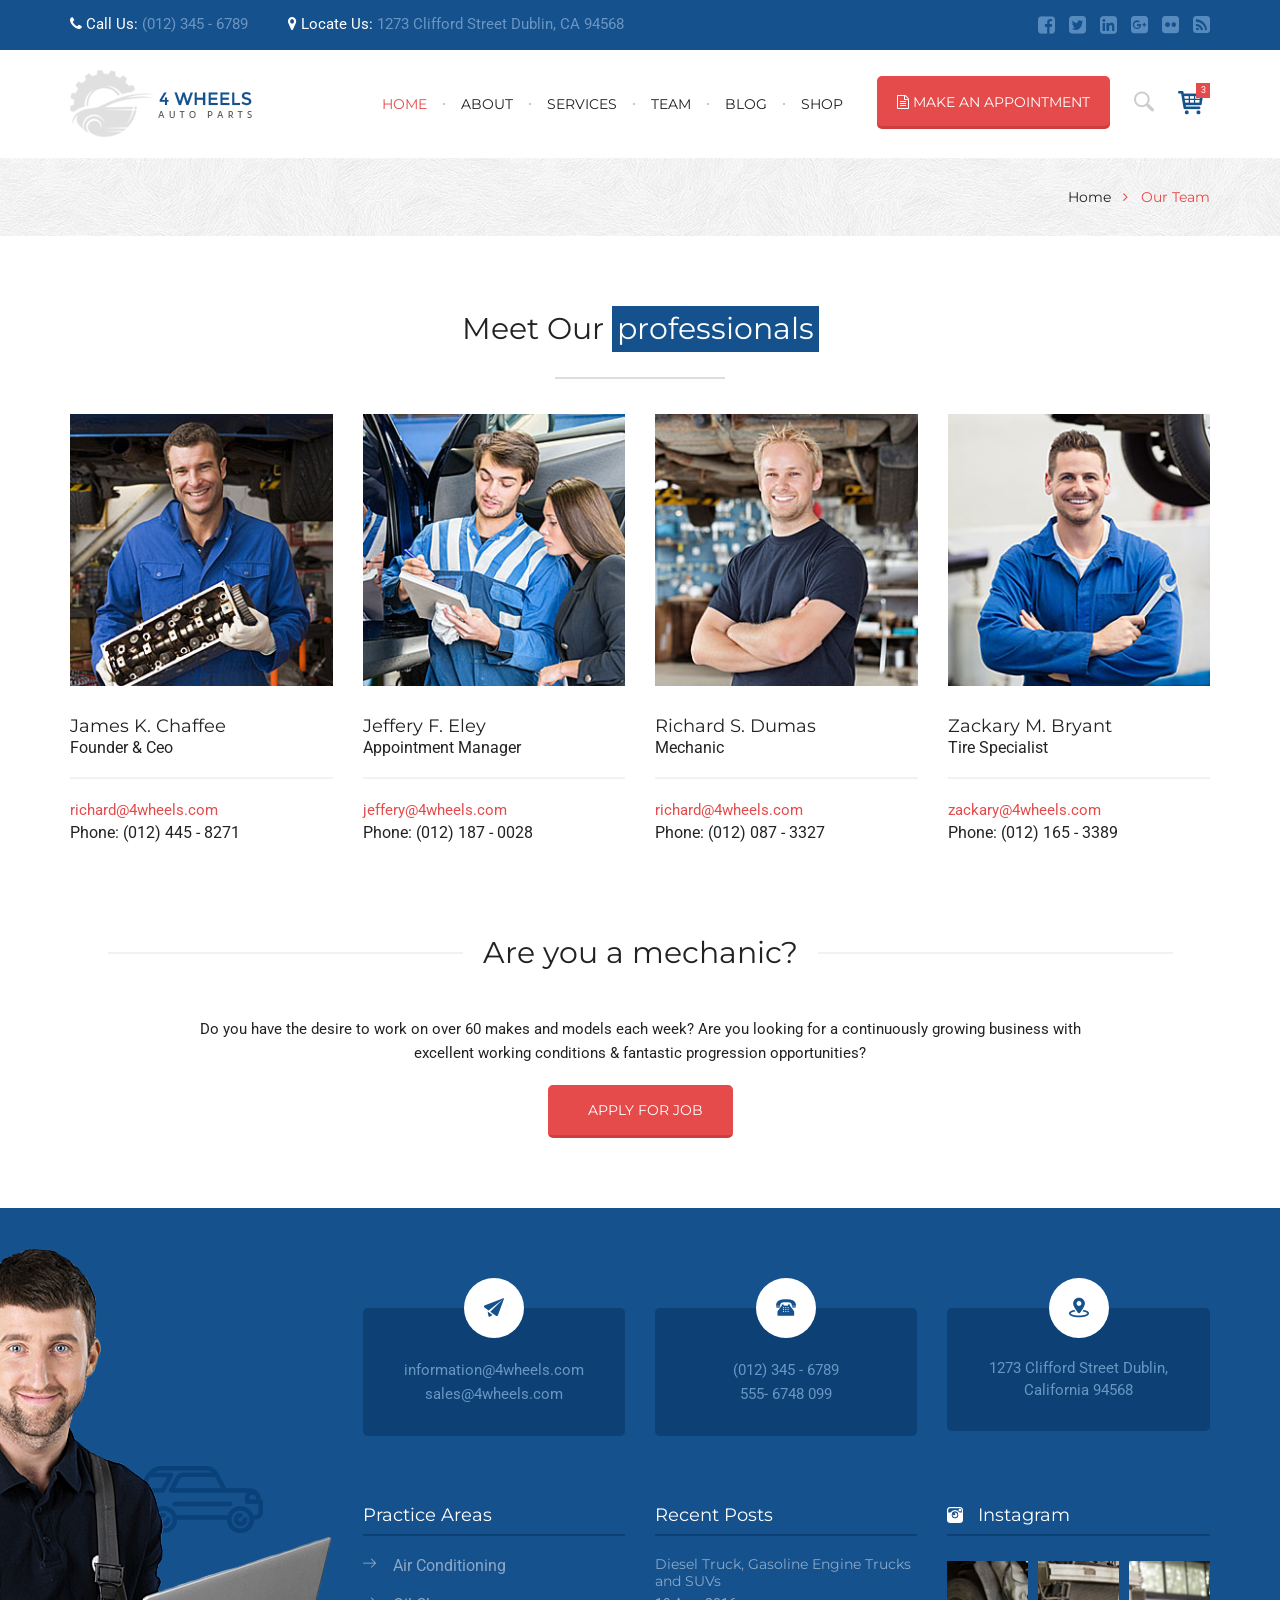
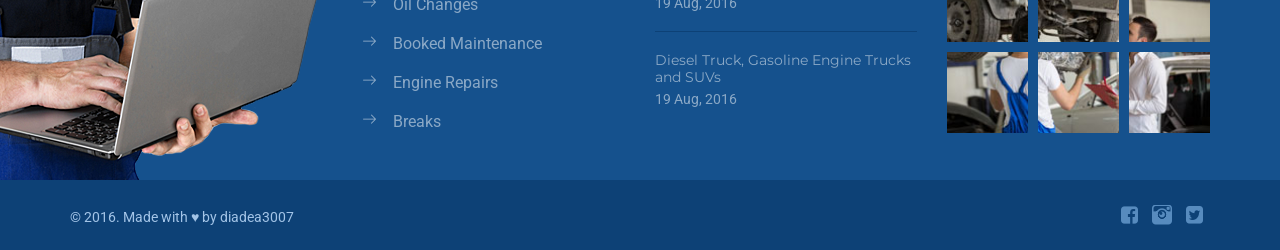
<file: public/ourteam.html>
<!doctype html>
<!--[if lt IE 7]>		<html class="no-js lt-ie9 lt-ie8 lt-ie7" lang="zxx"> <![endif]-->
<!--[if IE 7]>			<html class="no-js lt-ie9 lt-ie8" lang="zxx"> <![endif]-->
<!--[if IE 8]>			<html class="no-js lt-ie9" lang="zxx"> <![endif]-->
<!--[if gt IE 8]><!-->	<html class="no-js" lang="zxx"> <!--<![endif]-->
<head>
	<meta charset="utf-8">
	<meta http-equiv="X-UA-Compatible" content="IE=edge">
	<title>BootStrap HTML5 CSS3 Theme</title>
	<meta name="description" content="">
	<meta name="viewport" content="width=device-width, initial-scale=1">
	<link rel="apple-touch-icon" href="apple-touch-icon.png">
	<link rel="stylesheet" href="css/bootstrap.min.css">
	<link rel="stylesheet" href="css/normalize.css">
	<link rel="stylesheet" href="css/font-awesome.min.css">
	<link rel="stylesheet" href="css/flaticon.css">
	<link rel="stylesheet" href="css/transitions.css">
	<link rel="stylesheet" href="css/jquery-ui.css">
	<link rel="stylesheet" href="css/owl.carousel.css">
	<link rel="stylesheet" href="css/owl.theme.css">
	<link rel="stylesheet" href="css/fullcalendar.css">
	<link rel="stylesheet" href="style.css">
	<link rel="stylesheet" href="css/color.css">
	<link rel="stylesheet" href="css/responsive.css">
	<script src="js/vendor/modernizr-2.8.3-respond-1.4.2.min.js"></script>
</head>
<body>
	<!--[if lt IE 8]>
		<p class="browserupgrade">You are using an <strong>outdated</strong> browser. Please <a href="http://browsehappy.com/">upgrade your browser</a> to improve your experience.</p>
	<![endif]-->
	<!--************************************
			Wrapper Start
	*************************************-->
	<div id="th-wrapper" class="th-wrapper th-haslayout">
		<!--************************************
				Header Start
		*************************************-->
		<header id="th-header" class="th-header th-haslayout">
			<div class="container">
				<div class="row">
					<div class="col-xs-12">
						<div class="th-topbar">
							<ul class="th-contactinfo">
								<li>
									<i class="fa fa-phone"></i>
									<span><em>Call Us:</em> (012) 345 - 6789</span>
								</li>
								<li>
									<i class="fa fa-map-marker"></i>
									<span><em>Locate Us:</em> 1273 Clifford Street Dublin, CA 94568</span>
								</li>
							</ul>
							<ul class="th-socialicons">
								<li><a href="#"><i class="fa fa-facebook-square"></i></a></li>
								<li><a href="#"><i class="fa fa-twitter-square"></i></a></li>
								<li><a href="#"><i class="fa fa-linkedin-square"></i></a></li>
								<li><a href="#"><i class="fa fa-google-plus-square"></i></a></li>
								<li><a href="#"><i class="fa fa-flickr"></i></a></li>
								<li><a href="#"><i class="fa fa-rss-square"></i></a></li>
							</ul>
						</div>
					</div>
				</div>
			</div>
			<div class="th-navigationarea">
				<div class="container">
					<div class="row">
						<div class="col-sm-12 col-xs-12">
							<strong class="th-logo">
								<a href="index.html"><img src="images/logo.png" alt="image description"></a>
							</strong>
							<div class="th-rightbox">
								<a class="th-btn" href="javascript:void(0);" data-toggle="modal" data-target="#th-modalappointment">
									<i class="fa fa-file-text-o"></i>
									<span>make an appointment</span>
								</a>
								<div class="tg-searchdropdown">
									<a id="tg-search" class="tg-btnsearch" href="javascript:void(0)" data-toggle="dropdown" aria-haspopup="true" aria-expanded="false">
										<i class="flaticon-tool"></i>
									</a>
									<div class="tg-dropdownsearch dropdown-menu" aria-labelledby="tg-search">
										<form>
											<fieldset>
												<input type="search" class="form-control" name="search" placeholder="Search">
											</fieldset>
										</form>
									</div>
								</div>
								<div class="dropdown th-minicartdropdown">
									<a href="javascript:void(0);" id="th-minicart" class="th-btnminicart" data-toggle="dropdown" aria-haspopup="true" aria-expanded="false">
										<i class="flaticon-shop"></i>
										<span class="th-badge">3</span>
									</a>
									<div class="dropdown-menu th-minicartcontent" aria-labelledby="th-minicart">
										<span class="th-minicarttitle">You have <em>3 items</em> in the cart</span>
										<ul>
											<li>
												<figure>
													<a href="#">
														<img src="images/thumbnails/img-01.jpg" alt="image description">
													</a>
												</figure>
												<div class="th-minicartproductinfo">
													<div class="th-producttitle">
														<h3><a href="#">Aftermarket Alternator</a></h3>
													</div>
													<div class="th-productrating"><span class="th-stars"><span></span></span></div>
													<div class="th-productprice">
														<span>$25.00</span>
														<del>$30.00</del>
													</div>
												</div>
											</li>
											<li>
												<figure>
													<a href="#">
														<img src="images/thumbnails/img-02.jpg" alt="image description">
													</a>
												</figure>
												<div class="th-minicartproductinfo">
													<div class="th-producttitle">
														<h3><a href="#">Aftermarket Alternator</a></h3>
													</div>
													<div class="th-productrating"><span class="th-stars"><span></span></span></div>
													<div class="th-productprice">
														<span>$25.00</span>
														<del>$30.00</del>
													</div>
												</div>
											</li>
											<li>
												<figure>
													<a href="#">
														<img src="images/thumbnails/img-03.jpg" alt="image description">
													</a>
												</figure>
												<div class="th-minicartproductinfo">
													<div class="th-producttitle">
														<h3><a href="#">Aftermarket Alternator</a></h3>
													</div>
													<div class="th-productrating"><span class="th-stars"><span></span></span></div>
													<div class="th-productprice">
														<span>$25.00</span>
														<del>$30.00</del>
													</div>
												</div>
											</li>
										</ul>
										<div class="th-minicarttotal">
											<span class="th-totalamount">Subtotal: $1343</span>
											<a class="th-btn" href="#">checkout</a>
										</div>
									</div>
								</div>
							</div>
							<nav id="th-nav" class="th-nav">
								<div class="navbar-header">
									<button type="button" class="navbar-toggle collapsed" data-toggle="collapse" data-target="#th-navigation" aria-expanded="false">
										<span class="sr-only">Toggle navigation</span>
										<span class="icon-bar"></span>
										<span class="icon-bar"></span>
										<span class="icon-bar"></span>
									</button>
								</div>
								<div class="th-navigation collapse navbar-collapse" id="th-navigation">
									<ul>
										<li class="th-hasddropdown th-active">
											<a href="#">home</a>
											<ul class="th-dropdownmenu">
												<li><a href="index.html">Index verision One</a></li>
												<li><a href="index-header2.html">Index verision Two</a></li>
												<li><a href="index2.html">Index verision Three</a></li>
												<li class="th-hasddropdown">
													<a href="index2.html">Other Pages</a>
													<ul class="th-dropdownmenu">
														<li><a href="ourteam.html">shortcodes</a></li>
														<li><a href="ourteam-v2.html">slider verision One</a></li>
														<li><a href="team-detail.html">slider verision One</a></li>
														<li><a href="team-detail.html">commingsoon</a></li>
														<li><a href="team-detail.html">contact us</a></li>
														<li><a href="team-detail.html">Header Footer verision</a></li>
													</ul>
												</li>
											</ul>
										</li>
										<li><a href="aboutus.html">about</a></li>
										<li><a href="services.html">services</a></li>
										<li class="th-hasddropdown">
											<a href="#">team</a>
											<ul class="th-dropdownmenu">
												<li><a href="ourteam.html">Team verision One</a></li>
												<li><a href="ourteam-v2.html">Team verision Two</a></li>
												<li><a href="team-detail.html">Team Detail</a></li>
											</ul>
										</li>
										<li class="th-hasddropdown">
											<a href="#">blog</a>
											<ul class="th-dropdownmenu">
												<li><a href="bloglist.html">Blog list</a></li>
												<li><a href="bloggrid.html">blog grid</a></li>
												<li><a href="postsingle.html">Blog detail</a></li>
											</ul>
										</li>
										<li class="th-hasddropdown">
											<a href="#">shop</a>
											<ul class="th-dropdownmenu">
												<li><a href="shop.html">shop</a></li>
												<li><a href="product-single.html">Product Detail</a></li>
											</ul>
										</li>
									</ul>
								</div>
							</nav>
						</div>
					</div>
				</div>
			</div>
		</header>
		<!--************************************
				Header End
		*************************************-->
		<!--************************************
				Inner Page Banner End
		*************************************-->
		<div id="th-innerbanner" class="th-innerbanner">
			<div class="container">
				<div class="row">
					<div class="col-sm-12 col-xs-12">
						<ol class="th-breadcrumb">
							<li><a href="#">home</a></li>
							<li class="th-active">Our Team</li>
						</ol>
					</div>
				</div>
			</div>
		</div>
		<!--************************************
				Inner Page Banner End
		*************************************-->
		<!--************************************
				Main Start
		*************************************-->
		<main id="th-main" class="th-main th-haslayout">
			<div class="container">
				<div class="row">
					<div id="th-content" class="th-content">
						<div class="col-sm-8 col-sm-offset-2 col-xs-12">
							<div class="th-sectionheading">
								<h2>Meet Our <span>professionals</span></h2>
							</div>
						</div>
						<div class="th-teammembers">
							<div class="col-md-3 col-sm-6 col-xs-6">
								<div class="th-teammember">
									<figure>
										<img src="images/team/img-01.jpg" alt="image description">
										<figcaption>
											<ul class="th-socialiconslg">
												<li><a href="#"><i class="flaticon-social-4"></i></a></li>
												<li><a href="#"><i class="flaticon-social-5"></i></a></li>
												<li><a href="#"><i class="flaticon-icon-1394"></i></a></li>
												<li><a href="#"><i class="flaticon-social-6"></i></a></li>
											</ul>
										</figcaption>
									</figure>
									<div class="th-teammembercontent">
										<div class="th-teammembername"><h3><a href="#">James K. Chaffee</a></h3></div>
										<div class="th-teammemberdesignation"><a href="#">Founder &amp; Ceo</a></div>
										<div class="th-teammemberemail"><a href="#">richard@4wheels.com</a></div>
										<div class="th-teammemberphone"><span>Phone: (012) 445 - 8271</span></div>
									</div>
								</div>
							</div>
							<div class="col-md-3 col-sm-6 col-xs-6">
								<div class="th-teammember">
									<figure>
										<img src="images/team/img-02.jpg" alt="image description">
										<figcaption>
											<ul class="th-socialiconslg">
												<li><a href="#"><i class="flaticon-social-4"></i></a></li>
												<li><a href="#"><i class="flaticon-social-5"></i></a></li>
												<li><a href="#"><i class="flaticon-icon-1394"></i></a></li>
												<li><a href="#"><i class="flaticon-social-6"></i></a></li>
											</ul>
										</figcaption>
									</figure>
									<div class="th-teammembercontent">
										<div class="th-teammembername"><h3><a href="#">Jeffery F. Eley</a></h3></div>
										<div class="th-teammemberdesignation"><a href="#">Appointment Manager</a></div>
										<div class="th-teammemberemail"><a href="#">jeffery@4wheels.com</a></div>
										<div class="th-teammemberphone"><span>Phone: (012) 187 - 0028</span></div>
									</div>
								</div>
							</div>
							<div class="col-md-3 col-sm-6 col-xs-6">
								<div class="th-teammember">
									<figure>
										<img src="images/team/img-03.jpg" alt="image description">
										<figcaption>
											<ul class="th-socialiconslg">
												<li><a href="#"><i class="flaticon-social-4"></i></a></li>
												<li><a href="#"><i class="flaticon-social-5"></i></a></li>
												<li><a href="#"><i class="flaticon-icon-1394"></i></a></li>
												<li><a href="#"><i class="flaticon-social-6"></i></a></li>
											</ul>
										</figcaption>
									</figure>
									<div class="th-teammembercontent">
										<div class="th-teammembername"><h3><a href="#">Richard S. Dumas</a></h3></div>
										<div class="th-teammemberdesignation"><a href="#">Mechanic</a></div>
										<div class="th-teammemberemail"><a href="#">richard@4wheels.com</a></div>
										<div class="th-teammemberphone"><span>Phone: (012) 087 - 3327</span></div>
									</div>
								</div>
							</div>
							<div class="col-md-3 col-sm-6 col-xs-6">
								<div class="th-teammember">
									<figure>
										<img src="images/team/img-04.jpg" alt="image description">
										<figcaption>
											<ul class="th-socialiconslg">
												<li><a href="#"><i class="flaticon-social-4"></i></a></li>
												<li><a href="#"><i class="flaticon-social-5"></i></a></li>
												<li><a href="#"><i class="flaticon-icon-1394"></i></a></li>
												<li><a href="#"><i class="flaticon-social-6"></i></a></li>
											</ul>
										</figcaption>
									</figure>
									<div class="th-teammembercontent">
										<div class="th-teammembername"><h3><a href="#">Zackary M. Bryant</a></h3></div>
										<div class="th-teammemberdesignation"><a href="#">Tire Specialist</a></div>
										<div class="th-teammemberemail"><a href="#">zackary@4wheels.com</a></div>
										<div class="th-teammemberphone"><span>Phone: (012) 165 - 3389</span></div>
									</div>
								</div>
							</div>
						</div>
						<div class="col-sm-12 col-xs-12">
							<div class="th-applyforjob">
								<div class="th-sectionhead">
									<div class="th-sectionheading">
										<h2>Are you a mechanic?</h2>
									</div>
									<div class="th-description">
										<p>Do you have the desire to work on over 60 makes and models each week? Are you looking for a continuously growing business with excellent working conditions & fantastic progression opportunities?</p>
									</div>
								</div>
								<a class="th-btnaddtocart" href="#"><span>Apply For Job</span></a>
							</div>
						</div>
					</div>
				</div>
			</div>
		</main>
		<!--************************************
				Main End
		*************************************-->
		<!--************************************
				Footer Start
		*************************************-->
		<footer id="th-footer" class="th-footer th-haslayout">
			<div class="container">
				<div class="row">
					<div class="th-fourcolumns">
						<div class="col-md-3 col-sm-12 col-xs-12 hidden-sm hidden-xs">
							<div class="th-fcol">
								<figure><img src="images/img-01.png" alt="image description"></figure>
							</div>
						</div>
						<div class="col-md-9 col-sm-12 col-xs-12">
							<div class="row">
								<div class="th-addressbox">
									<div class="col-sm-4">
										<div class="th-address">
											<span class="th-icon"><i class="flaticon-symbol"></i></span>
											<span class="th-email"><a href="information@4wheels.com">information@4wheels.com</a></span>
											<span class="th-email"><a href="sales@4wheels.com">sales@4wheels.com</a></span>
										</div>
									</div>
									<div class="col-sm-4">
										<div class="th-address">
											<span class="th-icon"><i class="flaticon-technology-3"></i></span>
											<span class="th-email">(012) 345 - 6789</span>
											<span class="th-email">555- 6748 099</span>
										</div>
									</div>
									<div class="col-sm-4">
										<div class="th-address">
											<span class="th-icon"><i class="flaticon-location-1"></i></span>
											<address>1273 Clifford Street Dublin, California 94568</address>
										</div>
									</div>
								</div>
								<div class="col-sm-4">
									<div class="th-fcol th-widget">
										<div class="th-bordertitle">
											<h3>Practice Areas</h3>
										</div>
										<ul class="th-practicearea">
											<li><a href="#">Air Conditioning</a></li>
											<li><a href="#">Oil Changes</a></li>
											<li><a href="#">Booked Maintenance</a></li>
											<li><a href="#">Engine Repairs</a></li>
											<li><a href="#">Breaks</a></li>
										</ul>
									</div>
								</div>
								<div class="col-sm-4">
									<div class="th-fcol th-widget">
										<div class="th-bordertitle">
											<h3>Recent Posts</h3>
										</div>
										<ul class="th-recentposts">
											<li>
												<h4><a href="#">Diesel Truck, Gasoline Engine Trucks and SUVs</a></h4>
												<time datetime="2016-10-10">19 Aug, 2016</time>
											</li>
											<li>
												<h4><a href="#">Diesel Truck, Gasoline Engine Trucks and SUVs</a></h4>
												<time datetime="2016-10-10">19 Aug, 2016</time>
											</li>
										</ul>
									</div>
								</div>
								<div class="col-sm-4">
									<div class="th-fcol th-widget">
										<div class="th-bordertitle">
											<h3><i class="flaticon-icon-1394"></i>Instagram</h3>
										</div>
										<ul class="th-instagramgallery">
											<li><figure><a href="#"><img src="images/thumbnails/img-04.jpg" alt="image description"></a></figure></li>
											<li><figure><a href="#"><img src="images/thumbnails/img-05.jpg" alt="image description"></a></figure></li>
											<li><figure><a href="#"><img src="images/thumbnails/img-06.jpg" alt="image description"></a></figure></li>
											<li><figure><a href="#"><img src="images/thumbnails/img-07.jpg" alt="image description"></a></figure></li>
											<li><figure><a href="#"><img src="images/thumbnails/img-08.jpg" alt="image description"></a></figure></li>
											<li><figure><a href="#"><img src="images/thumbnails/img-09.jpg" alt="image description"></a></figure></li>
										</ul>
									</div>
								</div>
							</div>
						</div>
					</div>
				</div>
			</div>
			<div class="th-footerbar">
				<div class="container">
					<div class="row">
						<div class="col-sm-12 col-xs-12">
							<span class="th-copyright">&copy; 2016. Made with &hearts; by diadea3007</span>
							<ul class="th-socialicons">
								<li><a href="#"><i class="fa fa-facebook-square"></i></a></li>
								<li><a href="#"><i class="flaticon-icon-1394"></i></a></li>
								<li><a href="#"><i class="fa fa-twitter-square"></i></a></li>
							</ul>
						</div>
					</div>
				</div>
			</div>
		</footer>
		<!--************************************
				Footer End
		*************************************-->
	</div>
	<!--************************************
			Wrapper End
	*************************************-->
	<!--************************************
			LightBox Start
	*************************************-->
	<div class="modal fade th-modalappointment" id="th-modalappointment" tabindex="-1" role="dialog" aria-labelledby="myModalLabel">
		<div class="modal-dialog th-modaldialogappointment" role="document">
			<div class="modal-content th-modalcontentappointment">
				<button type="button" class="close" data-dismiss="modal" aria-label="Close"><span aria-hidden="true">&times;</span></button>
				<div class="th-sectionheading">
					<h2>AUTOMOTIVE MAINTENANCe <span>SERVICE &amp; REPAIR</span></h2>
				</div>
				<form id="th-formappointment" class="th-formappointment th-formstylone">
					<fieldset>
						<h3>Request Appointment For</h3>
						<div class="row">
							<div class="col-sm-6">
								<div class="form-group">
									<label>First Name:</label>
									<input type="text" class="form-control" name="firstname">
								</div>
								<div class="form-group">
									<label>Last Name:</label>
									<input type="text" class="form-control" name="lastname">
								</div>
								<div class="form-group">
									<div class="th-fieldtitle">Preferred Contact Method:</div>
									<span class="th-select">
										<select>
											<option>Any</option>
											<option>Any</option>
											<option>Any</option>
										</select>
									</span>
								</div>
								<div class="form-group">
									<div class="th-fieldtitle">Vehicle:</div>
									<span class="th-select">
										<select>
											<option>Type, Year, Make &amp; Model</option>
											<option>Type, Year, Make &amp; Model</option>
											<option>Type, Year, Make &amp; Model</option>
										</select>
									</span>
								</div>
							</div>
							<div class="col-sm-6">
								<div class="form-group">
									<label>Phone:</label>
									<input type="text" class="form-control" name="phone">
								</div>
								<div class="form-group">
									<label>Email:</label>
									<input type="email" class="form-control" name="email">
								</div>
								<div class="form-group">
									<div class="th-oprationhour">
										<h4>Hours of Operation</h4>
										<div class="th-timing">
											<span>Mon-Fri: 8am-6pm</span>
											<span>Saturday: By Appointment</span>
											<div class="th-holiday"><span>Sunday: </span><span>Closed</span></div>
										</div>
									</div>
								</div>
							</div>
						</div>
					</fieldset>
					<fieldset>
						<h3>What Time Would You Like to Drop Off Your Vehicle?</h3>
						<div class="row">
							<div class="col-sm-6">
								<div class="form-group">
									<label>Select Date:</label>
									<input type="text" class="form-control" name="firstname">
								</div>
							</div>
							<div class="col-sm-6">
								<div class="form-group">
									<label>Select Time:</label>
									<input type="text" class="form-control" name="phone">
								</div>
							</div>
						</div>
					</fieldset>
					<fieldset>
						<h3>Service Requested</h3>
						<div class="form-group"><textarea class="form-control" placeholder="Include any comments / special requests"></textarea></div>
					</fieldset>
					<button type="submit" class="th-btn">
						<i class="fa fa-file-text-o"></i>
						<span>book an appointment</span>
					</button>
				</form>
			</div>
		</div>
	</div>
	<!--************************************
			LightBox End
	*************************************-->
	<script src="js/vendor/jquery-library.min.js"></script>
	<script src="js/vendor/bootstrap.min.js"></script>
	<script src="http://maps.google.com/maps/api/js?key=AIzaSyCR-KEWAVCn52mSdeVeTqZjtqbmVJyfSus&language=en"></script>
	<script src="js/owl.carousel.min.js"></script>
	<script src="js/finalcountdown.js"></script>
	<script src="js/parallax.min.js"></script>
	<script src="js/jquery-ui.js"></script>
	<script src="js/gmap3.js"></script>
	<script src="js/moment.min.js"></script>
	<script src="js/fullcalendar.min.js"></script>
	<script src="js/function.js"></script>
</body>
</html>
</file>
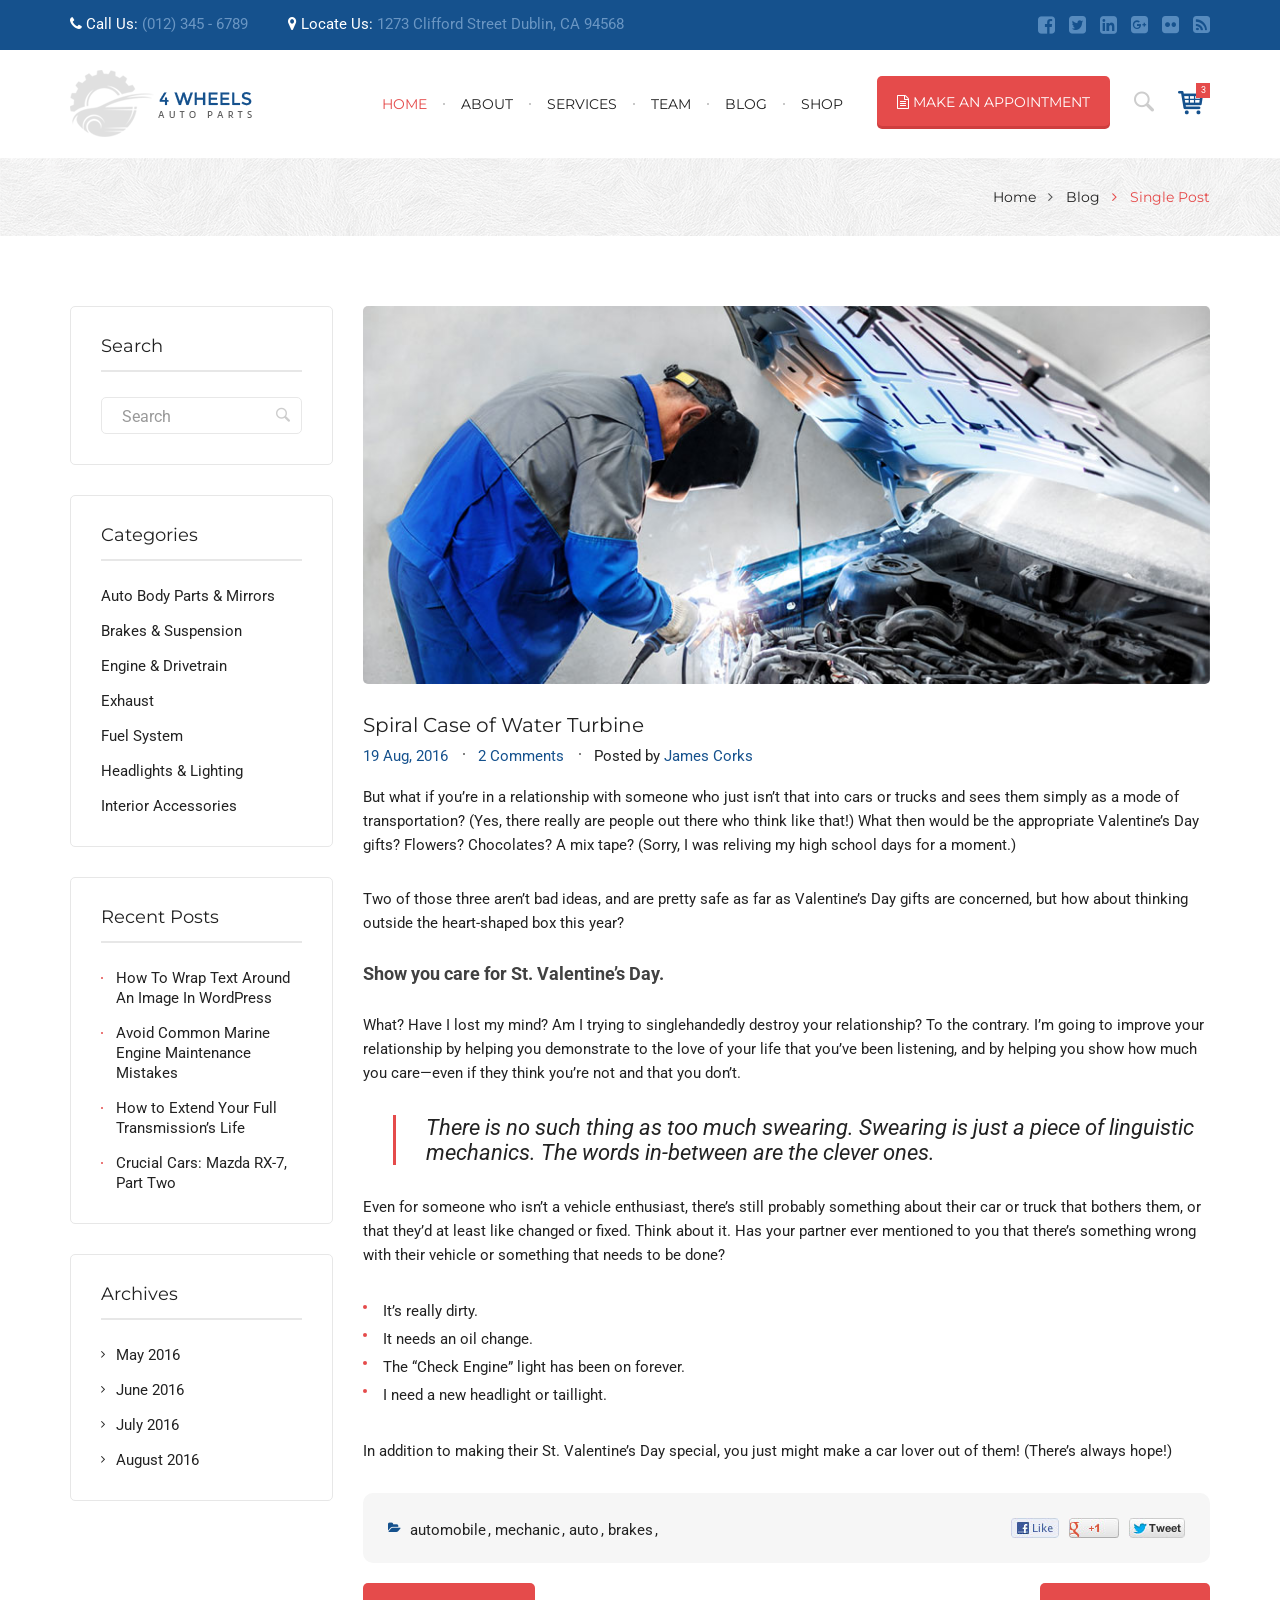
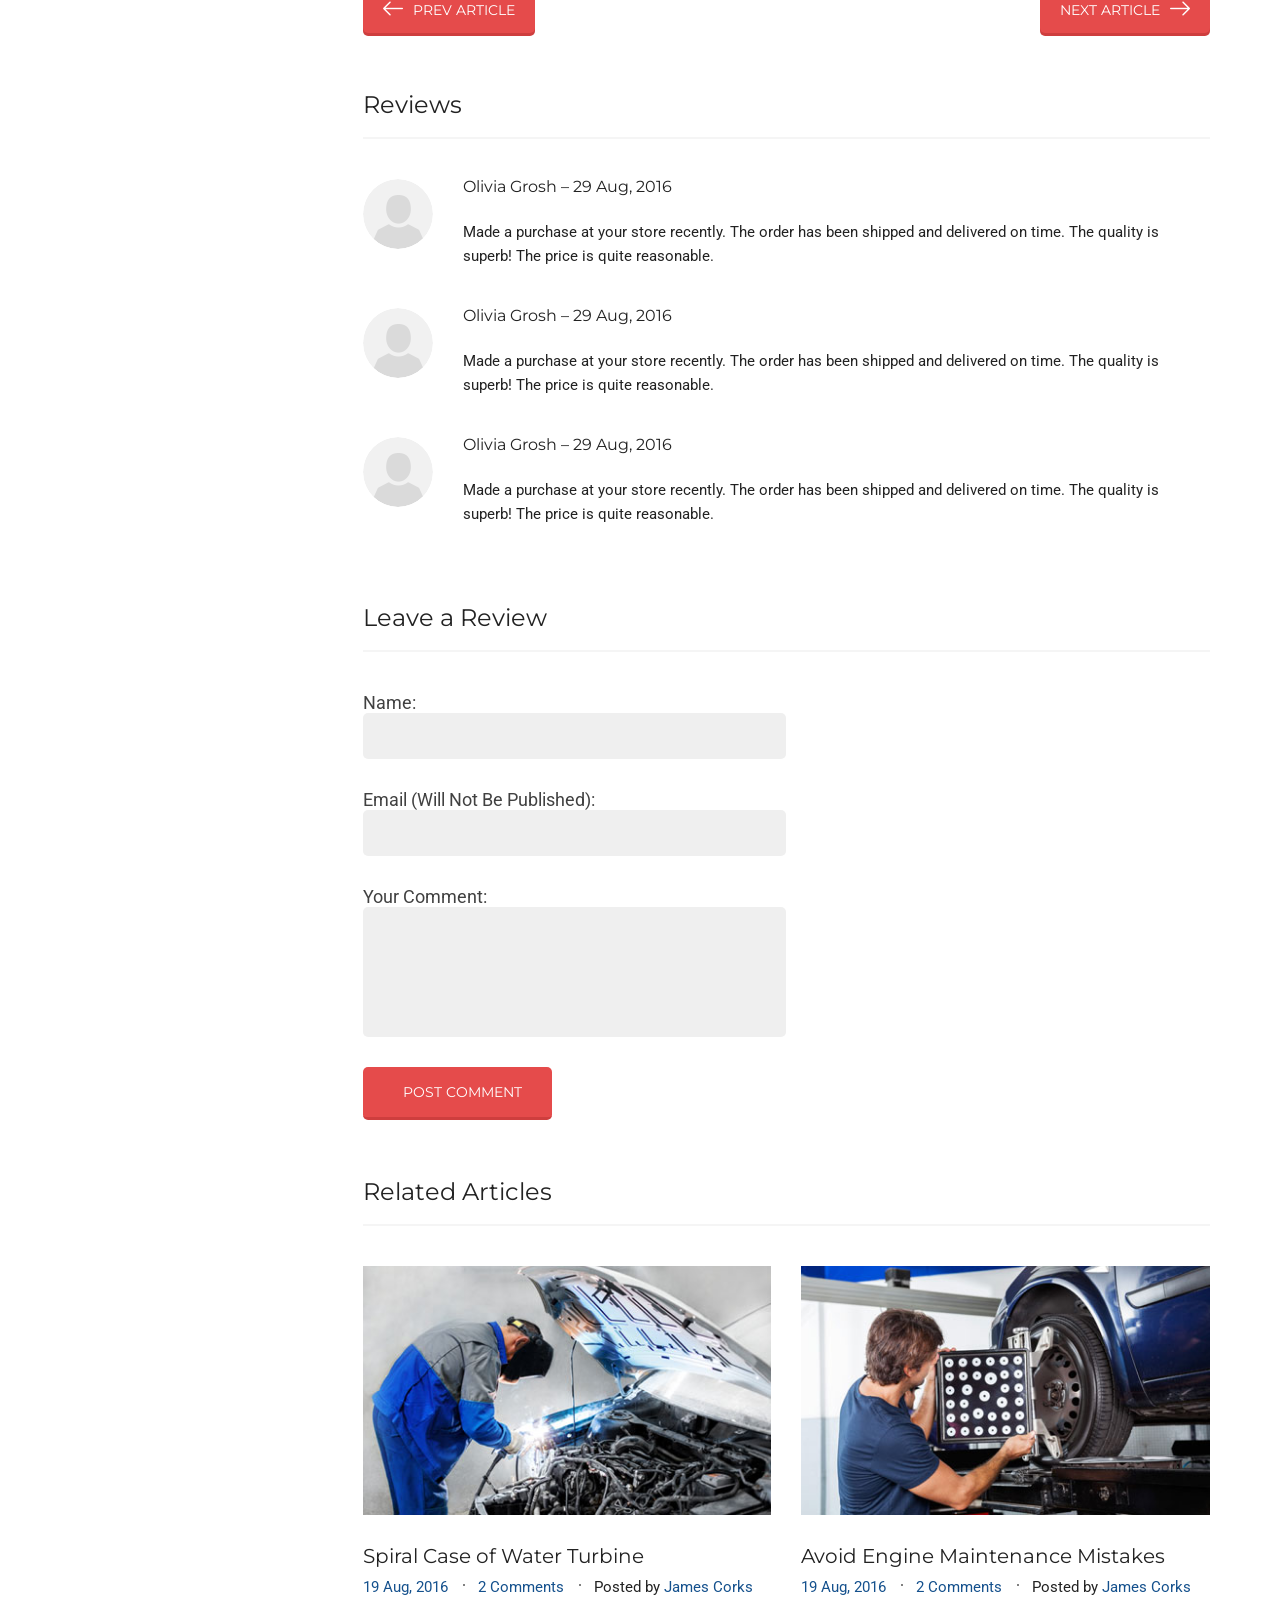
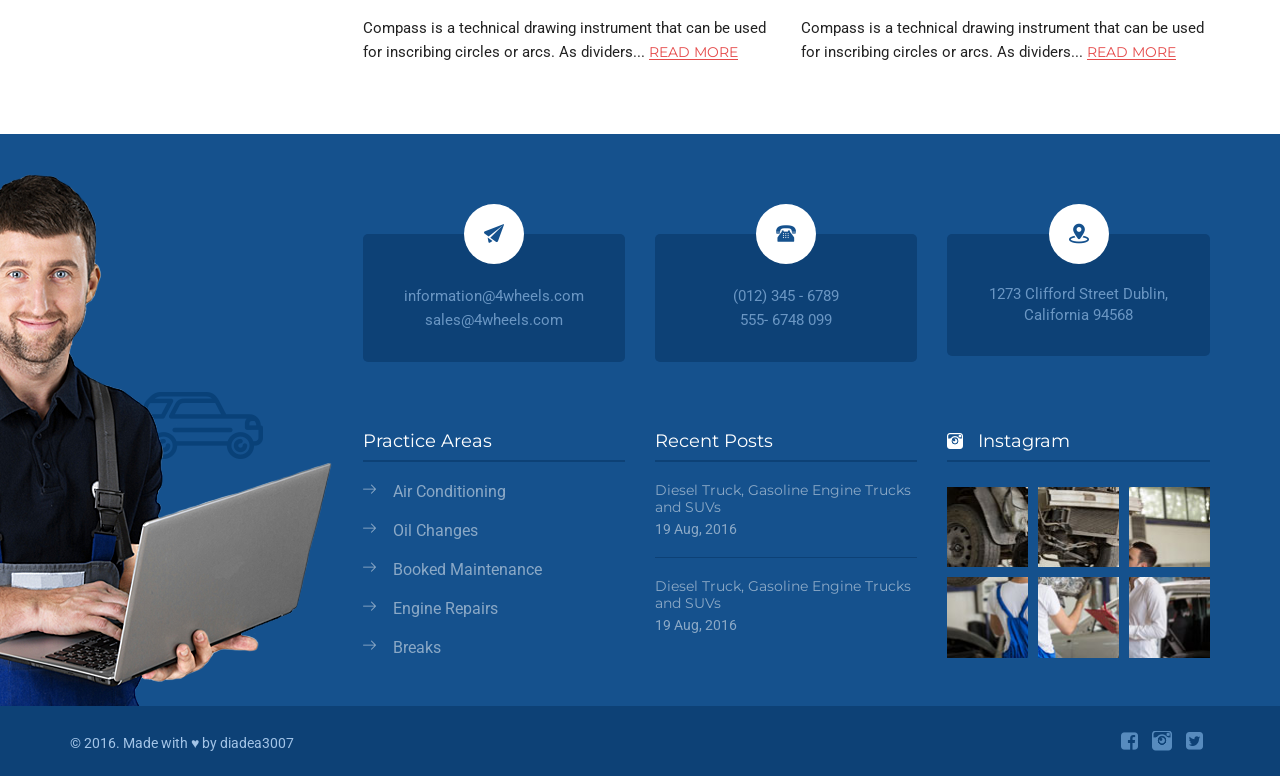
<file: public/postsingle.html>
<!doctype html>
<!--[if lt IE 7]>		<html class="no-js lt-ie9 lt-ie8 lt-ie7" lang="zxx"> <![endif]-->
<!--[if IE 7]>			<html class="no-js lt-ie9 lt-ie8" lang="zxx"> <![endif]-->
<!--[if IE 8]>			<html class="no-js lt-ie9" lang="zxx"> <![endif]-->
<!--[if gt IE 8]><!-->	<html class="no-js" lang="zxx"> <!--<![endif]-->
<head>
	<meta charset="utf-8">
	<meta http-equiv="X-UA-Compatible" content="IE=edge">
	<title>BootStrap HTML5 CSS3 Theme</title>
	<meta name="description" content="">
	<meta name="viewport" content="width=device-width, initial-scale=1">
	<link rel="apple-touch-icon" href="apple-touch-icon.png">
	<link rel="stylesheet" href="css/bootstrap.min.css">
	<link rel="stylesheet" href="css/normalize.css">
	<link rel="stylesheet" href="css/font-awesome.min.css">
	<link rel="stylesheet" href="css/flaticon.css">
	<link rel="stylesheet" href="css/transitions.css">
	<link rel="stylesheet" href="css/jquery-ui.css">
	<link rel="stylesheet" href="css/owl.carousel.css">
	<link rel="stylesheet" href="css/owl.theme.css">
	<link rel="stylesheet" href="css/fullcalendar.css">
	<link rel="stylesheet" href="style.css">
	<link rel="stylesheet" href="css/color.css">
	<link rel="stylesheet" href="css/responsive.css">
	<script src="js/vendor/modernizr-2.8.3-respond-1.4.2.min.js"></script>
</head>
<body>
	<!--[if lt IE 8]>
		<p class="browserupgrade">You are using an <strong>outdated</strong> browser. Please <a href="http://browsehappy.com/">upgrade your browser</a> to improve your experience.</p>
	<![endif]-->
	<!--************************************
			Wrapper Start
	*************************************-->
	<div id="th-wrapper" class="th-wrapper th-haslayout">
		<!--************************************
				Header Start
		*************************************-->
		<header id="th-header" class="th-header th-haslayout">
			<div class="container">
				<div class="row">
					<div class="col-xs-12">
						<div class="th-topbar">
							<ul class="th-contactinfo">
								<li>
									<i class="fa fa-phone"></i>
									<span><em>Call Us:</em> (012) 345 - 6789</span>
								</li>
								<li>
									<i class="fa fa-map-marker"></i>
									<span><em>Locate Us:</em> 1273 Clifford Street Dublin, CA 94568</span>
								</li>
							</ul>
							<ul class="th-socialicons">
								<li><a href="#"><i class="fa fa-facebook-square"></i></a></li>
								<li><a href="#"><i class="fa fa-twitter-square"></i></a></li>
								<li><a href="#"><i class="fa fa-linkedin-square"></i></a></li>
								<li><a href="#"><i class="fa fa-google-plus-square"></i></a></li>
								<li><a href="#"><i class="fa fa-flickr"></i></a></li>
								<li><a href="#"><i class="fa fa-rss-square"></i></a></li>
							</ul>
						</div>
					</div>
				</div>
			</div>
			<div class="th-navigationarea">
				<div class="container">
					<div class="row">
						<div class="col-sm-12 col-xs-12">
							<strong class="th-logo">
								<a href="index.html"><img src="images/logo.png" alt="image description"></a>
							</strong>
							<div class="th-rightbox">
								<a class="th-btn" href="javascript:void(0);" data-toggle="modal" data-target="#th-modalappointment">
									<i class="fa fa-file-text-o"></i>
									<span>make an appointment</span>
								</a>
								<div class="tg-searchdropdown">
									<a id="tg-search" class="tg-btnsearch" href="javascript:void(0)" data-toggle="dropdown" aria-haspopup="true" aria-expanded="false">
										<i class="flaticon-tool"></i>
									</a>
									<div class="tg-dropdownsearch dropdown-menu" aria-labelledby="tg-search">
										<form>
											<fieldset>
												<input type="search" class="form-control" name="search" placeholder="Search">
											</fieldset>
										</form>
									</div>
								</div>
								<div class="dropdown th-minicartdropdown">
									<a href="javascript:void(0);" id="th-minicart" class="th-btnminicart" data-toggle="dropdown" aria-haspopup="true" aria-expanded="false">
										<i class="flaticon-shop"></i>
										<span class="th-badge">3</span>
									</a>
									<div class="dropdown-menu th-minicartcontent" aria-labelledby="th-minicart">
										<span class="th-minicarttitle">You have <em>3 items</em> in the cart</span>
										<ul>
											<li>
												<figure>
													<a href="#">
														<img src="images/thumbnails/img-01.jpg" alt="image description">
													</a>
												</figure>
												<div class="th-minicartproductinfo">
													<div class="th-producttitle">
														<h3><a href="#">Aftermarket Alternator</a></h3>
													</div>
													<div class="th-productrating"><span class="th-stars"><span></span></span></div>
													<div class="th-productprice">
														<span>$25.00</span>
														<del>$30.00</del>
													</div>
												</div>
											</li>
											<li>
												<figure>
													<a href="#">
														<img src="images/thumbnails/img-02.jpg" alt="image description">
													</a>
												</figure>
												<div class="th-minicartproductinfo">
													<div class="th-producttitle">
														<h3><a href="#">Aftermarket Alternator</a></h3>
													</div>
													<div class="th-productrating"><span class="th-stars"><span></span></span></div>
													<div class="th-productprice">
														<span>$25.00</span>
														<del>$30.00</del>
													</div>
												</div>
											</li>
											<li>
												<figure>
													<a href="#">
														<img src="images/thumbnails/img-03.jpg" alt="image description">
													</a>
												</figure>
												<div class="th-minicartproductinfo">
													<div class="th-producttitle">
														<h3><a href="#">Aftermarket Alternator</a></h3>
													</div>
													<div class="th-productrating"><span class="th-stars"><span></span></span></div>
													<div class="th-productprice">
														<span>$25.00</span>
														<del>$30.00</del>
													</div>
												</div>
											</li>
										</ul>
										<div class="th-minicarttotal">
											<span class="th-totalamount">Subtotal: $1343</span>
											<a class="th-btn" href="#">checkout</a>
										</div>
									</div>
								</div>
							</div>
							<nav id="th-nav" class="th-nav">
								<div class="navbar-header">
									<button type="button" class="navbar-toggle collapsed" data-toggle="collapse" data-target="#th-navigation" aria-expanded="false">
										<span class="sr-only">Toggle navigation</span>
										<span class="icon-bar"></span>
										<span class="icon-bar"></span>
										<span class="icon-bar"></span>
									</button>
								</div>
								<div class="th-navigation collapse navbar-collapse" id="th-navigation">
									<ul>
										<li class="th-hasddropdown th-active">
											<a href="#">home</a>
											<ul class="th-dropdownmenu">
												<li><a href="index.html">Index verision One</a></li>
												<li><a href="index-header2.html">Index verision Two</a></li>
												<li><a href="index2.html">Index verision Three</a></li>
												<li class="th-hasddropdown">
													<a href="index2.html">Other Pages</a>
													<ul class="th-dropdownmenu">
														<li><a href="ourteam.html">shortcodes</a></li>
														<li><a href="ourteam-v2.html">slider verision One</a></li>
														<li><a href="team-detail.html">slider verision One</a></li>
														<li><a href="team-detail.html">commingsoon</a></li>
														<li><a href="team-detail.html">contact us</a></li>
														<li><a href="team-detail.html">Header Footer verision</a></li>
													</ul>
												</li>
											</ul>
										</li>
										<li><a href="aboutus.html">about</a></li>
										<li><a href="services.html">services</a></li>
										<li class="th-hasddropdown">
											<a href="#">team</a>
											<ul class="th-dropdownmenu">
												<li><a href="ourteam.html">Team verision One</a></li>
												<li><a href="ourteam-v2.html">Team verision Two</a></li>
												<li><a href="team-detail.html">Team Detail</a></li>
											</ul>
										</li>
										<li class="th-hasddropdown">
											<a href="#">blog</a>
											<ul class="th-dropdownmenu">
												<li><a href="bloglist.html">Blog list</a></li>
												<li><a href="bloggrid.html">blog grid</a></li>
												<li><a href="postsingle.html">Blog detail</a></li>
											</ul>
										</li>
										<li class="th-hasddropdown">
											<a href="#">shop</a>
											<ul class="th-dropdownmenu">
												<li><a href="shop.html">shop</a></li>
												<li><a href="product-single.html">Product Detail</a></li>
											</ul>
										</li>
									</ul>
								</div>
							</nav>
						</div>
					</div>
				</div>
			</div>
		</header>
		<!--************************************
				Header End
		*************************************-->
		<!--************************************
				Inner Page Banner End
		*************************************-->
		<div id="th-innerbanner" class="th-innerbanner">
			<div class="container">
				<div class="row">
					<div class="col-sm-12 col-xs-12">
						<ol class="th-breadcrumb">
							<li><a href="#">home</a></li>
							<li><a href="#">blog</a></li>
							<li class="th-active">single post</li>
						</ol>
					</div>
				</div>
			</div>
		</div>
		<!--************************************
				Inner Page Banner End
		*************************************-->
		<!--************************************
				Main Start
		*************************************-->
		<main id="th-main" class="th-main th-haslayout">
			<div class="container">
				<div class="row">
					<div id="th-twocolumns" class="th-twocolumns">
						<div class="col-md-9 col-sm-6 col-xs-12 pull-right">
							<div id="th-content" class="th-content">
								<article class="th-post th-postdetail">
									<figure class="th-postimg">
										<img src="images/blogpost/img-10.jpg" alt="image description">
									</figure>
									<div class="th-postcontent">
										<div class="th-posttitle">
											<h3><a href="#">Spiral Case of Water Turbine</a></h3>
										</div>
										<ul class="th-postmetadata">
											<li><time datetime="2015-12-12"><a href="#">19 Aug, 2016</a></time></li>
											<li><a href="#">2 Comments</a></li>
											<li>Posted by <a href="#">James Corks</a></li>
										</ul>
										<div class="th-description">
											<p>But what if you’re in a relationship with someone who just isn’t that into cars or trucks and sees them simply as a mode of transportation? (Yes, there really are people out there who think like that!) What then would be the appropriate Valentine’s Day gifts? Flowers? Chocolates? A mix tape? (Sorry, I was reliving my high school days for a moment.)</p>
											<p>Two of those three aren’t bad ideas, and are pretty safe as far as Valentine’s Day gifts are concerned, but how about thinking outside the heart-shaped box this year?</p>
											<p><strong>Show you care for St. Valentine’s Day.</strong></p>
											<p>What? Have I lost my mind? Am I trying to singlehandedly destroy your relationship? To the contrary. I’m going to improve your relationship by helping you demonstrate to the love of your life that you’ve been listening, and by helping you show how much you care—even if they think you’re not and that you don’t.</p>
											<blockquote><q>There is no such thing as too much swearing. Swearing is just a piece of linguistic mechanics. The words in-between are the clever ones.</q></blockquote>
											<p>Even for someone who isn’t a vehicle enthusiast, there’s still probably something about their car or truck that bothers them, or that they’d at least like changed or fixed. Think about it. Has your partner ever mentioned to you that there’s something wrong with their vehicle or something that needs to be done?</p>
											<ul>
												<li>It’s really dirty.</li>
												<li>It needs an oil change.</li>
												<li>The “Check Engine” light has been on forever.</li>
												<li>I need a new headlight or taillight.</li>
											</ul>
											<p>In addition to making their St. Valentine’s Day special, you just might make a car lover out of them! (There’s always hope!)</p>
										</div>
									</div>
									<div class="th-postsharebox">
										<ul class="th-posttags">
											<li><a href="#">automobile</a></li>
											<li><a href="#">mechanic</a></li>
											<li><a href="#">auto</a></li>
											<li><a href="#">brakes</a></li>
										</ul>
										<div class="th-postsocialmedia">
											<img src="images/postsocialmedia.png" alt="image description">
										</div>
									</div>
								</article>
								<div class="th-postnavigation">
									<a class="th-btn th-btnprepost" href="#"><i class="flaticon-arrows-2"></i><span>Prev Article</span></a>
									<a class="th-btn th-btnnextpost" href="#"><span>Next Article</span><i class="flaticon-arrows-1"></i></a>
								</div>
								<div id="th-reviews" class="th-reviews">
									<div class="th-borderheading">
										<h2>Reviews</h2>
									</div>
									<ul id="th-comments">
										<li>
											<div class="th-comment">
												<figure>
													<a href="#">
														<img src="images/author/img-01.png" alt="image description">
													</a>
												</figure>
												<div class="th-reviewbox">
													<div class="th-head">
														<h4>Olivia Grosh – 29 Aug, 2016</h4>
													</div>
													<div class="th-description">
														<p>Made a purchase at your store recently. The order has been shipped and delivered on time. The quality is superb! The price is quite reasonable.</p>
													</div>
												</div>
											</div>
										</li>
										<li>
											<div class="th-comment">
												<figure>
													<a href="#">
														<img src="images/author/img-01.png" alt="image description">
													</a>
												</figure>
												<div class="th-reviewbox">
													<div class="th-head">
														<h4>Olivia Grosh – 29 Aug, 2016</h4>
													</div>
													<div class="th-description">
														<p>Made a purchase at your store recently. The order has been shipped and delivered on time. The quality is superb! The price is quite reasonable.</p>
													</div>
												</div>
											</div>
										</li>
										<li>
											<div class="th-comment">
												<figure>
													<a href="#">
														<img src="images/author/img-01.png" alt="image description">
													</a>
												</figure>
												<div class="th-reviewbox">
													<div class="th-head">
														<h4>Olivia Grosh – 29 Aug, 2016</h4>
													</div>
													<div class="th-description">
														<p>Made a purchase at your store recently. The order has been shipped and delivered on time. The quality is superb! The price is quite reasonable.</p>
													</div>
												</div>
											</div>
										</li>
									</ul>
								</div>
								<div id="th-leavereview" class="th-leavereview">
									<div class="th-borderheading">
										<h2>Leave a Review</h2>
									</div>
									<form id="th-formleavereview" class="th-formleavereview">
										<fieldset>
											<div class="col-md-6 col-sm-12 col-xs-12">
												<div class="row">
													<div class="form-group">
														<label>Name:</label>
														<input type="text" name="name" class="form-control">
													</div>
													<div class="form-group">
														<label>Email (Will Not Be Published):</label>
														<input type="text" name="name" class="form-control">
													</div>
													<div class="form-group">
														<label>Your Comment:</label>
														<textarea class="form-control"></textarea>
													</div>
													<button type="submit" class="th-btnaddtocart"><span>Post Comment</span></button>
												</div>
											</div>
										</fieldset>
									</form>
								</div>
								<div class="th-relatedpost">
									<div class="th-borderheading">
										<h2>Related Articles</h2>
									</div>
									<div class="row">
										<div class="col-md-6 col-sm-12 col-xs-12">
											<article class="th-post">
												<figure class="th-postimg">
													<img src="images/blogpost/img-02.jpg" alt="image description">
													<figcaption>
														<a href="#"><i class="flaticon-cross"></i></a>
													</figcaption>
												</figure>
												<div class="th-postcontent">
													<div class="th-posttitle">
														<h3><a href="#">Spiral Case of Water Turbine</a></h3>
													</div>
													<ul class="th-postmetadata">
														<li><time datetime="2015-12-12"><a href="#">19 Aug, 2016</a></time></li>
														<li><a href="#">2 Comments</a></li>
														<li>Posted by <a href="#">James Corks</a></li>
													</ul>
													<div class="th-description">
														<p>Compass is a technical drawing instrument that can be used for inscribing circles or arcs. As dividers... <a class="th-btnreadmore" href="#">Read More</a></p>
													</div>
												</div>
											</article>
										</div>
										<div class="col-md-6 col-sm-12 col-xs-12">
											<article class="th-post">
												<figure class="th-postimg">
													<img src="images/blogpost/img-03.jpg" alt="image description">
													<figcaption>
														<a href="#"><i class="flaticon-cross"></i></a>
													</figcaption>
												</figure>
												<div class="th-postcontent">
													<div class="th-posttitle">
														<h3><a href="#">Avoid Engine Maintenance Mistakes</a></h3>
													</div>
													<ul class="th-postmetadata">
														<li><time datetime="2015-12-12"><a href="#">19 Aug, 2016</a></time></li>
														<li><a href="#">2 Comments</a></li>
														<li>Posted by <a href="#">James Corks</a></li>
													</ul>
													<div class="th-description">
														<p>Compass is a technical drawing instrument that can be used for inscribing circles or arcs. As dividers... <a class="th-btnreadmore" href="#">Read More</a></p>
													</div>
												</div>
											</article>
										</div>
									</div>
								</div>
							</div>
						</div>
						<div class="col-md-3 col-sm-6 col-xs-12 pull-left">
							<aside id="th-sidebar" class="th-sidebar">
								<div class="th-widget">
									<div class="th-widgettitle">
										<h3>search</h3>
									</div>
									<div class="th-widgetcontent">
										<form class="th-formsearch">
											<fieldset>
												<input type="search" name="search" class="form-control" placeholder="Search">
												<button type="submit"><i class="flaticon-tool"></i></button>
											</fieldset>
										</form>
									</div>
								</div>
								<div class="th-widget">
									<div class="th-widgettitle">
										<h3>Categories</h3>
									</div>
									<div class="th-widgetcontent th-widgetcategory">
										<ul>
											<li><a href="#">Auto Body Parts &amp; Mirrors</a></li>
											<li><a href="#">Brakes &amp; Suspension</a></li>
											<li><a href="#">Engine &amp; Drivetrain</a></li>
											<li><a href="#">Exhaust</a></li>
											<li><a href="#">Fuel System</a></li>
											<li><a href="#">Headlights &amp; Lighting</a></li>
											<li><a href="#">Interior Accessories</a></li>
										</ul>
									</div>
								</div>
								<div class="th-widget">
									<div class="th-widgettitle">
										<h3>Recent Posts</h3>
									</div>
									<div class="th-widgetcontent th-widgetrecentpost">
										<ul>
											<li><a href="#">How To Wrap Text Around An Image In WordPress</a></li>
											<li><a href="#">Avoid Common Marine Engine Maintenance Mistakes</a></li>
											<li><a href="#">How to Extend Your Full Transmission’s Life</a></li>
											<li><a href="#">Crucial Cars: Mazda RX-7, Part Two</a></li>
										</ul>
									</div>
								</div>
								<div class="th-widget">
									<div class="th-widgettitle">
										<h3>Archives</h3>
									</div>
									<div class="th-widgetcontent th-widgetarchives">
										<ul>
											<li><a href="#">May 2016</a></li>
											<li><a href="#">June 2016</a></li>
											<li><a href="#">July 2016</a></li>
											<li><a href="#">August 2016</a></li>
										</ul>
									</div>
								</div>
							</aside>
						</div>
					</div>
				</div>
			</div>
		</main>
		<!--************************************
				Main End
		*************************************-->
		<!--************************************
				Footer Start
		*************************************-->
		<footer id="th-footer" class="th-footer th-haslayout">
			<div class="container">
				<div class="row">
					<div class="th-fourcolumns">
						<div class="col-md-3 col-sm-12 col-xs-12 hidden-sm hidden-xs">
							<div class="th-fcol">
								<figure><img src="images/img-01.png" alt="image description"></figure>
							</div>
						</div>
						<div class="col-md-9 col-sm-12 col-xs-12">
							<div class="row">
								<div class="th-addressbox">
									<div class="col-sm-4">
										<div class="th-address">
											<span class="th-icon"><i class="flaticon-symbol"></i></span>
											<span class="th-email"><a href="information@4wheels.com">information@4wheels.com</a></span>
											<span class="th-email"><a href="sales@4wheels.com">sales@4wheels.com</a></span>
										</div>
									</div>
									<div class="col-sm-4">
										<div class="th-address">
											<span class="th-icon"><i class="flaticon-technology-3"></i></span>
											<span class="th-email">(012) 345 - 6789</span>
											<span class="th-email">555- 6748 099</span>
										</div>
									</div>
									<div class="col-sm-4">
										<div class="th-address">
											<span class="th-icon"><i class="flaticon-location-1"></i></span>
											<address>1273 Clifford Street Dublin, California 94568</address>
										</div>
									</div>
								</div>
								<div class="col-sm-4">
									<div class="th-fcol th-widget">
										<div class="th-bordertitle">
											<h3>Practice Areas</h3>
										</div>
										<ul class="th-practicearea">
											<li><a href="#">Air Conditioning</a></li>
											<li><a href="#">Oil Changes</a></li>
											<li><a href="#">Booked Maintenance</a></li>
											<li><a href="#">Engine Repairs</a></li>
											<li><a href="#">Breaks</a></li>
										</ul>
									</div>
								</div>
								<div class="col-sm-4">
									<div class="th-fcol th-widget">
										<div class="th-bordertitle">
											<h3>Recent Posts</h3>
										</div>
										<ul class="th-recentposts">
											<li>
												<h4><a href="#">Diesel Truck, Gasoline Engine Trucks and SUVs</a></h4>
												<time datetime="2016-10-10">19 Aug, 2016</time>
											</li>
											<li>
												<h4><a href="#">Diesel Truck, Gasoline Engine Trucks and SUVs</a></h4>
												<time datetime="2016-10-10">19 Aug, 2016</time>
											</li>
										</ul>
									</div>
								</div>
								<div class="col-sm-4">
									<div class="th-fcol th-widget">
										<div class="th-bordertitle">
											<h3><i class="flaticon-icon-1394"></i>Instagram</h3>
										</div>
										<ul class="th-instagramgallery">
											<li><figure><a href="#"><img src="images/thumbnails/img-04.jpg" alt="image description"></a></figure></li>
											<li><figure><a href="#"><img src="images/thumbnails/img-05.jpg" alt="image description"></a></figure></li>
											<li><figure><a href="#"><img src="images/thumbnails/img-06.jpg" alt="image description"></a></figure></li>
											<li><figure><a href="#"><img src="images/thumbnails/img-07.jpg" alt="image description"></a></figure></li>
											<li><figure><a href="#"><img src="images/thumbnails/img-08.jpg" alt="image description"></a></figure></li>
											<li><figure><a href="#"><img src="images/thumbnails/img-09.jpg" alt="image description"></a></figure></li>
										</ul>
									</div>
								</div>
							</div>
						</div>
					</div>
				</div>
			</div>
			<div class="th-footerbar">
				<div class="container">
					<div class="row">
						<div class="col-sm-12 col-xs-12">
							<span class="th-copyright">&copy; 2016. Made with &hearts; by diadea3007</span>
							<ul class="th-socialicons">
								<li><a href="#"><i class="fa fa-facebook-square"></i></a></li>
								<li><a href="#"><i class="flaticon-icon-1394"></i></a></li>
								<li><a href="#"><i class="fa fa-twitter-square"></i></a></li>
							</ul>
						</div>
					</div>
				</div>
			</div>
		</footer>
		<!--************************************
				Footer End
		*************************************-->
	</div>
	<!--************************************
			Wrapper End
	*************************************-->
	<!--************************************
			LightBox Start
	*************************************-->
	<div class="modal fade th-modalappointment" id="th-modalappointment" tabindex="-1" role="dialog" aria-labelledby="myModalLabel">
		<div class="modal-dialog th-modaldialogappointment" role="document">
			<div class="modal-content th-modalcontentappointment">
				<button type="button" class="close" data-dismiss="modal" aria-label="Close"><span aria-hidden="true">&times;</span></button>
				<div class="th-sectionheading">
					<h2>AUTOMOTIVE MAINTENANCe <span>SERVICE &amp; REPAIR</span></h2>
				</div>
				<form id="th-formappointment" class="th-formappointment th-formstylone">
					<fieldset>
						<h3>Request Appointment For</h3>
						<div class="row">
							<div class="col-sm-6">
								<div class="form-group">
									<label>First Name:</label>
									<input type="text" class="form-control" name="firstname">
								</div>
								<div class="form-group">
									<label>Last Name:</label>
									<input type="text" class="form-control" name="lastname">
								</div>
								<div class="form-group">
									<div class="th-fieldtitle">Preferred Contact Method:</div>
									<span class="th-select">
										<select>
											<option>Any</option>
											<option>Any</option>
											<option>Any</option>
										</select>
									</span>
								</div>
								<div class="form-group">
									<div class="th-fieldtitle">Vehicle:</div>
									<span class="th-select">
										<select>
											<option>Type, Year, Make &amp; Model</option>
											<option>Type, Year, Make &amp; Model</option>
											<option>Type, Year, Make &amp; Model</option>
										</select>
									</span>
								</div>
							</div>
							<div class="col-sm-6">
								<div class="form-group">
									<label>Phone:</label>
									<input type="text" class="form-control" name="phone">
								</div>
								<div class="form-group">
									<label>Email:</label>
									<input type="email" class="form-control" name="email">
								</div>
								<div class="form-group">
									<div class="th-oprationhour">
										<h4>Hours of Operation</h4>
										<div class="th-timing">
											<span>Mon-Fri: 8am-6pm</span>
											<span>Saturday: By Appointment</span>
											<div class="th-holiday"><span>Sunday: </span><span>Closed</span></div>
										</div>
									</div>
								</div>
							</div>
						</div>
					</fieldset>
					<fieldset>
						<h3>What Time Would You Like to Drop Off Your Vehicle?</h3>
						<div class="row">
							<div class="col-sm-6">
								<div class="form-group">
									<label>Select Date:</label>
									<input type="text" class="form-control" name="firstname">
								</div>
							</div>
							<div class="col-sm-6">
								<div class="form-group">
									<label>Select Time:</label>
									<input type="text" class="form-control" name="phone">
								</div>
							</div>
						</div>
					</fieldset>
					<fieldset>
						<h3>Service Requested</h3>
						<div class="form-group"><textarea class="form-control" placeholder="Include any comments / special requests"></textarea></div>
					</fieldset>
					<button type="submit" class="th-btn">
						<i class="fa fa-file-text-o"></i>
						<span>book an appointment</span>
					</button>
				</form>
			</div>
		</div>
	</div>
	<!--************************************
			LightBox End
	*************************************-->
	<script src="js/vendor/jquery-library.min.js"></script>
	<script src="js/vendor/bootstrap.min.js"></script>
	<script src="http://maps.google.com/maps/api/js?key=AIzaSyCR-KEWAVCn52mSdeVeTqZjtqbmVJyfSus&language=en"></script>
	<script src="js/owl.carousel.min.js"></script>
	<script src="js/finalcountdown.js"></script>
	<script src="js/parallax.min.js"></script>
	<script src="js/jquery-ui.js"></script>
	<script src="js/gmap3.js"></script>
	<script src="js/moment.min.js"></script>
	<script src="js/fullcalendar.min.js"></script>
	<script src="js/function.js"></script>
</body>
</html>
</file>
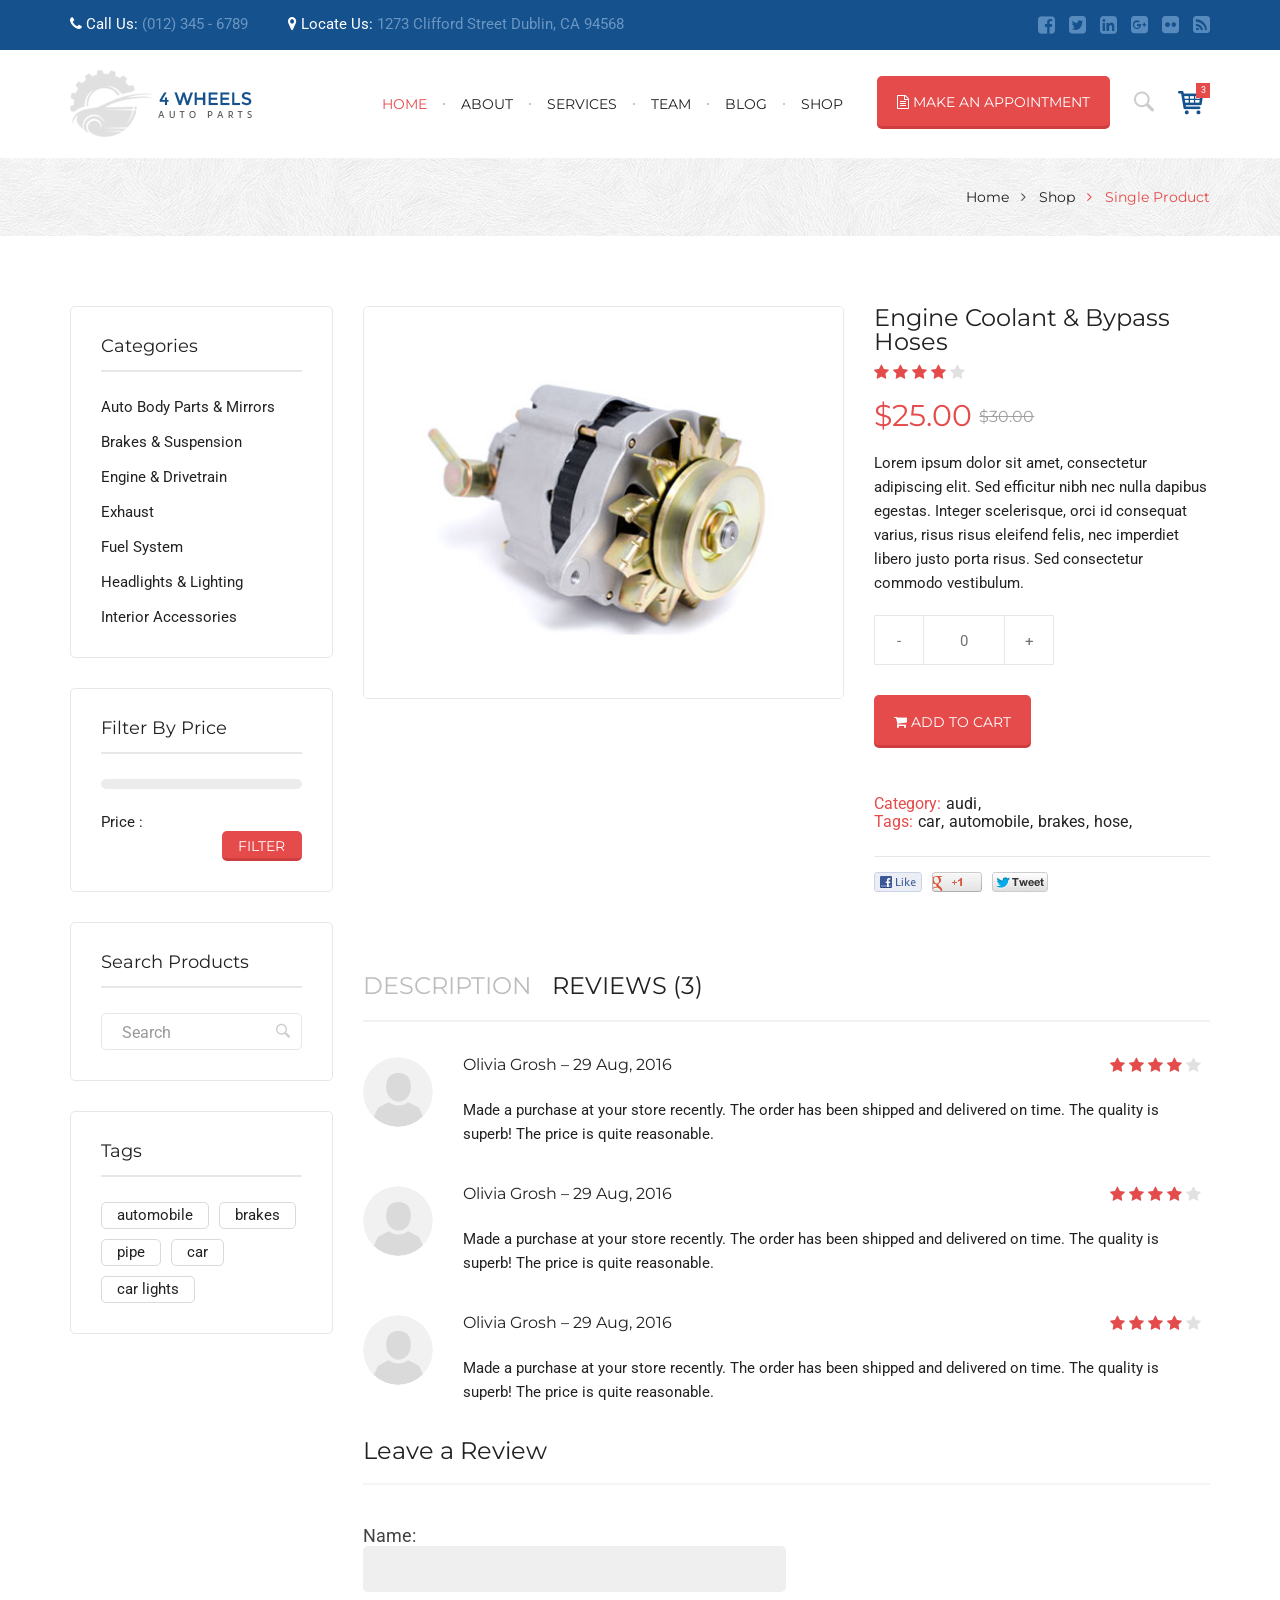
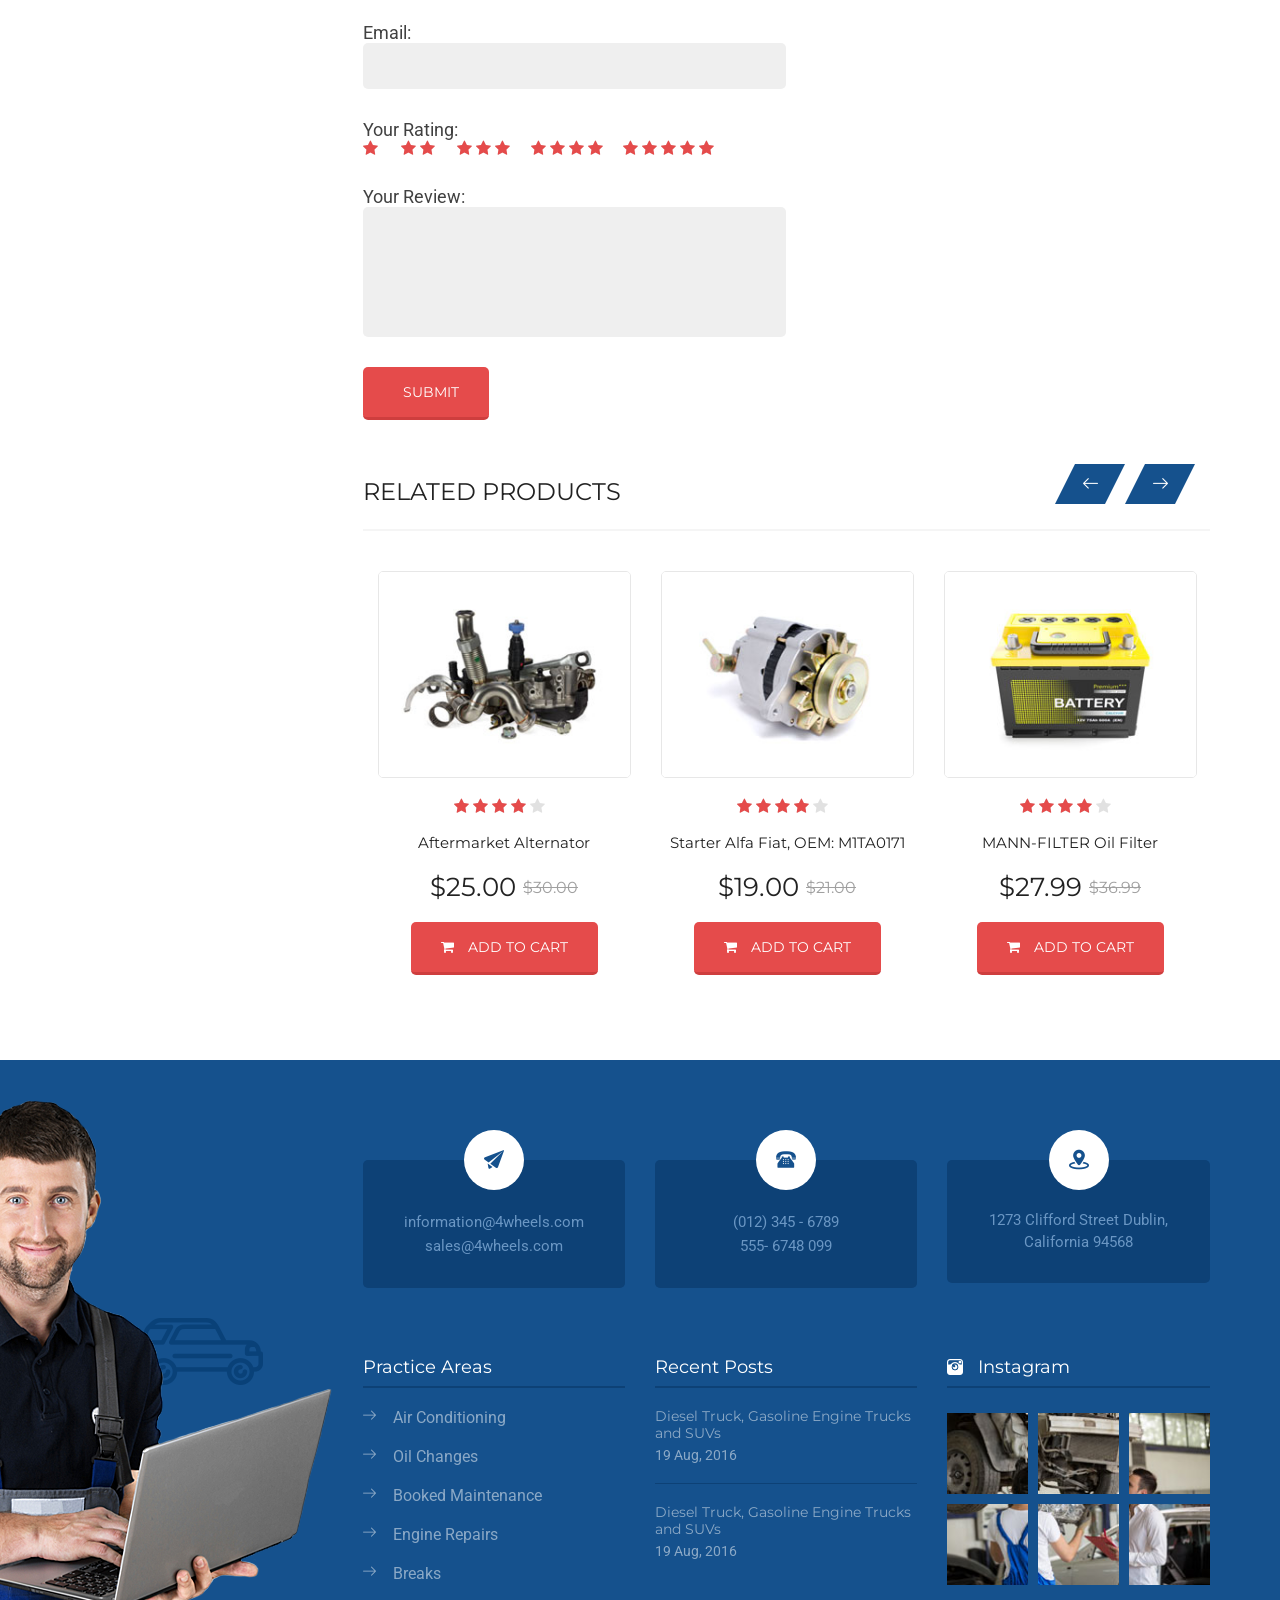
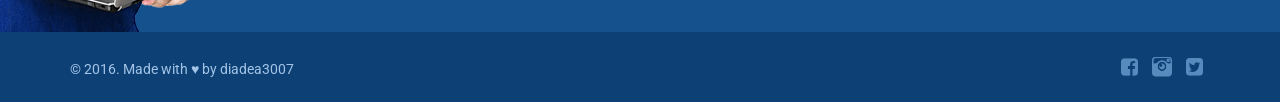
<file: public/product-single.html>
<!doctype html>
<!--[if lt IE 7]>		<html class="no-js lt-ie9 lt-ie8 lt-ie7" lang="zxx"> <![endif]-->
<!--[if IE 7]>			<html class="no-js lt-ie9 lt-ie8" lang="zxx"> <![endif]-->
<!--[if IE 8]>			<html class="no-js lt-ie9" lang="zxx"> <![endif]-->
<!--[if gt IE 8]><!-->	<html class="no-js" lang="zxx"> <!--<![endif]-->
<head>
	<meta charset="utf-8">
	<meta http-equiv="X-UA-Compatible" content="IE=edge">
	<title>BootStrap HTML5 CSS3 Theme</title>
	<meta name="description" content="">
	<meta name="viewport" content="width=device-width, initial-scale=1">
	<link rel="apple-touch-icon" href="apple-touch-icon.png">
	<link rel="stylesheet" href="css/bootstrap.min.css">
	<link rel="stylesheet" href="css/normalize.css">
	<link rel="stylesheet" href="css/font-awesome.min.css">
	<link rel="stylesheet" href="css/flaticon.css">
	<link rel="stylesheet" href="css/transitions.css">
	<link rel="stylesheet" href="css/jquery-ui.css">
	<link rel="stylesheet" href="css/owl.carousel.css">
	<link rel="stylesheet" href="css/owl.theme.css">
	<link rel="stylesheet" href="css/fullcalendar.css">
	<link rel="stylesheet" href="style.css">
	<link rel="stylesheet" href="css/color.css">
	<link rel="stylesheet" href="css/responsive.css">
	<script src="js/vendor/modernizr-2.8.3-respond-1.4.2.min.js"></script>
</head>
<body>
	<!--[if lt IE 8]>
		<p class="browserupgrade">You are using an <strong>outdated</strong> browser. Please <a href="http://browsehappy.com/">upgrade your browser</a> to improve your experience.</p>
	<![endif]-->
	<!--************************************
			Wrapper Start
	*************************************-->
	<div id="th-wrapper" class="th-wrapper th-haslayout">
		<!--************************************
				Header Start
		*************************************-->
		<header id="th-header" class="th-header th-haslayout">
			<div class="container">
				<div class="row">
					<div class="col-xs-12">
						<div class="th-topbar">
							<ul class="th-contactinfo">
								<li>
									<i class="fa fa-phone"></i>
									<span><em>Call Us:</em> (012) 345 - 6789</span>
								</li>
								<li>
									<i class="fa fa-map-marker"></i>
									<span><em>Locate Us:</em> 1273 Clifford Street Dublin, CA 94568</span>
								</li>
							</ul>
							<ul class="th-socialicons">
								<li><a href="#"><i class="fa fa-facebook-square"></i></a></li>
								<li><a href="#"><i class="fa fa-twitter-square"></i></a></li>
								<li><a href="#"><i class="fa fa-linkedin-square"></i></a></li>
								<li><a href="#"><i class="fa fa-google-plus-square"></i></a></li>
								<li><a href="#"><i class="fa fa-flickr"></i></a></li>
								<li><a href="#"><i class="fa fa-rss-square"></i></a></li>
							</ul>
						</div>
					</div>
				</div>
			</div>
			<div class="th-navigationarea">
				<div class="container">
					<div class="row">
						<div class="col-sm-12 col-xs-12">
							<strong class="th-logo">
								<a href="index.html"><img src="images/logo.png" alt="image description"></a>
							</strong>
							<div class="th-rightbox">
								<a class="th-btn" href="javascript:void(0);" data-toggle="modal" data-target="#th-modalappointment">
									<i class="fa fa-file-text-o"></i>
									<span>make an appointment</span>
								</a>
								<div class="tg-searchdropdown">
									<a id="tg-search" class="tg-btnsearch" href="javascript:void(0)" data-toggle="dropdown" aria-haspopup="true" aria-expanded="false">
										<i class="flaticon-tool"></i>
									</a>
									<div class="tg-dropdownsearch dropdown-menu" aria-labelledby="tg-search">
										<form>
											<fieldset>
												<input type="search" class="form-control" name="search" placeholder="Search">
											</fieldset>
										</form>
									</div>
								</div>
								<div class="dropdown th-minicartdropdown">
									<a href="javascript:void(0);" id="th-minicart" class="th-btnminicart" data-toggle="dropdown" aria-haspopup="true" aria-expanded="false">
										<i class="flaticon-shop"></i>
										<span class="th-badge">3</span>
									</a>
									<div class="dropdown-menu th-minicartcontent" aria-labelledby="th-minicart">
										<span class="th-minicarttitle">You have <em>3 items</em> in the cart</span>
										<ul>
											<li>
												<figure>
													<a href="#">
														<img src="images/thumbnails/img-01.jpg" alt="image description">
													</a>
												</figure>
												<div class="th-minicartproductinfo">
													<div class="th-producttitle">
														<h3><a href="#">Aftermarket Alternator</a></h3>
													</div>
													<div class="th-productrating"><span class="th-stars"><span></span></span></div>
													<div class="th-productprice">
														<span>$25.00</span>
														<del>$30.00</del>
													</div>
												</div>
											</li>
											<li>
												<figure>
													<a href="#">
														<img src="images/thumbnails/img-02.jpg" alt="image description">
													</a>
												</figure>
												<div class="th-minicartproductinfo">
													<div class="th-producttitle">
														<h3><a href="#">Aftermarket Alternator</a></h3>
													</div>
													<div class="th-productrating"><span class="th-stars"><span></span></span></div>
													<div class="th-productprice">
														<span>$25.00</span>
														<del>$30.00</del>
													</div>
												</div>
											</li>
											<li>
												<figure>
													<a href="#">
														<img src="images/thumbnails/img-03.jpg" alt="image description">
													</a>
												</figure>
												<div class="th-minicartproductinfo">
													<div class="th-producttitle">
														<h3><a href="#">Aftermarket Alternator</a></h3>
													</div>
													<div class="th-productrating"><span class="th-stars"><span></span></span></div>
													<div class="th-productprice">
														<span>$25.00</span>
														<del>$30.00</del>
													</div>
												</div>
											</li>
										</ul>
										<div class="th-minicarttotal">
											<span class="th-totalamount">Subtotal: $1343</span>
											<a class="th-btn" href="#">checkout</a>
										</div>
									</div>
								</div>
							</div>
							<nav id="th-nav" class="th-nav">
								<div class="navbar-header">
									<button type="button" class="navbar-toggle collapsed" data-toggle="collapse" data-target="#th-navigation" aria-expanded="false">
										<span class="sr-only">Toggle navigation</span>
										<span class="icon-bar"></span>
										<span class="icon-bar"></span>
										<span class="icon-bar"></span>
									</button>
								</div>
								<div class="th-navigation collapse navbar-collapse" id="th-navigation">
									<ul>
										<li class="th-hasddropdown th-active">
											<a href="#">home</a>
											<ul class="th-dropdownmenu">
												<li><a href="index.html">Index verision One</a></li>
												<li><a href="index-header2.html">Index verision Two</a></li>
												<li><a href="index2.html">Index verision Three</a></li>
												<li class="th-hasddropdown">
													<a href="index2.html">Other Pages</a>
													<ul class="th-dropdownmenu">
														<li><a href="ourteam.html">shortcodes</a></li>
														<li><a href="ourteam-v2.html">slider verision One</a></li>
														<li><a href="team-detail.html">slider verision One</a></li>
														<li><a href="team-detail.html">commingsoon</a></li>
														<li><a href="team-detail.html">contact us</a></li>
														<li><a href="team-detail.html">Header Footer verision</a></li>
													</ul>
												</li>
											</ul>
										</li>
										<li><a href="aboutus.html">about</a></li>
										<li><a href="services.html">services</a></li>
										<li class="th-hasddropdown">
											<a href="#">team</a>
											<ul class="th-dropdownmenu">
												<li><a href="ourteam.html">Team verision One</a></li>
												<li><a href="ourteam-v2.html">Team verision Two</a></li>
												<li><a href="team-detail.html">Team Detail</a></li>
											</ul>
										</li>
										<li class="th-hasddropdown">
											<a href="#">blog</a>
											<ul class="th-dropdownmenu">
												<li><a href="bloglist.html">Blog list</a></li>
												<li><a href="bloggrid.html">blog grid</a></li>
												<li><a href="postsingle.html">Blog detail</a></li>
											</ul>
										</li>
										<li class="th-hasddropdown">
											<a href="#">shop</a>
											<ul class="th-dropdownmenu">
												<li><a href="shop.html">shop</a></li>
												<li><a href="product-single.html">Product Detail</a></li>
											</ul>
										</li>
									</ul>
								</div>
							</nav>
						</div>
					</div>
				</div>
			</div>
		</header>
		<!--************************************
				Header End
		*************************************-->
		<!--************************************
				Inner Page Banner End
		*************************************-->
		<div id="th-innerbanner" class="th-innerbanner">
			<div class="container">
				<div class="row">
					<div class="col-sm-12 col-xs-12">
						<ol class="th-breadcrumb">
							<li><a href="#">home</a></li>
							<li><a href="#">shop</a></li>
							<li class="th-active">Single Product</li>
						</ol>
					</div>
				</div>
			</div>
		</div>
		<!--************************************
				Inner Page Banner End
		*************************************-->
		<!--************************************
				Main Start
		*************************************-->
		<main id="th-main" class="th-main th-haslayout">
			<div class="container">
				<div class="row">
					<div id="th-twocolumns" class="th-twocolumns">
						<div class="col-md-9 col-sm-6 col-xs-12 pull-right">
							<div id="th-content" class="th-content">
								<div class="th-product th-productdetail">
									<div class="row">
										<div class="col-md-7 col-sm-12 col-xs-12">
											<figure class="th-productimg"><img src="images/products/img-17.jpg" alt="image description"></figure>
										</div>
										<div class="col-md-5 col-sm-12 col-xs-12">
											<div class="th-productinfo">
												<div class="th-producttitle">
													<h2><a href="#">Engine Coolant &amp; Bypass Hoses</a></h2>
												</div>
												<span class="th-stars"><span></span></span>
												<div class="th-productprice">
													<span>$25.00</span>
													<del>$30.00</del>
												</div>
												<div class="th-description">
													<p>Lorem ipsum dolor sit amet, consectetur adipiscing elit. Sed efficitur nibh nec nulla dapibus egestas. Integer scelerisque, orci id consequat varius, risus risus eleifend felis, nec imperdiet libero justo porta risus. Sed consectetur commodo vestibulum.</p>
												</div>
												<div class="th-numberspiner">
													<span class="minus">-</span>
													<span class="qty">0</span>
													<span class="plus">+</span>
												</div>
												<a class="th-btn" href="#">
													<i class="fa fa-shopping-cart"></i>
													<span>Add to Cart</span>
												</a>
												<div class="th-cateandtags">
													<ul class="th-productcate">
														<li>category: </li>
														<li><a href="#">audi</a></li>
													</ul>
													<ul class="th-producttags">
														<li>Tags: </li>
														<li><a href="#">car</a></li>
														<li><a href="#">automobile</a></li>
														<li><a href="#">brakes</a></li>
														<li><a href="#">hose</a></li>
													</ul>
												</div>
												<div class="th-postsocialmedia">
													<img src="images/postsocialmedia.png" alt="image description">
												</div>
											</div>
										</div>
									</div>
								</div>
								<div class="th-producttabs">
									<ul class="th-porducttabnav" role="tablist">
										<li role="presentation"><a href="#one" aria-controls="one" role="tab" data-toggle="tab">Description</a></li>
										<li role="presentation" class="active"><a href="#two" aria-controls="two" role="tab" data-toggle="tab">Reviews (3)</a></li>
									</ul>
									<div class="th-producttabcontent tab-content">
										<div role="tabpanel" class="tab-pane" id="one">
											<div class="th-description">
												<p>Made a purchase at your store recently. The order has been shipped and delivered on time. The quality is superb! The price is quite reasonable. Made a purchase at your store recently. The order has been shipped and delivered on time. The quality is superb! The price is quite reasonable.</p>
												<p>Made a purchase at your store recently. The order has been shipped and delivered on time. The quality is superb! The price is quite reasonable.</p>
												<p>Made a purchase at your store recently. The order has been shipped and delivered on time. The quality is superb! The price is quite reasonable. Made a purchase at your store recently. The order has been shipped and delivered on time. The quality is superb! The price is quite reasonable.</p>
												<p>Made a purchase at your store recently. The order has been shipped and delivered on time. The quality is superb! The price is quite reasonable.</p>
											</div>
										</div>
										<div role="tabpanel" class="tab-pane active" id="two">
											<ul id="th-comments">
												<li>
													<div class="th-comment">
														<figure>
															<a href="#">
																<img src="images/author/img-01.png" alt="image description">
															</a>
														</figure>
														<div class="th-reviewbox">
															<div class="th-head">
																<h4>Olivia Grosh – 29 Aug, 2016</h4>
																<span class="th-stars"><span></span></span>
															</div>
															<div class="th-description">
																<p>Made a purchase at your store recently. The order has been shipped and delivered on time. The quality is superb! The price is quite reasonable.</p>
															</div>
														</div>
													</div>
												</li>
												<li>
													<div class="th-comment">
														<figure>
															<a href="#">
																<img src="images/author/img-01.png" alt="image description">
															</a>
														</figure>
														<div class="th-reviewbox">
															<div class="th-head">
																<h4>Olivia Grosh – 29 Aug, 2016</h4>
																<span class="th-stars"><span></span></span>
															</div>
															<div class="th-description">
																<p>Made a purchase at your store recently. The order has been shipped and delivered on time. The quality is superb! The price is quite reasonable.</p>
															</div>
														</div>
													</div>
												</li>
												<li>
													<div class="th-comment">
														<figure>
															<a href="#">
																<img src="images/author/img-01.png" alt="image description">
															</a>
														</figure>
														<div class="th-reviewbox">
															<div class="th-head">
																<h4>Olivia Grosh – 29 Aug, 2016</h4>
																<span class="th-stars"><span></span></span>
															</div>
															<div class="th-description">
																<p>Made a purchase at your store recently. The order has been shipped and delivered on time. The quality is superb! The price is quite reasonable.</p>
															</div>
														</div>
													</div>
												</li>
											</ul>
										</div>
									</div>
								</div>
								<div id="th-leavereview" class="th-leavereview">
									<div class="th-borderheading">
										<h2>Leave a Review</h2>
									</div>
									<form id="th-formleavereview" class="th-formleavereview">
										<fieldset>
											<div class="col-md-6 col-sm-12 col-xs-12">
												<div class="row">
													<div class="form-group">
														<label>Name:</label>
														<input type="text" name="name" class="form-control">
													</div>
													<div class="form-group">
														<label>Email:</label>
														<input type="text" name="name" class="form-control">
													</div>
													<div class="form-group">
														<label>Your Rating:</label>
														<div class="th-ratingbox">
															<span class="th-stars th-onerating"><span></span></span>
															<span class="th-stars th-tworating"><span></span></span>
															<span class="th-stars th-threerating"><span></span></span>
															<span class="th-stars th-fourrating"><span></span></span>
															<span class="th-stars th-fiverating"><span></span></span>
														</div>
													</div>
													<div class="form-group">
														<label>Your Review:</label>
														<textarea class="form-control"></textarea>
													</div>
													<button type="submit" class="th-btnaddtocart"><span>Submit</span></button>
												</div>
											</div>
										</fieldset>
									</form>
								</div>
								<div class="th-relatedproducts">
									<div class="th-borderheading">
										<h2>related products</h2>
									</div>
									<div id="th-relatedproductslider" class="th-relatedproductslider th-productgrid">
										<div class="item">
											<div class="th-product">
												<figure class="th-productimg">
													<img src="images/products/img-05.jpg" alt="image description">
													<figcaption>
														<a href="#"><i class="flaticon-cross"></i></a>
													</figcaption>
												</figure>
												<div class="th-productinfo">
													<span class="th-stars"><span></span></span>
													<div class="th-producttitle">
														<h3><a href="#">Aftermarket Alternator</a></h3>
													</div>
													<div class="th-productprice">
														<span>$25.00</span>
														<del>$30.00</del>
													</div>
													<a class="th-btnaddtocart" href="#">
														<i class="fa fa-shopping-cart"></i>
														<span>Add to Cart</span>
													</a>
												</div>
											</div>
										</div>
										<div class="item">
											<div class="th-product">
												<figure class="th-productimg">
													<img src="images/products/img-06.jpg" alt="image description">
													<figcaption>
														<a href="#"><i class="flaticon-cross"></i></a>
													</figcaption>
												</figure>
												<div class="th-productinfo">
													<span class="th-stars"><span></span></span>
													<div class="th-producttitle">
														<h3><a href="#">Starter Alfa Fiat, OEM: M1TA0171</a></h3>
													</div>
													<div class="th-productprice">
														<span>$19.00</span>
														<del>$21.00</del>
													</div>
													<a class="th-btnaddtocart" href="#">
														<i class="fa fa-shopping-cart"></i>
														<span>Add to Cart</span>
													</a>
												</div>
											</div>
										</div>
										<div class="item">
											<div class="th-product">
												<figure class="th-productimg">
													<img src="images/products/img-07.jpg" alt="image description">
													<figcaption>
														<a href="#"><i class="flaticon-cross"></i></a>
													</figcaption>
												</figure>
												<div class="th-productinfo">
													<span class="th-stars"><span></span></span>
													<div class="th-producttitle">
														<h3><a href="#">MANN-FILTER Oil Filter</a></h3>
													</div>
													<div class="th-productprice">
														<span>$27.99</span>
														<del>$36.99</del>
													</div>
													<a class="th-btnaddtocart" href="#">
														<i class="fa fa-shopping-cart"></i>
														<span>Add to Cart</span>
													</a>
												</div>
											</div>
										</div>
										<div class="item">
											<div class="th-product">
												<figure class="th-productimg">
													<img src="images/products/img-08.jpg" alt="image description">
													<figcaption>
														<a href="#"><i class="flaticon-cross"></i></a>
													</figcaption>
												</figure>
												<div class="th-productinfo">
													<span class="th-stars"><span></span></span>
													<div class="th-producttitle">
														<h3><a href="#">High Performance Brake Discs</a></h3>
													</div>
													<div class="th-productprice">
														<span>$29.00</span>
													</div>
													<a class="th-btnaddtocart" href="#">
														<i class="fa fa-shopping-cart"></i>
														<span>Add to Cart</span>
													</a>
												</div>
											</div>
										</div>
										<div class="item">
											<div class="th-product">
												<figure class="th-productimg">
													<img src="images/products/img-09.jpg" alt="image description">
													<figcaption>
														<a href="#"><i class="flaticon-cross"></i></a>
													</figcaption>
												</figure>
												<div class="th-productinfo">
													<span class="th-stars"><span></span></span>
													<div class="th-producttitle">
														<h3><a href="#">High Performance Brake Discs</a></h3>
													</div>
													<div class="th-productprice">
														<span>$29.00</span>
													</div>
													<a class="th-btnaddtocart" href="#">
														<i class="fa fa-shopping-cart"></i>
														<span>Add to Cart</span>
													</a>
												</div>
											</div>
										</div>
									</div>
								</div>
							</div>
						</div>
						<div class="col-md-3 col-sm-6 col-xs-12 pull-left">
							<aside id="th-sidebar" class="th-sidebar">
								<div class="th-widget">
									<div class="th-widgettitle">
										<h3>Categories</h3>
									</div>
									<div class="th-widgetcontent th-widgetcategory">
										<ul>
											<li><a href="#">Auto Body Parts &amp; Mirrors</a></li>
											<li><a href="#">Brakes &amp; Suspension</a></li>
											<li><a href="#">Engine &amp; Drivetrain</a></li>
											<li><a href="#">Exhaust</a></li>
											<li><a href="#">Fuel System</a></li>
											<li><a href="#">Headlights &amp; Lighting</a></li>
											<li><a href="#">Interior Accessories</a></li>
										</ul>
									</div>
								</div>
								<div class="th-widget">
									<div class="th-widgettitle">
										<h3>Filter by Price</h3>
									</div>
									<div class="th-widgetcontent th-widgetrangeslider">
										<div id="th-sliderrange" class="th-sliderrange"></div>
										<div class="th-rangeslideroutput">
											<label for="amount">Price :</label>
											<input type="text" id="amount" readonly>
											<a class="th-btnaddtocart" href="#"><span>Filter</span></a>
										</div>
									</div>
								</div>
								<div class="th-widget">
									<div class="th-widgettitle">
										<h3>Search Products</h3>
									</div>
									<div class="th-widgetcontent">
										<form class="th-formsearch">
											<fieldset>
												<input type="search" name="search" class="form-control" placeholder="Search">
												<button type="submit"><i class="flaticon-tool"></i></button>
											</fieldset>
										</form>
									</div>
								</div>
								<div class="th-widget">
									<div class="th-widgettitle">
										<h3>tags</h3>
									</div>
									<div class="th-widgetcontent th-tags">
										<ul>
											<li><a href="#">automobile</a></li>
											<li><a href="#">brakes</a></li>
											<li><a href="#">pipe</a></li>
											<li><a href="#">car</a></li>
											<li><a href="#">car lights</a></li>
										</ul>
									</div>
								</div>
							</aside>
						</div>
					</div>
				</div>
			</div>
		</main>
		<!--************************************
				Main End
		*************************************-->
		<!--************************************
				Footer Start
		*************************************-->
		<footer id="th-footer" class="th-footer th-haslayout">
			<div class="container">
				<div class="row">
					<div class="th-fourcolumns">
						<div class="col-md-3 col-sm-12 col-xs-12 hidden-sm hidden-xs">
							<div class="th-fcol">
								<figure><img src="images/img-01.png" alt="image description"></figure>
							</div>
						</div>
						<div class="col-md-9 col-sm-12 col-xs-12">
							<div class="row">
								<div class="th-addressbox">
									<div class="col-sm-4">
										<div class="th-address">
											<span class="th-icon"><i class="flaticon-symbol"></i></span>
											<span class="th-email"><a href="information@4wheels.com">information@4wheels.com</a></span>
											<span class="th-email"><a href="sales@4wheels.com">sales@4wheels.com</a></span>
										</div>
									</div>
									<div class="col-sm-4">
										<div class="th-address">
											<span class="th-icon"><i class="flaticon-technology-3"></i></span>
											<span class="th-email">(012) 345 - 6789</span>
											<span class="th-email">555- 6748 099</span>
										</div>
									</div>
									<div class="col-sm-4">
										<div class="th-address">
											<span class="th-icon"><i class="flaticon-location-1"></i></span>
											<address>1273 Clifford Street Dublin, California 94568</address>
										</div>
									</div>
								</div>
								<div class="col-sm-4">
									<div class="th-fcol th-widget">
										<div class="th-bordertitle">
											<h3>Practice Areas</h3>
										</div>
										<ul class="th-practicearea">
											<li><a href="#">Air Conditioning</a></li>
											<li><a href="#">Oil Changes</a></li>
											<li><a href="#">Booked Maintenance</a></li>
											<li><a href="#">Engine Repairs</a></li>
											<li><a href="#">Breaks</a></li>
										</ul>
									</div>
								</div>
								<div class="col-sm-4">
									<div class="th-fcol th-widget">
										<div class="th-bordertitle">
											<h3>Recent Posts</h3>
										</div>
										<ul class="th-recentposts">
											<li>
												<h4><a href="#">Diesel Truck, Gasoline Engine Trucks and SUVs</a></h4>
												<time datetime="2016-10-10">19 Aug, 2016</time>
											</li>
											<li>
												<h4><a href="#">Diesel Truck, Gasoline Engine Trucks and SUVs</a></h4>
												<time datetime="2016-10-10">19 Aug, 2016</time>
											</li>
										</ul>
									</div>
								</div>
								<div class="col-sm-4">
									<div class="th-fcol th-widget">
										<div class="th-bordertitle">
											<h3><i class="flaticon-icon-1394"></i>Instagram</h3>
										</div>
										<ul class="th-instagramgallery">
											<li><figure><a href="#"><img src="images/thumbnails/img-04.jpg" alt="image description"></a></figure></li>
											<li><figure><a href="#"><img src="images/thumbnails/img-05.jpg" alt="image description"></a></figure></li>
											<li><figure><a href="#"><img src="images/thumbnails/img-06.jpg" alt="image description"></a></figure></li>
											<li><figure><a href="#"><img src="images/thumbnails/img-07.jpg" alt="image description"></a></figure></li>
											<li><figure><a href="#"><img src="images/thumbnails/img-08.jpg" alt="image description"></a></figure></li>
											<li><figure><a href="#"><img src="images/thumbnails/img-09.jpg" alt="image description"></a></figure></li>
										</ul>
									</div>
								</div>
							</div>
						</div>
					</div>
				</div>
			</div>
			<div class="th-footerbar">
				<div class="container">
					<div class="row">
						<div class="col-sm-12 col-xs-12">
							<span class="th-copyright">&copy; 2016. Made with &hearts; by diadea3007</span>
							<ul class="th-socialicons">
								<li><a href="#"><i class="fa fa-facebook-square"></i></a></li>
								<li><a href="#"><i class="flaticon-icon-1394"></i></a></li>
								<li><a href="#"><i class="fa fa-twitter-square"></i></a></li>
							</ul>
						</div>
					</div>
				</div>
			</div>
		</footer>
		<!--************************************
				Footer End
		*************************************-->
	</div>
	<!--************************************
			Wrapper End
	*************************************-->
	<!--************************************
			LightBox Start
	*************************************-->
	<div class="modal fade th-modalappointment" id="th-modalappointment" tabindex="-1" role="dialog" aria-labelledby="myModalLabel">
		<div class="modal-dialog th-modaldialogappointment" role="document">
			<div class="modal-content th-modalcontentappointment">
				<button type="button" class="close" data-dismiss="modal" aria-label="Close"><span aria-hidden="true">&times;</span></button>
				<div class="th-sectionheading">
					<h2>AUTOMOTIVE MAINTENANCe <span>SERVICE &amp; REPAIR</span></h2>
				</div>
				<form id="th-formappointment" class="th-formappointment th-formstylone">
					<fieldset>
						<h3>Request Appointment For</h3>
						<div class="row">
							<div class="col-sm-6">
								<div class="form-group">
									<label>First Name:</label>
									<input type="text" class="form-control" name="firstname">
								</div>
								<div class="form-group">
									<label>Last Name:</label>
									<input type="text" class="form-control" name="lastname">
								</div>
								<div class="form-group">
									<div class="th-fieldtitle">Preferred Contact Method:</div>
									<span class="th-select">
										<select>
											<option>Any</option>
											<option>Any</option>
											<option>Any</option>
										</select>
									</span>
								</div>
								<div class="form-group">
									<div class="th-fieldtitle">Vehicle:</div>
									<span class="th-select">
										<select>
											<option>Type, Year, Make &amp; Model</option>
											<option>Type, Year, Make &amp; Model</option>
											<option>Type, Year, Make &amp; Model</option>
										</select>
									</span>
								</div>
							</div>
							<div class="col-sm-6">
								<div class="form-group">
									<label>Phone:</label>
									<input type="text" class="form-control" name="phone">
								</div>
								<div class="form-group">
									<label>Email:</label>
									<input type="email" class="form-control" name="email">
								</div>
								<div class="form-group">
									<div class="th-oprationhour">
										<h4>Hours of Operation</h4>
										<div class="th-timing">
											<span>Mon-Fri: 8am-6pm</span>
											<span>Saturday: By Appointment</span>
											<div class="th-holiday"><span>Sunday: </span><span>Closed</span></div>
										</div>
									</div>
								</div>
							</div>
						</div>
					</fieldset>
					<fieldset>
						<h3>What Time Would You Like to Drop Off Your Vehicle?</h3>
						<div class="row">
							<div class="col-sm-6">
								<div class="form-group">
									<label>Select Date:</label>
									<input type="text" class="form-control" name="firstname">
								</div>
							</div>
							<div class="col-sm-6">
								<div class="form-group">
									<label>Select Time:</label>
									<input type="text" class="form-control" name="phone">
								</div>
							</div>
						</div>
					</fieldset>
					<fieldset>
						<h3>Service Requested</h3>
						<div class="form-group"><textarea class="form-control" placeholder="Include any comments / special requests"></textarea></div>
					</fieldset>
					<button type="submit" class="th-btn">
						<i class="fa fa-file-text-o"></i>
						<span>book an appointment</span>
					</button>
				</form>
			</div>
		</div>
	</div>
	<!--************************************
			LightBox End
	*************************************-->
	<script src="js/vendor/jquery-library.min.js"></script>
	<script src="js/vendor/bootstrap.min.js"></script>
	<script src="http://maps.google.com/maps/api/js?key=AIzaSyCR-KEWAVCn52mSdeVeTqZjtqbmVJyfSus&language=en"></script>
	<script src="js/owl.carousel.min.js"></script>
	<script src="js/finalcountdown.js"></script>
	<script src="js/parallax.min.js"></script>
	<script src="js/jquery-ui.js"></script>
	<script src="js/gmap3.js"></script>
	<script src="js/moment.min.js"></script>
	<script src="js/fullcalendar.min.js"></script>
	<script src="js/function.js"></script>
</body>
</html>
</file>
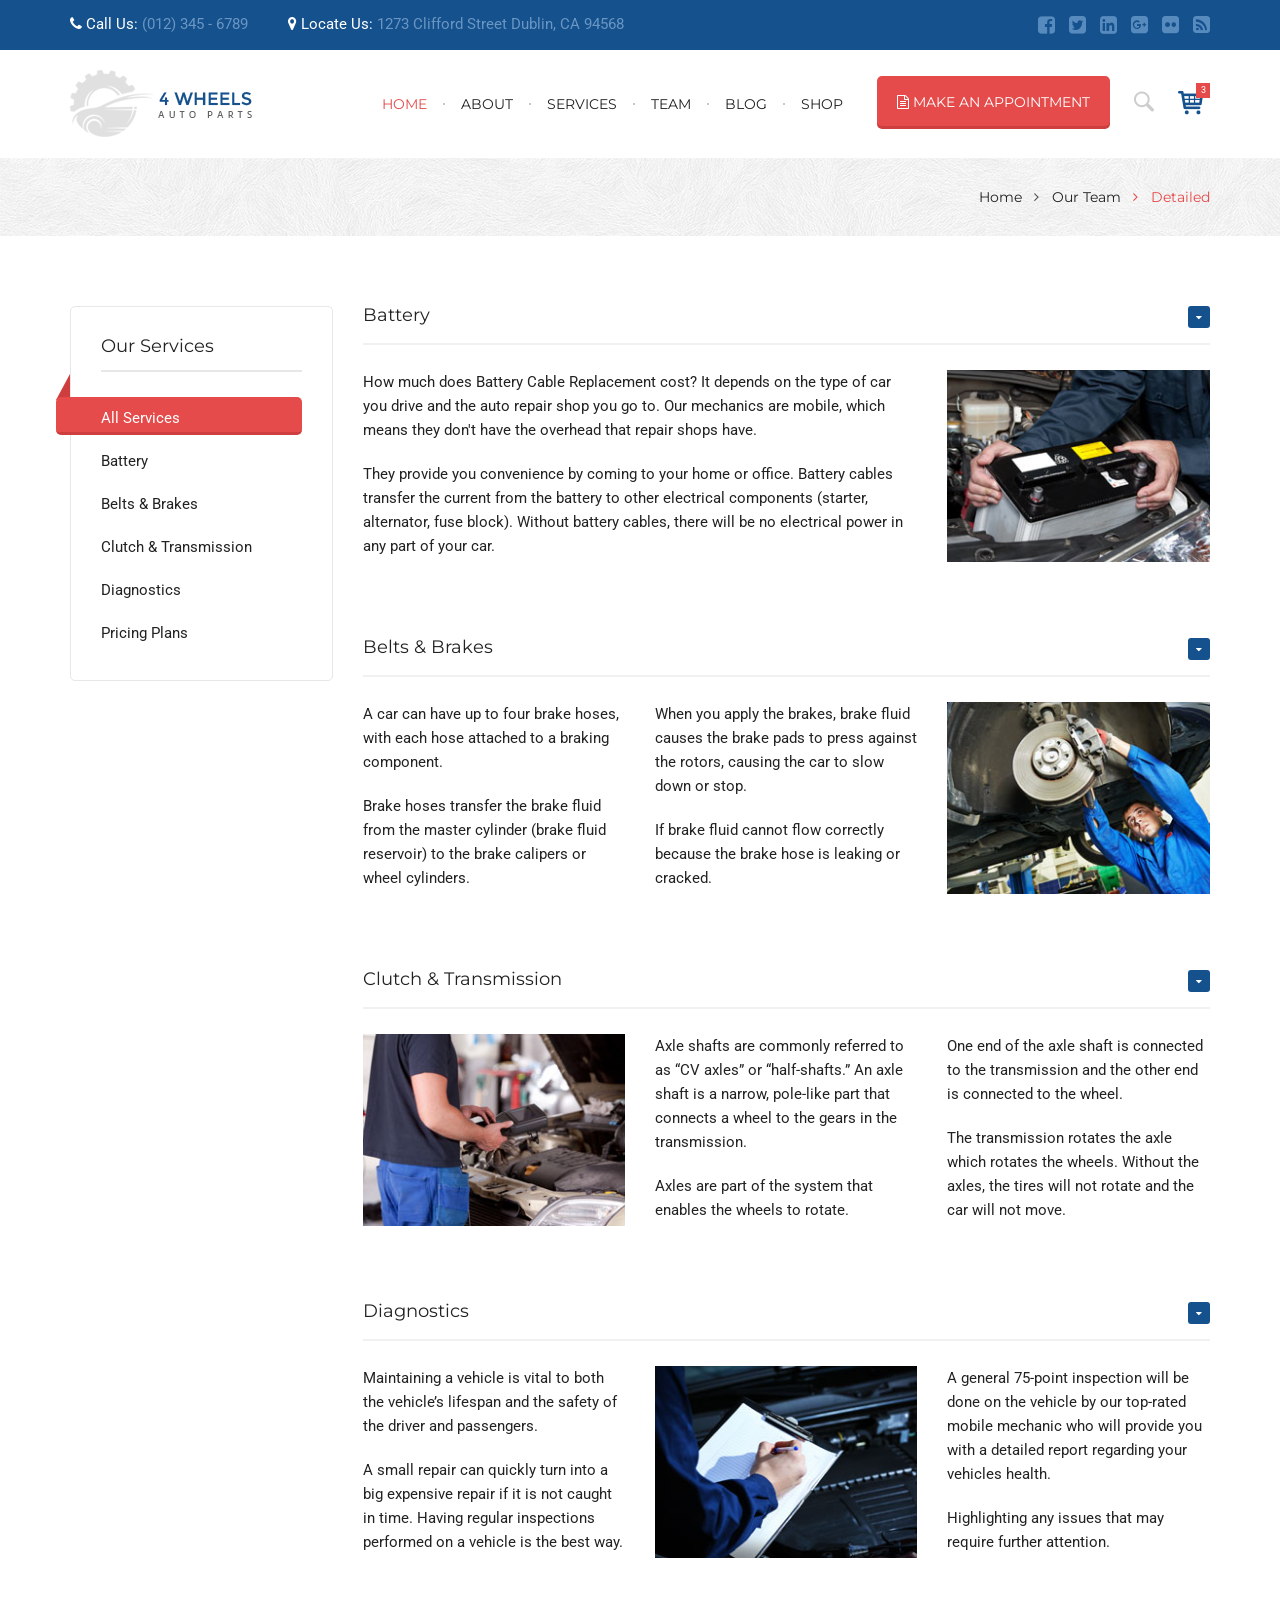
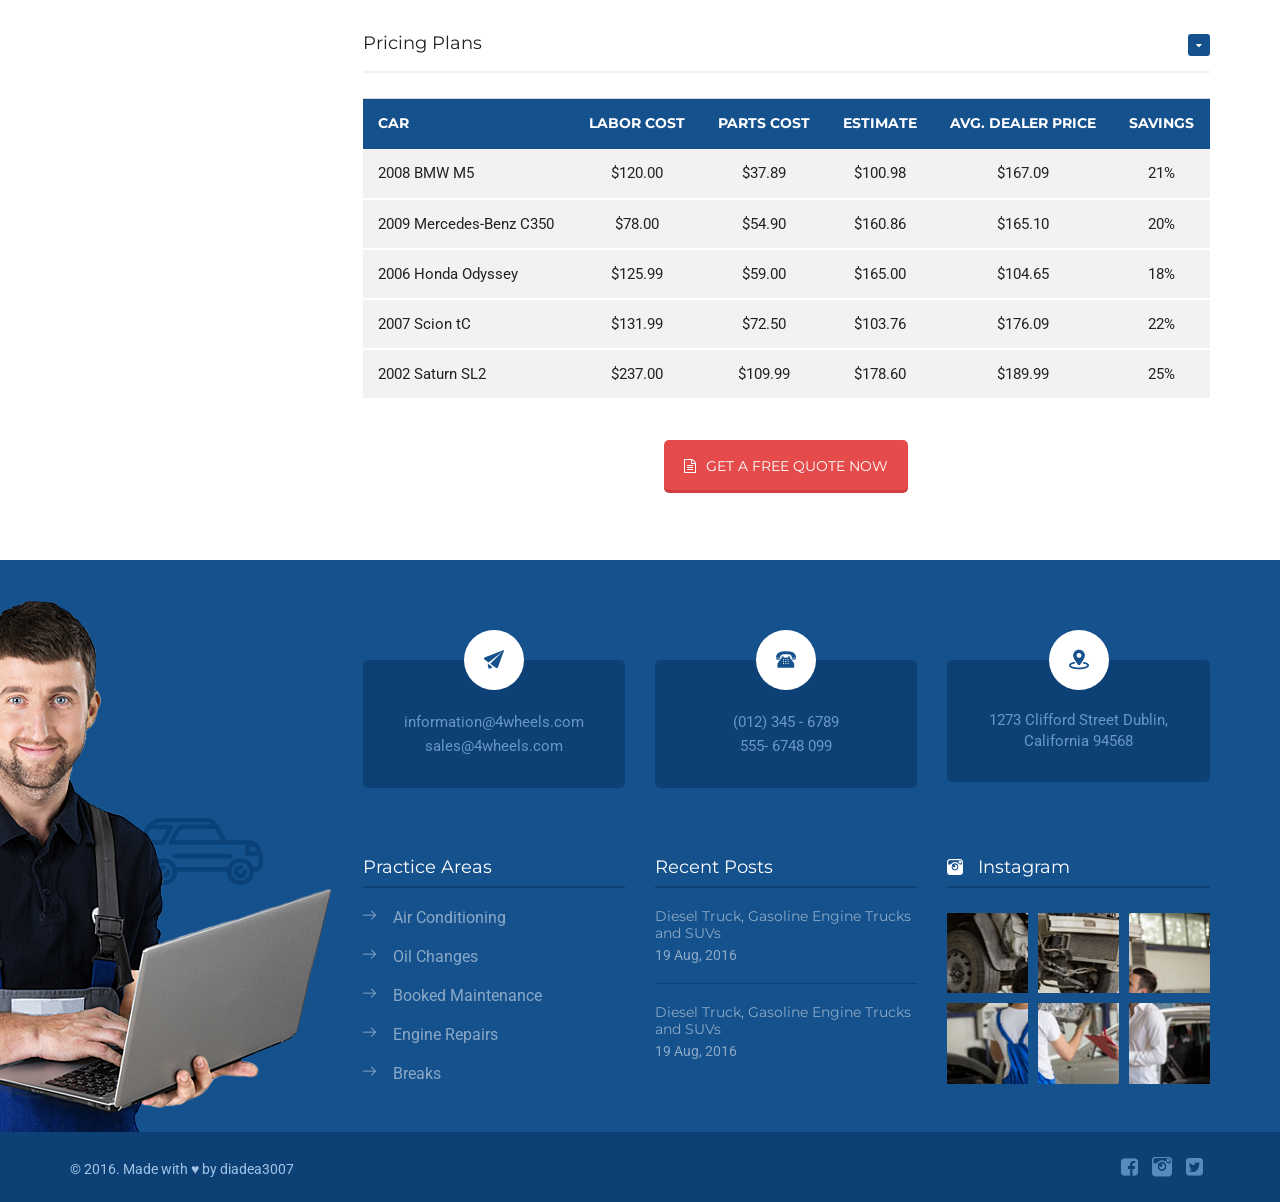
<file: public/services.html>
<!doctype html>
<!--[if lt IE 7]>		<html class="no-js lt-ie9 lt-ie8 lt-ie7" lang="zxx"> <![endif]-->
<!--[if IE 7]>			<html class="no-js lt-ie9 lt-ie8" lang="zxx"> <![endif]-->
<!--[if IE 8]>			<html class="no-js lt-ie9" lang="zxx"> <![endif]-->
<!--[if gt IE 8]><!-->	<html class="no-js" lang="zxx"> <!--<![endif]-->
<head>
	<meta charset="utf-8">
	<meta http-equiv="X-UA-Compatible" content="IE=edge">
	<title>BootStrap HTML5 CSS3 Theme</title>
	<meta name="description" content="">
	<meta name="viewport" content="width=device-width, initial-scale=1">
	<link rel="apple-touch-icon" href="apple-touch-icon.png">
	<link rel="stylesheet" href="css/bootstrap.min.css">
	<link rel="stylesheet" href="css/normalize.css">
	<link rel="stylesheet" href="css/font-awesome.min.css">
	<link rel="stylesheet" href="css/flaticon.css">
	<link rel="stylesheet" href="css/transitions.css">
	<link rel="stylesheet" href="css/jquery-ui.css">
	<link rel="stylesheet" href="css/owl.carousel.css">
	<link rel="stylesheet" href="css/owl.theme.css">
	<link rel="stylesheet" href="css/fullcalendar.css">
	<link rel="stylesheet" href="style.css">
	<link rel="stylesheet" href="css/color.css">
	<link rel="stylesheet" href="css/responsive.css">
	<script src="js/vendor/modernizr-2.8.3-respond-1.4.2.min.js"></script>
</head>
<body>
	<!--[if lt IE 8]>
		<p class="browserupgrade">You are using an <strong>outdated</strong> browser. Please <a href="http://browsehappy.com/">upgrade your browser</a> to improve your experience.</p>
	<![endif]-->
	<!--************************************
			Wrapper Start
	*************************************-->
	<div id="th-wrapper" class="th-wrapper th-haslayout">
		<!--************************************
				Header Start
		*************************************-->
		<header id="th-header" class="th-header th-haslayout">
			<div class="container">
				<div class="row">
					<div class="col-xs-12">
						<div class="th-topbar">
							<ul class="th-contactinfo">
								<li>
									<i class="fa fa-phone"></i>
									<span><em>Call Us:</em> (012) 345 - 6789</span>
								</li>
								<li>
									<i class="fa fa-map-marker"></i>
									<span><em>Locate Us:</em> 1273 Clifford Street Dublin, CA 94568</span>
								</li>
							</ul>
							<ul class="th-socialicons">
								<li><a href="#"><i class="fa fa-facebook-square"></i></a></li>
								<li><a href="#"><i class="fa fa-twitter-square"></i></a></li>
								<li><a href="#"><i class="fa fa-linkedin-square"></i></a></li>
								<li><a href="#"><i class="fa fa-google-plus-square"></i></a></li>
								<li><a href="#"><i class="fa fa-flickr"></i></a></li>
								<li><a href="#"><i class="fa fa-rss-square"></i></a></li>
							</ul>
						</div>
					</div>
				</div>
			</div>
			<div class="th-navigationarea">
				<div class="container">
					<div class="row">
						<div class="col-sm-12 col-xs-12">
							<strong class="th-logo">
								<a href="index.html"><img src="images/logo.png" alt="image description"></a>
							</strong>
							<div class="th-rightbox">
								<a class="th-btn" href="javascript:void(0);" data-toggle="modal" data-target="#th-modalappointment">
									<i class="fa fa-file-text-o"></i>
									<span>make an appointment</span>
								</a>
								<div class="tg-searchdropdown">
									<a id="tg-search" class="tg-btnsearch" href="javascript:void(0)" data-toggle="dropdown" aria-haspopup="true" aria-expanded="false">
										<i class="flaticon-tool"></i>
									</a>
									<div class="tg-dropdownsearch dropdown-menu" aria-labelledby="tg-search">
										<form>
											<fieldset>
												<input type="search" class="form-control" name="search" placeholder="Search">
											</fieldset>
										</form>
									</div>
								</div>
								<div class="dropdown th-minicartdropdown">
									<a href="javascript:void(0);" id="th-minicart" class="th-btnminicart" data-toggle="dropdown" aria-haspopup="true" aria-expanded="false">
										<i class="flaticon-shop"></i>
										<span class="th-badge">3</span>
									</a>
									<div class="dropdown-menu th-minicartcontent" aria-labelledby="th-minicart">
										<span class="th-minicarttitle">You have <em>3 items</em> in the cart</span>
										<ul>
											<li>
												<figure>
													<a href="#">
														<img src="images/thumbnails/img-01.jpg" alt="image description">
													</a>
												</figure>
												<div class="th-minicartproductinfo">
													<div class="th-producttitle">
														<h3><a href="#">Aftermarket Alternator</a></h3>
													</div>
													<div class="th-productrating"><span class="th-stars"><span></span></span></div>
													<div class="th-productprice">
														<span>$25.00</span>
														<del>$30.00</del>
													</div>
												</div>
											</li>
											<li>
												<figure>
													<a href="#">
														<img src="images/thumbnails/img-02.jpg" alt="image description">
													</a>
												</figure>
												<div class="th-minicartproductinfo">
													<div class="th-producttitle">
														<h3><a href="#">Aftermarket Alternator</a></h3>
													</div>
													<div class="th-productrating"><span class="th-stars"><span></span></span></div>
													<div class="th-productprice">
														<span>$25.00</span>
														<del>$30.00</del>
													</div>
												</div>
											</li>
											<li>
												<figure>
													<a href="#">
														<img src="images/thumbnails/img-03.jpg" alt="image description">
													</a>
												</figure>
												<div class="th-minicartproductinfo">
													<div class="th-producttitle">
														<h3><a href="#">Aftermarket Alternator</a></h3>
													</div>
													<div class="th-productrating"><span class="th-stars"><span></span></span></div>
													<div class="th-productprice">
														<span>$25.00</span>
														<del>$30.00</del>
													</div>
												</div>
											</li>
										</ul>
										<div class="th-minicarttotal">
											<span class="th-totalamount">Subtotal: $1343</span>
											<a class="th-btn" href="#">checkout</a>
										</div>
									</div>
								</div>
							</div>
							<nav id="th-nav" class="th-nav">
								<div class="navbar-header">
									<button type="button" class="navbar-toggle collapsed" data-toggle="collapse" data-target="#th-navigation" aria-expanded="false">
										<span class="sr-only">Toggle navigation</span>
										<span class="icon-bar"></span>
										<span class="icon-bar"></span>
										<span class="icon-bar"></span>
									</button>
								</div>
								<div class="th-navigation collapse navbar-collapse" id="th-navigation">
									<ul>
										<li class="th-hasddropdown th-active">
											<a href="#">home</a>
											<ul class="th-dropdownmenu">
												<li><a href="index.html">Index verision One</a></li>
												<li><a href="index-header2.html">Index verision Two</a></li>
												<li><a href="index2.html">Index verision Three</a></li>
												<li class="th-hasddropdown">
													<a href="index2.html">Other Pages</a>
													<ul class="th-dropdownmenu">
														<li><a href="ourteam.html">shortcodes</a></li>
														<li><a href="ourteam-v2.html">slider verision One</a></li>
														<li><a href="team-detail.html">slider verision One</a></li>
														<li><a href="team-detail.html">commingsoon</a></li>
														<li><a href="team-detail.html">contact us</a></li>
														<li><a href="team-detail.html">Header Footer verision</a></li>
													</ul>
												</li>
											</ul>
										</li>
										<li><a href="aboutus.html">about</a></li>
										<li><a href="services.html">services</a></li>
										<li class="th-hasddropdown">
											<a href="#">team</a>
											<ul class="th-dropdownmenu">
												<li><a href="ourteam.html">Team verision One</a></li>
												<li><a href="ourteam-v2.html">Team verision Two</a></li>
												<li><a href="team-detail.html">Team Detail</a></li>
											</ul>
										</li>
										<li class="th-hasddropdown">
											<a href="#">blog</a>
											<ul class="th-dropdownmenu">
												<li><a href="bloglist.html">Blog list</a></li>
												<li><a href="bloggrid.html">blog grid</a></li>
												<li><a href="postsingle.html">Blog detail</a></li>
											</ul>
										</li>
										<li class="th-hasddropdown">
											<a href="#">shop</a>
											<ul class="th-dropdownmenu">
												<li><a href="shop.html">shop</a></li>
												<li><a href="product-single.html">Product Detail</a></li>
											</ul>
										</li>
									</ul>
								</div>
							</nav>
						</div>
					</div>
				</div>
			</div>
		</header>
		<!--************************************
				Header End
		*************************************-->
		<!--************************************
				Inner Page Banner End
		*************************************-->
		<div id="th-innerbanner" class="th-innerbanner">
			<div class="container">
				<div class="row">
					<div class="col-sm-12 col-xs-12">
						<ol class="th-breadcrumb">
							<li><a href="#">home</a></li>
							<li><a href="#">Our Team</a></li>
							<li class="th-active">detailed</li>
						</ol>
					</div>
				</div>
			</div>
		</div>
		<!--************************************
				Inner Page Banner End
		*************************************-->
		<!--************************************
				Main Start
		*************************************-->
		<main id="th-main" class="th-main th-haslayout">
			<div class="container">
				<div class="row">
				<div id="th-twocolumns" class="th-twocolumns">
					<div class="col-md-9 col-sm-6 col-xs-12 pull-right">
						<div class="row">
							<div id="th-content" class="th-content">
								<div class="th-servicescontent">
									<div class="th-servicebox" id="battery">
										<div class="col-sm-12 col-xs-12">
											<div class="th-servicehead">
												<h2>Battery</h2>
												<span class="th-serviceicon"><i class="fa fa-caret-down"></i></span>
											</div>
										</div>
										<div class="col-md-8 col-sm-12 col-xs-12">
											<div class="th-description">
												<p>How much does Battery Cable Replacement cost? It depends on the type of car you drive and the auto repair shop you go to. Our mechanics are mobile, which means they don't have the overhead that repair shops have.</p>
												<p>They provide you convenience by coming to your home or office. Battery cables transfer the current from the battery to other electrical components (starter, alternator, fuse block). Without battery cables, there will be no electrical power in any part of your car.</p>
											</div>
										</div>
										<div class="col-md-4 col-sm-12 col-xs-12">
											<figure class="th-serviceimg">
												<img src="images/services/img-05.jpg" alt="image description">
											</figure>
										</div>
									</div>
									<div class="th-servicebox" id="beltsandbrakes">
										<div class="col-sm-12 col-xs-12">
											<div class="th-servicehead">
												<h2>Belts &amp; Brakes</h2>
												<span class="th-serviceicon"><i class="fa fa-caret-down"></i></span>
											</div>
										</div>
										<div class="col-md-4 col-sm-12 col-xs-12">
											<div class="th-description">
												<p>A car can have up to four brake hoses, with each hose attached to a braking component.</p>
												<p>Brake hoses transfer the brake fluid from the master cylinder (brake fluid reservoir) to the brake calipers or wheel cylinders.</p>
											</div>
										</div>
										<div class="col-md-4 col-sm-12 col-xs-12">
											<div class="th-description">
												<p>When you apply the brakes, brake fluid causes the brake pads to press against the rotors, causing the car to slow down or stop.</p>
												<p>If brake fluid cannot flow correctly because the brake hose is leaking or cracked.</p>
											</div>
										</div>
										<div class="col-md-4 col-sm-12 col-xs-12">
											<figure class="th-serviceimg">
												<img src="images/services/img-06.jpg" alt="image description">
											</figure>
										</div>
									</div>
									<div class="th-servicebox" id="clutchandtransmission">
										<div class="col-sm-12 col-xs-12">
											<div class="th-servicehead">
												<h2>Clutch &amp; Transmission</h2>
												<span class="th-serviceicon"><i class="fa fa-caret-down"></i></span>
											</div>
										</div>
										<div class="col-md-4 col-sm-12 col-xs-12">
											<figure class="th-serviceimg">
												<img src="images/services/img-07.jpg" alt="image description">
											</figure>
										</div>
										<div class="col-md-4 col-sm-12 col-xs-12">
											<div class="th-description">
												<p>Axle shafts are commonly referred to as “CV axles” or “half-shafts.” An axle shaft is a narrow, pole-like part that connects a wheel to the gears in the transmission.</p>
												<p>Axles are part of the system that enables the wheels to rotate.</p>
											</div>
										</div>
										<div class="col-md-4 col-sm-12 col-xs-12">
											<div class="th-description">
												<p>One end of the axle shaft is connected to the transmission and the other end is connected to the wheel.</p>
												<p>The transmission rotates the axle which rotates the wheels. Without the axles, the tires will not rotate and the car will not move.</p>
											</div>
										</div>
									</div>
									<div class="th-servicebox" id="diagnostics">
										<div class="col-sm-12 col-xs-12">
											<div class="th-servicehead">
												<h2>Diagnostics</h2>
												<span class="th-serviceicon"><i class="fa fa-caret-down"></i></span>
											</div>
										</div>
										<div class="col-md-4 col-sm-12 col-xs-12">
											<div class="th-description">
												<p>Maintaining a vehicle is vital to both the vehicle’s lifespan and the safety of the driver and passengers.</p>
												<p>A small repair can quickly turn into a big expensive repair if it is not caught in time. Having regular inspections performed on a vehicle is the best way.</p>
											</div>
										</div>
										<div class="col-md-4 col-sm-12 col-xs-12">
											<figure class="th-serviceimg">
												<img src="images/services/img-08.jpg" alt="image description">
											</figure>
										</div>
										<div class="col-md-4 col-sm-12 col-xs-12">
											<div class="th-description">
												<p>A general 75-point inspection will be done on the vehicle by our top-rated mobile mechanic who will provide you with a detailed report regarding your vehicles health.</p>
												<p>Highlighting any issues that may require further attention.</p>
											</div>
										</div>
									</div>
									<div class="th-servicebox" id="pricingplans">
										<div class="col-sm-12 col-xs-12">
											<div class="th-servicehead">
												<h2>Pricing Plans</h2>
												<span class="th-serviceicon"><i class="fa fa-caret-down"></i></span>
											</div>
										</div>
										<div class="col-sm-12 col-xs-12">
											<div class="th-pricetable">
												<table class="table">
													<thead>
														<tr>
															<th>Car</th>
															<th>Labor Cost</th>
															<th>Parts Cost</th>
															<th>estimate</th>
															<th>Avg. dealer Price</th>
															<th>Savings</th>
														</tr>
													</thead>
													<tbody>
														<tr>
															<td>2008 BMW M5</td>
															<td>$120.00</td>
															<td>$37.89</td>
															<td>$100.98</td>
															<td>$167.09</td>
															<td>21%</td>
														</tr>
														<tr>
															<td>2009 Mercedes-Benz C350</td>
															<td>$78.00</td>
															<td>$54.90</td>
															<td>$160.86</td>
															<td>$165.10</td>
															<td>20%</td>
														</tr>
														<tr>
															<td>2006 Honda Odyssey</td>
															<td>$125.99</td>
															<td>$59.00</td>
															<td>$165.00</td>
															<td>$104.65</td>
															<td>18%</td>
														</tr>
														<tr>
															<td>2007 Scion tC</td>
															<td>$131.99</td>
															<td>$72.50</td>
															<td>$103.76</td>
															<td>$176.09</td>
															<td>22%</td>
														</tr>
														<tr>
															<td>2002 Saturn SL2</td>
															<td>$237.00</td>
															<td>$109.99</td>
															<td>$178.60</td>
															<td>$189.99</td>
															<td>25%</td>
														</tr>
													</tbody>
												</table>
											</div>
											<div class="th-btns">
												<a class="th-btn" href="javascript:void(0);"><i class="fa fa-file-text-o"></i><span>get a free quote now</span></a>
											</div>
										</div>
									</div>
								</div>
							</div>
						</div>
					</div>
					<div class="col-md-3 col-sm-6 col-xs-12 pull-left">
						<aside id="th-sidebar" class="th-sidebar">
							<div class="th-widget">
								<div class="th-widgettitle">
									<h3>Our Services</h3>
								</div>
								<div class="th-widgetcontent th-widgetservices">
									<ul>
										<li class="th-active"><a href="#battery">All Services</a></li>
										<li><a href="#battery">Battery</a></li>
										<li><a href="#beltsandbrakes">Belts &amp; Brakes</a></li>
										<li><a href="#clutchandtransmission">Clutch &amp; Transmission</a></li>
										<li><a href="#diagnostics">Diagnostics</a></li>
										<li><a href="#pricingplans">Pricing Plans</a></li>
									</ul>
								</div>
							</div>
						</aside>
					</div>
				</div>
				</div>
			</div>
		</main>
		<!--************************************
				Main End
		*************************************-->
		<!--************************************
				Footer Start
		*************************************-->
		<footer id="th-footer" class="th-footer th-haslayout">
			<div class="container">
				<div class="row">
					<div class="th-fourcolumns">
						<div class="col-md-3 col-sm-12 col-xs-12 hidden-sm hidden-xs">
							<div class="th-fcol">
								<figure><img src="images/img-01.png" alt="image description"></figure>
							</div>
						</div>
						<div class="col-md-9 col-sm-12 col-xs-12">
							<div class="row">
								<div class="th-addressbox">
									<div class="col-sm-4">
										<div class="th-address">
											<span class="th-icon"><i class="flaticon-symbol"></i></span>
											<span class="th-email"><a href="information@4wheels.com">information@4wheels.com</a></span>
											<span class="th-email"><a href="sales@4wheels.com">sales@4wheels.com</a></span>
										</div>
									</div>
									<div class="col-sm-4">
										<div class="th-address">
											<span class="th-icon"><i class="flaticon-technology-3"></i></span>
											<span class="th-email">(012) 345 - 6789</span>
											<span class="th-email">555- 6748 099</span>
										</div>
									</div>
									<div class="col-sm-4">
										<div class="th-address">
											<span class="th-icon"><i class="flaticon-location-1"></i></span>
											<address>1273 Clifford Street Dublin, California 94568</address>
										</div>
									</div>
								</div>
								<div class="col-sm-4">
									<div class="th-fcol th-widget">
										<div class="th-bordertitle">
											<h3>Practice Areas</h3>
										</div>
										<ul class="th-practicearea">
											<li><a href="#">Air Conditioning</a></li>
											<li><a href="#">Oil Changes</a></li>
											<li><a href="#">Booked Maintenance</a></li>
											<li><a href="#">Engine Repairs</a></li>
											<li><a href="#">Breaks</a></li>
										</ul>
									</div>
								</div>
								<div class="col-sm-4">
									<div class="th-fcol th-widget">
										<div class="th-bordertitle">
											<h3>Recent Posts</h3>
										</div>
										<ul class="th-recentposts">
											<li>
												<h4><a href="#">Diesel Truck, Gasoline Engine Trucks and SUVs</a></h4>
												<time datetime="2016-10-10">19 Aug, 2016</time>
											</li>
											<li>
												<h4><a href="#">Diesel Truck, Gasoline Engine Trucks and SUVs</a></h4>
												<time datetime="2016-10-10">19 Aug, 2016</time>
											</li>
										</ul>
									</div>
								</div>
								<div class="col-sm-4">
									<div class="th-fcol th-widget">
										<div class="th-bordertitle">
											<h3><i class="flaticon-icon-1394"></i>Instagram</h3>
										</div>
										<ul class="th-instagramgallery">
											<li><figure><a href="#"><img src="images/thumbnails/img-04.jpg" alt="image description"></a></figure></li>
											<li><figure><a href="#"><img src="images/thumbnails/img-05.jpg" alt="image description"></a></figure></li>
											<li><figure><a href="#"><img src="images/thumbnails/img-06.jpg" alt="image description"></a></figure></li>
											<li><figure><a href="#"><img src="images/thumbnails/img-07.jpg" alt="image description"></a></figure></li>
											<li><figure><a href="#"><img src="images/thumbnails/img-08.jpg" alt="image description"></a></figure></li>
											<li><figure><a href="#"><img src="images/thumbnails/img-09.jpg" alt="image description"></a></figure></li>
										</ul>
									</div>
								</div>
							</div>
						</div>
					</div>
				</div>
			</div>
			<div class="th-footerbar">
				<div class="container">
					<div class="row">
						<div class="col-sm-12 col-xs-12">
							<span class="th-copyright">&copy; 2016. Made with &hearts; by diadea3007</span>
							<ul class="th-socialicons">
								<li><a href="#"><i class="fa fa-facebook-square"></i></a></li>
								<li><a href="#"><i class="flaticon-icon-1394"></i></a></li>
								<li><a href="#"><i class="fa fa-twitter-square"></i></a></li>
							</ul>
						</div>
					</div>
				</div>
			</div>
		</footer>
		<!--************************************
				Footer End
		*************************************-->
	</div>
	<!--************************************
			Wrapper End
	*************************************-->
	<!--************************************
			LightBox Start
	*************************************-->
	<div class="modal fade th-modalappointment" id="th-modalappointment" tabindex="-1" role="dialog" aria-labelledby="myModalLabel">
		<div class="modal-dialog th-modaldialogappointment" role="document">
			<div class="modal-content th-modalcontentappointment">
				<button type="button" class="close" data-dismiss="modal" aria-label="Close"><span aria-hidden="true">&times;</span></button>
				<div class="th-sectionheading">
					<h2>AUTOMOTIVE MAINTENANCe <span>SERVICE &amp; REPAIR</span></h2>
				</div>
				<form id="th-formappointment" class="th-formappointment th-formstylone">
					<fieldset>
						<h3>Request Appointment For</h3>
						<div class="row">
							<div class="col-sm-6">
								<div class="form-group">
									<label>First Name:</label>
									<input type="text" class="form-control" name="firstname">
								</div>
								<div class="form-group">
									<label>Last Name:</label>
									<input type="text" class="form-control" name="lastname">
								</div>
								<div class="form-group">
									<div class="th-fieldtitle">Preferred Contact Method:</div>
									<span class="th-select">
										<select>
											<option>Any</option>
											<option>Any</option>
											<option>Any</option>
										</select>
									</span>
								</div>
								<div class="form-group">
									<div class="th-fieldtitle">Vehicle:</div>
									<span class="th-select">
										<select>
											<option>Type, Year, Make &amp; Model</option>
											<option>Type, Year, Make &amp; Model</option>
											<option>Type, Year, Make &amp; Model</option>
										</select>
									</span>
								</div>
							</div>
							<div class="col-sm-6">
								<div class="form-group">
									<label>Phone:</label>
									<input type="text" class="form-control" name="phone">
								</div>
								<div class="form-group">
									<label>Email:</label>
									<input type="email" class="form-control" name="email">
								</div>
								<div class="form-group">
									<div class="th-oprationhour">
										<h4>Hours of Operation</h4>
										<div class="th-timing">
											<span>Mon-Fri: 8am-6pm</span>
											<span>Saturday: By Appointment</span>
											<div class="th-holiday"><span>Sunday: </span><span>Closed</span></div>
										</div>
									</div>
								</div>
							</div>
						</div>
					</fieldset>
					<fieldset>
						<h3>What Time Would You Like to Drop Off Your Vehicle?</h3>
						<div class="row">
							<div class="col-sm-6">
								<div class="form-group">
									<label>Select Date:</label>
									<input type="text" class="form-control" name="firstname">
								</div>
							</div>
							<div class="col-sm-6">
								<div class="form-group">
									<label>Select Time:</label>
									<input type="text" class="form-control" name="phone">
								</div>
							</div>
						</div>
					</fieldset>
					<fieldset>
						<h3>Service Requested</h3>
						<div class="form-group"><textarea class="form-control" placeholder="Include any comments / special requests"></textarea></div>
					</fieldset>
					<button type="submit" class="th-btn">
						<i class="fa fa-file-text-o"></i>
						<span>book an appointment</span>
					</button>
				</form>
			</div>
		</div>
	</div>
	<!--************************************
			LightBox End
	*************************************-->
	<script src="js/vendor/jquery-library.min.js"></script>
	<script src="js/vendor/bootstrap.min.js"></script>
	<script src="http://maps.google.com/maps/api/js?key=AIzaSyCR-KEWAVCn52mSdeVeTqZjtqbmVJyfSus&language=en"></script>
	<script src="js/owl.carousel.min.js"></script>
	<script src="js/finalcountdown.js"></script>
	<script src="js/parallax.min.js"></script>
	<script src="js/jquery-ui.js"></script>
	<script src="js/gmap3.js"></script>
	<script src="js/moment.min.js"></script>
	<script src="js/fullcalendar.min.js"></script>
	<script src="js/function.js"></script>
</body>
</html>
</file>
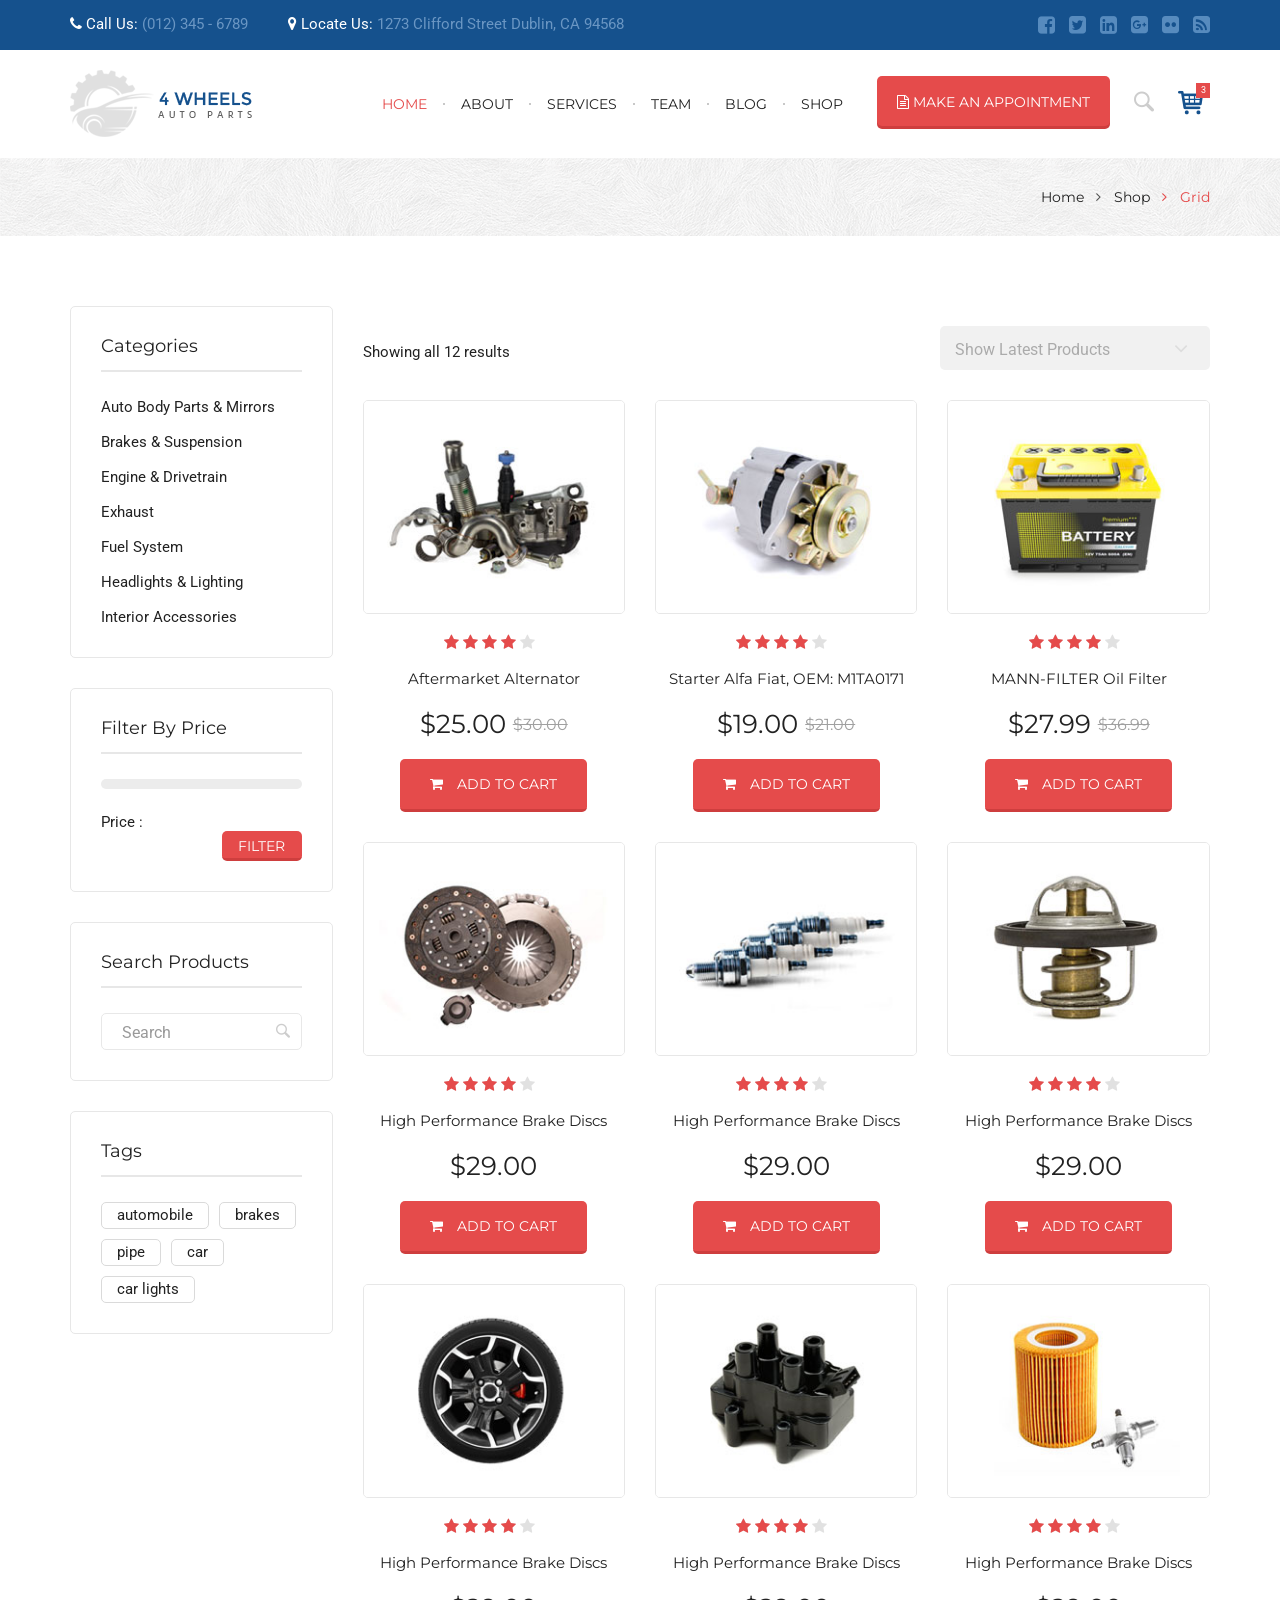
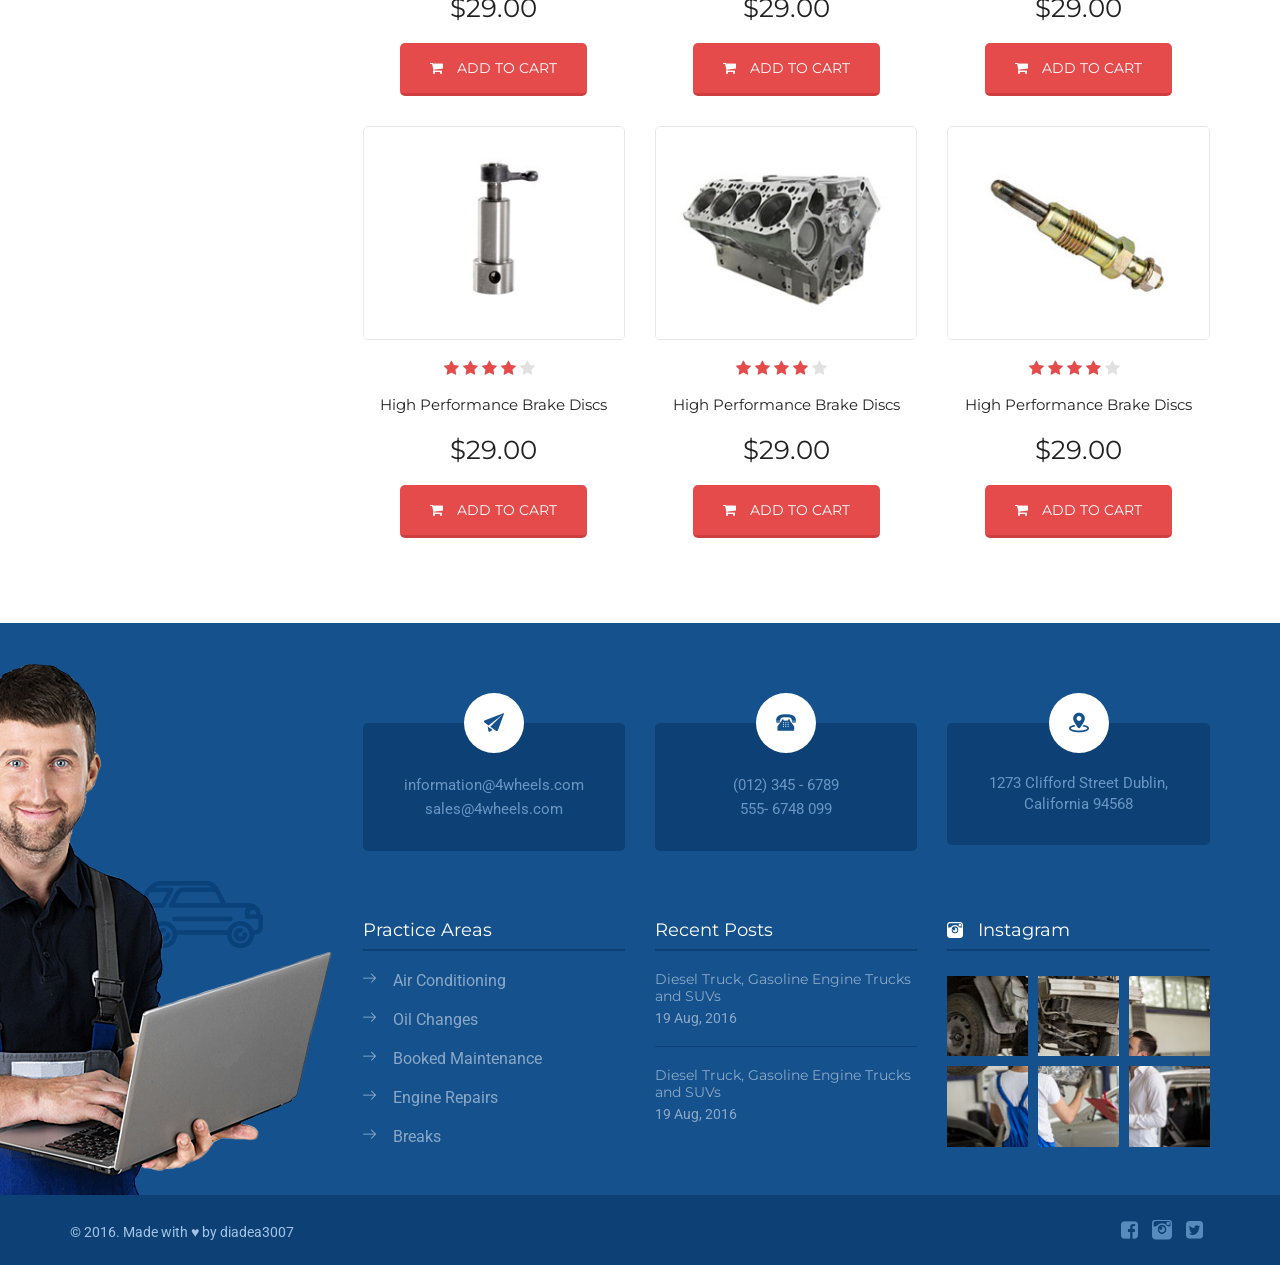
<file: public/shop.html>
<!doctype html>
<!--[if lt IE 7]>		<html class="no-js lt-ie9 lt-ie8 lt-ie7" lang="zxx"> <![endif]-->
<!--[if IE 7]>			<html class="no-js lt-ie9 lt-ie8" lang="zxx"> <![endif]-->
<!--[if IE 8]>			<html class="no-js lt-ie9" lang="zxx"> <![endif]-->
<!--[if gt IE 8]><!-->	<html class="no-js" lang="zxx"> <!--<![endif]-->
<head>
	<meta charset="utf-8">
	<meta http-equiv="X-UA-Compatible" content="IE=edge">
	<title>BootStrap HTML5 CSS3 Theme</title>
	<meta name="description" content="">
	<meta name="viewport" content="width=device-width, initial-scale=1">
	<link rel="apple-touch-icon" href="apple-touch-icon.png">
	<link rel="stylesheet" href="css/bootstrap.min.css">
	<link rel="stylesheet" href="css/normalize.css">
	<link rel="stylesheet" href="css/font-awesome.min.css">
	<link rel="stylesheet" href="css/flaticon.css">
	<link rel="stylesheet" href="css/transitions.css">
	<link rel="stylesheet" href="css/jquery-ui.css">
	<link rel="stylesheet" href="css/owl.carousel.css">
	<link rel="stylesheet" href="css/owl.theme.css">
	<link rel="stylesheet" href="css/fullcalendar.css">
	<link rel="stylesheet" href="style.css">
	<link rel="stylesheet" href="css/color.css">
	<link rel="stylesheet" href="css/responsive.css">
	<script src="js/vendor/modernizr-2.8.3-respond-1.4.2.min.js"></script>
</head>
<body>
	<!--[if lt IE 8]>
		<p class="browserupgrade">You are using an <strong>outdated</strong> browser. Please <a href="http://browsehappy.com/">upgrade your browser</a> to improve your experience.</p>
	<![endif]-->
	<!--************************************
			Wrapper Start
	*************************************-->
	<div id="th-wrapper" class="th-wrapper th-haslayout">
		<!--************************************
				Header Start
		*************************************-->
		<header id="th-header" class="th-header th-haslayout">
			<div class="container">
				<div class="row">
					<div class="col-xs-12">
						<div class="th-topbar">
							<ul class="th-contactinfo">
								<li>
									<i class="fa fa-phone"></i>
									<span><em>Call Us:</em> (012) 345 - 6789</span>
								</li>
								<li>
									<i class="fa fa-map-marker"></i>
									<span><em>Locate Us:</em> 1273 Clifford Street Dublin, CA 94568</span>
								</li>
							</ul>
							<ul class="th-socialicons">
								<li><a href="#"><i class="fa fa-facebook-square"></i></a></li>
								<li><a href="#"><i class="fa fa-twitter-square"></i></a></li>
								<li><a href="#"><i class="fa fa-linkedin-square"></i></a></li>
								<li><a href="#"><i class="fa fa-google-plus-square"></i></a></li>
								<li><a href="#"><i class="fa fa-flickr"></i></a></li>
								<li><a href="#"><i class="fa fa-rss-square"></i></a></li>
							</ul>
						</div>
					</div>
				</div>
			</div>
			<div class="th-navigationarea">
				<div class="container">
					<div class="row">
						<div class="col-sm-12 col-xs-12">
							<strong class="th-logo">
								<a href="index.html"><img src="images/logo.png" alt="image description"></a>
							</strong>
							<div class="th-rightbox">
								<a class="th-btn" href="javascript:void(0);" data-toggle="modal" data-target="#th-modalappointment">
									<i class="fa fa-file-text-o"></i>
									<span>make an appointment</span>
								</a>
								<div class="tg-searchdropdown">
									<a id="tg-search" class="tg-btnsearch" href="javascript:void(0)" data-toggle="dropdown" aria-haspopup="true" aria-expanded="false">
										<i class="flaticon-tool"></i>
									</a>
									<div class="tg-dropdownsearch dropdown-menu" aria-labelledby="tg-search">
										<form>
											<fieldset>
												<input type="search" class="form-control" name="search" placeholder="Search">
											</fieldset>
										</form>
									</div>
								</div>
								<div class="dropdown th-minicartdropdown">
									<a href="javascript:void(0);" id="th-minicart" class="th-btnminicart" data-toggle="dropdown" aria-haspopup="true" aria-expanded="false">
										<i class="flaticon-shop"></i>
										<span class="th-badge">3</span>
									</a>
									<div class="dropdown-menu th-minicartcontent" aria-labelledby="th-minicart">
										<span class="th-minicarttitle">You have <em>3 items</em> in the cart</span>
										<ul>
											<li>
												<figure>
													<a href="#">
														<img src="images/thumbnails/img-01.jpg" alt="image description">
													</a>
												</figure>
												<div class="th-minicartproductinfo">
													<div class="th-producttitle">
														<h3><a href="#">Aftermarket Alternator</a></h3>
													</div>
													<div class="th-productrating"><span class="th-stars"><span></span></span></div>
													<div class="th-productprice">
														<span>$25.00</span>
														<del>$30.00</del>
													</div>
												</div>
											</li>
											<li>
												<figure>
													<a href="#">
														<img src="images/thumbnails/img-02.jpg" alt="image description">
													</a>
												</figure>
												<div class="th-minicartproductinfo">
													<div class="th-producttitle">
														<h3><a href="#">Aftermarket Alternator</a></h3>
													</div>
													<div class="th-productrating"><span class="th-stars"><span></span></span></div>
													<div class="th-productprice">
														<span>$25.00</span>
														<del>$30.00</del>
													</div>
												</div>
											</li>
											<li>
												<figure>
													<a href="#">
														<img src="images/thumbnails/img-03.jpg" alt="image description">
													</a>
												</figure>
												<div class="th-minicartproductinfo">
													<div class="th-producttitle">
														<h3><a href="#">Aftermarket Alternator</a></h3>
													</div>
													<div class="th-productrating"><span class="th-stars"><span></span></span></div>
													<div class="th-productprice">
														<span>$25.00</span>
														<del>$30.00</del>
													</div>
												</div>
											</li>
										</ul>
										<div class="th-minicarttotal">
											<span class="th-totalamount">Subtotal: $1343</span>
											<a class="th-btn" href="#">checkout</a>
										</div>
									</div>
								</div>
							</div>
							<nav id="th-nav" class="th-nav">
								<div class="navbar-header">
									<button type="button" class="navbar-toggle collapsed" data-toggle="collapse" data-target="#th-navigation" aria-expanded="false">
										<span class="sr-only">Toggle navigation</span>
										<span class="icon-bar"></span>
										<span class="icon-bar"></span>
										<span class="icon-bar"></span>
									</button>
								</div>
								<div class="th-navigation collapse navbar-collapse" id="th-navigation">
									<ul>
										<li class="th-hasddropdown th-active">
											<a href="#">home</a>
											<ul class="th-dropdownmenu">
												<li><a href="index.html">Index verision One</a></li>
												<li><a href="index-header2.html">Index verision Two</a></li>
												<li><a href="index2.html">Index verision Three</a></li>
												<li class="th-hasddropdown">
													<a href="index2.html">Other Pages</a>
													<ul class="th-dropdownmenu">
														<li><a href="ourteam.html">shortcodes</a></li>
														<li><a href="ourteam-v2.html">slider verision One</a></li>
														<li><a href="team-detail.html">slider verision One</a></li>
														<li><a href="team-detail.html">commingsoon</a></li>
														<li><a href="team-detail.html">contact us</a></li>
														<li><a href="team-detail.html">Header Footer verision</a></li>
													</ul>
												</li>
											</ul>
										</li>
										<li><a href="aboutus.html">about</a></li>
										<li><a href="services.html">services</a></li>
										<li class="th-hasddropdown">
											<a href="#">team</a>
											<ul class="th-dropdownmenu">
												<li><a href="ourteam.html">Team verision One</a></li>
												<li><a href="ourteam-v2.html">Team verision Two</a></li>
												<li><a href="team-detail.html">Team Detail</a></li>
											</ul>
										</li>
										<li class="th-hasddropdown">
											<a href="#">blog</a>
											<ul class="th-dropdownmenu">
												<li><a href="bloglist.html">Blog list</a></li>
												<li><a href="bloggrid.html">blog grid</a></li>
												<li><a href="postsingle.html">Blog detail</a></li>
											</ul>
										</li>
										<li class="th-hasddropdown">
											<a href="#">shop</a>
											<ul class="th-dropdownmenu">
												<li><a href="shop.html">shop</a></li>
												<li><a href="product-single.html">Product Detail</a></li>
											</ul>
										</li>
									</ul>
								</div>
							</nav>
						</div>
					</div>
				</div>
			</div>
		</header>
		<!--************************************
				Header End
		*************************************-->
		<!--************************************
				Inner Page Banner End
		*************************************-->
		<div id="th-innerbanner" class="th-innerbanner">
			<div class="container">
				<div class="row">
					<div class="col-sm-12 col-xs-12">
						<ol class="th-breadcrumb">
							<li><a href="#">home</a></li>
							<li><a href="#">shop</a></li>
							<li class="th-active">grid</li>
						</ol>
					</div>
				</div>
			</div>
		</div>
		<!--************************************
				Inner Page Banner End
		*************************************-->
		<!--************************************
				Main Start
		*************************************-->
		<main id="th-main" class="th-main th-haslayout">
			<div class="container">
				<div class="row">
					<div id="th-twocolumns" class="th-twocolumns">
						<div class="col-md-9 col-sm-8 col-xs-12 pull-right">
							<div id="th-content" class="th-content">
								<div class="th-products th-productgrid">
									<div class="th-refinesearch">
										<span class="th-productcount">Showing all 12 results</span>
										<div class="th-select">
											<select>
												<option>Show Latest Products</option>
												<option>Show Latest Products</option>
												<option>Show Latest Products</option>
											</select>
										</div>
									</div>
									<div class="clearfix"></div>
									<div class="row">
										<div class="col-md-4 col-sm-6 col-xs-6">
											<div class="th-product">
												<figure class="th-productimg">
													<img src="images/products/img-05.jpg" alt="image description">
													<figcaption>
														<a href="#"><i class="flaticon-cross"></i></a>
													</figcaption>
												</figure>
												<div class="th-productinfo">
													<span class="th-stars"><span></span></span>
													<div class="th-producttitle">
														<h3><a href="#">Aftermarket Alternator</a></h3>
													</div>
													<div class="th-productprice">
														<span>$25.00</span>
														<del>$30.00</del>
													</div>
													<a class="th-btnaddtocart" href="#">
														<i class="fa fa-shopping-cart"></i>
														<span>Add to Cart</span>
													</a>
												</div>
											</div>
										</div>
										<div class="col-md-4 col-sm-6 col-xs-6">
											<div class="th-product">
												<figure class="th-productimg">
													<img src="images/products/img-06.jpg" alt="image description">
													<figcaption>
														<a href="#"><i class="flaticon-cross"></i></a>
													</figcaption>
												</figure>
												<div class="th-productinfo">
													<span class="th-stars"><span></span></span>
													<div class="th-producttitle">
														<h3><a href="#">Starter Alfa Fiat, OEM: M1TA0171</a></h3>
													</div>
													<div class="th-productprice">
														<span>$19.00</span>
														<del>$21.00</del>
													</div>
													<a class="th-btnaddtocart" href="#">
														<i class="fa fa-shopping-cart"></i>
														<span>Add to Cart</span>
													</a>
												</div>
											</div>
										</div>
										<div class="col-md-4 col-sm-6 col-xs-6">
											<div class="th-product">
												<figure class="th-productimg">
													<img src="images/products/img-07.jpg" alt="image description">
													<figcaption>
														<a href="#"><i class="flaticon-cross"></i></a>
													</figcaption>
												</figure>
												<div class="th-productinfo">
													<span class="th-stars"><span></span></span>
													<div class="th-producttitle">
														<h3><a href="#">MANN-FILTER Oil Filter</a></h3>
													</div>
													<div class="th-productprice">
														<span>$27.99</span>
														<del>$36.99</del>
													</div>
													<a class="th-btnaddtocart" href="#">
														<i class="fa fa-shopping-cart"></i>
														<span>Add to Cart</span>
													</a>
												</div>
											</div>
										</div>
										<div class="col-md-4 col-sm-6 col-xs-6">
											<div class="th-product">
												<figure class="th-productimg">
													<img src="images/products/img-08.jpg" alt="image description">
													<figcaption>
														<a href="#"><i class="flaticon-cross"></i></a>
													</figcaption>
												</figure>
												<div class="th-productinfo">
													<span class="th-stars"><span></span></span>
													<div class="th-producttitle">
														<h3><a href="#">High Performance Brake Discs</a></h3>
													</div>
													<div class="th-productprice">
														<span>$29.00</span>
													</div>
													<a class="th-btnaddtocart" href="#">
														<i class="fa fa-shopping-cart"></i>
														<span>Add to Cart</span>
													</a>
												</div>
											</div>
										</div>
										<div class="col-md-4 col-sm-6 col-xs-6">
											<div class="th-product">
												<figure class="th-productimg">
													<img src="images/products/img-09.jpg" alt="image description">
													<figcaption>
														<a href="#"><i class="flaticon-cross"></i></a>
													</figcaption>
												</figure>
												<div class="th-productinfo">
													<span class="th-stars"><span></span></span>
													<div class="th-producttitle">
														<h3><a href="#">High Performance Brake Discs</a></h3>
													</div>
													<div class="th-productprice">
														<span>$29.00</span>
													</div>
													<a class="th-btnaddtocart" href="#">
														<i class="fa fa-shopping-cart"></i>
														<span>Add to Cart</span>
													</a>
												</div>
											</div>
										</div>
										<div class="col-md-4 col-sm-6 col-xs-6">
											<div class="th-product">
												<figure class="th-productimg">
													<img src="images/products/img-10.jpg" alt="image description">
													<figcaption>
														<a href="#"><i class="flaticon-cross"></i></a>
													</figcaption>
												</figure>
												<div class="th-productinfo">
													<span class="th-stars"><span></span></span>
													<div class="th-producttitle">
														<h3><a href="#">High Performance Brake Discs</a></h3>
													</div>
													<div class="th-productprice">
														<span>$29.00</span>
													</div>
													<a class="th-btnaddtocart" href="#">
														<i class="fa fa-shopping-cart"></i>
														<span>Add to Cart</span>
													</a>
												</div>
											</div>
										</div>
										<div class="col-md-4 col-sm-6 col-xs-6">
											<div class="th-product">
												<figure class="th-productimg">
													<img src="images/products/img-11.jpg" alt="image description">
													<figcaption>
														<a href="#"><i class="flaticon-cross"></i></a>
													</figcaption>
												</figure>
												<div class="th-productinfo">
													<span class="th-stars"><span></span></span>
													<div class="th-producttitle">
														<h3><a href="#">High Performance Brake Discs</a></h3>
													</div>
													<div class="th-productprice">
														<span>$29.00</span>
													</div>
													<a class="th-btnaddtocart" href="#">
														<i class="fa fa-shopping-cart"></i>
														<span>Add to Cart</span>
													</a>
												</div>
											</div>
										</div>
										<div class="col-md-4 col-sm-6 col-xs-6">
											<div class="th-product">
												<figure class="th-productimg">
													<img src="images/products/img-12.jpg" alt="image description">
													<figcaption>
														<a href="#"><i class="flaticon-cross"></i></a>
													</figcaption>
												</figure>
												<div class="th-productinfo">
													<span class="th-stars"><span></span></span>
													<div class="th-producttitle">
														<h3><a href="#">High Performance Brake Discs</a></h3>
													</div>
													<div class="th-productprice">
														<span>$29.00</span>
													</div>
													<a class="th-btnaddtocart" href="#">
														<i class="fa fa-shopping-cart"></i>
														<span>Add to Cart</span>
													</a>
												</div>
											</div>
										</div>
										<div class="col-md-4 col-sm-6 col-xs-6">
											<div class="th-product">
												<figure class="th-productimg">
													<img src="images/products/img-13.jpg" alt="image description">
													<figcaption>
														<a href="#"><i class="flaticon-cross"></i></a>
													</figcaption>
												</figure>
												<div class="th-productinfo">
													<span class="th-stars"><span></span></span>
													<div class="th-producttitle">
														<h3><a href="#">High Performance Brake Discs</a></h3>
													</div>
													<div class="th-productprice">
														<span>$29.00</span>
													</div>
													<a class="th-btnaddtocart" href="#">
														<i class="fa fa-shopping-cart"></i>
														<span>Add to Cart</span>
													</a>
												</div>
											</div>
										</div>
										<div class="col-md-4 col-sm-6 col-xs-6">
											<div class="th-product">
												<figure class="th-productimg">
													<img src="images/products/img-14.jpg" alt="image description">
													<figcaption>
														<a href="#"><i class="flaticon-cross"></i></a>
													</figcaption>
												</figure>
												<div class="th-productinfo">
													<span class="th-stars"><span></span></span>
													<div class="th-producttitle">
														<h3><a href="#">High Performance Brake Discs</a></h3>
													</div>
													<div class="th-productprice">
														<span>$29.00</span>
													</div>
													<a class="th-btnaddtocart" href="#">
														<i class="fa fa-shopping-cart"></i>
														<span>Add to Cart</span>
													</a>
												</div>
											</div>
										</div>
										<div class="col-md-4 col-sm-6 col-xs-6">
											<div class="th-product">
												<figure class="th-productimg">
													<img src="images/products/img-15.jpg" alt="image description">
													<figcaption>
														<a href="#"><i class="flaticon-cross"></i></a>
													</figcaption>
												</figure>
												<div class="th-productinfo">
													<span class="th-stars"><span></span></span>
													<div class="th-producttitle">
														<h3><a href="#">High Performance Brake Discs</a></h3>
													</div>
													<div class="th-productprice">
														<span>$29.00</span>
													</div>
													<a class="th-btnaddtocart" href="#">
														<i class="fa fa-shopping-cart"></i>
														<span>Add to Cart</span>
													</a>
												</div>
											</div>
										</div>
										<div class="col-md-4 col-sm-6 col-xs-6">
											<div class="th-product">
												<figure class="th-productimg">
													<img src="images/products/img-16.jpg" alt="image description">
													<figcaption>
														<a href="#"><i class="flaticon-cross"></i></a>
													</figcaption>
												</figure>
												<div class="th-productinfo">
													<span class="th-stars"><span></span></span>
													<div class="th-producttitle">
														<h3><a href="#">High Performance Brake Discs</a></h3>
													</div>
													<div class="th-productprice">
														<span>$29.00</span>
													</div>
													<a class="th-btnaddtocart" href="#">
														<i class="fa fa-shopping-cart"></i>
														<span>Add to Cart</span>
													</a>
												</div>
											</div>
										</div>
									</div>
								</div>
							</div>
						</div>
						<div class="col-md-3 col-sm-4 col-xs-12 pull-left">
							<aside id="th-sidebar" class="th-sidebar">
								<div class="th-widget">
									<div class="th-widgettitle">
										<h3>Categories</h3>
									</div>
									<div class="th-widgetcontent th-widgetcategory">
										<ul>
											<li><a href="#">Auto Body Parts &amp; Mirrors</a></li>
											<li><a href="#">Brakes &amp; Suspension</a></li>
											<li><a href="#">Engine &amp; Drivetrain</a></li>
											<li><a href="#">Exhaust</a></li>
											<li><a href="#">Fuel System</a></li>
											<li><a href="#">Headlights &amp; Lighting</a></li>
											<li><a href="#">Interior Accessories</a></li>
										</ul>
									</div>
								</div>
								<div class="th-widget">
									<div class="th-widgettitle">
										<h3>Filter by Price</h3>
									</div>
									<div class="th-widgetcontent th-widgetrangeslider">
										<div id="th-sliderrange" class="th-sliderrange"></div>
										<div class="th-rangeslideroutput">
											<label for="amount">Price :</label>
											<input type="text" id="amount" readonly>
											<a class="th-btnaddtocart" href="#"><span>Filter</span></a>
										</div>
									</div>
								</div>
								<div class="th-widget">
									<div class="th-widgettitle">
										<h3>Search Products</h3>
									</div>
									<div class="th-widgetcontent">
										<form class="th-formsearch">
											<fieldset>
												<input type="search" name="search" class="form-control" placeholder="Search">
												<button type="submit"><i class="flaticon-tool"></i></button>
											</fieldset>
										</form>
									</div>
								</div>
								<div class="th-widget">
									<div class="th-widgettitle">
										<h3>tags</h3>
									</div>
									<div class="th-widgetcontent th-tags">
										<ul>
											<li><a href="#">automobile</a></li>
											<li><a href="#">brakes</a></li>
											<li><a href="#">pipe</a></li>
											<li><a href="#">car</a></li>
											<li><a href="#">car lights</a></li>
										</ul>
									</div>
								</div>
							</aside>
						</div>
					</div>
				</div>
			</div>
		</main>
		<!--************************************
				Main End
		*************************************-->
		<!--************************************
				Footer Start
		*************************************-->
		<footer id="th-footer" class="th-footer th-haslayout">
			<div class="container">
				<div class="row">
					<div class="th-fourcolumns">
						<div class="col-md-3 col-sm-12 col-xs-12 hidden-sm hidden-xs">
							<div class="th-fcol">
								<figure><img src="images/img-01.png" alt="image description"></figure>
							</div>
						</div>
						<div class="col-md-9 col-sm-12 col-xs-12">
							<div class="row">
								<div class="th-addressbox">
									<div class="col-sm-4">
										<div class="th-address">
											<span class="th-icon"><i class="flaticon-symbol"></i></span>
											<span class="th-email"><a href="information@4wheels.com">information@4wheels.com</a></span>
											<span class="th-email"><a href="sales@4wheels.com">sales@4wheels.com</a></span>
										</div>
									</div>
									<div class="col-sm-4">
										<div class="th-address">
											<span class="th-icon"><i class="flaticon-technology-3"></i></span>
											<span class="th-email">(012) 345 - 6789</span>
											<span class="th-email">555- 6748 099</span>
										</div>
									</div>
									<div class="col-sm-4">
										<div class="th-address">
											<span class="th-icon"><i class="flaticon-location-1"></i></span>
											<address>1273 Clifford Street Dublin, California 94568</address>
										</div>
									</div>
								</div>
								<div class="col-sm-4">
									<div class="th-fcol th-widget">
										<div class="th-bordertitle">
											<h3>Practice Areas</h3>
										</div>
										<ul class="th-practicearea">
											<li><a href="#">Air Conditioning</a></li>
											<li><a href="#">Oil Changes</a></li>
											<li><a href="#">Booked Maintenance</a></li>
											<li><a href="#">Engine Repairs</a></li>
											<li><a href="#">Breaks</a></li>
										</ul>
									</div>
								</div>
								<div class="col-sm-4">
									<div class="th-fcol th-widget">
										<div class="th-bordertitle">
											<h3>Recent Posts</h3>
										</div>
										<ul class="th-recentposts">
											<li>
												<h4><a href="#">Diesel Truck, Gasoline Engine Trucks and SUVs</a></h4>
												<time datetime="2016-10-10">19 Aug, 2016</time>
											</li>
											<li>
												<h4><a href="#">Diesel Truck, Gasoline Engine Trucks and SUVs</a></h4>
												<time datetime="2016-10-10">19 Aug, 2016</time>
											</li>
										</ul>
									</div>
								</div>
								<div class="col-sm-4">
									<div class="th-fcol th-widget">
										<div class="th-bordertitle">
											<h3><i class="flaticon-icon-1394"></i>Instagram</h3>
										</div>
										<ul class="th-instagramgallery">
											<li><figure><a href="#"><img src="images/thumbnails/img-04.jpg" alt="image description"></a></figure></li>
											<li><figure><a href="#"><img src="images/thumbnails/img-05.jpg" alt="image description"></a></figure></li>
											<li><figure><a href="#"><img src="images/thumbnails/img-06.jpg" alt="image description"></a></figure></li>
											<li><figure><a href="#"><img src="images/thumbnails/img-07.jpg" alt="image description"></a></figure></li>
											<li><figure><a href="#"><img src="images/thumbnails/img-08.jpg" alt="image description"></a></figure></li>
											<li><figure><a href="#"><img src="images/thumbnails/img-09.jpg" alt="image description"></a></figure></li>
										</ul>
									</div>
								</div>
							</div>
						</div>
					</div>
				</div>
			</div>
			<div class="th-footerbar">
				<div class="container">
					<div class="row">
						<div class="col-sm-12 col-xs-12">
							<span class="th-copyright">&copy; 2016. Made with &hearts; by diadea3007</span>
							<ul class="th-socialicons">
								<li><a href="#"><i class="fa fa-facebook-square"></i></a></li>
								<li><a href="#"><i class="flaticon-icon-1394"></i></a></li>
								<li><a href="#"><i class="fa fa-twitter-square"></i></a></li>
							</ul>
						</div>
					</div>
				</div>
			</div>
		</footer>
		<!--************************************
				Footer End
		*************************************-->
	</div>
	<!--************************************
			Wrapper End
	*************************************-->
	<!--************************************
			LightBox Start
	*************************************-->
	<div class="modal fade th-modalappointment" id="th-modalappointment" tabindex="-1" role="dialog" aria-labelledby="myModalLabel">
		<div class="modal-dialog th-modaldialogappointment" role="document">
			<div class="modal-content th-modalcontentappointment">
				<button type="button" class="close" data-dismiss="modal" aria-label="Close"><span aria-hidden="true">&times;</span></button>
				<div class="th-sectionheading">
					<h2>AUTOMOTIVE MAINTENANCe <span>SERVICE &amp; REPAIR</span></h2>
				</div>
				<form id="th-formappointment" class="th-formappointment th-formstylone">
					<fieldset>
						<h3>Request Appointment For</h3>
						<div class="row">
							<div class="col-sm-6">
								<div class="form-group">
									<label>First Name:</label>
									<input type="text" class="form-control" name="firstname">
								</div>
								<div class="form-group">
									<label>Last Name:</label>
									<input type="text" class="form-control" name="lastname">
								</div>
								<div class="form-group">
									<div class="th-fieldtitle">Preferred Contact Method:</div>
									<span class="th-select">
										<select>
											<option>Any</option>
											<option>Any</option>
											<option>Any</option>
										</select>
									</span>
								</div>
								<div class="form-group">
									<div class="th-fieldtitle">Vehicle:</div>
									<span class="th-select">
										<select>
											<option>Type, Year, Make &amp; Model</option>
											<option>Type, Year, Make &amp; Model</option>
											<option>Type, Year, Make &amp; Model</option>
										</select>
									</span>
								</div>
							</div>
							<div class="col-sm-6">
								<div class="form-group">
									<label>Phone:</label>
									<input type="text" class="form-control" name="phone">
								</div>
								<div class="form-group">
									<label>Email:</label>
									<input type="email" class="form-control" name="email">
								</div>
								<div class="form-group">
									<div class="th-oprationhour">
										<h4>Hours of Operation</h4>
										<div class="th-timing">
											<span>Mon-Fri: 8am-6pm</span>
											<span>Saturday: By Appointment</span>
											<div class="th-holiday"><span>Sunday: </span><span>Closed</span></div>
										</div>
									</div>
								</div>
							</div>
						</div>
					</fieldset>
					<fieldset>
						<h3>What Time Would You Like to Drop Off Your Vehicle?</h3>
						<div class="row">
							<div class="col-sm-6">
								<div class="form-group">
									<label>Select Date:</label>
									<input type="text" class="form-control" name="firstname">
								</div>
							</div>
							<div class="col-sm-6">
								<div class="form-group">
									<label>Select Time:</label>
									<input type="text" class="form-control" name="phone">
								</div>
							</div>
						</div>
					</fieldset>
					<fieldset>
						<h3>Service Requested</h3>
						<div class="form-group"><textarea class="form-control" placeholder="Include any comments / special requests"></textarea></div>
					</fieldset>
					<button type="submit" class="th-btn">
						<i class="fa fa-file-text-o"></i>
						<span>book an appointment</span>
					</button>
				</form>
			</div>
		</div>
	</div>
	<!--************************************
			LightBox End
	*************************************-->
	<script src="js/vendor/jquery-library.min.js"></script>
	<script src="js/vendor/bootstrap.min.js"></script>
	<script src="http://maps.google.com/maps/api/js?key=AIzaSyCR-KEWAVCn52mSdeVeTqZjtqbmVJyfSus&language=en"></script>
	<script src="js/owl.carousel.min.js"></script>
	<script src="js/finalcountdown.js"></script>
	<script src="js/parallax.min.js"></script>
	<script src="js/jquery-ui.js"></script>
	<script src="js/gmap3.js"></script>
	<script src="js/moment.min.js"></script>
	<script src="js/fullcalendar.min.js"></script>
	<script src="js/function.js"></script>
</body>
</html>
</file>
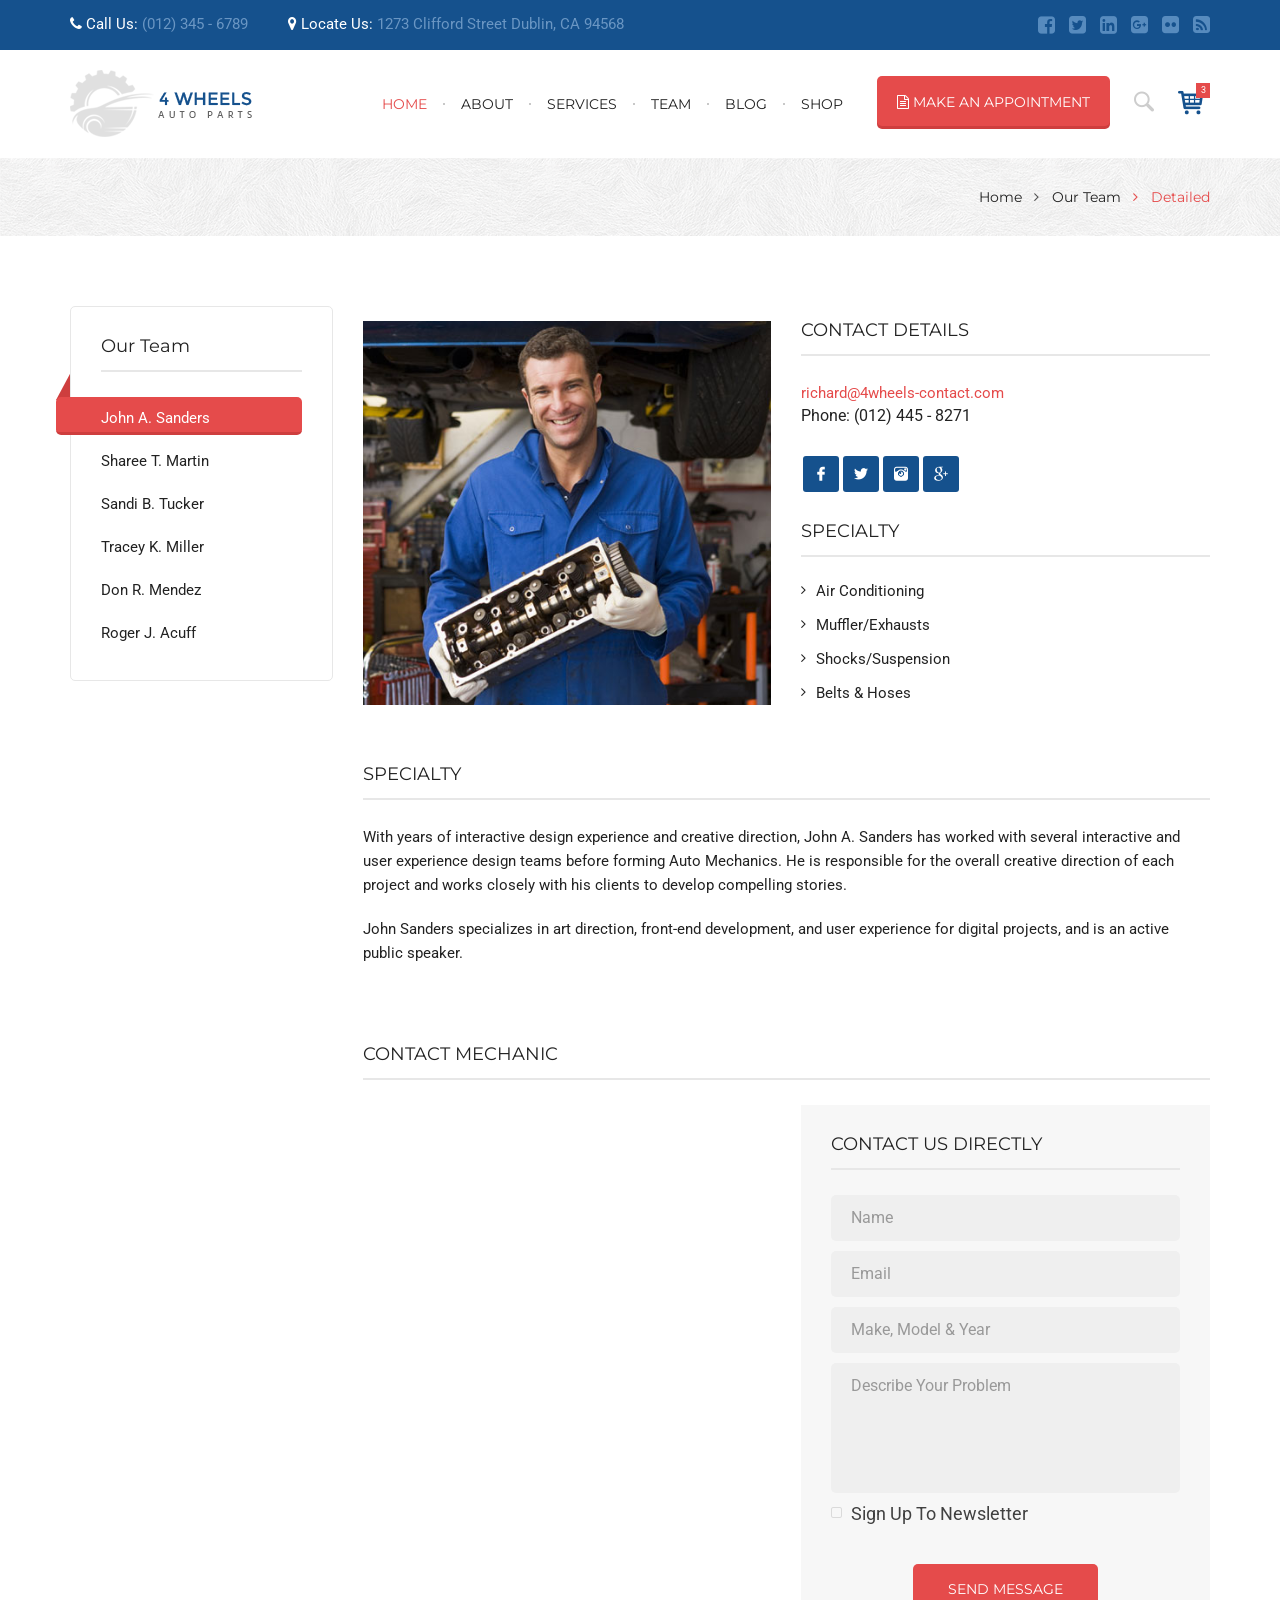
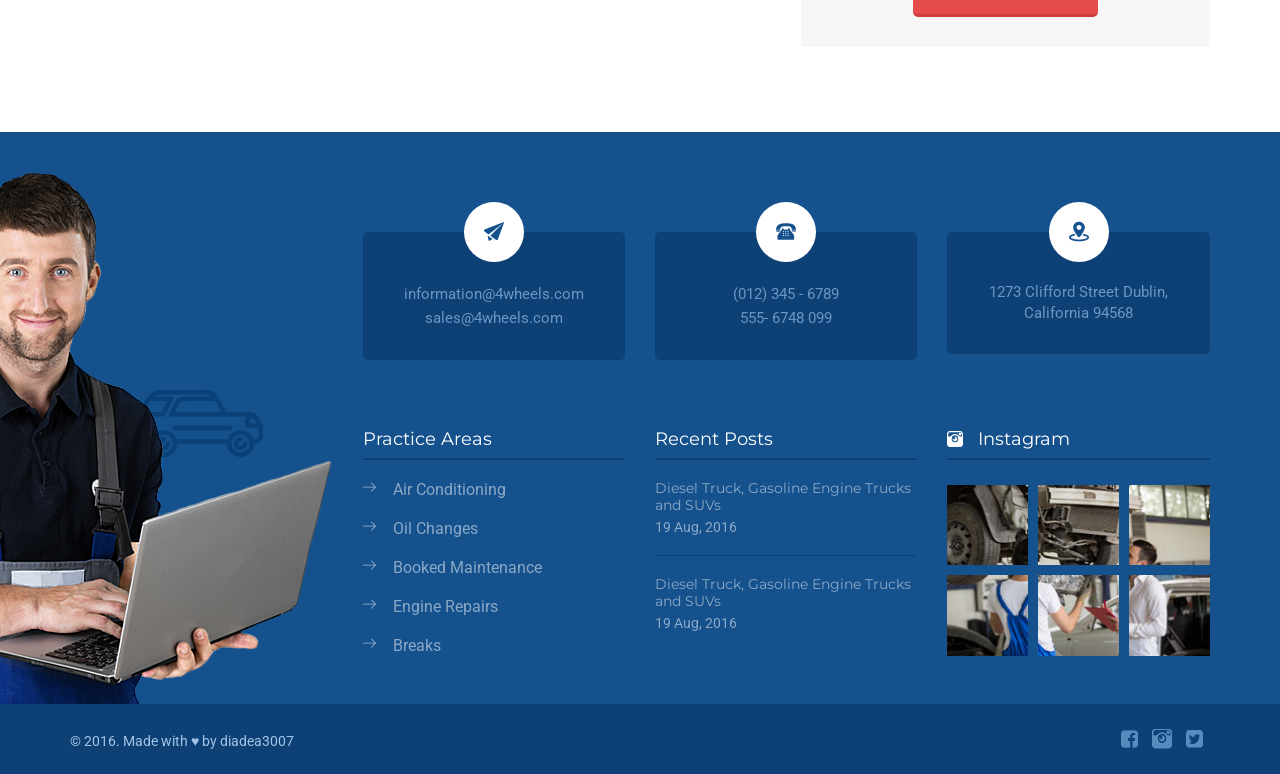
<file: public/team-detail.html>
<!doctype html>
<!--[if lt IE 7]>		<html class="no-js lt-ie9 lt-ie8 lt-ie7" lang="zxx"> <![endif]-->
<!--[if IE 7]>			<html class="no-js lt-ie9 lt-ie8" lang="zxx"> <![endif]-->
<!--[if IE 8]>			<html class="no-js lt-ie9" lang="zxx"> <![endif]-->
<!--[if gt IE 8]><!-->	<html class="no-js" lang="zxx"> <!--<![endif]-->
<head>
	<meta charset="utf-8">
	<meta http-equiv="X-UA-Compatible" content="IE=edge">
	<title>BootStrap HTML5 CSS3 Theme</title>
	<meta name="description" content="">
	<meta name="viewport" content="width=device-width, initial-scale=1">
	<link rel="apple-touch-icon" href="apple-touch-icon.png">
	<link rel="stylesheet" href="css/bootstrap.min.css">
	<link rel="stylesheet" href="css/normalize.css">
	<link rel="stylesheet" href="css/font-awesome.min.css">
	<link rel="stylesheet" href="css/flaticon.css">
	<link rel="stylesheet" href="css/transitions.css">
	<link rel="stylesheet" href="css/jquery-ui.css">
	<link rel="stylesheet" href="css/owl.carousel.css">
	<link rel="stylesheet" href="css/owl.theme.css">
	<link rel="stylesheet" href="css/fullcalendar.css">
	<link rel="stylesheet" href="style.css">
	<link rel="stylesheet" href="css/color.css">
	<link rel="stylesheet" href="css/responsive.css">
	<script src="js/vendor/modernizr-2.8.3-respond-1.4.2.min.js"></script>
</head>
<body>
	<!--[if lt IE 8]>
		<p class="browserupgrade">You are using an <strong>outdated</strong> browser. Please <a href="http://browsehappy.com/">upgrade your browser</a> to improve your experience.</p>
	<![endif]-->
	<!--************************************
			Wrapper Start
	*************************************-->
	<div id="th-wrapper" class="th-wrapper th-haslayout">
		<!--************************************
				Header Start
		*************************************-->
		<header id="th-header" class="th-header th-haslayout">
			<div class="container">
				<div class="row">
					<div class="col-xs-12">
						<div class="th-topbar">
							<ul class="th-contactinfo">
								<li>
									<i class="fa fa-phone"></i>
									<span><em>Call Us:</em> (012) 345 - 6789</span>
								</li>
								<li>
									<i class="fa fa-map-marker"></i>
									<span><em>Locate Us:</em> 1273 Clifford Street Dublin, CA 94568</span>
								</li>
							</ul>
							<ul class="th-socialicons">
								<li><a href="#"><i class="fa fa-facebook-square"></i></a></li>
								<li><a href="#"><i class="fa fa-twitter-square"></i></a></li>
								<li><a href="#"><i class="fa fa-linkedin-square"></i></a></li>
								<li><a href="#"><i class="fa fa-google-plus-square"></i></a></li>
								<li><a href="#"><i class="fa fa-flickr"></i></a></li>
								<li><a href="#"><i class="fa fa-rss-square"></i></a></li>
							</ul>
						</div>
					</div>
				</div>
			</div>
			<div class="th-navigationarea">
				<div class="container">
					<div class="row">
						<div class="col-sm-12 col-xs-12">
							<strong class="th-logo">
								<a href="index.html"><img src="images/logo.png" alt="image description"></a>
							</strong>
							<div class="th-rightbox">
								<a class="th-btn" href="javascript:void(0);" data-toggle="modal" data-target="#th-modalappointment">
									<i class="fa fa-file-text-o"></i>
									<span>make an appointment</span>
								</a>
								<div class="tg-searchdropdown">
									<a id="tg-search" class="tg-btnsearch" href="javascript:void(0)" data-toggle="dropdown" aria-haspopup="true" aria-expanded="false">
										<i class="flaticon-tool"></i>
									</a>
									<div class="tg-dropdownsearch dropdown-menu" aria-labelledby="tg-search">
										<form>
											<fieldset>
												<input type="search" class="form-control" name="search" placeholder="Search">
											</fieldset>
										</form>
									</div>
								</div>
								<div class="dropdown th-minicartdropdown">
									<a href="javascript:void(0);" id="th-minicart" class="th-btnminicart" data-toggle="dropdown" aria-haspopup="true" aria-expanded="false">
										<i class="flaticon-shop"></i>
										<span class="th-badge">3</span>
									</a>
									<div class="dropdown-menu th-minicartcontent" aria-labelledby="th-minicart">
										<span class="th-minicarttitle">You have <em>3 items</em> in the cart</span>
										<ul>
											<li>
												<figure>
													<a href="#">
														<img src="images/thumbnails/img-01.jpg" alt="image description">
													</a>
												</figure>
												<div class="th-minicartproductinfo">
													<div class="th-producttitle">
														<h3><a href="#">Aftermarket Alternator</a></h3>
													</div>
													<div class="th-productrating"><span class="th-stars"><span></span></span></div>
													<div class="th-productprice">
														<span>$25.00</span>
														<del>$30.00</del>
													</div>
												</div>
											</li>
											<li>
												<figure>
													<a href="#">
														<img src="images/thumbnails/img-02.jpg" alt="image description">
													</a>
												</figure>
												<div class="th-minicartproductinfo">
													<div class="th-producttitle">
														<h3><a href="#">Aftermarket Alternator</a></h3>
													</div>
													<div class="th-productrating"><span class="th-stars"><span></span></span></div>
													<div class="th-productprice">
														<span>$25.00</span>
														<del>$30.00</del>
													</div>
												</div>
											</li>
											<li>
												<figure>
													<a href="#">
														<img src="images/thumbnails/img-03.jpg" alt="image description">
													</a>
												</figure>
												<div class="th-minicartproductinfo">
													<div class="th-producttitle">
														<h3><a href="#">Aftermarket Alternator</a></h3>
													</div>
													<div class="th-productrating"><span class="th-stars"><span></span></span></div>
													<div class="th-productprice">
														<span>$25.00</span>
														<del>$30.00</del>
													</div>
												</div>
											</li>
										</ul>
										<div class="th-minicarttotal">
											<span class="th-totalamount">Subtotal: $1343</span>
											<a class="th-btn" href="#">checkout</a>
										</div>
									</div>
								</div>
							</div>
							<nav id="th-nav" class="th-nav">
								<div class="navbar-header">
									<button type="button" class="navbar-toggle collapsed" data-toggle="collapse" data-target="#th-navigation" aria-expanded="false">
										<span class="sr-only">Toggle navigation</span>
										<span class="icon-bar"></span>
										<span class="icon-bar"></span>
										<span class="icon-bar"></span>
									</button>
								</div>
								<div class="th-navigation collapse navbar-collapse" id="th-navigation">
									<ul>
										<li class="th-hasddropdown th-active">
											<a href="#">home</a>
											<ul class="th-dropdownmenu">
												<li><a href="index.html">Index verision One</a></li>
												<li><a href="index-header2.html">Index verision Two</a></li>
												<li><a href="index2.html">Index verision Three</a></li>
												<li class="th-hasddropdown">
													<a href="index2.html">Other Pages</a>
													<ul class="th-dropdownmenu">
														<li><a href="ourteam.html">shortcodes</a></li>
														<li><a href="ourteam-v2.html">slider verision One</a></li>
														<li><a href="team-detail.html">slider verision One</a></li>
														<li><a href="team-detail.html">commingsoon</a></li>
														<li><a href="team-detail.html">contact us</a></li>
														<li><a href="team-detail.html">Header Footer verision</a></li>
													</ul>
												</li>
											</ul>
										</li>
										<li><a href="aboutus.html">about</a></li>
										<li><a href="services.html">services</a></li>
										<li class="th-hasddropdown">
											<a href="#">team</a>
											<ul class="th-dropdownmenu">
												<li><a href="ourteam.html">Team verision One</a></li>
												<li><a href="ourteam-v2.html">Team verision Two</a></li>
												<li><a href="team-detail.html">Team Detail</a></li>
											</ul>
										</li>
										<li class="th-hasddropdown">
											<a href="#">blog</a>
											<ul class="th-dropdownmenu">
												<li><a href="bloglist.html">Blog list</a></li>
												<li><a href="bloggrid.html">blog grid</a></li>
												<li><a href="postsingle.html">Blog detail</a></li>
											</ul>
										</li>
										<li class="th-hasddropdown">
											<a href="#">shop</a>
											<ul class="th-dropdownmenu">
												<li><a href="shop.html">shop</a></li>
												<li><a href="product-single.html">Product Detail</a></li>
											</ul>
										</li>
									</ul>
								</div>
							</nav>
						</div>
					</div>
				</div>
			</div>
		</header>
		<!--************************************
				Header End
		*************************************-->
		<!--************************************
				Inner Page Banner End
		*************************************-->
		<div id="th-innerbanner" class="th-innerbanner">
			<div class="container">
				<div class="row">
					<div class="col-sm-12 col-xs-12">
						<ol class="th-breadcrumb">
							<li><a href="#">home</a></li>
							<li><a href="#">Our Team</a></li>
							<li class="th-active">detailed</li>
						</ol>
					</div>
				</div>
			</div>
		</div>
		<!--************************************
				Inner Page Banner End
		*************************************-->
		<!--************************************
				Main Start
		*************************************-->
		<main id="th-main" class="th-main th-haslayout">
			<div class="container">
				<div class="row">
				<div id="th-twocolumns" class="th-twocolumns">
					<div class="col-md-9 col-sm-8 col-xs-12 pull-right">
						<div class="row">
							<div id="th-content" class="th-content">
								<div class="th-teammember th-teammemberdetail">
									<div class="col-sm-6 col-xs-12">
										<figure><img src="images/team/img-05.jpg" alt="image description"></figure>
									</div>
									<div class="col-sm-6 col-xs-12">
										<div class="th-widgettitle">
											<h3>Contact Details</h3>
										</div>
										<div class="th-teammemberemail"><a href="#">richard@4wheels-contact.com</a></div>
										<div class="th-teammemberphone"><span>Phone: (012) 445 - 8271</span></div>
										<ul class="th-socialiconslg">
											<li><a href="#"><i class="flaticon-social-4"></i></a></li>
											<li><a href="#"><i class="flaticon-social-5"></i></a></li>
											<li><a href="#"><i class="flaticon-icon-1394"></i></a></li>
											<li><a href="#"><i class="flaticon-social-6"></i></a></li>
										</ul>
										<div class="th-widgettitle">
											<h3>Specialty</h3>
										</div>
										<ul class="th-listrightangle">
											<li><a href="#">Air Conditioning</a></li>
											<li><a href="#">Muffler/Exhausts</a></li>
											<li><a href="#">Shocks/Suspension</a></li>
											<li><a href="#">Belts &amp; Hoses</a></li>
										</ul>
									</div>
									<div class="col-sm-12 col-xs-12">
										<div class="th-widgettitle">
											<h3>Specialty</h3>
										</div>
										<div class="th-description">
											<p>With years of interactive design experience and creative direction, John A. Sanders has worked with several interactive and user experience design teams before forming Auto Mechanics. He is responsible for the overall creative direction of each project and works closely with his clients to develop compelling stories. </p>
											<p>John Sanders specializes in art direction, front-end development, and user experience for digital projects, and is an active public speaker.</p>
										</div>
										<div class="th-widgettitle">
											<h3>contact Mechanic</h3>
										</div>
										<div class="row">
											<div class="col-md-6 col-sm-12 col-xs-12">
												<div id="th-calendar" class="th-calendar"></div>
											</div>
											<div class="col-md-6 col-sm-12 col-xs-12">
												<div class="th-formbox">
													<div class="th-widgettitle">
														<h3>Contact Us Directly</h3>
													</div>
													<form id="th-formleavereview" class="th-formleavereview">
														<fieldset>
															<div class="form-group">
																<input type="text" name="Name" class="form-control" placeholder="Name">
															</div>
															<div class="form-group">
																<input type="email" name="email" class="form-control" placeholder="Email">
															</div>
															<div class="form-group">
																<input type="text" name="makemodelyear" class="form-control" placeholder="Make, model & year">
															</div>
															<div class="form-group">
																<textarea class="form-control" placeholder="Describe your problem"></textarea>
															</div>
															<div class="form-group">
																<span class="th-checkbox">
																	<input type="checkbox" name="letter" id="letter" value="yes">
																	<label for="letter">Sign Up to Newsletter</label>
																</span>
															</div>
															<button type="submit" class="th-btnaddtocart"><span>Send Message</span></button>
														</fieldset>
													</form>
												</div>
											</div>
										</div>
									</div>
								</div>
							</div>
						</div>
					</div>
					<div class="col-md-3 col-sm-4 col-xs-12 pull-left">
						<aside id="th-sidebar" class="th-sidebar">
							<div class="th-widget">
								<div class="th-widgettitle">
									<h3>Our team</h3>
								</div>
								<div class="th-widgetcontent th-widgetourteam">
									<ul>
										<li class="th-active"><a href="#">John A. Sanders</a></li>
										<li><a href="#">Sharee T. Martin</a></li>
										<li><a href="#">Sandi B. Tucker</a></li>
										<li><a href="#">Tracey K. Miller</a></li>
										<li><a href="#">Don R. Mendez</a></li>
										<li><a href="#">Roger J. Acuff</a></li>
									</ul>
								</div>
							</div>
						</aside>
					</div>
				</div>
				</div>
			</div>
		</main>
		<!--************************************
				Main End
		*************************************-->
		<!--************************************
				Footer Start
		*************************************-->
		<footer id="th-footer" class="th-footer th-haslayout">
			<div class="container">
				<div class="row">
					<div class="th-fourcolumns">
						<div class="col-md-3 col-sm-12 col-xs-12 hidden-sm hidden-xs">
							<div class="th-fcol">
								<figure><img src="images/img-01.png" alt="image description"></figure>
							</div>
						</div>
						<div class="col-md-9 col-sm-12 col-xs-12">
							<div class="row">
								<div class="th-addressbox">
									<div class="col-sm-4">
										<div class="th-address">
											<span class="th-icon"><i class="flaticon-symbol"></i></span>
											<span class="th-email"><a href="information@4wheels.com">information@4wheels.com</a></span>
											<span class="th-email"><a href="sales@4wheels.com">sales@4wheels.com</a></span>
										</div>
									</div>
									<div class="col-sm-4">
										<div class="th-address">
											<span class="th-icon"><i class="flaticon-technology-3"></i></span>
											<span class="th-email">(012) 345 - 6789</span>
											<span class="th-email">555- 6748 099</span>
										</div>
									</div>
									<div class="col-sm-4">
										<div class="th-address">
											<span class="th-icon"><i class="flaticon-location-1"></i></span>
											<address>1273 Clifford Street Dublin, California 94568</address>
										</div>
									</div>
								</div>
								<div class="col-sm-4">
									<div class="th-fcol th-widget">
										<div class="th-bordertitle">
											<h3>Practice Areas</h3>
										</div>
										<ul class="th-practicearea">
											<li><a href="#">Air Conditioning</a></li>
											<li><a href="#">Oil Changes</a></li>
											<li><a href="#">Booked Maintenance</a></li>
											<li><a href="#">Engine Repairs</a></li>
											<li><a href="#">Breaks</a></li>
										</ul>
									</div>
								</div>
								<div class="col-sm-4">
									<div class="th-fcol th-widget">
										<div class="th-bordertitle">
											<h3>Recent Posts</h3>
										</div>
										<ul class="th-recentposts">
											<li>
												<h4><a href="#">Diesel Truck, Gasoline Engine Trucks and SUVs</a></h4>
												<time datetime="2016-10-10">19 Aug, 2016</time>
											</li>
											<li>
												<h4><a href="#">Diesel Truck, Gasoline Engine Trucks and SUVs</a></h4>
												<time datetime="2016-10-10">19 Aug, 2016</time>
											</li>
										</ul>
									</div>
								</div>
								<div class="col-sm-4">
									<div class="th-fcol th-widget">
										<div class="th-bordertitle">
											<h3><i class="flaticon-icon-1394"></i>Instagram</h3>
										</div>
										<ul class="th-instagramgallery">
											<li><figure><a href="#"><img src="images/thumbnails/img-04.jpg" alt="image description"></a></figure></li>
											<li><figure><a href="#"><img src="images/thumbnails/img-05.jpg" alt="image description"></a></figure></li>
											<li><figure><a href="#"><img src="images/thumbnails/img-06.jpg" alt="image description"></a></figure></li>
											<li><figure><a href="#"><img src="images/thumbnails/img-07.jpg" alt="image description"></a></figure></li>
											<li><figure><a href="#"><img src="images/thumbnails/img-08.jpg" alt="image description"></a></figure></li>
											<li><figure><a href="#"><img src="images/thumbnails/img-09.jpg" alt="image description"></a></figure></li>
										</ul>
									</div>
								</div>
							</div>
						</div>
					</div>
				</div>
			</div>
			<div class="th-footerbar">
				<div class="container">
					<div class="row">
						<div class="col-sm-12 col-xs-12">
							<span class="th-copyright">&copy; 2016. Made with &hearts; by diadea3007</span>
							<ul class="th-socialicons">
								<li><a href="#"><i class="fa fa-facebook-square"></i></a></li>
								<li><a href="#"><i class="flaticon-icon-1394"></i></a></li>
								<li><a href="#"><i class="fa fa-twitter-square"></i></a></li>
							</ul>
						</div>
					</div>
				</div>
			</div>
		</footer>
		<!--************************************
				Footer End
		*************************************-->
	</div>
	<!--************************************
			Wrapper End
	*************************************-->
	<!--************************************
			LightBox Start
	*************************************-->
	<div class="modal fade th-modalappointment" id="th-modalappointment" tabindex="-1" role="dialog" aria-labelledby="myModalLabel">
		<div class="modal-dialog th-modaldialogappointment" role="document">
			<div class="modal-content th-modalcontentappointment">
				<button type="button" class="close" data-dismiss="modal" aria-label="Close"><span aria-hidden="true">&times;</span></button>
				<div class="th-sectionheading">
					<h2>AUTOMOTIVE MAINTENANCe <span>SERVICE &amp; REPAIR</span></h2>
				</div>
				<form id="th-formappointment" class="th-formappointment th-formstylone">
					<fieldset>
						<h3>Request Appointment For</h3>
						<div class="row">
							<div class="col-sm-6">
								<div class="form-group">
									<label>First Name:</label>
									<input type="text" class="form-control" name="firstname">
								</div>
								<div class="form-group">
									<label>Last Name:</label>
									<input type="text" class="form-control" name="lastname">
								</div>
								<div class="form-group">
									<div class="th-fieldtitle">Preferred Contact Method:</div>
									<span class="th-select">
										<select>
											<option>Any</option>
											<option>Any</option>
											<option>Any</option>
										</select>
									</span>
								</div>
								<div class="form-group">
									<div class="th-fieldtitle">Vehicle:</div>
									<span class="th-select">
										<select>
											<option>Type, Year, Make &amp; Model</option>
											<option>Type, Year, Make &amp; Model</option>
											<option>Type, Year, Make &amp; Model</option>
										</select>
									</span>
								</div>
							</div>
							<div class="col-sm-6">
								<div class="form-group">
									<label>Phone:</label>
									<input type="text" class="form-control" name="phone">
								</div>
								<div class="form-group">
									<label>Email:</label>
									<input type="email" class="form-control" name="email">
								</div>
								<div class="form-group">
									<div class="th-oprationhour">
										<h4>Hours of Operation</h4>
										<div class="th-timing">
											<span>Mon-Fri: 8am-6pm</span>
											<span>Saturday: By Appointment</span>
											<div class="th-holiday"><span>Sunday: </span><span>Closed</span></div>
										</div>
									</div>
								</div>
							</div>
						</div>
					</fieldset>
					<fieldset>
						<h3>What Time Would You Like to Drop Off Your Vehicle?</h3>
						<div class="row">
							<div class="col-sm-6">
								<div class="form-group">
									<label>Select Date:</label>
									<input type="text" class="form-control" name="firstname">
								</div>
							</div>
							<div class="col-sm-6">
								<div class="form-group">
									<label>Select Time:</label>
									<input type="text" class="form-control" name="phone">
								</div>
							</div>
						</div>
					</fieldset>
					<fieldset>
						<h3>Service Requested</h3>
						<div class="form-group"><textarea class="form-control" placeholder="Include any comments / special requests"></textarea></div>
					</fieldset>
					<button type="submit" class="th-btn">
						<i class="fa fa-file-text-o"></i>
						<span>book an appointment</span>
					</button>
				</form>
			</div>
		</div>
	</div>
	<!--************************************
			LightBox End
	*************************************-->
	<script src="js/vendor/jquery-library.min.js"></script>
	<script src="js/vendor/bootstrap.min.js"></script>
	<script src="http://maps.google.com/maps/api/js?key=AIzaSyCR-KEWAVCn52mSdeVeTqZjtqbmVJyfSus&language=en"></script>
	<script src="js/owl.carousel.min.js"></script>
	<script src="js/finalcountdown.js"></script>
	<script src="js/parallax.min.js"></script>
	<script src="js/jquery-ui.js"></script>
	<script src="js/gmap3.js"></script>
	<script src="js/moment.min.js"></script>
	<script src="js/fullcalendar.min.js"></script>
	<script src="js/function.js"></script>
</body>
</html>
</file>
<file: public/css/flaticon.css>
/*
 Flaticon icon font: Flaticon
 Creation date: 13/09/2016 13:39
*/
@font-face {
	font-family: "Flaticon";
	src: url("../fonts/Flaticon.eot");
	src: url("../fonts/Flaticon.eot?#iefix") format("embedded-opentype"),
		 url("../fonts/Flaticon.woff") format("woff"),
		 url("../fonts/Flaticon.ttf") format("truetype"),
		 url("../fonts/Flaticon.svg#Flaticon") format("svg");
	font-weight: normal;
	font-style: normal;
}
@media screen and (-webkit-min-device-pixel-ratio:0) {
	@font-face {
		font-family: "Flaticon";
		src: url("./Flaticon.svg#Flaticon") format("svg");
	}
}
[class^="flaticon-"]:before,
[class*=" flaticon-"]:before,
[class^="flaticon-"]:after,
[class*=" flaticon-"]:after{
	font-family: Flaticon;
	font-size: 20px;
	font-style: normal;
}
.flaticon-arrows:before { content: "\f100"; }
.flaticon-arrows-1:before { content: "\f101"; }
.flaticon-arrows-2:before { content: "\f102"; }
.flaticon-arrows-3:before { content: "\f103"; }
.flaticon-arrows-4:before { content: "\f104"; }
.flaticon-avatar:before { content: "\f105"; }
.flaticon-clock:before { content: "\f106"; }
.flaticon-cogwheel:before { content: "\f107"; }
.flaticon-cogwheel-1:before { content: "\f108"; }
.flaticon-communication:before { content: "\f109"; }
.flaticon-cross:before { content: "\f10a"; }
.flaticon-dog:before { content: "\f10b"; }
.flaticon-favorite:before { content: "\f10c"; }
.flaticon-folder:before { content: "\f10d"; }
.flaticon-gasoline:before { content: "\f10e"; }
.flaticon-hot:before { content: "\f10f"; }
.flaticon-icon-1283:before { content: "\f110"; }
.flaticon-icon-1394:before { content: "\f111"; }
.flaticon-interface:before { content: "\f112"; }
.flaticon-interface-1:before { content: "\f113"; }
.flaticon-interface-2:before { content: "\f114"; }
.flaticon-interface-3:before { content: "\f115"; }
.flaticon-line:before { content: "\f116"; }
.flaticon-lines:before { content: "\f117"; }
.flaticon-link:before { content: "\f118"; }
.flaticon-location:before { content: "\f119"; }
.flaticon-location-1:before { content: "\f11a"; }
.flaticon-logo:before { content: "\f11b"; }
.flaticon-nature:before { content: "\f11c"; }
.flaticon-paper:before { content: "\f11d"; }
.flaticon-people:before { content: "\f11e"; }
.flaticon-play:before { content: "\f11f"; }
.flaticon-shapes:before { content: "\f120"; }
.flaticon-shop:before { content: "\f121"; }
.flaticon-shopping:before { content: "\f122"; }
.flaticon-sign:before { content: "\f123"; }
.flaticon-signs:before { content: "\f124"; }
.flaticon-signs-1:before { content: "\f125"; }
.flaticon-social:before { content: "\f126"; }
.flaticon-social-1:before { content: "\f127"; }
.flaticon-social-2:before { content: "\f128"; }
.flaticon-social-3:before { content: "\f129"; }
.flaticon-social-4:before { content: "\f12a"; }
.flaticon-social-5:before { content: "\f12b"; }
.flaticon-social-6:before { content: "\f12c"; }
.flaticon-symbol:before { content: "\f12d"; }
.flaticon-technology:before { content: "\f12e"; }
.flaticon-technology-1:before { content: "\f12f"; }
.flaticon-technology-2:before { content: "\f130"; }
.flaticon-technology-3:before { content: "\f131"; }
.flaticon-technology-4:before { content: "\f132"; }
.flaticon-text:before { content: "\f133"; }
.flaticon-three:before { content: "\f134"; }
.flaticon-time:before { content: "\f135"; }
.flaticon-tool:before { content: "\f136"; }
.flaticon-tool-1:before { content: "\f137"; }
.flaticon-tool-2:before { content: "\f138"; }
.flaticon-tool-3:before { content: "\f139"; }
.flaticon-tool-4:before { content: "\f13a"; }
.flaticon-tool-5:before { content: "\f13b"; }
.flaticon-tool-6:before { content: "\f13c"; }
.flaticon-transport:before { content: "\f13d"; }
.flaticon-transport-1:before { content: "\f13e"; }
.flaticon-vehicle:before { content: "\f13f"; }
.flaticon-web:before { content: "\f140"; }
.flaticon-wrench:before { content: "\f141"; }
</file>
<file: public/css/transitions.css>
*:after,
*:before,
p a,
a,
.th-minicartcontent,
.th-btnwhite,
.th-serviceimg a img,
.th-makesmodels figure a img,
.owl-theme .owl-controls .owl-buttons div span,
.owl-theme .owl-controls .owl-buttons div span,
.th-socialiconslg li a,
.th-socialiconslg li a i,
.th-teammember figure figcaption,
.th-teammember figure img,
.th-productimg img,
.th-btnaddtocart,
.th-postimg figcaption,
.th-widgetcontent ul li a,
.th-productimg figcaption,
.th-listrightangle li a,
.th-slidertwo .owl-theme .owl-controls .owl-page span,
.th-paginationborder .owl-controls .owl-page span,
.th-themetabnav li a,
.th-pplan h2,
.mega-menu,
.th-dropdownmenu{
	-webkit-transition: all 300ms ease-in-out;
	-moz-transition: all 300ms ease-in-out;
	-ms-transition: all 300ms ease-in-out;
	-o-transition: all 300ms ease-in-out;
	transition: all 300ms ease-in-out;
}
.owl-origin {
	-webkit-perspective: 1200px;
	-webkit-perspective-origin-x : 50%;
	-webkit-perspective-origin-y : 50%;
	-moz-perspective : 1200px;
	-moz-perspective-origin-x : 50%;
	-moz-perspective-origin-y : 50%;
	perspective : 1200px;
}
/* fade */
.owl-fade-out {
	z-index: 10;
	-webkit-animation: fadeOut .7s both ease;
	-moz-animation: fadeOut .7s both ease;
	animation: fadeOut .7s both ease;
}
.owl-fade-in {
	-webkit-animation: fadeIn .7s both ease;
	-moz-animation: fadeIn .7s both ease;
	animation: fadeIn .7s both ease;
}
/* backSlide */
.owl-backSlide-out {
	-webkit-animation: backSlideOut 1s both ease;
	-moz-animation: backSlideOut 1s both ease;
	animation: backSlideOut 1s both ease;
}
.owl-backSlide-in {
	-webkit-animation: backSlideIn 1s both ease;
	-moz-animation: backSlideIn 1s both ease;
	animation: backSlideIn 1s both ease;
}
/* goDown */
.owl-goDown-out {
	-webkit-animation: scaleToFade .7s ease both;
	-moz-animation: scaleToFade .7s ease both;
	animation: scaleToFade .7s ease both;
}
.owl-goDown-in {
	-webkit-animation: goDown .6s ease both;
	-moz-animation: goDown .6s ease both;
	animation: goDown .6s ease both;
}
/* scaleUp */
.owl-fadeUp-in {
	-webkit-animation: scaleUpFrom .5s ease both;
	-moz-animation: scaleUpFrom .5s ease both;
	animation: scaleUpFrom .5s ease both;
}
.owl-fadeUp-out {
	-webkit-animation: scaleUpTo .5s ease both;
	-moz-animation: scaleUpTo .5s ease both;
	animation: scaleUpTo .5s ease both;
}
/* Keyframes */
/*empty*/
@-webkit-keyframes empty {0% {opacity: 1}}
@-moz-keyframes empty {0% {opacity: 1}}
@keyframes empty {0% {opacity: 1}}
@-webkit-keyframes fadeIn {
	0% { opacity:0; }
	100% { opacity:1; }
}
@-moz-keyframes fadeIn {
	0% { opacity:0; }
	100% { opacity:1; }
}
@keyframes fadeIn {
	0% { opacity:0; }
	100% { opacity:1; }
}
@-webkit-keyframes fadeOut {
	0% { opacity:1; }
	100% { opacity:0; }
}
@-moz-keyframes fadeOut {
	0% { opacity:1; }
	100% { opacity:0; }
}
@keyframes fadeOut {
	0% { opacity:1; }
	100% { opacity:0; }
}
@-webkit-keyframes backSlideOut {
	25% { opacity: .5; -webkit-transform: translateZ(-500px); }
	75% { opacity: .5; -webkit-transform: translateZ(-500px) translateX(-200%); }
	100% { opacity: .5; -webkit-transform: translateZ(-500px) translateX(-200%); }
}
@-moz-keyframes backSlideOut {
	25% { opacity: .5; -moz-transform: translateZ(-500px); }
	75% { opacity: .5; -moz-transform: translateZ(-500px) translateX(-200%); }
	100% { opacity: .5; -moz-transform: translateZ(-500px) translateX(-200%); }
}
@keyframes backSlideOut {
	25% { opacity: .5; transform: translateZ(-500px); }
	75% { opacity: .5; transform: translateZ(-500px) translateX(-200%); }
	100% { opacity: .5; transform: translateZ(-500px) translateX(-200%); }
}
@-webkit-keyframes backSlideIn {
	0%, 25% { opacity: .5; -webkit-transform: translateZ(-500px) translateX(200%); }
	75% { opacity: .5; -webkit-transform: translateZ(-500px); }
	100% { opacity: 1; -webkit-transform: translateZ(0) translateX(0); }
}
@-moz-keyframes backSlideIn {
	0%, 25% { opacity: .5; -moz-transform: translateZ(-500px) translateX(200%); }
	75% { opacity: .5; -moz-transform: translateZ(-500px); }
	100% { opacity: 1; -moz-transform: translateZ(0) translateX(0); }
}
@keyframes backSlideIn {
	0%, 25% { opacity: .5; transform: translateZ(-500px) translateX(200%); }
	75% { opacity: .5; transform: translateZ(-500px); }
	100% { opacity: 1; transform: translateZ(0) translateX(0); }
}
@-webkit-keyframes scaleToFade {to { opacity: 0; -webkit-transform: scale(.8); }}
@-moz-keyframes scaleToFade {to { opacity: 0; -moz-transform: scale(.8); }}
@keyframes scaleToFade {to { opacity: 0; transform: scale(.8); }}
@-webkit-keyframes goDown {from { -webkit-transform: translateY(-100%); }}
@-moz-keyframes goDown {from { -moz-transform: translateY(-100%); }}
@keyframes goDown {from { transform: translateY(-100%); }}
@-webkit-keyframes scaleUpFrom {from { opacity: 0; -webkit-transform: scale(1.5); }}
@-moz-keyframes scaleUpFrom {from { opacity: 0; -moz-transform: scale(1.5); }}
@keyframes scaleUpFrom {from { opacity: 0; transform: scale(1.5); }}
@-webkit-keyframes scaleUpTo {to { opacity: 0; -webkit-transform: scale(1.5); }}
@-moz-keyframes scaleUpTo {to { opacity: 0; -moz-transform: scale(1.5); }}
@keyframes scaleUpTo {to { opacity: 0; transform: scale(1.5); }}
</file>
<file: public/css/fullcalendar.css>
/*!
 * FullCalendar v2.2.3 Stylesheet
 * Docs & License: http://arshaw.com/fullcalendar/
 * (c) 2013 Adam Shaw
 */


.fc {
	direction: ltr;
	text-align: left;
}

.fc-rtl {
	text-align: right;
}

body .fc { /* extra precedence to overcome jqui */
	font-size: 1em;
}


/* Colors
--------------------------------------------------------------------------------------------------*/

.fc-unthemed th,
.fc-unthemed td,
.fc-unthemed hr,
.fc-unthemed thead,
.fc-unthemed tbody,
.fc-unthemed .fc-row,
.fc-unthemed .fc-popover {
	border-color: #ddd;
}

.fc-unthemed .fc-popover {
	background-color: #fff;
}

.fc-unthemed hr,
.fc-unthemed .fc-popover .fc-header {
	background: #eee;
}

.fc-unthemed .fc-popover .fc-header .fc-close {
	color: #666;
}

.fc-unthemed .fc-today {
	background: #fcf8e3;
}

.fc-highlight { /* when user is selecting cells */
	background: #bce8f1;
	opacity: .3;
	filter: alpha(opacity=30); /* for IE */
}

.fc-bgevent { /* default look for background events */
	background: rgb(143, 223, 130);
	opacity: .3;
	filter: alpha(opacity=30); /* for IE */
}

.fc-nonbusiness { /* default look for non-business-hours areas */
	/* will inherit .fc-bgevent's styles */
	background: #ccc;
}


/* Icons (inline elements with styled text that mock arrow icons)
--------------------------------------------------------------------------------------------------*/

.fc-icon {
	display: inline-block;
	font-size: 2em;
	line-height: .5em;
	height: .5em; /* will make the total height 1em */
	font-family: "Courier New", Courier, monospace;
}

.fc-icon-left-single-arrow:after {
	content: "\02039";
	font-weight: bold;
}

.fc-icon-right-single-arrow:after {
	content: "\0203A";
	font-weight: bold;
}

.fc-icon-left-double-arrow:after {
	content: "\000AB";
}

.fc-icon-right-double-arrow:after {
	content: "\000BB";
}

.fc-icon-x:after {
	content: "\000D7";
}


/* Buttons (styled <button> tags, normalized to work cross-browser)
--------------------------------------------------------------------------------------------------*/

.fc button {
	/* force height to include the border and padding */
	-moz-box-sizing: border-box;
	-webkit-box-sizing: border-box;
	box-sizing: border-box;

	/* dimensions */
	margin: 0;
	height: 2.1em;
	padding: 0 .6em;

	/* text & cursor */
	font-size: 1em; /* normalize */
	white-space: nowrap;
	cursor: pointer;
}

/* Firefox has an annoying inner border */
.fc button::-moz-focus-inner { margin: 0; padding: 0; }
	
.fc-state-default { /* non-theme */
	border: 1px solid;
}

.fc-state-default.fc-corner-left { /* non-theme */
	border-top-left-radius: 4px;
	border-bottom-left-radius: 4px;
}

.fc-state-default.fc-corner-right { /* non-theme */
	border-top-right-radius: 4px;
	border-bottom-right-radius: 4px;
}

/* icons in buttons */

.fc button .fc-icon { /* non-theme */
	position: relative;
	top: .05em; /* seems to be a good adjustment across browsers */
	margin: 0 .1em;
}
	
/*
  button states
  borrowed from twitter bootstrap (http://twitter.github.com/bootstrap/)
*/

.fc-state-default {
	background-color: #f5f5f5;
	background-image: -moz-linear-gradient(top, #ffffff, #e6e6e6);
	background-image: -webkit-gradient(linear, 0 0, 0 100%, from(#ffffff), to(#e6e6e6));
	background-image: -webkit-linear-gradient(top, #ffffff, #e6e6e6);
	background-image: -o-linear-gradient(top, #ffffff, #e6e6e6);
	background-image: linear-gradient(to bottom, #ffffff, #e6e6e6);
	background-repeat: repeat-x;
	border-color: #e6e6e6 #e6e6e6 #bfbfbf;
	border-color: rgba(0, 0, 0, 0.1) rgba(0, 0, 0, 0.1) rgba(0, 0, 0, 0.25);
	color: #333;
	text-shadow: 0 1px 1px rgba(255, 255, 255, 0.75);
	box-shadow: inset 0 1px 0 rgba(255, 255, 255, 0.2), 0 1px 2px rgba(0, 0, 0, 0.05);
}

.fc-state-hover,
.fc-state-down,
.fc-state-active,
.fc-state-disabled {
	color: #333333;
	background-color: #e6e6e6;
}

.fc-state-hover {
	color: #333333;
	text-decoration: none;
	background-position: 0 -15px;
	-webkit-transition: background-position 0.1s linear;
	   -moz-transition: background-position 0.1s linear;
	     -o-transition: background-position 0.1s linear;
	        transition: background-position 0.1s linear;
}

.fc-state-down,
.fc-state-active {
	background-color: #cccccc;
	background-image: none;
	box-shadow: inset 0 2px 4px rgba(0, 0, 0, 0.15), 0 1px 2px rgba(0, 0, 0, 0.05);
}

.fc-state-disabled {
	cursor: default;
	background-image: none;
	opacity: 0.65;
	filter: alpha(opacity=65);
	box-shadow: none;
}


/* Buttons Groups
--------------------------------------------------------------------------------------------------*/

.fc-button-group {
	display: inline-block;
}

/*
every button that is not first in a button group should scootch over one pixel and cover the
previous button's border...
*/

.fc .fc-button-group > * { /* extra precedence b/c buttons have margin set to zero */
	float: left;
	margin: 0 0 0 -1px;
}

.fc .fc-button-group > :first-child { /* same */
	margin-left: 0;
}


/* Popover
--------------------------------------------------------------------------------------------------*/

.fc-popover {
	position: absolute;
	box-shadow: 0 2px 6px rgba(0,0,0,.15);
}

.fc-popover .fc-header {
	padding: 2px 4px;
}

.fc-popover .fc-header .fc-title {
	margin: 0 2px;
}

.fc-popover .fc-header .fc-close {
	cursor: pointer;
}

.fc-ltr .fc-popover .fc-header .fc-title,
.fc-rtl .fc-popover .fc-header .fc-close {
	float: left;
}

.fc-rtl .fc-popover .fc-header .fc-title,
.fc-ltr .fc-popover .fc-header .fc-close {
	float: right;
}

/* unthemed */

.fc-unthemed .fc-popover {
	border-width: 1px;
	border-style: solid;
}

.fc-unthemed .fc-popover .fc-header .fc-close {
	font-size: 25px;
	margin-top: 4px;
}

/* jqui themed */

.fc-popover > .ui-widget-header + .ui-widget-content {
	border-top: 0; /* where they meet, let the header have the border */
}


/* Misc Reusable Components
--------------------------------------------------------------------------------------------------*/

.fc hr {
	height: 0;
	margin: 0;
	padding: 0 0 2px; /* height is unreliable across browsers, so use padding */
	border-style: solid;
	border-width: 1px 0;
}

.fc-clear {
	clear: both;
}

.fc-bg,
.fc-bgevent-skeleton,
.fc-highlight-skeleton,
.fc-helper-skeleton {
	/* these element should always cling to top-left/right corners */
	position: absolute;
	top: 0;
	left: 0;
	right: 0;
}

.fc-bg {
	bottom: 0; /* strech bg to bottom edge */
}

.fc-bg table {
	height: 100%; /* strech bg to bottom edge */
}


/* Tables
--------------------------------------------------------------------------------------------------*/

.fc table {
	width: 100%;
	table-layout: fixed;
	border-collapse: collapse;
	border-spacing: 0;
	font-size: 1em; /* normalize cross-browser */
}

.fc th {
	text-align: center;
}

.fc th,
.fc td {
	border-style: solid;
	border-width: 1px;
	padding: 0;
	vertical-align: top;
}

.fc td.fc-today {
	border-style: double; /* overcome neighboring borders */
}


/* Fake Table Rows
--------------------------------------------------------------------------------------------------*/

.fc .fc-row { /* extra precedence to overcome themes w/ .ui-widget-content forcing a 1px border */
	/* no visible border by default. but make available if need be (scrollbar width compensation) */
	border-style: solid;
	border-width: 0;
}

.fc-row table {
	/* don't put left/right border on anything within a fake row.
	   the outer tbody will worry about this */
	border-left: 0 hidden transparent;
	border-right: 0 hidden transparent;

	/* no bottom borders on rows */
	border-bottom: 0 hidden transparent; 
}

.fc-row:first-child table {
	border-top: 0 hidden transparent; /* no top border on first row */
}


/* Day Row (used within the header and the DayGrid)
--------------------------------------------------------------------------------------------------*/

.fc-row {
	position: relative;
}

.fc-row .fc-bg {
	z-index: 1;
}

/* highlighting cells & background event skeleton */

.fc-row .fc-bgevent-skeleton,
.fc-row .fc-highlight-skeleton {
	bottom: 0; /* stretch skeleton to bottom of row */
}

.fc-row .fc-bgevent-skeleton table,
.fc-row .fc-highlight-skeleton table {
	height: 100%; /* stretch skeleton to bottom of row */
}

.fc-row .fc-highlight-skeleton td,
.fc-row .fc-bgevent-skeleton td {
	border-color: transparent;
}

.fc-row .fc-bgevent-skeleton {
	z-index: 2;

}

.fc-row .fc-highlight-skeleton {
	z-index: 3;
}

/*
row content (which contains day/week numbers and events) as well as "helper" (which contains
temporary rendered events).
*/

.fc-row .fc-content-skeleton {
	position: relative;
	z-index: 4;
	padding-bottom: 2px; /* matches the space above the events */
}

.fc-row .fc-helper-skeleton {
	z-index: 5;
}

.fc-row .fc-content-skeleton td,
.fc-row .fc-helper-skeleton td {
	/* see-through to the background below */
	background: none; /* in case <td>s are globally styled */
	border-color: transparent;

	/* don't put a border between events and/or the day number */
	border-bottom: 0;
}

.fc-row .fc-content-skeleton tbody td, /* cells with events inside (so NOT the day number cell) */
.fc-row .fc-helper-skeleton tbody td {
	/* don't put a border between event cells */
	border-top: 0;
}


/* Scrolling Container
--------------------------------------------------------------------------------------------------*/

.fc-scroller { /* this class goes on elements for guaranteed vertical scrollbars */
	overflow-y: scroll;
	overflow-x: hidden;
}

.fc-scroller > * { /* we expect an immediate inner element */
	position: relative; /* re-scope all positions */
	width: 100%; /* hack to force re-sizing this inner element when scrollbars appear/disappear */
	overflow: hidden; /* don't let negative margins or absolute positioning create further scroll */
}


/* Global Event Styles
--------------------------------------------------------------------------------------------------*/

.fc-event {
	position: relative; /* for resize handle and other inner positioning */
	display: block; /* make the <a> tag block */
	font-size: .85em;
	line-height: 1.3;
	border-radius: 3px;
	border: 1px solid #3a87ad; /* default BORDER color */
	background-color: #3a87ad; /* default BACKGROUND color */
	font-weight: normal; /* undo jqui's ui-widget-header bold */
}

/* overpower some of bootstrap's and jqui's styles on <a> tags */
.fc-event,
.fc-event:hover,
.ui-widget .fc-event {
	color: #fff; /* default TEXT color */
	text-decoration: none; /* if <a> has an href */
}

.fc-event[href],
.fc-event.fc-draggable {
	cursor: pointer; /* give events with links and draggable events a hand mouse pointer */
}

.fc-not-allowed, /* causes a "warning" cursor. applied on body */
.fc-not-allowed .fc-event { /* to override an event's custom cursor */
	cursor: not-allowed;
}


/* DayGrid events
----------------------------------------------------------------------------------------------------
We use the full "fc-day-grid-event" class instead of using descendants because the event won't
be a descendant of the grid when it is being dragged.
*/

.fc-day-grid-event {
	margin: 1px 2px 0; /* spacing between events and edges */
	padding: 0 1px;
}

/* events that are continuing to/from another week. kill rounded corners and butt up against edge */

.fc-ltr .fc-day-grid-event.fc-not-start,
.fc-rtl .fc-day-grid-event.fc-not-end {
	margin-left: 0;
	border-left-width: 0;
	padding-left: 1px; /* replace the border with padding */
	border-top-left-radius: 0;
	border-bottom-left-radius: 0;
}

.fc-ltr .fc-day-grid-event.fc-not-end,
.fc-rtl .fc-day-grid-event.fc-not-start {
	margin-right: 0;
	border-right-width: 0;
	padding-right: 1px; /* replace the border with padding */
	border-top-right-radius: 0;
	border-bottom-right-radius: 0;
}

.fc-day-grid-event > .fc-content { /* force events to be one-line tall */
	white-space: nowrap;
	overflow: hidden;
}

.fc-day-grid-event .fc-time {
	font-weight: bold;
}

/* resize handle (outside of fc-content, so can go outside of bounds) */

.fc-day-grid-event .fc-resizer {
	position: absolute;
	top: 0;
	bottom: 0;
	width: 7px;
}

.fc-ltr .fc-day-grid-event .fc-resizer {
	right: -3px;
	cursor: e-resize;
}

.fc-rtl .fc-day-grid-event .fc-resizer {
	left: -3px;
	cursor: w-resize;
}


/* Event Limiting
--------------------------------------------------------------------------------------------------*/

/* "more" link that represents hidden events */

a.fc-more {
	margin: 1px 3px;
	font-size: .85em;
	cursor: pointer;
	text-decoration: none;
}

a.fc-more:hover {
	text-decoration: underline;
}

.fc-limited { /* rows and cells that are hidden because of a "more" link */
	display: none;
}

/* popover that appears when "more" link is clicked */

.fc-day-grid .fc-row {
	z-index: 1; /* make the "more" popover one higher than this */
}

.fc-more-popover {
	z-index: 2;
	width: 220px;
}

.fc-more-popover .fc-event-container {
	padding: 10px;
}

/* Toolbar
--------------------------------------------------------------------------------------------------*/

.fc-toolbar {
	text-align: center;
	margin-bottom: 1em;
}

.fc-toolbar .fc-left {
	float: left;
}

.fc-toolbar .fc-right {
	float: right;
}

.fc-toolbar .fc-center {
	display: inline-block;
}

/* the things within each left/right/center section */
.fc .fc-toolbar > * > * { /* extra precedence to override button border margins */
	float: left;
	margin-left: .75em;
}

/* the first thing within each left/center/right section */
.fc .fc-toolbar > * > :first-child { /* extra precedence to override button border margins */
	margin-left: 0;
}
	
/* title text */

.fc-toolbar h2 {
	margin: 0;
}

/* button layering (for border precedence) */

.fc-toolbar button {
	position: relative;
}

.fc-toolbar .fc-state-hover,
.fc-toolbar .ui-state-hover {
	z-index: 2;
}
	
.fc-toolbar .fc-state-down {
	z-index: 3;
}

.fc-toolbar .fc-state-active,
.fc-toolbar .ui-state-active {
	z-index: 4;
}

.fc-toolbar button:focus {
	z-index: 5;
}


/* View Structure
--------------------------------------------------------------------------------------------------*/

/* undo twitter bootstrap's box-sizing rules. normalizes positioning techniques */
/* don't do this for the toolbar because we'll want bootstrap to style those buttons as some pt */
.fc-view-container *,
.fc-view-container *:before,
.fc-view-container *:after {
	-webkit-box-sizing: content-box;
	   -moz-box-sizing: content-box;
	        box-sizing: content-box;
}

.fc-view, /* scope positioning and z-index's for everything within the view */
.fc-view > table { /* so dragged elements can be above the view's main element */
	position: relative;
	z-index: 1;
}

/* BasicView
--------------------------------------------------------------------------------------------------*/

/* day row structure */

.fc-basicWeek-view .fc-content-skeleton,
.fc-basicDay-view .fc-content-skeleton {
	/* we are sure there are no day numbers in these views, so... */
	padding-top: 1px; /* add a pixel to make sure there are 2px padding above events */
	padding-bottom: 1em; /* ensure a space at bottom of cell for user selecting/clicking */
}

.fc-basic-view tbody .fc-row {
	min-height: 4em; /* ensure that all rows are at least this tall */
}

/* a "rigid" row will take up a constant amount of height because content-skeleton is absolute */

.fc-row.fc-rigid {
	overflow: hidden;
}

.fc-row.fc-rigid .fc-content-skeleton {
	position: absolute;
	top: 0;
	left: 0;
	right: 0;
}

/* week and day number styling */

.fc-basic-view .fc-week-number,
.fc-basic-view .fc-day-number {
	padding: 0 2px;
}

.fc-basic-view td.fc-week-number span,
.fc-basic-view td.fc-day-number {
	padding-top: 2px;
	padding-bottom: 2px;
}

.fc-basic-view .fc-week-number {
	text-align: center;
}

.fc-basic-view .fc-week-number span {
	/* work around the way we do column resizing and ensure a minimum width */
	display: inline-block;
	min-width: 1.25em;
}

.fc-ltr .fc-basic-view .fc-day-number {
	text-align: right;
}

.fc-rtl .fc-basic-view .fc-day-number {
	text-align: left;
}

.fc-day-number.fc-other-month {
	opacity: 0.3;
	filter: alpha(opacity=30); /* for IE */
	/* opacity with small font can sometimes look too faded
	   might want to set the 'color' property instead
	   making day-numbers bold also fixes the problem */
}

/* AgendaView all-day area
--------------------------------------------------------------------------------------------------*/

.fc-agenda-view .fc-day-grid {
	position: relative;
	z-index: 2; /* so the "more.." popover will be over the time grid */
}

.fc-agenda-view .fc-day-grid .fc-row {
	min-height: 3em; /* all-day section will never get shorter than this */
}

.fc-agenda-view .fc-day-grid .fc-row .fc-content-skeleton {
	padding-top: 1px; /* add a pixel to make sure there are 2px padding above events */
	padding-bottom: 1em; /* give space underneath events for clicking/selecting days */
}


/* TimeGrid axis running down the side (for both the all-day area and the slot area)
--------------------------------------------------------------------------------------------------*/

.fc .fc-axis { /* .fc to overcome default cell styles */
	vertical-align: middle;
	padding: 0 4px;
	white-space: nowrap;
}

.fc-ltr .fc-axis {
	text-align: right;
}

.fc-rtl .fc-axis {
	text-align: left;
}

.ui-widget td.fc-axis {
	font-weight: normal; /* overcome jqui theme making it bold */
}


/* TimeGrid Structure
--------------------------------------------------------------------------------------------------*/

.fc-time-grid-container, /* so scroll container's z-index is below all-day */
.fc-time-grid { /* so slats/bg/content/etc positions get scoped within here */
	position: relative;
	z-index: 1;
}

.fc-time-grid {
	min-height: 100%; /* so if height setting is 'auto', .fc-bg stretches to fill height */
}

.fc-time-grid table { /* don't put outer borders on slats/bg/content/etc */
	border: 0 hidden transparent;
}

.fc-time-grid > .fc-bg {
	z-index: 1;
}

.fc-time-grid .fc-slats,
.fc-time-grid > hr { /* the <hr> AgendaView injects when grid is shorter than scroller */
	position: relative;
	z-index: 2;
}

.fc-time-grid .fc-bgevent-skeleton,
.fc-time-grid .fc-content-skeleton {
	position: absolute;
	top: 0;
	left: 0;
	right: 0;
}

.fc-time-grid .fc-bgevent-skeleton {
	z-index: 3;
}

.fc-time-grid .fc-highlight-skeleton {
	z-index: 4;
}

.fc-time-grid .fc-content-skeleton {
	z-index: 5;
}

.fc-time-grid .fc-helper-skeleton {
	z-index: 6;
}


/* TimeGrid Slats (lines that run horizontally)
--------------------------------------------------------------------------------------------------*/

.fc-slats td {
	height: 1.5em;
	border-bottom: 0; /* each cell is responsible for its top border */
}

.fc-slats .fc-minor td {
	border-top-style: dotted;
}

.fc-slats .ui-widget-content { /* for jqui theme */
	background: none; /* see through to fc-bg */
}


/* TimeGrid Highlighting Slots
--------------------------------------------------------------------------------------------------*/

.fc-time-grid .fc-highlight-container { /* a div within a cell within the fc-highlight-skeleton */
	position: relative; /* scopes the left/right of the fc-highlight to be in the column */
}

.fc-time-grid .fc-highlight {
	position: absolute;
	left: 0;
	right: 0;
	/* top and bottom will be in by JS */
}


/* TimeGrid Event Containment
--------------------------------------------------------------------------------------------------*/

.fc-time-grid .fc-event-container, /* a div within a cell within the fc-content-skeleton */
.fc-time-grid .fc-bgevent-container { /* a div within a cell within the fc-bgevent-skeleton */
	position: relative;
}

.fc-ltr .fc-time-grid .fc-event-container { /* space on the sides of events for LTR (default) */
	margin: 0 2.5% 0 2px;
}

.fc-rtl .fc-time-grid .fc-event-container { /* space on the sides of events for RTL */
	margin: 0 2px 0 2.5%;
}

.fc-time-grid .fc-event,
.fc-time-grid .fc-bgevent {
	position: absolute;
	z-index: 1; /* scope inner z-index's */
}

.fc-time-grid .fc-bgevent {
	/* background events always span full width */
	left: 0;
	right: 0;
}


/* TimeGrid Event Styling
----------------------------------------------------------------------------------------------------
We use the full "fc-time-grid-event" class instead of using descendants because the event won't
be a descendant of the grid when it is being dragged.
*/

.fc-time-grid-event.fc-not-start { /* events that are continuing from another day */
	/* replace space made by the top border with padding */
	border-top-width: 0;
	padding-top: 1px;

	/* remove top rounded corners */
	border-top-left-radius: 0;
	border-top-right-radius: 0;
}

.fc-time-grid-event.fc-not-end {
	/* replace space made by the top border with padding */
	border-bottom-width: 0;
	padding-bottom: 1px;

	/* remove bottom rounded corners */
	border-bottom-left-radius: 0;
	border-bottom-right-radius: 0;
}

.fc-time-grid-event {
	overflow: hidden; /* don't let the bg flow over rounded corners */
}

.fc-time-grid-event > .fc-content { /* contains the time and title, but no bg and resizer */
	position: relative;
	z-index: 2; /* above the bg */
}

.fc-time-grid-event .fc-time,
.fc-time-grid-event .fc-title {
	padding: 0 1px;
}

.fc-time-grid-event .fc-time {
	font-size: .85em;
	white-space: nowrap;
}

.fc-time-grid-event .fc-bg {
	z-index: 1;
	background: #fff;
	opacity: .25;
	filter: alpha(opacity=25); /* for IE */
}

/* short mode, where time and title are on the same line */

.fc-time-grid-event.fc-short .fc-content {
	/* don't wrap to second line (now that contents will be inline) */
	white-space: nowrap;
}

.fc-time-grid-event.fc-short .fc-time,
.fc-time-grid-event.fc-short .fc-title {
	/* put the time and title on the same line */
	display: inline-block;
	vertical-align: top;
}

.fc-time-grid-event.fc-short .fc-time span {
	display: none; /* don't display the full time text... */
}

.fc-time-grid-event.fc-short .fc-time:before {
	content: attr(data-start); /* ...instead, display only the start time */
}

.fc-time-grid-event.fc-short .fc-time:after {
	content: "\000A0-\000A0"; /* seperate with a dash, wrapped in nbsp's */
}

.fc-time-grid-event.fc-short .fc-title {
	font-size: .85em; /* make the title text the same size as the time */
	padding: 0; /* undo padding from above */
}

/* resizer */

.fc-time-grid-event .fc-resizer {
	position: absolute;
	z-index: 3; /* above content */
	left: 0;
	right: 0;
	bottom: 0;
	height: 8px;
	overflow: hidden;
	line-height: 8px;
	font-size: 11px;
	font-family: monospace;
	text-align: center;
	cursor: s-resize;
}

.fc-time-grid-event .fc-resizer:after {
	content: "=";
}
</file>
<file: public/style.css>
/*
 @Author: Red Ant
 @URL: http://companyname.com
 This file contains the styling for the actual theme, this
 is the file you need to edit to change the look of the
 theme.
 However we used Less script to make things easy to maintain, this is the compressed ourput, we recommend to edit the less files and then recombile the files and add the result here, if you don't like to use less you can edit this file here.
 
 This files contents are outlined below.
 01.	
 02.	
 03.	
 04.	
 05.	
 06.	
 07.	
 08.	
 09.	
 10.	
*/

/* =============================================
			THEME RESET CSS
============================================= */
@import url(https://fonts.googleapis.com/css?family=Roboto:300,400,500,700|Montserrat:400,700);
* {
	margin: 0px;
	padding: 0px;
}
*:focus {outline: none;}
html,
body {
	position: relative;
	height: 100%;
}
body {
	color: #222;
	background: #fff;
	font:400 15px/24px 'Roboto', Arial, Helvetica, sans-serif;
	
}
body h1,
body h2,
body h3,
body h4,
body h5,
body h6 {
	color: #222;
	margin: 0 0 8px;
	font-weight: 400;
	line-height: 1.5;
	font-style: normal;
	text-transform:capitalize;
	font-family: 'Montserrat', Arial, Helvetica, sans-serif;
}
h1 { font-size: 48px;}
h2 { font-size: 36px;}
h3 { font-size: 24px;}
h4 { font-size: 18px;}
h5 { font-size: 16px;}
h6 { font-size: 14px;}
h1 a,
h2 a,
h3 a,
h4 a,
h5 a,
h6 a { color: #222;}
p a {}
p a:hover {text-decoration:underline;}
p {
	letter-spacing: normal;
	line-height: 24px;
	margin: 0 0 20px;
}
a {text-decoration: none;}
a:hover, a:focus, a:active {
	outline: none;
	text-decoration: none;
}
ul { margin: 0; }
figure {
	margin-bottom: 6px;
	position: relative;
}
img {
	height: auto;
	max-width: 100%;
}
strong { color: #414141; }
iframe {
	border: none;
	float: left;
	width: 100%;
}
.wp-caption,
.wp-caption-text,
.gallery-caption,
.bypostauthor {}
.wp-caption.alignleft,
.wp-caption.alignnone { width: 100%; }
button { border: none; }
textarea,
select,
.th-select select,
.form-control,
input[type="text"],
input[type="password"],
input[type="datetime"],
input[type="datetime-local"],
input[type="date"],
input[type="month"],
input[type="time"],
input[type="week"],
input[type="number"],
input[type="email"],
input[type="url"],
input[type="search"],
input[type="tel"],
input[type="color"],
.uneditable-input {
	outline: none;
	color: #7b7b7b;
	height: 46px;
	background:#fff;
	font-size: 16px;
	line-height: 20px;
	padding: 13px 20px;
	display: inline-block;
	vertical-align: middle;
	border-radius: 5px;
	box-shadow: none;
	border: 0;
	text-transform: capitalize;
	-webkit-box-sizing: border-box;
	-moz-box-sizing: border-box;
	box-sizing: border-box;
}
.form-group{ margin:0 0 20px;}
.form-control::-moz-placeholder{
	text-transform: capitalize;
	color: #7b7b7b;
}
.form-control:focus::-moz-placeholder,
input:focus,
.select select:focus,
.form-control:focus{
	color: #7b7b7b;
	border-color: #000;
	box-shadow:none !important;
}
.form-control:focus{box-shadow:none !important;}
/*=======================
	CUSTOM SELECT
=======================*/
.th-select{
	width: 100%;
	float:left;
	color:#ddd;
	position: relative;
	text-transform:uppercase;
}
.th-select:after{
	content: '\f107';
	top: 50%;
	right: 23px;
	z-index: 2;
	width: 13px;
	color: #ddd;
	display: block;
	font-size: 22px;
	margin-top: -5px;
	line-height: 10px;
	position: absolute;
	text-align: center;
	font-family: 'FontAwesome';
}
.th-select select {
	width: 100%;
	z-index: 1;
	color:#ddd;
	height:46px;
	padding:13px 15px;
	line-height:20px;
	position: relative;
	text-transform:uppercase;
	appearance: none;
	-moz-appearance: none;
	-webkit-appearance: none;
}
.th-select select option{color:#ddd;}
/*=======================
	CUSTOM CHECKBOX
=======================*/
.th-radio,
.th-radio label,
.th-checkbox,
.th-checkbox label{
	width: 100%;
	float: left;
	margin:0;
	position: relative;
}
.th-radio label,
.th-checkbox label{
	cursor:pointer;
	display:block;
	padding:0 0 0 20px;
}
.th-radio input[type=radio],
.th-checkbox input[type=checkbox] { display:none; }
.th-radio input[type=radio] + label:before,
.th-checkbox input[type=checkbox] + label:before {
	top: 3px;
	left: 0;
	color: #dadada;
	font-size: 14px;
	line-height: 14px;
	content: "\f096";
	position: absolute;
	font-family: 'FontAwesome';
}
.th-radio input[type=radio] + label:before{
	content:'';
	width:15px;
	height:15px;
	z-index:2;
	border-radius:50%;
	border:2px solid #dadada;
}
.th-radio input[type=radio] + label:after{
	top: 5px;
	left: 2px;
	content:'';
	width:11px;
	height:11px;
	z-index:1;
	display:none;
	position:absolute;
	border-radius:50%;
	background:#dadada;
	border:2px solid #fff;
}
.th-radio input[type=radio]:checked + label:after{ display:block;}
.th-checkbox input[type=checkbox]:checked + label:before {content:'\f046';}
/*================================
	IOS STYLE CHECKBOX
================================*/
.th-iosstylcheckbox{
	width:80px;
	float:left;
	position:relative;
}
.th-iosstylcheckbox input[type=checkbox],
.th-iosstylcheckbox input[type=checkbox]:active {display:none;}
.th-iosstylcheckbox label {
	margin:0;
	width: 100%;
	height: 24px;
	display: block;
	overflow:hidden;
	cursor: pointer;
	font-size: 12px;
	line-height: 24px;
	position: relative;
	background: #ddd;
	-webkit-border-radius: 12px;
	-moz-border-radius: 12px;
	border-radius: 12px;
}
.th-iosstylcheckbox label:before {
	top: 5px;
	left: 5px;
	z-index: 1;
	height: 14px;
	width: 14px;
	content: '';
	background:#373542;
	display: block;
	line-height: 14px;
	position: absolute;
	-webkit-border-radius: 100%;
	-moz-border-radius: 100%;
	border-radius: 100%;
}
.th-iosstylcheckbox label:after {
	top:0;
	left:0;
	z-index: 0;
	width:100%;
	height: 100%;
	color: #fff;
	display: block;
	font-size:13px;
	line-height:24px;
	text-align: right;
	padding:0 12px 0 0;
	position: absolute;
	white-space: nowrap;
	content: attr(data-private);
}
.th-iosstylcheckbox input[type=checkbox]:checked + label:before {
	left: calc(100% - 19px);
	background:#373542;
}
.th-iosstylcheckbox input[type=checkbox]:checked + label:after {
	padding:0 31px 0 0;
	content:attr(data-public);
}
label {
	color: #414141;
	display: block;
	font-size:18px;
	line-height:21px;
	font-weight: 400;
	margin-bottom: 10px;
	text-transform:capitalize;
}
form p {
	float: left;
	position: relative;
	width: 100%;
}
form p span i {
	color: #474747;
	left: 16px;
	position: absolute;
	top: 13px;
}
option { padding: 5px 15px; }
li {
	line-height: 28px;
	list-style: disc inside none;
}
ul ul { margin-left: 20px; }
ol {
	float: none;
	list-style: decimal;
	padding-left: 15px;
}
ol ol { margin-left: 20px; }
ol li {
	list-style: decimal;
	width: 100%;
}
table {
	background-color: transparent;
	max-width: 100%;
}
th { text-align: left; }
table {
	margin-bottom: 15px;
	width: 100%;
}
table > thead > tr > th,
table > tbody > tr > th,
table > tfoot > tr > th,
table > thead > tr > td,
table > tbody > tr > td,
table > tfoot > tr > td {
	border-top: 1px solid #d2d2d2;
	border: 1px solid #d2d2d2;
	line-height: 2.5;
	padding-left: 3px;
	text-align: center;
	vertical-align: top;
}
table thead tr th {
	border-top: 1px solid #d2d2d2;
	text-align: center;
	text-transform: capitalize;
}
.table > caption + thead > tr:first-child > th,
.table > colgroup + thead > tr:first-child > th,
.table > thead:first-child > tr:first-child > th,
.table > caption + thead > tr:first-child > td,
.table > colgroup + thead > tr:first-child > td,
.table > thead:first-child > tr:first-child > td { border-top: 1px solid #d2d2d2; }
table > thead > tr > th {
	border-bottom: 2px solid #d2d2d2;
	vertical-align: bottom;
}
table > caption + thead > tr:first-child > th,
table > colgroup + thead > tr:first-child > th,
table > thead:first-child > tr:first-child > th,
table > caption + thead > tr:first-child > td,
table > colgroup + thead > tr:first-child > td,
table > thead:first-child > tr:first-child > td { border-bottom: 0; }
table > tbody + tbody { border-top: 2px solid #d2d2d2; }
.table > thead > tr > th,
.table > tbody > tr > th,
.table > tfoot > tr > th,
.table > thead > tr > td,
.table > tbody > tr > td,
.table > tfoot > tr > td { padding: 6px 10px; }
p ins { color: #999; }
dl dd { margin-left: 20px; }
address { font-style: italic; }
/*=============================================
			GLOBAL ELEMENTS
=============================================*/
.th-haslayout{
	width:100%;
	float:left;
}
.th-main-section{padding: 90px 0;}
.th-locationmap{
	width: 100%;
	float: left;
	height: 500px;
}
.th-locationmap figure{
	width:100%;
	float:left;
	margin:0;
}
.th-locationmap figure img{ display:block;}
.th-btnwhiteiconsm,
.th-btnwhitesm{
	padding: 0 20px;
	line-height: 30px;
}
.th-btnred,
.th-btnwhiteicon,
.th-btnwhite{
	color: #fff;
	padding: 0 40px;
	background:none;
	position:relative;
	text-align:center;
	border-radius:4px;
	border:2px solid #fff;
	display: inline-block;
	vertical-align: middle;
	text-transform: uppercase;
	font:400 16px/46px 'Montserrat', Arial, Helvetica, sans-serif;
}
.th-btnred:focus,
.th-btnred:hover{ color:#fff;}
.th-btnwhiteicon span,
.th-btnwhite span{
	z-index:2;
	display:block;
	position:relative;
}
.th-btnwhiteicon:after,
.th-btnwhite:after{
	top:0;
	left:0;
	content:'';
	z-index:1;
	width:0;
	height:100%;
	background:#fff;
	position:absolute;
}
.th-btnwhiteicon:hover,
.th-btnwhite:hover{color:#222;}
.th-btnwhiteicon:hover:after,
.th-btnwhiteicon.th-active:after,
.th-btnwhite:hover:after,
.th-btnwhite.th-active:after{width:100%;}
.th-btnwhiteiconlg,
.th-btnwhitelg{ width: 100%;}
.th-socialicons{
	overflow: hidden;
	list-style: none;
	text-align:center;
	line-height: 20px;
}
.th-btnwhiteicon i,
.th-btnwhiteicon span{
	z-index:2;
	position:relative;
	display:inline-block;
	vertical-align:middle;
}
.th-btnwhiteicon i{font-size:12px;}
.th-socialicons li{
	float: left;
	padding: 0 7px;
	line-height:20px;
	list-style-type: none;
}
.th-socialicons li a{
	color: #578bbe;
	display:block;
	overflow:hidden;
}
.th-socialicons li a i{
	display:block;
	font-size:20px;
	line-height:20px;
}
.th-socialicons li a:hover,
.th-socialicons li a:hover i{color: #fff;}
.th-verticalmiddle{
	margin: 0 -1px;
	float: none !important;
	display: inline-block;
	vertical-align: middle;
}
.th-sectionhead,
.th-sectionheading{
	width:100%;
	float:left;
	text-align:center;
}
.th-sectionheading{
	margin:0 0 20px;
	padding:0 0 27px;
	position:relative;
}
.th-sectionheading:before{
	left:50%;
	bottom:0;
	height:2px;
	width:170px;
	content:'';
	background:#ddd;
	position:absolute;
	margin:0 0 0 -85px;
}
.th-sectionheading h2 {
	margin:0;
	color:#222;
	font-size:18px;
	line-height:18px;
	text-transform: uppercase;
}
.th-sectionheading h2 span{
	color:#fff;
	padding:8px 5px;
	display:inline-block;
}
.th-sectionhead .th-description{ padding:0 0 20px;}
.th-sectionhead .th-description p{margin:0;}
.th-fullsectionheading{ text-align:left;}
.th-fullsectionheading:before{
	width:100%;
	left:0;
	margin:0;
}
.th-description {
	width: 100%;
	float: left;
}
.th-borderheading{
	width: 100%;
	float: left;
	padding:0 0 25px;
	margin: 0 0 25px;
	position: relative;
	border-bottom:2px solid #f5f5f5;
}
.th-borderheading h3{
	margin:0;
	font-size:16px;
	line-height:16px;
	text-transform:none;
}
.th-borderheading h3 a{text-decoration:underline;}
.th-bglight{ background:#f7f7f7;}
.th-bgdark{ background:#373542;}
.th-stars span,
.th-stars{
	width:100px;
	height: 16px;
	float: left;
	line-height:16px;
	position:relative;
}
.th-stars span:after,
.th-stars:before {
	top: 0;
	left: 0;
	font-size: 16px;
	line-height: 16px;
	position: absolute;
	letter-spacing: 4px;
	color: rgba(218, 218, 218, .8);
	font-family: 'FontAwesome';
	content: '\f005 \f005 \f005 \f005 \f005';
}
.th-stars span {
	width:75%;
	overflow: hidden;
}
.th-stars span:after {color:#000;}
.row.no-gutters{
	margin-right: 0;
	margin-left: 0;
}
.no-gutters > [class^="col-"],
.no-gutters > [class*="col-"],
.row.no-gutters > [class^="col-"],
.row.no-gutters > [class*="col-"]{
	padding-right: 0;
	padding-left: 0;
}
.th-theme-tag{
	min-width:90px;
	color:#373542;
	padding:0 10px;
	font-size:13px;
	line-height:20px;
	position:relative;
	text-align:center;
	margin:5px 10px 0;
	font-weight:normal;
	vertical-align:top;
	display:inline-block;
	text-transform:uppercase;
	font-family:'Montserrat', Arial, Helvetica, sans-serif;
}
.th-trending{
	margin-top:10px;
	margin-right:0;
	margin-left:0;
}
.th-theme-tag:after{
	content:'';
	top:0;
	left:-10px;
	width: 0;
	height: 0;
	position:absolute;
	border-top: 20px solid;
	border-left: 10px solid transparent !important;
}
.th-theme-tag:before{
	content:'';
	top:0;
	left:100%;
	width: 0;
	height: 0;
	position:absolute;
	border-top: 20px solid transparent !important;
	border-left: 10px solid;
}
.th-bordertitleleft{
	width:100%;
	float:left;
	margin:0 0 30px;
	padding:0 0 15px;
	border-bottom:2px solid #f1f1f1;
}
/*=============================================
		ShortCodes Style
=============================================*/
.th-shortcode{
	width:100%;
	float:left;
	padding:0 0 50px;
}
.th-bordertitleleft h2{
	margin:0;
	font-size:24px;
	line-height:24px;
	text-transform:capitalize;
}
.th-themetoggles,
.th-themeaccordion{
	width:100%;
	float:left;
	border:1px solid #ddd;
}
.th-themeaccordion{ min-height:274px;}
.th-panel{
	width:100%;
	float:left;
	overflow:hidden;
}
.th-panel + .th-panel{border-top:1px solid #ddd;}
.th-panel h4 {
	margin:0;
	width:100%;
	float:left;
	padding:20px;
	color:#515151;
	cursor:pointer;
	background:#fff;
	font-size:16px;
	line-height:13px;
	position:relative;
}
.th-panel h4:before{
	top:14px;
	right:30px;
	width:25px;
	height:25px;
	content:'+';
	color:#fff;
	overflow:hidden;
	line-height:25px;
	position:absolute;
	border-radius:50%;
	text-align:center;
}
.th-panel h4.active:before{content:'-';}
.th-themetoggles .th-togglehead.active h4,
.th-themetoggles .th-togglehead.active,
.th-themeaccordion h4.active {
	color:#222;
	background:#f9f9f9;
}
.th-themeaccordion .th-panelcontent{
	width:100%;
	float:left;
	padding:15px;
}
.th-togglehead{
	width:100%;
	float:left;
	transition: 0.4s;
}
.th-themeaccordion .th-panel + .th-panel,
.th-themetoggles .th-panel + .th-panel{margin:0;}
.th-themetoggles .th-panelcontent {
	transition: 0.6s ease-in-out;
	opacity: 0;
	padding:15px;
}
.th-themetoggles .th-panelcontent.show {opacity: 1;}
.th-themetabs{
	width:100%;
	float:left;
}
.th-themetabnav{
	width:100%;
	float:left;
	list-style:none;
	font:15px/42px 'Montserrat', Arial, Helvetica, sans-serif;
}
.th-themetabnav li{
	float:left;
	list-style-type:none;
	line-height:inherit;
}
.th-themetabnav li + li{margin:0 0 0 15px;}
.th-themetabnav li a{
	color:#222;
	display:block;
	padding:0 20px;
	border:1px solid #eaeaea;
	border-radius:5px 5px 0 0;
	border-bottom:0;
}
.th-themetabnav li.active a,
.th-themetabnav li a:hover{ color:#fff;}
.th-themetabcontent{
	width:100%;
	float:left;
	padding:30px;
	border-radius: 0 0 5px 5px;
	border:1px solid #eaeaea;
}
.th-themetabcontent > div{
	width:100%;
	float:left;
}
.th-themetabcontent figure{
	float:left;
	overflow:hidden;
	margin:0 15px 0 0;
	border-radius:5px;
}
.th-themetabcontent .th-description{
	width:auto;
	float:none;
	overflow:hidden;
}
.th-themetabcontent .th-description p{ margin:0;}
.th-themetabstwo .th-themetabnav{
	width:30%;
	float:left;
}
.th-themetabstwo .th-themetabnav li{
	margin:0;
	width:100%;
}
.th-themetabstwo .th-themetabnav li + li{margin:10px 0 0;}
.th-themetabstwo .th-themetabnav li a{
	border:1px solid #eaeaea;
	border-radius:5px 0 0 5px;
	border-right:0;
}
.th-themetabstwo .th-themetabcontent{
	width:auto;
	float:none;
	overflow:hidden;
}
.th-themetabstwo .th-themetabcontent .th-description p + p{ margin:25px 0 0;}
.th-btn{
	color:#fff;
	height:50px;
	line-height:50px;
	padding: 0 20px;
	border-radius:5px;
	display:inline-block;
	vertical-align:top;
	text-transform:uppercase;
	font:14px/50px 'Montserrat', Arial, Helvetica, sans-serif;
	-webkit-box-shadow: 0 3px 0 0 rgba(206,62,62,1);
	box-shadow: 0 3px 0 0 rgba(206,62,62,1);
}
.th-btn.th-active,
.th-btn:hover,
.th-btn:focus{ color:#fff;}
.th-btn i,
.th-btn span{
	line-height:inherit;
	display:inline-block;
	vertical-align:middle;
}
.th-btn.th-btnprepost i{ padding:0 10px 0 0;}
.th-btn.th-btnnextpost i{ padding:0 0 0 10px;}
.th-shortcode .th-haslayout + .th-haslayout{ padding:40px 0 0;}
.th-shortcode .th-haslayout .th-btn + .th-btn{ margin:0 0 0 20px;}
.th-fullsection{
	padding:40px 0;
	margin:0 0 40px;
	text-align:center;
	position:relative;
}
.th-fullsection:after{
	top:0;
	left:0;
	width:50%;
	height:100%;
	content:'';
	position:absolute;
	background:url(images/shortcodes/img-02.jpg);
}
.th-btnborder{
	color:#fff;
	z-index:2;
	height:50px;
	padding: 0 40px;
	border-radius:5px;
	position:relative;
	display:inline-block;
	vertical-align:top;
	border:2px solid #fff;
	background: transparent;
	text-transform:uppercase;
	font:14px/46px 'Montserrat', Arial, Helvetica, sans-serif;
}
.th-btnborder:before{
	top:0;
	left:0;
	width:0;
	content:'';
	z-index:-1;
	height:100%;
	background:#fff;
	position:absolute;
}
.th-btnborder i,
.th-btnborder span{
	display:inline-block;
	vertical-align:middle;
	line-height:46px;
}
.th-btnborder i{padding:0 10px 0 0;}
.th-btnborder:hover i,
.th-btnborder:hover span,
.th-btnborder:hover{color: #222;}
.th-btnborder:hover:before{ width:100%;}
.th-list{
	width:100%;
	float:left;
	list-style:none;
	font:400 15px/18px 'Roboto', Arial, Helvetica, sans-serif;
}
.th-list li{
	float:left;
	width:100%;
	position:relative;
	line-height:inherit;
	list-style-type:none;
	padding:6px 0 6px 30px;
}
.th-list li + li{border-top:1px solid #f0f0f0;}
.th-list li:before{
	top:9px;
	left:0;
	content:'';
	font-size:12px;
	line-height:12px;
	position:absolute;
	font-family:'FontAwesome';
}
.th-listcaret li:before{content:'\f0da';}
.th-listtick li:before{content:'\f00c';}
.th-listplus li:before{content:'\f067';}
.th-liststar li:before{content:'\f005';}
.th-listdot li:before{
	top:15px;
	width:5px;
	height:5px;
	display:block;
	border-radius:50%;
}
.th-list.th-listcount li{ padding-left:0;}
.th-list.th-listcount li span{
	font-size:13px;
	padding:0 15px 0 0;
	display:inline-block;
	vertical-align:middle;
	font-family:'Montserrat', Arial, Helvetica, sans-serif;
}
.th-list li a{
	color:#222;
	display:block;
	font:400 15px/18px 'Roboto', Arial, Helvetica, sans-serif;
}
.th-themetable{
	width:100%;
	float:left;
}
.th-themetable .table{
	width:100%;
	float:left;
	margin:0;
	text-align:left;
	border-radius:8px;
}
.th-themetable .table tr td,
.th-themetable .table tr th,
.th-themetable .table tbody tr td,
.th-themetable .table thead tr th{
	height:44px;
	text-align:left;
	padding:10px 20px;
	vertical-align:middle;
}
.th-themetable .table tr th,
.th-themetable .table thead tr th{
	font-size:15px;
	line-height:18px;
	background:#f9f9f9;
	text-transform:uppercase;
	font-family:'Montserrat', Arial, Helvetica, sans-serif;
}
.th-tablelefthead .table tr th{ width:30%;}
.th-tablelefthead .table tr td{ width:70%;}
.th-themetable .table tbody tr td{}
.th-themeformelements{
	width:100%;
	float:left;
	padding:30px;
	border-radius:8px;
}
.th-shortcode .th-themeformelements{ border:1px solid #eaeaea;}
.th-themeformelements fieldset{
	width:100%;
	float:left;
	margin:0;
	padding:0;
	border:0;
}
.th-formstylone .form-group,
.th-formstyletwo .form-group{
	width:100%;
	float:left;
	margin:0 0 5px;
}
.th-radiotitle,
.th-formstylone .form-group > label,
.th-formstyletwo .form-group > label{
	float:left;
	width:30%;
	margin:0;
	font-size:16px;
	line-height:18px;
	padding:14px 0;
}
.th-formstyletwo .form-group > label{
	width:100%;
	padding:5px 0;
}
.th-radiotitle{ padding:0;}
.th-radiobox{
	width:70%;
	float:right;
}
.th-radiobox .th-checkbox,
.th-radiobox .th-radio{
	width:auto;
	float:left;
	margin:0 20px 0 0;
}
.th-formstylone .th-select{
	width:70%;
	float:right;
}
.th-formstyletwo .th-select{
	width:100%;
	float:left;
}
.th-formstylone .th-select:after,
.th-formstyletwo .th-select:after{
	font-size:14px;
	content:'\f0d7';
	color:#8f8f8f;
}
.th-formstylone .th-select select,
.th-formstyletwo .th-select select{
	color:#8f8f8f;
	background: #efefef;
	text-transform:capitalize;
}
.th-formstylone .form-control,
.th-formstyletwo .form-control{
	width:70%;
	float:right;
	border-radius: 5px;
	background: #efefef;
	border:1px solid #f4f4f4;
}
.th-formstyletwo .form-control{ width:100%;}
.th-formstylone textarea.form-control,
.th-formstyletwo textarea.form-control{
	resize:none;
	height:200px;
}
.th-formstyletwo textarea.form-control{ height:100px;}
.th-formstylone .th-warning,
.th-formstyletwo .th-warning{
	background:#fff;
	border-color:#ff9868;
}
.th-formstylone .th-error,
.th-formstyletwo .th-error{
	background:#fff;
	border-color:#ff6767;
}
.th-formstylone .th-info,
.th-formstyletwo .th-info{
	background:#fff;
	border-color:#496e80;
}
.th-formstylone .th-success,
.th-formstyletwo .th-success{
	background:#fff;
	border-color:#6dca4d;
}
.th-promobox{
	width:100%;
	float:left;
	padding:40px;
	position:relative;
	border-radius:10px;
	border:2px dashed #dedede;
}
.th-promobox h2{
	color:#15518d;
	font-size:26px;
	line-height:26px;
	margin:0 0 15px;
	text-transform:capitalize;
}
.th-discount{
	top:38px;
	right:38px;
	color:#222;
	font-size:16px;
	position:absolute;
}
.th-discount i,
.th-discount em{
	font-style:normal;
	display:inline-block;
	vertical-align:middle;
}
.th-discount i{font-size:12px;}
.th-promobox .th-productprice{
	padding:0 0 15px;
	font-family: 'Montserrat', Arial, Helvetica, sans-serif;
}
.th-promobox .th-productprice span{
	font-size:25px;
	line-height:25px;
}
.th-promobox .th-productprice del{
	color:#c0c0c0;
	font-size:16px;
	line-height:16px;
}
.th-promobox .th-description{}
.th-promobox .th-description p{}
.th-promobox .th-btn{float:left;}
.th-alerts{
	width:100%;
	float:left;
}
.th-alert{
	width:100%;
	float:left;
	border:0;
	color:#fff;
	height:46px;
	padding:0 23px;
	margin:0 0 15px;
	background:none;
	line-height:46px;
	border-radius:23px;
}
.th-alert.alert-success{ background:#66bf3f;}
.th-alert.alert-info{ background:#f0852e;}
.th-alert.alert-warning{ background:#15518d;}
.th-alert.alert-danger{ background:#e54b4b;}
.th-alert a,
.th-alert i.fa,
.th-alert span{
	line-height:46px;
	display:inline-block;
	vertical-align:middle;
}
.th-alert span{ padding:0 0 0 15px;}
.th-pplans{
	width:100%;
	float:left;
}
.th-pplan{
	width:100%;
	float:left;
	overflow:hidden;
	border-radius:10px;
	background:#f7f7f7;
	padding:0 25px 25px;
}
.th-pplan h2{
	clear:both;
	color:#fff;
	height:60px;
	padding:20px 0;
	margin:0 -30px;
	font-size:18px;
	overflow:hidden;
	background:#000;
	line-height:22px;
	text-align:center;
	text-transform:capitalize;
}
.th-priceandduration{
	clear:both;
	display:block;
	margin:0 -30px;
	padding:16px 0;
	overflow:hidden;
	line-height:22px;
	text-align:center;
	background:#eaeaea;
}
.th-pplan ul{
	width:100%;
	float:left;
	padding:10px 0;
	list-style:none;
}
.th-pplan ul li{
	width:100%;
	float:left;
	padding:10px 0;
	list-style-type:none;
}
.th-pplan ul li + li{border-top:1px solid #ededed;}
.th-pplan ul li i{
	font-size:12px;
	color:#c3c3c3;
	padding:0 10px;
}
.th-pplan .th-btn{
	width:100%;
	text-align:center;
}
blockquote{
	border:0;
	width:100%;
	float:left;
	quotes:none;
	margin:20px 0;
	font-size:24px;
	line-height:30px;
	font-style:italic;
	position:relative;
	padding:0 0 0 50px;
	background:url(images/quote.png) no-repeat 0 5px;
}
blockquote q{
	width:100%;
	float:left;
}
blockquote span{
	color:#222;
	width:100%;
	float:left;
	font-size:15px;
	line-height:18px;
	padding:20px 0 0;
}
.th-typo{ padding:50px 0;}
.th-dropcapone p:first-child:first-letter{
	float: left;
	font-size: 50px;
	line-height: 40px;
	padding:4px 8px 0 0;
	text-transform:uppercase;
}
.th-dropcaptwo p:first-child:first-letter{
	float: left;
	padding:0 12px;
	font-size: 30px;
	line-height: 40px;
	margin:0 10px 0 0;
	text-align:center;
	border-radius:50%;
	border:2px solid #222;
	text-transform:uppercase;
}
/*=============================================
		THEME PAGINATION
=============================================*/
.th-pagination{
	width:100%;
	float: left;
	font-size:14px;
	line-height:25px;
	margin:50px 0 0;
	padding:30px 0 0;
	border-top:2px solid #f1f1f1;
	font:14px/36px 'Montserrat', Arial, Helvetica, sans-serif;
}
.th-pagination ul{
	width:100%;
	float:right;
	margin:0;
	padding:0;
	list-style:none;
	text-align: center;
	line-height: inherit;
}
.th-pagination ul li{
	margin:0 4px;
	display:inline-block;
	line-height: inherit;
	list-style-type:none;
}
.th-pagination ul li.th-prevpage{ margin-left:0;}
.th-pagination ul li.th-nextpage{ margin-right:0;}
.th-pagination ul li a{
	width:36px;
	height:36px;
	display:block;
	color:#222;
	background:#e6e6e6;
	border-radius:3px;
	text-align:center;
	position:relative;
	line-height: inherit;
}
.th-pagination ul li a:hover,
.th-pagination ul li a:hover i{ color:#fff;}
.th-pagination ul li a:before{
	top:3px;
	left:0;
	width:100%;
	height:100%;
	content:'';
	z-index:-1;
	border-radius:3px;
	position:absolute;
	background:#d9d9d9;
}
/*=============================================
		THEME BREADCRUMBS
=============================================*/
.th-breadcrumb {
	margin:0;
	padding: 0;
	float: right;
	color: #515151;
	list-style: none;
	text-align: right;
	text-transform: capitalize;
	font:14px/18px 'Montserrat', Arial, Helvetica, sans-serif;
}
.th-breadcrumb li{
	width:auto;
	float:left;
	padding:0 15px;
	position:relative;
	line-height:inherit;
	list-style-type:none;
}
.th-breadcrumb li:after{
	top:0;
	left:-3px;
	content:'\f105';
	position:absolute;
	font-family:'FontAwesome';
}
.th-breadcrumb li:last-child{ padding: 0 0 0 15px;}
.th-breadcrumb li:first-child:after{display: none;}
.th-breadcrumb li a{
	display:block;
	color:#222;
}
.th-prev,
.th-next{
	top:0;
	right:0;
	font-size:14px;
	cursor:pointer;
	position:absolute;
}
.th-prev span,
.th-next span{
	color:#373542;
	display:block;
	line-height:16px;
	margin:0 14px 0 0;
}
.th-prev{
	top:-2px;
	right:40px;
	text-align:left;
}
.th-next{
	text-align:right;
	-webkit-transform: rotate(180deg);
	-moz-transform: rotate(180deg);
	-ms-transform: rotate(180deg);
	-o-transform: rotate(180deg);
	transform: rotate(180deg);
}
.th-prev span:after,
.th-next span:after{
	content:'';
	top:50%;
	left:15px;
	width:20px;
	height:1px;
	z-index:-1;
	opacity:0;
	background:#373542;
	position:absolute;
	visibility:hidden;
}
.th-prev:hover span:after,
.th-next:hover span:after{
	opacity:1;
	visibility:visible;
}
.th-prev:hover span:after,
.th-next:hover span:after{left:3px;}
/*=============================================
			THEME STYLE
=============================================*/
.th-wrapper{ overflow:hidden;}
body.th-homepage .th-main{ padding:20px 0;}
body.th-homepage .th-main.th-vtwo{padding: 0;}
.th-main{padding:70px 0;}
/*=============================================
			HEADER
=============================================*/
.th-header{}
.th-topbar{
	width:100%;
	float:left;
}
.th-contactinfo{
	float:left;
	color:#6a96c3;
	list-style:none;
	line-height:26px;
	padding:11px 0 10px;
}
.th-contactinfo li{
	float:left;
	padding:0 40px 0 0;
	line-height:inherit;
	list-style-type:none;
}
.th-contactinfo li i,
.th-contactinfo li span{
	font-style:normal;
	line-height:26px;
	display:inline-block;
}
.th-contactinfo li i,
.th-contactinfo li span em{
	color:#fff;
	line-height:26px;
	font-style:normal;
}
.th-topbar .th-socialicons{
	float:right;
	padding:15px 0;
}
.th-topbar .th-socialicons li:last-child{ padding-right:0;}
.th-navigationarea{
	width:100%;
	float:left;
	background:#fff;
	text-align:center;
}
.th-logo{
	float:left;
	margin:20px 0;
}
.th-headertwo .th-logo{ margin:0;}
.th-logo a,
.th-logo a img{display:block;}
.navbar-toggle{
	margin: 0;
	padding: 0;
}
.th-nav{
	float:right;
	color:#222;
	padding:0 17px;
	text-transform:uppercase;
	font:400 14px/24px 'Montserrat', Arial, Helvetica, sans-serif;
}
.th-navigation{
	width:100%;
	float:left;
	padding:0;
}
.th-navigation ul{list-style:none;}
.th-navigation > ul{
	width:100%;
	float:left;
}
.th-navigation ul li{
	position:relative;
	list-style-type:none;
}
.th-navigation > ul > li{
	float:left;
	padding:40px 17px;
}
.th-navigation > ul > li + li:before{
	top:50%;
	left:-1px;
	width:2px;
	height:2px;
	content:'';
	border-radius:50%;
	margin:-1px 0 0;
	position:absolute;
	background:#b6b6b6;
}
.th-navigation ul li a{
	color:#222;
	display:block;
}
.th-hasdropdown{ position:relative;}
.th-dropdownmenu{
	top:200%;
	left:0;
	margin:0;
	opacity:0;
	z-index:30;
	width:220px;
	font-size:13px;
	text-align:left;
	background:#fff;
	visibility:hidden;
	position:absolute;
	border-top:2px solid;
	text-transform:capitalize;
}
.th-dropdownmenu li{ padding:0 15px;}
.th-dropdownmenu li a{ padding:8px 0;}
.th-dropdownmenu li + li a{ border-top:1px solid #cdcdcd;}
.th-hasddropdown:hover > .th-dropdownmenu{
	top:100%;
	opacity:1;
	visibility:visible;
}
.th-hasddropdown .th-hasddropdown{ position:relative;}
.th-hasddropdown .th-hasddropdown:before{
	top:8px;
	right:15px;
	font-size:14px;
	content:'\f105';
	position:absolute;
	font-family:'FontAwesome';
}
.th-hasddropdown .th-hasddropdown .th-dropdownmenu{left:101%;}
.th-hasddropdown .th-hasddropdown:hover .th-dropdownmenu{ top:-2px;}
/*=============================================
			Appointment Modal Style
=============================================*/
.mega-menu{
	top:200%;
	left:-302px !important;
	opacity:0;
	z-index:100;
	overflow:hidden;
	background:#fff;
	position:absolute;
	visibility:hidden;
	border:1px solid #ddd;
	width:1170px !important;
}
.th-navigation ul li.menu-item-has-mega-menu:hover .mega-menu{
	top:100%;
	opacity:1;
	visibility:visible;
}
.mega-menu-row{
	margin:0;
	width:100%;
	display:table;
	table-layout:fixed;
}
.mega-menu-col{
	padding:30px;
	display:table-cell;
	vertical-align:top;
}
.mega-menu-col a{
	float:left;
	position:relative;
}
.mega-menu-col ul{
	width:100%;
	float:left;
	margin:0;
	padding:10px 0 0;
}
.mega-menu-col ul li{
	width:100%;
	float:left;
}
.mega-menu-col .th-description{
	text-align:left;
	text-transform:none;
	font:400 15px/24px 'Roboto', Arial, Helvetica, sans-serif;
}
.mega-menu-col figure{
	width:100%;
	float:left;
	margin:0;
	position:relative;
}
.mega-menu-col figure img{
	width:100%;
	height:auto;
	display:block;
}
.th-rightbox{
	float:right;
	padding:26px 0 5px;
}
.th-btnaddtocart,
.th-btnappointment,
.th-btnsearch,
.th-minicartdropdown{
	float:none;
	display:inline-block;
	vertical-align:middle;
}
.th-btnaddtocart,
.th-btnappointment{
	color:#fff;
	padding:0 30px;
	border-radius:5px;
	background:#e54b4b;
	text-transform:uppercase;
	border-bottom:3px solid #ce3e3e;
	font:400 14px/50px 'Montserrat', Arial, Helvetica, sans-serif;
}
.th-btnaddtocart:hover,
.th-btnappointment:hover{ color:#fff;}
.th-btnaddtocart i,
.th-btnaddtocart span,
.th-btnappointment i,
.th-btnappointment span{
	line-height:50px;
	display:inline-block;
}
.th-btnaddtocart span{ padding:0 0 0 10px;}
.th-btnappointment span{ padding:0 0 0 20px;}
.th-btnappointment i{ color:#faa6a6;}
.th-btnaddtocart i{ color:#fff;}

.tg-searchdropdown{
	display:inline-block;
	vertical-align:middle;
	position: relative;
}
.tg-btnsearch{
	margin:0 20px;
	color:#cdcdcd;
	display:block;
	text-align:center;
}
.tg-btnsearch:focus,
.tg-btnsearch:hover{ color:#fff;}
.tg-dropdownsearch{
	top: 200%;
	right: 2px;
	left: auto;
	float: none;
	margin: 0;
	border: 0;
	opacity: 0;
	width: 300px;
	padding: 10px;
	border-radius: 0;
	box-shadow: none;
	position: absolute;
	visibility: hidden;
	display: block !important;
}
.tg-dropdownsearch form{
	width: 100%;
	float: left;
}
.tg-dropdownsearch form fieldset{
	margin: 0;
	padding: 0;
	border: 0;
	width: 100%;
	float: left;
}
.tg-searchdropdown.open .tg-dropdownsearch{
	top: 52px;
	opacity: 1;
	visibility: visible;
}

.th-minicartdropdown{
	margin:0 7px 0 0;
	padding:14px 0;
	position:relative;
}
.th-btnsearch i:before,
.th-btnminicart i:before,
.th-btnminicart{
	display:block;
	font-size:25px;
	line-height:25px;
	position:relative;
}
.th-badge{
	top:-7px;
	right:-7px;
	color:#fff;
	min-width:14px;
	height:15px;
	font-size:9px;
	line-height:15px;
	position:absolute;
	background:#e54b4b;
}
.th-minicartcontent{
	top:100px;
	right:0;
	left:auto;
	border:0;
	margin:0;
	opacity:0;
	float:none;
	width:370px;
	padding:30px;
	display:block;
	background:#fff;
	border-radius:0;
	position:absolute;
	visibility:hidden;
	-webkit-box-shadow: 0 0 12px rgba(0,0,0,.175);
	box-shadow: 0 0 12px rgba(0,0,0,.175);
}
.th-minicartdropdown.open .th-minicartcontent{
	top:100%;
	opacity:1;
	visibility:visible;
}
.th-minicarttitle{
	width:100%;
	float:left;
	display:block;
	color:#222;
	padding:0 0 10px;
	font:400 16px/19px 'Montserrat', Arial, Helvetica, sans-serif;
}
.th-minicarttitle em{
	color:#e54b4b;
	font-style:normal;
}
.th-minicartcontent ul{
	width:100%;
	float:left;
	list-style:none;
	padding:10px 0 20px;
	border-bottom:1px solid #ececec;
}
.th-minicartcontent ul li{
	width:100%;
	float:left;
	padding:10px 0;
	list-style-type:none;
}
.th-minicartcontent ul li figure{
	float:left;
	overflow:hidden;
	margin:0 15px 0 0;
	border-radius:3px;
	border:1px solid #ececec;
}
.th-minicartcontent ul li figure a,
.th-minicartcontent ul li figure a img{ display:block;}
.th-minicartproductinfo{ overflow:hidden;}
.th-producttitle,
.th-productrating,
.th-productprice{
	width:100%;
	float:left;
}
.th-producttitle h3{
	margin:0;
	font-size:px;
	line-height:px;
}
.th-producttitle h3 a{
	color:#222;
	display:inline-block;
}
.th-minicartproductinfo .th-producttitle{ padding:0 0 3px;}
.th-minicartproductinfo .th-producttitle h3{
	font-size:15px;
	line-height:18px;
	text-transform:capitalize;
}
.th-minicartproductinfo .th-productrating{ padding:0 0 10px;}
.th-minicartproductinfo .th-productprice{
	color:#222;
	font:400 18px/21px 'Montserrat', Arial, Helvetica, sans-serif;
}
.th-minicartproductinfo .th-productprice span,
.th-minicartproductinfo .th-productprice del{
	display:inline-block;
	vertical-align:middle;
}
.th-minicartproductinfo .th-productprice span{ padding:0 10px 0 0;}
.th-minicartproductinfo .th-productprice del{
	color:#a0a0a0;
	font-size:15px;
	line-height:18px;
}
.th-minicarttotal{
	width:100%;
	float:left;
	padding:20px 0 0;
}
.th-totalamount{
	float:left;
	color:#222;
	font:400 18px/21px 'Montserrat', Arial, Helvetica, sans-serif;
}
.th-minicarttotal .th-btn{
	float:right;
	height: 32px;
	font-size: 12px;
	line-height: 32px;
}
/*=============================================
			Home Slider One
=============================================*/
.th-homeslider{
	width:100%;
	float:left;
}
.th-homeslider + .th-homeslider{ margin:50px 0 0;}
.th-homeslider .item{
	width:100%;
	float:left;
	overflow: hidden;
}
.th-homeslider figure{
	margin:0;
	width:100%;
	float:left;
	position:relative;
}
.th-homeslider figure img{
	z-index:1;
	width:100%;
	height:auto;
	display:block;
	position:relative;
}
.th-homeslider figure figcaption{
	top:0;
	left:0;
	z-index:2;
	width:100%;
	height:100%;
	text-align:left;
	position:absolute;
	display: flex;
	flex-direction: column;
	flex-wrap: nowrap;
	justify-content: center;
	align-items: center;
	align-content: center;
}
.th-slidercontent{
	width:600px;
	float:left;
	color:#fff;
	text-align:left;
}
.th-slidercontent h1{
	margin:0;
	color:#fff;
	width: 100%;
	float: left;
	font-size:45px;
	line-height:48px;
	text-transform:none;
}
.th-slidercontent h1 em{
	display:block;
	font-style:normal;
}
.th-slidercontent h1 span{
	float:left;
	margin:10px 0 0;
	background:#e54b4b;
}
.th-slidercontent .th-description{padding:50px 0;}
.th-slidercontent .th-description p{ margin:0;}
.th-sliderone .owl-pagination{
	top:0;
	z-index:5;
	right:30px;
	width:30px;
	height:100%;
	position:absolute;
	display: flex;
	flex-direction: column;
	flex-wrap: nowrap;
	justify-content: center;
	align-items: center;
	align-content: center;
}
.th-sliderone .owl-controls .owl-page{
	width:30px;
	float:left;
	position:relative;
}
.th-sliderone .owl-controls .owl-page + .owl-page{
	padding:60px 0 0;
	background:url(images/dots.png) no-repeat;
}
.th-sliderone .owl-controls .owl-page span{
	margin:0;
	width:100%;
	height:30px;
	border-radius:0;
	background:none;
	position:relative;
}
.th-sliderone .owl-controls .owl-page span:before{
	top:0;
	left:0;
	opacity:0.50;
	color:#fff;
	width:100%;
	height:100%;
	display:block;
	content: "\f107";
	position:absolute;
	font:30px/30px "Flaticon";
}
.th-sliderone .owl-controls .owl-page.active span:before,
.th-sliderone .owl-controls .owl-page span:hover:before{opacity:1;}
/*=============================================
			Home Slider One V Two
=============================================*/
.th-sliderone.th-slidervtwo .th-slidercontent{
	width: 100%;
	text-align:center;
}
.th-sliderone.th-slidervtwo .th-slidercontent h1{
	width:100%;
	float:left;
}
.th-sliderone.th-slidervtwo .th-slidercontent h1 em{
	font-size:28px;
	line-height:28px;
}
.th-sliderone.th-slidervtwo .th-slidercontent h1 span{
	float:none;
	padding:0 20px;
	font-size:60px;
	line-height:60px;
	display:inline-block;
	text-transform:uppercase;
}
/*=============================================
			Home Slider One V Three
=============================================*/
.th-sliderone.th-slidervthree .th-slidercontent{
	width: 100%;
	padding:0 40% 0 0;
}
.th-sliderone.th-slidervthree .th-slidercontent h1{
	width:100%;
	float:left;
	font-size:70px;
	line-height:60px;
	padding:0 0 0 20px;
	border-left:4px solid;
}
.th-sliderone.th-slidervthree .th-slidercontent h1 em{}
.th-sliderone.th-slidervthree .th-slidercontent h1 span{
	background:none;
	margin:0;
}
/*=============================================
			Home Slider Two
=============================================*/
.th-slidertwo{
	width:100%;
	float:left;
	background:url(images/slider/bg-slider.jpg) no-repeat;
	-webkit-background-size: cover;
	-moz-background-size: cover;
	-ms-background-size: cover;
	-o-background-size: cover;
	background-size: cover;
}
.th-slidertwo figure{padding:60px 0 0;}
.th-slidertwo figure img{
	display:block;
	width:auto;
	max-width:none;
	margin:0 0 0 -60px;
}
.th-slidertwo .th-slidercontent{
	color:#222;
	width: 100%;
	z-index: 2;
	padding:168px 0;
	position: relative;
}
.th-slidertwo .th-slidercontent h1{
	color:#222;
	font-size:40px;
	line-height:43px;
	padding:0 0 30px;
	background:url(images/dot3.png) no-repeat 0 100%;
}
.th-slidertwo .th-slidercontent .th-description{padding:30px 0;}
.th-slidertwo .owl-pagination{
	top:130px;
	right:46%;
	z-index:99;
	line-height: 12px;
	position:absolute;
}
.th-slidertwo .owl-theme .owl-controls .owl-page{
	padding:0 4px;
	line-height: 12px;
	vertical-align: top;
}
.th-slidertwo .owl-theme .owl-controls .owl-page span{
	width: 12px;
	height: 12px;
	margin: 0;
	background: #d3d3d3;
}
.th-slidertwo .owl-theme .owl-controls .owl-page.active span{}
.th-slidertwo + .th-slidertwo{ margin:60px 0 0;}
/*=============================================
			Home Slider One V Two
=============================================*/
.th-slidercontent .th-listtick{ margin:30px 0;}
.th-slidertwo .th-slidervtwo .th-slidercontent {padding: 148px 0;}
/*=============================================
			Home Slider One V Three
=============================================*/
.th-slidercontent blockquote{
	margin:0;
	padding:0;
	width:100%;
	float:left;
	border:0;
	font-size:18px;
	line-height:28px;
}
.th-slidercontent blockquote q{
	width:100%;
	float:left;
	padding:0 0 30px;
}
.th-slidercontent blockquote i{
	display:block;
	font-style:normal;
	font-weight:500;
}
/*=============================================
			Services Style
=============================================*/
.th-servicesbox{
	width:100%;
	float:left;
}
.th-services{
	margin:-10px;
	clear:both;
	overflow:hidden;
	list-style:none;
	font-size:14px;
	line-height:24px;
	padding:0 0 50px;
}
.th-services li{
	width:20%;
	float:left;
	padding:10px;
	line-height:inherit;
	list-style-type:none;
}
.th-services li a{
	color:#222;
	z-index:2;
	display:block;
	text-align:left;
	padding:10px 20px;
	background:#f0f0f0;
	line-height:inherit;
	position:relative;
}
.th-services li a:before{
	top:0;
	left:0;
	width:0;
	height:0;
	z-index:-1;
	content:'';
	position:absolute;
}
.th-services li a:hover:before{
	width:100%;
	height:100%;
}
.th-services li a i,
.th-services li a i:before,
.th-services li a span{
	display:inline-block;
	vertical-align:middle;
	line-height:25px;
}
.th-services li a span{line-height: 20px;}
.th-services li a i{
	color:#565656;
	padding:0 10px 0 0;
}
.th-services li a:hover i,
.th-services li a:hover{ color:#fff;}
.th-paddingbottomzero{ padding-bottom:0;}
.th-featureservices{
	width:100%;
	float:left;
	padding:50px 0;
	position:relative;
}
.th-featureservices:before,
.th-featureservices:after{
	bottom:0;
	width:9999px;
	height:80%;
	z-index:-1;
	content:'';
	background:#f2f2f2;
	position:absolute;
}
.th-featureservices:before{ left:50%;}
.th-featureservices:after{ right:50%;}
.th-featureservice{
	width:100%;
	float:left;
	text-align:center;
}
.th-serviceimg{
	margin:0;
	width:100%;
	float:left;
	z-index:1;
	background:#fff;
	position:relative;
}
.th-serviceimg a{ display:block;}
.th-serviceimg a img{display:block;}
.th-featureservice:hover .th-serviceimg a img{ opacity:0.50;}
.th-servicecontent{
	width:100%;
	float:left;
	z-index:2;
	margin:-20px 0 0;
	position:relative;
}
.th-servicename{
	width:100%;
	float:left;
	padding:0 30px;
	margin:0 0 40px;
}
.th-servicename h3{
	margin:0;
	color:#fff;
	padding:18px 0;
	font-size:16px;
	line-height:20px;
	background:#e54b4b;
}
.th-servicename h3 a{color:#fff;}
.th-servicecontent .th-description{}
.th-servicecontent .th-description p{ margin:0 0 25px;}
.th-btnreadmore{
	color:#e54b4b;
	display:inline-block;
	text-transform:uppercase;
	border-bottom:1px solid #e54b4b;
	font:400 14px/14px 'Montserrat', Arial, Helvetica, sans-serif;
}
.th-featureservice:hover .th-btnreadmore{}
/*=============================================
			Ask Question Style
=============================================*/
.th-imgbox{
	margin:0;
	width:100%;
	float:left;
}
.th-askquestion .th-imgbox img{
	display:block;
	width:auto;
	max-width:none;
}
.th-note{
	top: 80px;
	left: -90px;
	color: #fff;
	width: 215px;
	height: 277px;
	font-size: 35px;
	line-height: 35px;
	position: absolute;
	text-align: center;
	padding: 90px 60px 120px 50px;
	background: url(images/askquestion/img-02.png) no-repeat;
}
.th-note span{display: block;}
.th-formaskquestion{padding:57px 50px}
.th-formaskquestion h2{
	color:#fff;
	margin:0 0 30px;
	font-size:24px;
	line-height:27px;
	text-transform:none;
}
.th-formaskquestion h2 span{
	display:block;
	font-size:36px;
	line-height:36px;
	padding:0 0 5px;
	margin:0 0 5px;
	border-bottom:1px solid #e54b4b;
}
.th-formaskquestion h3{
	margin:0 -50px 30px;
	color:#fff;
	font-size:24px;
	line-height:24px;
	padding: 30px 50px;
	text-align:center;
	text-transform:none;
	background:rgba(255, 255, 255, 0.10);
}
.th-formtheme{
	width:100%;
	float:left;
}
.th-formtheme fieldset{
	width:100%;
	float:left;
	margin:0;
	padding:0;
	border:0;
}
.th-formtheme fieldset label{
	width:100%;
	float:left;
	margin:0 0 7px;
	color:rgba(255, 255, 255, 0.5);
}
.th-formtheme fieldset .form-group{
	width:100%;
	float:left;
	margin:0 0 20px;
}
.th-formtheme fieldset .form-group textarea{
	width:100%;
	float:left;
	resize:none;
	height:100px;
}
.th-formaskquestion fieldset { text-align:center;}
.th-formaskquestion fieldset label{ text-align:left;}
.th-formaskquestion fieldset .th-btnwhiteicon{margin:13px auto 0;}
/*=============================================
			Check Service Style
=============================================*/
.th-parallaxwindow{overflow:hidden;}
.th-checkourservice{}
.th-checkourservice .th-textbox{
	width:70%;
	float:left;
}
.th-textbox h2{
	color:#fff;
	font-weight:400;
	font-size:30px;
	line-height:33px;
	margin:0 0 15px;
	text-transform:none;
}
.th-textbox a{
	color:#e54b4b;
	float:left;
	font:400 30px/30px 'Montserrat', Arial, Helvetica, sans-serif;
}
.th-checkourservice .th-btnborder{
	float:right;
	margin:30px 0;
}
/*=============================================
			Makes and Models Style
=============================================*/
.th-makesmodels{
	width:100%;
	float:left;
	list-style:none;
}
.th-makesmodels li{
	width:16.66%;
	float:left;
	padding:15px;
	list-style-type:none;
}
.th-makesmodels figure{
	margin:0;
	width:100%;
	float:left;
	height:120px;
	display: flex;
	flex-direction: column;
	justify-content: center;
	align-items: center;
	align-content: center;
}
.th-makesmodels figure a,
.th-makesmodels figure a img{display:block;}
.th-makesmodels figure a img{opacity:0.20;}
.th-makesmodels figure a:hover img{opacity:1;}
/*=============================================
			Testimonials Style
=============================================*/
.th-testimonialsslider{}
.th-testimonialsslider .item{
	width:100%;
	float:left;
	padding:15px 15px 0;
}
.th-testimonialsslider .owl-buttons{
	top:-87px;
	right:15px;
	position:absolute;
}
.th-testimonials{
	width:100%;
	float:left;
}
.th-testimonial{
	width:100%;
	float:left;
	background:#fff;
}
.th-testimonial figure{
	margin:0;
	width:100%;
	float:left;
}
.th-testimonial figure a,
.th-testimonial figure a img{display:block;}
.th-testimonialcontent{
	width:100%;
	float:left;
	padding:30px;
}
.th-testimonialcontent .th-description{padding:0 0 25px;}
.th-testimonialcontent .th-description blockquote{
	width:100%;
	float:left;
	margin:0;
	border:0;
	padding:0;
	color:#222;
	font-size:16px;
	line-height:24px;
	font-style:italic;
	background: none;
}
.th-testimonialcontent .th-description blockquote q{
	width:100%;
	float:left;
}
.th-clientname{
	width:100%;
	float:left;
	color:#222;
	display:block;
	font:400 15px/15px 'Montserrat', Arial, Helvetica, sans-serif;
}
.th-clientname a{ color:#222;}
/*=============================================
			Team Style
=============================================*/
.th-teammembers{
	width:100%;
	float:left;
}
.th-teammember{
	width:100%;
	float:left;
	padding:15px 0;
}
.th-teammember figure{
	margin:0;
	width:100%;
	float:left;
	position:relative;
}
.th-teammember figure img{
	z-index:1;
	display:block;
	position:relative;
}
.th-teammember figure figcaption{
	top:0;
	left:0;
	z-index:2;
	width:100%;
	height:100%;
	opacity:0;
	visibility:hidden;
	position:absolute;
	display: flex;
	flex-direction: column;
	justify-content: center;
	align-items: center;
	align-content: center;
}
.th-socialiconslg{
	width:100%;
	float:left;
	list-style:none;
	text-align:center;
}
.th-socialiconslg li{
	padding:0 2px;
	display:inline-block;
	list-style-type:none;
}
.th-socialiconslg li a{
	width:36px;
	height:36px;
	display:block;
	line-height:36px;
	background:#fff;
}
.th-socialiconslg li a i:before,
.th-socialiconslg li a i{
	font-size:14px;
	display:block;
	line-height:inherit;
}
.th-socialiconslg li a:hover{ color:#fff;}
.th-teammember:hover figure img{ opacity:0.20;}
.th-teammember:hover figure figcaption{
	opacity:1;
	visibility:visible;
}
.th-teammembercontent{
	width:100%;
	float:left;
	z-index:2;
	padding:30px 0 0;
	position:relative;
}
.th-teammembercontent:before{
	top:91px;
	left:0;
	width:100%;
	height:2px;
	content:'';
	z-index:1;
	position:absolute;
	background:#f2f2f2;
}
.th-teammembercontent > div{
	width:100%;
	float:left;
}
.th-teammembername{}
.th-teammembername h3{
	margin:0;
	font-size:18px;
	line-height:21px;
	text-transform:none;
}
.th-teammembername h3 a{}
.th-teammemberdesignation{
	font-size:16px;
	line-height:21px;
	padding:0 0 20px;
}
.th-teammemberdesignation a{ color:#222;}
.th-teammemberemail{padding:20px 0 0;}
.th-teammemberemail a:hover,
.th-teammemberemail a{ color:#e54b4b;}
.th-teammemberphone{
	font-size:16px;
	line-height:21px;
}
.th-teammemberphone span{ display:block;}
/*=============================================
			FAQ And Latest News Style
=============================================*/
.th-bgpattran{ background:url(images/bgpattran.png);}
.th-faqandlatestnews{
	width:100%;
	float:left;
	padding:40px 0 0;
}
.th-faq{
	width:100%;
	float:left;
}
.th-accordion{
	width:100%;
	float:left;
}
.th-accordion .th-panel{
	width:100%;
	float:left;
	border:0;
	overflow:hidden;
}
.th-panel + .th-panel{ margin:10px 0 0;}
.th-panel h4 {
	margin:0;
	width:100%;
	float:left;
	color:#515151;
	cursor:pointer;
	background:#fff;
	font-size:16px;
	line-height:16px;
	position:relative;
	text-transform:none;
	padding:20px 60px 20px 20px;
}
.th-panel h4:before{
	top:50%;
	color:#fff;
	right:15px;
	width:25px;
	height:25px;
	content:'+';
	text-align:center;
	position:absolute;
	line-height:25px;
	margin:-13px 0 0;
	border-radius:50%;
	font-family:'FontAwesome';
}
.th-panel h4.active:before,
.th-panel h4:hover:before{ colo:#fff;}
.th-panel h4.active:before{content:'-';}
.th-accordion h4.active {}
.th-panelcontent{
	width:100%;
	float:left;
	background:#fff;
	padding:0 20px 20px;
}
.th-panelcontent .th-description p{ margin:0;}
.th-latestnews{
	width:100%;
	float:left;
}
.th-post{
	width:100%;
	float:left;
	position:relative;
}
.th-postimg{
	margin:0;
	width:100%;
	float:left;
	overflow:hidden;
	position:relative;
}
.th-postimg a{ display:block;}
.th-postimg img,
.th-postimg a img{ display:block;}
.th-postimg img{
	z-index:1;
	position:relative;
}
.th-postimg figcaption{
	top:0;
	left:0;
	z-index:2;
	width:100%;
	height:100%;
	opacity:0;
	visibility:hidden;
	position:absolute;
	display: flex;
	flex-direction: column;
	justify-content: center;
	align-items: center;
	align-content: center;
	-webkit-transform: translateY(-100%);
	-moz-transform: translateY(-100%);
	-ms-transform: translateY(-100%);
	-o-transform: translateY(-100%);
	transform: translateY(-100%);
}
.th-post:hover .th-postimg figcaption{
	opacity:1;
	visibility:visible;
	-webkit-transform: translateY(0);
	-moz-transform: translateY(0);
	-ms-transform: translateY(0);
	-o-transform: translateY(0);
	transform: translateY(0);
}
.th-postimg figcaption a{
	color:#fff;
	font-size:22px;
	line-height:22px;
}
.th-postcontent{
	width:100%;
	float:left;
	padding:30px 0 0;
}
.th-posttitle{
	width:100%;
	float:left;
	padding:0 0 10px;
}
.th-posttitle h3{
	margin:0;
	font-size:20px;
	line-height:23px;
	text-transform:none;
}
.th-posttitle h3 a{
	/*width: 100%;*/
	display: block;
	white-space: nowrap;
	overflow: hidden;
	text-overflow: ellipsis;
}
.th-postmetadata{
	width:100%;
	float:left;
	color:#222;
	list-style:none;
	font-size:15px;
	line-height:18px;
	padding:0 0 20px;
}
.th-postmetadata li{
	float:left;
	padding:0 15px;
	position:relative;
	line-height:inherit;
	list-style-type:none;
}
.th-postmetadata li:first-child{ padding-left:0;}
.th-postmetadata li + li:before{
	top:6px;
	left:0;
	width:2px;
	height:2px;
	content:'';
	position:absolute;
	background:#818181;
}
.th-postmetadata li time{
	line-height:18px;
	display:block;
}
.th-postmetadata li a{
	line-height:18px;
	display:inline-block;
}
.th-postcontent .th-description{}
.th-postcontent .th-description p{ margin:0;}
.th-latestnewsslider .owl-controls .owl-buttons div{
	position:absolute;
	top:90px;
}
.th-latestnewsslider .owl-controls .owl-buttons div.owl-prev{left:0;}
.th-latestnewsslider .owl-controls .owl-buttons div.owl-next{right:0;}
#th-latestnewsslider .owl-controls .owl-buttons div span{
	margin:0;
	width:auto;
	height:auto;
	line-height:18px;
	font-size:15px;
	padding:14px 10px;
	text-transform:capitalize;
	background:rgba(0, 0, 0, 0.80);
}
.th-latestnewsslider .owl-controls .owl-buttons div span i,
.th-latestnewsslider .owl-controls .owl-buttons div span em{
	line-height:18px;
	font-style:normal;
	padding:0 10px;
	display:inline-block;
	vertical-align:middle;
}
.th-latestnewsslider .owl-controls .owl-buttons div span em{ padding-top:5px;}
.th-latestnewsslider .owl-controls .owl-buttons div span i:before{line-height:18px;}
.th-latestnewsslider .owl-controls .owl-buttons div span:before,
.th-latestnewsslider .owl-controls .owl-buttons div span:after{ display:none;}
/*=============================================
			Products Style
=============================================*/
.th-products{
	width:100%;
	float:left;
	padding:40px 0 0;
}
.th-vtwo .th-products{ padding:0;}
.th-product{
	width:100%;
	float:left;
}
.th-productimg{
	margin:0;
	width:100%;
	float:left;
	position:relative;
}
.th-productimg img{
	z-index:1;
	display:block;
	position:relative;
}
.th-liked:before{ content:'';}
.th-productimg .fa{
	top:15px;
	right:15px;
	z-index:2;
	cursor:pointer;
	position:absolute;
}
.th-product:hover .th-productimg img{ opacity:0.30;}
.th-productinfo{
	width:100%;
	float:left;
	padding:20px 0 0;
	text-align:center;
}
.th-productinfo .th-stars{
	float:none;
	display:block;
	margin:0 auto;
}
.th-productinfo .th-producttitle{padding:20px 0;}
.th-productinfo .th-producttitle h3{
	margin:0;
	font-size:15px;
	line-height:18px;
	text-align:center;
	text-transform:none;
}
.th-productinfo .th-producttitle h3 a{}
.th-productinfo .th-productprice{
	color:#222;
	padding:0 0 20px;
	text-align:center;
	font:400 18px/21px 'Montserrat', Arial, Helvetica, sans-serif;
}
.th-productinfo .th-productprice span,
.th-productinfo .th-productprice del{
	display:inline-block;
	vertical-align:middle;
}
.th-productinfo .th-productprice del{
	color:#a0a0a0;
	font-size:15px;
	line-height:18px;
}
/*=============================================
			Footer Style
=============================================*/
.th-footer{ padding:40px 0 0;}
.th-fourcolumns{
	width:100%;
	float:left;
}
.th-fcol{
	width:100%;
	float:left;
}
.th-fcol figure{
	width:100%;
	float:left;
	margin:0 0 0 -330px;
}
.th-fcol figure img{
	width:auto;
	max-width:none;
	display:block;
}
.th-addressbox{
	width:100%;
	float:left;
	padding:0 0 70px;
	text-align:center;
}
.th-address{
	width:100%;
	float:left;
	color:#6a96c3;
	margin:60px 0 0;
	border-radius:5px;
	position:relative;
	padding:50px 30px 30px;
}
.th-address span{ display:block;}
.th-address span a{color:#6a96c3;}
.th-address span.th-icon{
	top:-30px;
	left:50%;
	width:60px;
	height:60px;
	background:#fff;
	line-height:60px;
	position:absolute;
	border-radius:50%;
	margin:0 0 0 -30px;
}
.th-address span.th-icon i{
	display:block;
	font-size:20px;
	line-height:60px;
}
.th-address address{
	margin:0;
	font-style:normal;
}
.th-bordertitle{
	width:100%;
	float:left;
	padding:0 0 10px;
	margin:0 0 20px;
	border-bottom:2px solid;
}
.th-bordertitle h3{
	margin:0;
	color:#fff;
	font-size:18px;
	line-height:18px;
}
.th-practicearea{
	width:100%;
	float:left;
	list-style:none;
}
.th-practicearea li{
	list-style:none;
	line-height:inherit;
}
.th-widget li + li{ padding:20px 0 0;}
.th-practicearea li a{
	color:#fff;
	opacity:0.50;
	display:block;
	line-height:19px;
	position:relative;
	padding:0 0 0 30px;
}
.th-practicearea li a:hover{ opacity:1;}
.th-practicearea li a:before{
	top:1px;
	left:0;
	font-size:13px;
	line-height:14px;
	content: "\f101";
	position:absolute;
	font-family: "Flaticon";
}
.th-fcol.th-widget{
	padding:0;
	border:0;
	border-radius:0;
}
.th-widget ul{
	width:100%;
	float:left;
	color:#fff;
	list-style:none;
}
.th-widget ul li{
	width:100%;
	float:left;
	list-style-type:none;
}
.th-widget ul li h4{
	width:100%;
	float:left;
	font-weight:400;
	margin:0 0 5px;
	font-size:14px;
	line-height:17px;
	text-transform:none;
}
.th-fcol.th-widget ul li a{
	color:#fff;
	opacity:0.50;
}
.th-widget ul li time{
	width:100%;
	float:left;
	opacity:0.50;
	font-size:14px;
	line-height:16px;
}
.th-fcol.th-widget ul li a:hover{opacity:1;}
.th-widget .th-recentposts li:first-child{ padding-top:0;}
.th-widget .th-recentposts li{ padding:20px 0;}
.th-widget .th-recentposts li + li{ border-top:1px solid}
.th-widget .th-bordertitle i{
	float:left;
	padding:0 15px 0 0;
}
.th-widget .th-bordertitle i:before{
	font-size:16px;
	line-height:16px;
}
.th-widget .th-instagramgallery{
	width:auto;
	float:none;
	clear:both;
	margin:-5px;
	overflow:hidden;
}
.th-widget .th-instagramgallery li{
	width:33.33%;
	float:left;
	padding:5px;
}
.th-widget .th-instagramgallery li figure{
	margin:0;
	width:100%;
	float:left;
	background:#fff;
}
.th-widget .th-instagramgallery li figure a{
	opacity:1;
	display:block;
}
.th-widget .th-instagramgallery li figure a:hover{opacity:0.50;}
.th-widget .th-instagramgallery li figure a img{
	width:100%;
	height:auto;
	display:block;
}
.th-footerbar{
	width:100%;
	float:left;
	padding:25px 0;
}
.th-copyright{
	float:left;
	color:#a3c4e7;
	font-size:14px;
	line-height:14px;
	padding:5px 0 0;
}
.th-footerbar .th-socialicons{ float:right;}
/*=============================================
			Header Version Two Style
=============================================*/
.th-headervtwo .th-logo{ margin:0;}
.th-leftbox{
	float:left;
	width:55%;
}
.th-leftbox .th-callinfo{
	color:#6a96c3;
	overflow:hidden;
	text-align:center;
	margin:0 0 0 60px;
	padding:48px 0 45px 50px;
}
.th-callinfo > span{
	width: 510px;
	display:block;
	text-align: left;
	position:relative;
	font:400 28px/30px 'Montserrat', Arial, Helvetica, sans-serif;
}
.th-callinfo > span >span{ color:#fff;}
.th-callinfo address{
	margin:0;
	font-style:normal;
}
.th-callinfo > span,
.th-callinfo address{ padding:0 0 0 50px;}
.th-callinfo > span:before{
	top:0;
	left:0;
	content: "\f12e";
	position:absolute;
	font:400 38px/40px "Flaticon";
}
.th-headervtwo .th-topbar .th-rightbox{
	width:40%;
	padding:0;
}
.th-rightbox .th-btnbox{
	width:100%;
	float:left;
}
.th-btnbox .th-btnappointment{
	border:0;
	float:right;
	margin:0 30px;
	height:43px;
	line-height:43px;
	border-radius:0;
	position:relative;
}
.th-btnbox .th-btnappointment i,
.th-btnbox .th-btnappointment span{line-height:43px;}
.th-btnbox .th-btnappointment:before,
.th-btnbox .th-btnappointment:after{
	top:0;
	content:'';
	position:absolute;
}
.th-btnbox .th-btnappointment:before{
	left:100%;
	border-top: 43px solid;
	border-right: 30px solid transparent !important;
}
.th-btnbox .th-btnappointment:after{
	right:100%;
	border-top: 43px solid;
	border-left: 30px solid transparent !important;
}
.th-socialarea{
	width:100%;
	float: right;
	margin:48px 0 0;
	position:relative;
	padding:20px 0 14px 20px;
}
.th-socialarea:before{
	top:0;
	left:100%;
	content:'';
	height:100%;
	width:9999px;
	position:absolute;
}
.th-socialarea .th-tagline{
	float:left;
	color:#6a96c3;
	line-height:17px;
	font-style:italic;
}
.th-headervtwo .th-topbar .th-socialicons{
	padding:0 0 0 50px;
	line-height:20px;
}
.th-topbar .th-socialicons li{
	height:20px;
	line-height:20px;
}
.th-headervtwo .th-nav{
	float:left;
	padding:0;
}
.th-headervtwo .th-navigation > ul > li{ padding:25px 17px;}
.th-headervtwo .th-navigation > ul > li:first-child{ padding-left:0;}
.th-headervtwo .mega-menu{ left: 0 !important; }
.th-headervtwo .th-rightbox{padding:21px 0 20px;}
.th-rightbox .th-formsearch{
	float:none;
	width:auto;
	overflow:hidden;
	border-radius:19px;
	position:relative;
	display:inline-block;
	vertical-align:middle;
	margin:0 40px 0 0;
}
.th-formsearch fieldset{
	width:100%;
	float:left;
	margin:0;
	padding:0;
	border:0;
}
.th-formsearch fieldset .form-control{
	width:100%;
	float:left;
	z-index:1;
	height:37px;
	line-height:33px;
	position:relative;
	border-radius:19px;
	padding:0 37px 0 20px;
	border:2px solid #e8e8e8;
}
.th-formsearch fieldset button{
	top:0;
	right:0;
	z-index:2;
	width:37px;
	height:37px;
	color:#cdcdcd;
	text-align:center;
	background:none;
	line-height:37px;
	position:absolute;
}
.th-formsearch fieldset button i:before{
	font-size:14px;
	line-height:37px;
	display:block;
}
.th-headervtwo .th-minicartdropdown{padding:0;}
/*=============================================
			Home Version Two Style
=============================================*/
.th-headervthree{}
.th-headervthree .th-topbar{padding:10px 0;}
.th-headervthree .th-topbar .th-socialicons{
	float:left;
	padding:9px 0;
}
.th-topbar .th-socialicons li:first-child{ padding-left:0;}
.th-headervthree .th-topbar .th-btnappointment{
	float:right;
	height:38px;
	border:0;
	line-height:38px;
	border-radius:3px;
}
.th-headervthree .th-topbar .th-btnappointment span{
	padding:0;
	line-height:38px;
}
.th-headervthree .th-topbar .th-tagline{
	overflow:hidden;
	text-align:center;
	color:#6a96c3;
	padding:9px 0 5px;
}
.th-headervthree .th-topbar .th-tagline span{ display:block;}













/*==========================================================================================
										 Inner Pages 										
==========================================================================================*/
/*=============================================
			Blog Grid Style
=============================================*/
.th-innerbanner{
	width:100%;
	float:left;
	padding:30px 0;
	background:url(images/bgpattran.png);
}
.th-twocolumns{
	width:100%;
	float:left;
}
.th-content{
	width:100%;
	float:left;
}
.th-blogposts{
	width:100%;
	float:left;
	margin:-15px 0;
}
.th-blogposts .th-post{ padding:15px 0;}
.th-bloggrid .th-postimg{
	overflow:hidden;
	border-radius:5px;
}
/*=============================================
			Sidebar Style
=============================================*/
.th-sidebar{
	width:100%;
	float:left;
}
.th-widget{
	width:100%;
	float:left;
	padding:30px;
	font-size:16px;
	line-height:19px;
	border-radius:5px;
	border:1px solid #e7e7e7;
}
.th-widget + .th-widget{ margin:30px 0 0;}
.th-widgettitle{
	width:100%;
	float:left;
	margin:0 0 25px;
	padding:0 0 15px;
	border-bottom:2px solid #e7e7e7;
}
.th-widgettitle h3{
	margin:0;
	color:#222;
	font-size:18px;
	line-height:18px;
	text-transform: capitalize;
}
.th-widgetcontent{
	width:100%;
	float:left;
}
.th-formsearch{
	width:100%;
	float:left;
	overflow:visible;
	border-radius:0;
}
.th-formsearch fieldset{
	width:100%;
	float:left;
	border:0;
	margin:0;
	padding:0;
}
.th-widgetcontent .th-formsearch fieldset{ position: relative; }
.th-widgetcontent .th-formsearch fieldset .form-control{
	padding:2px 37px 0 20px;
	border-width:1px;
	border-radius:5px;
}
.th-widgetcontent .th-formsearch fieldset button{background:none;}
.th-widgetcontent ul{
	font-size:15px;
	line-height:20px;
}
.th-widgetcontent ul li{
	color:#222;
	line-height:inherit;
}
.th-widgetcontent ul li span{float:left;}
.th-widgetcontent ul li span + span{
	float:right;
	color:#979797;
}
.th-widgetcontent ul li + li{padding:15px 0 0;}
.th-widgetcontent ul li a{
	color:#222;
	display:block;
	position:relative;
}
.th-widget .th-widgetarchives ul li a,
.th-widget .th-widgetrecentpost ul li a{padding:0 0 0 15px;}
.th-widget .th-widgetrecentpost ul li a:before{
	top:9px;
	left:0;
	width:2px;
	height:2px;
	content:'';
	display:block;
	border-radius:2px;
	position:absolute;
}
.th-widget .th-widgetarchives ul li a:before{
	top:4px;
	left:0;
	font-size:12px;
	line-height:10px;
	content:'\f105';
	position:absolute;
	font-family:'FontAwesome';
}
.th-widget .th-tags ul{
	width:auto;
	float:none;
	margin:-5px;
	overflow:hidden;
}
.th-widget .th-tags ul li{
	width:auto;
	float:left;
	padding:5px;
}
.th-tags ul li a{
	background:#fff;
	padding:0 15px;
	line-height:25px;
	border-radius:5px;
	border:1px solid #dadada;
}
.th-tags ul li a:before{
	top:3px;
	left:0;
	content:'';
	width:100%;
	height:100%;
	z-index:-1;
	opacity:0;
	visibility:hidden;
	border-radius:5px;
	position:absolute;
}
.th-widget .th-tags ul li a:hover{ color:#fff;}
.th-widget .th-tags ul li a:hover:before{
	opacity:1;
	visibility:visible;
}
.th-widgetaddress strong{
	font-weight:normal;
	text-align:center;
	display:block;
	font-size: 24px;
	line-height: 27px;
	padding:0 0 20px;
}
.th-widgetaddress ul li i:before,
.th-widgetaddress ul li i{
	float:left;
	width:20px;
	font-size:14px;
	line-height:14px;
	color:#ccc;
}
.th-widgetaddress ul li i{ padding:4px 0 0;}
.th-widgetaddress ul li em{
	max-width:170px;
	width:100%;
	float:right;
	font-style:normal;
}
/*=============================================
			Blog List Style
=============================================*/
.th-bloglist .th-postimg{
	overflow:hidden;
	border-radius:5px;
}
.th-bloglist .th-postcontent{ padding:15px 0 0;}
.th-bloglist .th-postcontent .th-description{ padding:0 0 15px;}
/*=============================================
			Blog Single Style
=============================================*/
.th-post.th-postdetail .th-postimg{
	overflow:hidden;
	border-radius:5px;
}
.th-postdetail .th-description p{ margin:0 0 30px;}
.th-description p strong{
	display:block;
	font-size:18px;
	line-height:18px;
	margin:0 0 30px;
}
.th-postdetail blockquote{
	background: none;
	padding:0 0 0 30px;
	margin:0 0 30px 30px;
	border-left:3px solid;
	font:italic 22px/25px 'Roboto', Arial, Helvetica, sans-serif;
}
.th-description ul{
	clear:both;
	overflow:hidden;
	list-style:none;
	padding:0 0 30px;
}
.th-description ul li{
	width:100%;
	float:left;
	position:relative;
	padding:0 0 0 20px;
	list-style-type:none;
}
.th-description ul li:before{
	top:8px;
	left:0;
	width:4px;
	height:4px;
	content:'';
	display:block;
	border-radius:4px;
	position:absolute;
}
.th-postsharebox{
	width:100%;
	float:left;
	padding:25px;
	border-radius:10px;
	background:#f6f6f6;
}
.th-posttags{
	float:left;
	margin:4px 0 0;
	list-style:none;
	line-height:16px;
	position:relative;
	padding:0 0 0 20px;
}
.th-posttags:before{
	top:1px;
	left:0;
	font-size:12px;
	line-height:10px;
	content:'\f07c';
	position:absolute;
	font-family:'FontAwesome';
}
.th-posttags li{
	float:left;
	padding:0 2px;
	line-height:inherit;
	list-style-type:none;
}
.th-posttags li a{
	color:#222;
	display:block;
	padding:0 5px 0 0;
	position:relative;
	line-height:inherit;
}
.th-posttags li a:before{
	right:0;
	bottom:0;
	content:',';
	position:absolute;
}
.th-postsocialmedia{float:right;}
.th-postsocialmedia img{ display:block;}
.th-postnavigation{
	width:100%;
	float:left;
	padding:20px 0 60px;
}
.th-btnaddtocart.th-btnprepost i:before,
.th-btnaddtocart.th-btnnextpost i:before,
.th-btnaddtocart.th-btnprepost i,
.th-btnaddtocart.th-btnnextpost i{line-height:16px;}
.th-btnaddtocart.th-btnprepost span,
.th-btnaddtocart.th-btnnextpost span{
	padding:0 10px 5px;
	line-height:20px;
}
.th-btnaddtocart.th-btnprepost i,
.th-btnaddtocart.th-btnnextpost i,
.th-btnaddtocart.th-btnprepost span,
.th-btnaddtocart.th-btnnextpost span{ vertical-align:middle;}
.th-postnavigation .th-btnprepost{ float:left;}
.th-postnavigation .th-btnnextpost{ float:right;}
.th-reviews,
.th-leavereview{
	width:100%;
	float:left;
	padding:0 0 60px;
}
.th-reviews .th-borderheading,
.th-leavereview .th-borderheading,
.th-relatedpost .th-borderheading{
	margin:0 0 40px;
	padding:0 0 20px;
}
.th-borderheading h2{
	margin:0;
	font-size:24px;
	line-height:24px;
	text-transform:none;
}
.th-reviews .th-borderheading{ margin:0 0 20px;}
#th-comments{
	width:100%;
	float:left;
	list-style:none;
}
#th-comments li{
	width:100%;
	float:left;
	list-style-type:none;
}
.th-comment{
	width:100%;
	float:left;
	padding:20px 0;
}
.th-comment figure{
	float:left;
	width:70px;
	height:70px;
	overflow:hidden;
	border-radius:50%;
	margin:0 30px 0 0;
}
.th-comment figure a{display:block;}
.th-comment figure a img{
	display:block;
	border-radius:50%;
}
.th-reviewbox{ overflow:hidden;}
.th-reviewbox .th-head{
	width:100%;
	float:left;
	padding:0 0 25px;
}
.th-head h4{
	float:left;
	margin:0;
	font-size:16px;
	line-height:16px;
	text-transform:none;
}
.th-head .th-stars{ float:right;}
.th-reviewbox .th-description p{ margin:0;}
.th-formleavereview{
	width:100%;
	float:left;
}
.th-formleavereview fieldset{
	width:100%;
	float:left;
	margin:0;
	padding:0;
	border:0;
}
.th-formleavereview fieldset .form-group{
	width:100%;
	float:left;
	margin:0 0 30px;
}
.th-formleavereview fieldset .form-group label{
	width:100%;
	float:left;
	margin:0;
}
.th-formleavereview fieldset .form-group .form-control{
	width:100%;
	border-radius:5px;
	background:#efefef;
}
.th-formleavereview fieldset .form-group textarea.form-control{
	height:130px;
	resize:none;
}
.th-relatedpost{
	width:100%;
	float:left;
}
/*=============================================
			Comming Soon Style
=============================================*/
body.th-comingsoonpage {
	height: 100%;
	position:relative;
	background: url(images/bgpattran2.png);
}
.th-commingsooncontent{
	top:0;
	left:0;
	z-index:2;
	width:100%;
	height:100%;
	position:absolute;
}
.th-headbox{
	width:100%;
	float:left;
	background:#fff;
}
.th-headbox .th-logo{
	margin:20px auto;
	float:none;
	width:182px;
	display:block;
}
.th-commingsoontextbox{
	top:0;
	left:0;
	z-index:1;
	color:#fff;
	width:100%;
	text-align:center;
	display: flex;
	flex-direction: column;
	justify-content: center;
	align-items: center;
	align-content: center;
	padding:60px 0;
}
.th-commingsoontextbox h2{
	margin:0 0 25px;
	font-size:80px;
	line-height:80px;
}
.th-commingsoontextbox h3{
	color:#222;
	margin:0 0 50px;
	font-size:18px;
	line-height:18px;
	text-transform:none;
}
.th-counter{
	width:100%;
	float:left;
	padding:0 0 50px;
}
.th-timerbox{
	width:25%;
	float:left;
	padding:0 15px;
}
.th-commingsoontextbox .th-counter .th-timerbox h2{
	color:#fff;
	width:170px;
	height:170px;
	font-size:70px;
	line-height:170px;
	text-align:center;
	border-radius:50%;
	margin:0 auto 15px;
}
.th-commingsoontextbox .th-counter .th-timerbox h3{
	margin:0;
	color:#222;
	font-size:20px;
	line-height:20px;
	text-align:center;
	text-transform:capitalize;
}
.th-searcharea{
	width:80%;
	height:60px;
	margin:0 auto;
	overflow:hidden;
	position:relative;
	border-radius:30px;
	background:#e3e3e3;
	padding:0 30px 0 55px;
}
.th-searcharea form{
	width:100%;
	float:left;
}
.th-searcharea:before{
	top:0;
	left:25px;
	color:#919090;
	content:'\f003';
	font-size:20px;
	line-height:60px;
	position:absolute;
	font-family:'FontAwesome';
}
.th-searcharea form fieldset{
	width:100%;
	float:left;
	margin:0;
	padding:0;
	border:0;
}
.th-searcharea form fieldset .form-control{
	width:80%;
	float:left;
	height:60px;
	color:#919090;
	border-radius:0;
	background:none;
	padding:20px 20px 16px 0;
}
.th-searcharea form fieldset button{
	top:0;
	right:0;
	width:20%;
	color:#fff;
	height:60px;
	font-size:16px;
	background:#222;
	position:absolute;
	padding:0 30px;
	line-height:60px;
	text-align:center;
	font-family: 'Montserrat', Arial, Helvetica, sans-serif;
}
.th-footbox{
	z-index:2;
	width:100%;
	float: left;
	position: relative;
}
.th-footbox .th-copyright{
	width:100%;
	float:left;
	padding:0;
	color: #aeaeae;
	line-height:50px;
	text-align:center;
	border-top:2px solid #ebebeb;
}
/*=============================================
		Our Team Veersion One Style
=============================================*/
.th-content .th-teammembers{padding:0 0 80px;}
.th-teammembersvtwo .owl-buttons {
	top: -87px;
	right: 15px;
	position: absolute;
}
.th-applyforjob{
	width:100%;
	float:left;
	overflow:hidden;
	text-align:center;
}
.th-applyforjob .th-sectionheading h2{
	padding:0 20px;
	font-size:30px;
	line-height:30px;
	position:relative;
	text-transform:none;
	display:inline-block;
}
.th-applyforjob .th-sectionheading h2:before,
.th-applyforjob .th-sectionheading h2:after{
	top:50%;
	content:'';
	width:100%;
	height:2px;
	margin:-1px 0 0;
	position:absolute;
	background:#f1f1f1;
}
.th-applyforjob .th-sectionheading h2:before{left:100%;}
.th-applyforjob .th-sectionheading h2:after{right:100%;}
.th-applyforjob .th-sectionheading:before{ display:none;}
.th-applyforjob .th-description{ padding:0 10% 20px;}
/*=============================================
		Our Team Veersion Two Style
=============================================*/
.th-content .th-sectionheading h2{
	font-size:30px;
	line-height:30px;
	text-transform:none;
}
.th-teammembersvtwo .th-teammember{
	padding:0;
	overflow:hidden;
	border-radius:5px;
}
.th-teammembersvtwo .th-teammembercontent{
	background:#f4f4f4;
	padding:50px 30px 30px;
}
.th-teammembersvtwo .th-teammembercontent:before{ display:none;}
.th-teammembersvtwo .th-teammembername{
	padding:0 0 10px;
	border-bottom:2px solid #eaeaea;
}
.th-teammembersvtwo .th-teammemberdesignation{
	top:-25px;
	left:0;
	height:50px;
	width:100%;
	padding:0 20px;
	position:absolute;
}
.th-teammembersvtwo .th-teammemberdesignation a{
	color:#fff;
	height:50px;
	display:block;
	border-radius:25px;
	line-height:50px;
	text-align:center;
}
.th-teammembersslider .item{
	width:100%;
	float:left;
	padding:0 15px;
}
.th-teammembersslider.th-simplenav .owl-buttons {
	top: -87px;
	right: 15px;
	position: absolute;
}
.th-teammembersslider .th-socialiconslg li a{ border-radius:3px;}
/*=============================================
			Shop Grid Style
=============================================*/
.th-refinesearch{
	width:100%;
	float:left;
	padding:20px 0 15px;
}
.th-productgrid{ padding:0;}
.th-productcount{
	float:left;
	padding:14px 0 0;
}
.th-refinesearch .th-select{
	width:270px;
	float:right;
	color:#ababab;
	overflow:hidden;
	background:#f1f1f1;
	border-radius:5px;
	text-transform:none;
}
.th-refinesearch .th-select select{
	width:100%;
	float:left;
	height:44px;
	color:#ababab;
	padding:4px 15px 0;
	line-height:40px;
	background:none;
	text-transform:none;
}
.th-refinesearch .th-select select option{}
.th-productgrid .th-product{padding:15px 0;}
.th-productgrid .th-productimg{
	overflow:hidden;
	border-radius:5px;
	border:1px solid #e7e7e7;
}
.th-productimg figcaption{
	top:0;
	left:0;
	z-index:2;
	width:100%;
	height:100%;
	opacity:0;
	visibility:hidden;
	position:absolute;
	display: flex;
	flex-direction: column;
	justify-content: center;
	align-items: center;
	align-content: center;
	-webkit-transform: translateY(-100%);
	-moz-transform: translateY(-100%);
	-ms-transform: translateY(-100%);
	-o-transform: translateY(-100%);
	transform: translateY(-100%);
}
.th-productimg figcaption a {
	color: #fff;
	font-size: 22px;
	line-height: 22px;
}
.th-product:hover .th-productimg figcaption{
	opacity:1;
	visibility:visible;
	-webkit-transform: translateY(0);
	-moz-transform: translateY(0);
	-ms-transform: translateY(0);
	-o-transform: translateY(0);
	transform: translateY(0);
}
.th-productgrid .th-producttitle h3 a{
	display: block;
	overflow: hidden;
	white-space: nowrap;
	text-overflow: ellipsis;
}
.th-rangeslideroutput{
	float:left;
	width:100%;
}
.th-rangeslideroutput label,
.th-rangeslideroutput #amount{
	margin:0;
	float:left;
	height:auto;
	color:#222;
	padding:9px 0 0;
	font-size:15px;
	line-height:18px;
}
.th-rangeslideroutput #amount{ width:80px;}
.th-rangeslideroutput .th-btnaddtocart{
	float:right;
	padding:0;
	width:80px;
	height:30px;
	line-height:30px;
}
.th-rangeslideroutput .th-btnaddtocart span{
	padding:0;
	display:block;
	line-height:30px;
	text-align:center;
}
.th-widgetrangeslider .th-sliderrange{
	width:100%;
	float:left;
	border:0;
	height:10px;
	margin:0 0 15px;
	border-radius:5px;
	background:#ececec;
}
.th-widgetrangeslider .th-sliderrange .ui-widget-header{ background:#d7d7d7;}
.th-widgetrangeslider .th-sliderrange .ui-slider-handle{
	width:20px;
	height:20px;
	border:0;
	overflow:hidden;
	border-radius:50%;
}
/*=============================================
			Product Detail Style
=============================================*/
.th-productdetail .th-productimg{
	overflow: hidden;
	border-radius: 5px;
	border: 1px solid #e7e7e7;
}
.th-productdetail .th-productimg img{
	width:100%;
	height:auto;
}
.th-productdetail .th-productinfo{
	padding:0;
	text-align:left;
}
.th-productdetail .th-productinfo .th-producttitle{
	width:100%;
	float:left;
	padding:0 0 10px;
}
.th-productdetail .th-productinfo .th-producttitle h2{
	margin:0;
	font-size:24px;
	line-height:24px;
	text-transform:none;
}
.th-productdetail .th-productinfo .th-stars{float:left;}
.th-productdetail .th-productprice{
	width:100%;
	float:left;
	text-align:left;
	padding:20px 0 0;
}
.th-productdetail .th-productprice span{
	font-size:30px;
	line-height:30px;
}
.th-productdetail .th-productinfo .th-btnaddtocart{float:left;}
.th-productdetail .th-productinfo .th-description{ padding:20px 0 0;}
.th-numberspiner{
	width:100%;
	float:left;
	padding:0 0 30px;
}
.th-numberspiner span{
	float:left;
	width:50px;
	height:50px;
	color:#717171;
	text-align:center;
	line-height:50px;
	cursor:pointer;
	border:1px solid #e7e7e7;
}
.th-numberspiner span.qty{
	width:80px;
	cursor:text;
	border-width:1px 0;
}
.th-product.th-productdetail .th-productinfo .th-btn{ float:left;}
.th-cateandtags{
	width:100%;
	float:left;
	margin:0 0 15px;
	padding:50px 0 25px;
	border-bottom:1px solid #e7e7e7;
}
.th-cateandtags ul{
	width:100%;
	float:left;
	font-size:16px;
	line-height:18px;
	list-style:none;
}
.th-cateandtags ul li{
	float:left;
	position:relative;
	line-height:inherit;
	list-style-type:none;
}
.th-cateandtags ul li:first-child{
	padding:0 5px 0 0;
	text-transform:capitalize;
}
.th-cateandtags ul li + li{
	margin:0 5px 0 0;
	padding:0 4px 0 0;
}
.th-cateandtags ul li + li:before{
	position:absolute;
	bottom:0;
	right:0;
	content:',';
}
.th-cateandtags ul li a{ color:#222;}
.th-productdetail .th-productinfo .th-postsocialmedia{float:left;}
.th-producttabs{
	width:100%;
	float:left;
	padding:80px 0 0;
}
.th-porducttabnav{
	width:100%;
	float:left;
	font-size:24px;
	line-height:24px;
	list-style:none;
	padding:0 0 20px;
	text-transform:uppercase;
	border-bottom:2px solid #f1f1f1;
	font-family: 'Montserrat', Arial, Helvetica, sans-serif;
}
.th-porducttabnav li{
	float:left;
	list-style-type:none;
}
.th-porducttabnav li + li{ padding:0 0 0 20px;}
.th-porducttabnav li a{
	display:block;
	color:#bdbdbd;
}
.th-porducttabnav li.active a,
.th-porducttabnav li a:hover{color:#222;}
.th-producttabcontent{
	width:100%;
	float:left;
}
.th-producttabcontent > div{
	width:100%;
	float:left;
	padding:15px 0;
}
.th-ratingbox{
	width:100%;
	float:left;
}
.form-group .th-stars + .th-stars{ margin:0 0 0 20px;}
.form-group .th-stars{ overflow:hidden;}
.form-group .th-stars span{ width:100%;}
.th-stars.th-onerating{ width:18px;}
.th-stars.th-tworating{ width:36px;}
.th-stars.th-threerating{ width:54px;}
.th-stars.th-fourrating{ width:72px;}
.th-relatedproducts{
	width:100%;
	float:left;
	position:relative;
}
.th-relatedproducts .th-borderheading h2{ text-transform:uppercase;}
.th-relatedproductslider .owl-item{ padding:0 15px;}
.th-relatedproductslider .owl-buttons {
	top: -16px;
	right: 15px;
	position: absolute;
}
/*=============================================
			Team Detail Style
=============================================*/
.th-widgetservices ul li + li,
.th-widgetourteam ul li + li{ padding:5px 0 0;}
.th-widgetservices ul li a,
.th-widgetourteam ul li a{
	height:38px;
	line-height:30px;
	border-radius:5px;
	position:relative;
	margin:0 0 0 -45px;
	padding:6px 0 0 45px;
	border-bottom: 3px solid transparent;
}
.th-widgetservices ul li a:before,
.th-widgetourteam ul li a:before{
	top:-25px;
	left:0;
	width: 0;
	height: 0;
	content:'';
	z-index:-1;
	opacity:0;
	visibility:hidden;
	position:absolute;
	border-bottom: 28px solid;
	border-left: 15px solid transparent !important;
}
.th-widgetservices ul li.th-active a,
.th-widgetourteam ul li.th-active a,
.th-widgetservices ul li a:hover,
.th-widgetourteam ul li a:hover{color:#fff !important;}
.th-widgetservices ul li a:hover:before,
.th-widgetourteam ul li a:hover:before,
.th-widgetservices ul li.th-active a:before,
.th-widgetourteam ul li.th-active a:before{
	visibility:visible;
	opacity:1;
}
.th-teammemberdetail figure{
	margin:0 0 60px;
	background:none;
}
.th-teammemberdetail:hover figure img,
.th-teammemberdetail figure img{
	width:100%;
	opacity:1;
	height:auto;
	display:block;
}
.th-teammemberdetail .th-widgettitle h3{text-transform:uppercase;}
.th-teammemberdetail .th-socialiconslg{ padding:30px 0;}
.th-teammemberdetail .th-socialiconslg li{ float:left;}
.th-teammemberdetail .th-socialiconslg li a{
	color:#fff;
	border-radius:3px;
}
.th-listrightangle{
	width:100%;
	float:left;
	line-height:19px;
	list-style:none;
}
.th-listrightangle li{
	width:100%;
	float:left;
	line-height:19px;
	list-style-type:none;
}
.th-listrightangle li a{
	color:#222;
	display:block;
	padding:0 0 0 15px;
	position:relative;
	line-height:19px;
}
.th-listrightangle li + li{padding:15px 0 0;}
.th-listrightangle li a:before{
	top:4px;
	left:0;
	content:'\f105';
	position:absolute;
	font-size:14px;
	line-height:9px;
	font-family:'FontAwesome';
}
.th-listrightangle li a:hover{ padding:0 0 0 25px;}
.th-listrightangle li a:hover:before{left:10px}
.th-teammemberdetail .th-description{ padding:0 0 60px;}
.th-formbox{
	width:100%;
	float:left;
	padding:30px;
	background:#f7f7f7;
}
.th-formbox form fieldset .form-group{
	width:100%;
	float:left;
	margin:0 0 10px;
}
.th-formbox form fieldset .form-group:nth-child(5){ margin:0 0 40px;}
.th-formbox form.th-formleavereview fieldset button{
	width:185px;
	display:block;
	margin:0 auto;
}
.th-formbox form fieldset button span{ padding:0;}
.th-calendar{
	width:100%;
	float:left;
}
.th-calendar.fc-ltr h2{
	margin:7px 0;
	font-size: 18px;
	line-height: 18px;
	text-transform:uppercase;
}
.th-calendar.fc-ltr .fc-toolbar{
	margin: 0 0 25px;
	padding: 0 0 25px;
	border-bottom: 2px solid #e7e7e7;
}
.th-calendar .fc-widget-header table,
.th-calendar .fc-content-skeleton table{ margin:0;}
.th-calendar.fc-ltr .fc-basic-view .fc-day-number{ text-align:center;}
.th-calendar .fc-scroller{
	height:auto !important;
	overflow:visible;
}
/*=============================================
			About Us Style
=============================================*/
.th-about4wheel{
	width:100%;
	float:left;
}
.th-title{
	width: 100%;
	float: left;
	margin: 0 0 25px;
	padding: 0 0 15px;
	border-bottom: 2px solid #e7e7e7;
}
.th-title h2 {
	margin: 0;
	color: #222;
	font-size: 24px;
	line-height: 24px;
	text-transform: uppercase;
}
.th-imgbox img{
	width:100%;
	height:auto;
	display:block;
}
.th-holder{
	width:100%;
	float:left;
}
.th-history4wheel{
	width:100%;
	float:left;
	padding:80px 0;
}
.th-listhistor{
	width:100%;
	float:left;
	margin:30px 0 0;
	list-style:none;
	font-size:15px;
	line-height:24px;
	background:url(images/dot.png) repeat-y 0 0;
}
.th-listhistor li{
	width:100%;
	float:left;
	position:relative;
	padding:0 0 0 100px;
	list-style-type:none;
}
.th-listhistor li .th-textarea{
	width:100%;
	float:left;
	margin:0 0 55px;
	border-radius:6px;
	position:relative;
	padding:45px 30px 30px;
	border:1px solid #e6e6e6;
}
.th-listhistor li:last-child .th-textarea{ margin:0;}
.th-listhistor li:before{
	top:0;
	left:14px;
	content:'';
	width:80px;
	height:4px;
	overflow:hidden;
	position:absolute;
	background:url(images/dot2.png) repeat-x 0 0;
}
.th-listhistor li:after{
	top:-6px;
	left:-6px;
	content:'';
	width:15px;
	height:15px;
	display:block;
	border-radius:50%;
	position:absolute;
	-webkit-box-shadow: 0 0 0 4px rgba(229,75,75,0.5);
	box-shadow: 0 0 0 4px rgba(229,75,75,0.5);
}
.th-year{
	top:-25px;
	left:30px;
	color:#fff;
	width:90px;
	height:50px;
	display:block;
	font-size:18px;
	line-height:50px;
	text-align:center;
	position:absolute;
	border-radius:5px;
	font-family: 'Montserrat', Arial, Helvetica, sans-serif;
}
.th-listhistor li .th-textarea p{ margin:0;}
.th-ourgallerytestimonials{
	width: 100%;
	float: left;
	position: relative;
}
.th-galleryslider .item{
	width:100%;
	float:left;
	margin:-15px 0 0;
}
.th-gallery{
	clear:both;
	width:auto;
	margin:-15px;
}
.th-gallery figure{
	width:33.33%;
	float:left;
	margin:0;
	padding:15px;
}
.th-gallery figure a{
	display:block;
	overflow:hidden;
	border-radius:5px;
}
.th-gallery figure a img{
	display:block;
	width:100%;
	height:auto;
}
.th-testimonialsslidertwo{
	width: 100%;
	float: left;
	position: relative;
}
.th-testimonialsvtwo blockquote{
	border:0;
	quotes:none;
	font-size:16px;
	margin:0 0 30px;
	border-radius:5px;
	background:#f5f5f5;
	font-style:normal;
	position:relative;
	padding:80px 30px 30px;
}
.th-testimonialsvtwo blockquote:before{
	top:30px;
	left:50%;
	content:'';
	width:36px;
	height:25px;
	color:#d8d8d8;
	margin:0 0 0 -18px;
	position:absolute;
	background:url(images/quote.png) no-repeat;
}
.th-testimonialsvtwo blockquote:after{
	bottom:-44px;
	width: 0;
	height: 0;
	right:90px;
	content:'';
	position:absolute;
	border-top: 50px solid #f5f5f5;
	border-right: 18px solid transparent;
	-webkit-transform: rotate(20deg);
	-moz-transform: rotate(20deg);
	-ms-transform: rotate(20deg);
	-o-transform: rotate(20deg);
	transform: rotate(20deg);
}
.th-testimonialsvtwo .blockquote q{quotes:none;}
.th-testimonialsvtwo .th-testimonialcontent{
	padding:0;
	text-align:center;
}
.th-testimonialsvtwo .th-testimonialcontent .th-authorinfo,
.th-testimonialsvtwo .th-testimonialcontent figure{
	display:inline-block;
	vertical-align:middle;
}
.th-testimonialsvtwo .th-testimonialcontent .th-authorinfo{ text-align:right;}
.th-testimonialcontent .th-authorinfo h3{
	margin:0;
	font-size:18px;
	line-height:18px;
	text-transform:capitalize;
}
.th-testimonialsvtwo .th-testimonialcontent figure{
	width:70px;
	height:70px;
	float:none;
	margin:0 0 0 30px;
}
/*=============================================
			Services Style
=============================================*/
.th-servicescontent{
	width:100%;
	float:left;
}
.th-servicebox{
	width:100%;
	float:left;
}
.th-servicebox + .th-servicebox{padding:60px 0 0;}
.th-servicehead{
	width:100%;
	float:left;
	margin:0 0 25px;
	padding:0 0 15px;
	border-bottom:2px solid #f1f1f1;
}
.th-servicehead h2{
	margin:0;
	float:left;
	font-size:18px;
	line-height:18px;
}
.th-servicebox .th-description p{}
.th-servicebox figure{
	margin:0;
	width:100%;
	float:left;
}
.th-servicebox figure img{
	width:100%;
	height:auto;
	display:block;
}
.th-serviceicon{
	width:22px;
	height:22px;
	color:#fff;
	float:right;
	line-height:22px;
	text-align:center;
	border-radius:3px;
}
.th-serviceicon i{
	display:block;
	font-size:10px;
	line-height:22px;
}
.th-pricetable{
	width:100%;
	float:left;
	overflow-y:scroll;
	margin:0 0 40px;
	background:#f2f2f2;
}
.th-pricetable table{
	margin:0;
	min-width:640px;
}
.th-pricetable table thead tr th,
.th-pricetable table tr td{
	color:#222;
	height:50px;
	font-size:15px;
	line-height:18px;
	padding:5px 15px;
	vertical-align:middle;
	border:0;
}
.th-pricetable table tr td{ border-bottom:2px solid #fff;}
.th-pricetable table thead tr th{
	color:#fff;
	font-size:14px;
	line-height:17px;
	text-transform:uppercase;
	font-family: 'Montserrat', Arial, Helvetica, sans-serif;
}
.th-pricetable table thead tr th:first-child,
.th-pricetable table tr td:first-child{ text-align:left;}
.th-btns{
	width:100%;
	float:left;
	text-align:center;
}
.th-servicescontent .th-btns .th-btn i{padding: 0 10px 0 0}
/*=============================================
			Home Two Style
=============================================*/
.th-headertwo .th-topbar{text-align:center;}
.th-headertwo .th-topbar .th-socialicons{
	float:left;
	padding:17px 0;
}
.th-headertwo .th-topbar .th-btnappointment{
	border:0;
	float:right;
	height:38px;
	margin:8px 0;
	line-height:38px;
}
.th-headertwo .th-topbar .th-btnappointment:hover,
.th-headertwo .th-topbar .th-btnappointment:focus{color: #fff;}
.th-headertwo .th-navigationarea{
	background:none;
	border-top:1px solid rgba(255,255,255,0.30);
}
.th-headertwo .th-tagline{
	line-height:17px;
	padding:18px 0;
	display:inline-block;
	vertical-align:middle;
	color:rgba(255,255,255,0.50);
}
.th-headertwo .th-logoarea{
	width:100%;
	float:left;
	padding:30px 0;
}
.th-contactinfotwo{
	overflow: hidden;
	list-style: none;
	text-align: right;
}
.th-contactinfotwo li{
	width: 300px;
	text-align: left;
	display: inline-block;
	vertical-align: middle;
	padding: 0 0 0 40px;
	list-style-type: none;
}
.th-iconbox{
	width: 60px;
	height: 60px;
	float: left;
	display: block;
	overflow: hidden;
	line-height: 60px;
	border-radius: 50%;
	text-align:center;
}
.th-iconbox i:before{
	display: block;
	font-size: 25px;
	line-height: 60px;
	color: rgba(255, 255, 255, 0.30);
}
.th-infobox{
	overflow: hidden;
	padding: 12px 0 12px 15px;
}
.th-infobox span{
	color: #fff;
	display: block;
	font-size: 15px;
	line-height: 19px;
	font-family: 'Montserrat', Arial, Helvetica, sans-serif;
}
.th-infobox span:last-child{
	font-size: 17px;
	line-height: 23px;
	color: rgba(255, 255, 255, 0.50);
}
.th-headertwo .th-navigationarea{}
.th-headertwo .th-nav{
	float:left;
	padding:0;
}
.th-headertwo .th-navigation > ul > li{ padding:18px 17px;}
.th-headertwo .th-navigation > ul > li:first-child{ padding-left:0;}
.th-headertwo .th-navigation > ul > li > a{ color:#fff;}
.th-headertwo .th-rightbox{padding:13px 0;}
.th-headertwo .th-minicartdropdown {padding: 6px 0;}
.th-headertwo .th-btnminicart{ color:#fff;}
.th-headertwo .th-formsearch fieldset .form-control{
	background:none;
	border-color:rgba(255,255,255,0.30);
}
.th-headertwo .th-formsearch fieldset button i{ color:rgba(255,255,255,0.30);}
.th-headertwo .mega-menu{ left:-15px !important;}
/*=============================================
			Home Two Services Style
=============================================*/
.th-services.th-vtwo{
	margin: 0;
	padding: 0;
}
.th-vtwo .th-service{
	width: 100%;
	float: left;
	color: #fff;
	font-size: 16px;
	text-align: center;
}
.th-vtwo .th-servicehead{
	border: 0;
	margin: 0;
	padding: 0 0 15px;
}
.th-vtwo .th-servicehead .th-serviceicon,
.th-vtwo .th-servicehead h2{
	float: none;
	display: inline-block;
	vertical-align: middle;
}
.th-vtwo .th-servicehead .th-serviceicon{
	background:none;
	width: auto;
	height: auto;
	line-height: normal;
	text-align: center;
	border-radius: 0;
	margin:0 15px 0 0;
	color:rgba(255,255,255,0.30);
}
.th-vtwo .th-servicehead .th-serviceicon i,
.th-vtwo .th-servicehead .th-serviceicon i:before{
	font-size:60px;
	line-height:62px;
}
.th-vtwo .th-servicehead h2{
	margin: 0;
	color: #fff;
	font-size: 24px;
	line-height: 24px;
}
/*=============================================
			Home Two Features Style
=============================================*/
.th-features{
	width: 100%;
	float: left;
}
.th-vtwo .th-title{
	margin: 0 0 60px;
	text-align: center;
	text-transform: capitalize;
}
.th-vtwo .th-title h2{
	margin: 0;
	font-size: 30px;
	line-height: 30px;
	text-transform: capitalize;
}
.th-feature{
	width: 100%;
	float: left;
	text-align: center;
}
.th-featureicon{
	width: 120px;
	height: 120px;
	display: block;
	border-radius: 5px;
	margin: 0 auto 30px;
	background: #e6e6e6;
}
.th-featureicon i,
.th-featureicon i:before{
	display:block;
	color:#a1a1a1;
	font-size:50px;
	line-height:120px;
}
.th-featuretitle{
	width: 100%;
	float: left;
	padding: 0 0 20px;
}
.th-featuretitle h3{
	margin: 0;
	font-size: 18px;
	line-height: 21px;
	text-transform: capitalize;
}
.th-feature .th-description p{margin: 0;}
/*=============================================
			Home Two Question Style
=============================================*/
.th-vtwo .th-contentbox{
	overflow: hidden;
	border-radius: 5px;
}
.th-vtwo .th-formaskquestion h3{
	margin: 0 0 50px;
	padding: 0 0 10px;
	background: none;
	border-bottom: 2px solid rgba(255, 255, 255, 0.2);
}
.th-vtwo .th-formtheme fieldset label{ color: #fff;}
.th-vtwo .th-formtheme fieldset .th-btnwhiteicon{
	height: 40px;
	font-size: 14px;
	line-height: 36px;
}
.th-simplenav .owl-controls .owl-buttons div{line-height: 20px;}
.th-simplenav .owl-controls .owl-buttons div span{
	margin: 0;
	color: #222;
	background: none !important;
}
.th-simplenav .owl-controls .owl-buttons div span:before,
.th-simplenav .owl-controls .owl-buttons div span:after{display: none;}
.th-simplenav .owl-controls .owl-buttons div span i:before,
.th-simplenav .owl-controls .owl-buttons div span i{line-height: 20px;}
.th-simplenav .owl-buttons{
	top: -60px;
	right: 15px;
	position: absolute;
}
/*=============================================
			Home Two Call to Action Style
=============================================*/
.th-checkourservice.th-vtwo {
	height:auto;
	padding:60px 0;
}
.th-checkourservice.th-vtwo .th-textbox h2{
	font-size:40px;
	line-height:43px;
}
.th-checkourservice.th-vtwo .th-textbox h2 span{ display:block;}
.th-checkourservice.th-vtwo .th-btnwhite{ margin:40px 0;}
/*=============================================
		Home Two Brands Style
=============================================*/
.th-makesmodelsslider .owl-wrapper-outer{ padding:0 0 40px;}
.th-makesmodelsslider .item{ padding:0 15px;}
.th-makesmodelsslider figure{
	height:150px;
	border-radius:5px;
	border:1px solid #e8e8e8;
}
.th-makesmodelsslider figure a{display:block;}
.th-paginationborder .owl-controls .owl-pagination{ line-height:15px;}
.th-paginationborder .owl-controls .owl-page{
	padding:0 5px;
	line-height:15px;
}
.th-paginationborder .owl-controls .owl-page span{
	width:15px;
	height:15px;
	margin:0;
	background:#fff;
	border:2px solid #d7d7d7;
}
.th-paginationborder .owl-controls .owl-page.active span{}
/*=============================================
		Home Two News Style
=============================================*/
.th-blogpost{
	width:100%;
	float:left;
}
.th-blogpost .th-postimg{
	border-radius:5px;
	overflow:hidden;
}
.th-blogpost .th-posttitle{
	padding:0 0 20px;
}
.th-blogpost .th-posttitle h3{
	font-size:18px;
	line-height:21px;
}
.th-blogpost .th-postmetadata li a{ color:#222;}
.th-seeallnews{
	width:100%;
	float:left;
	padding:50px 0 0;
	border-radius:5px;
	border:5px solid #e3dfda;
	background:url(images/img-03.jpg);
}
.th-seeallnews img{
	width:100%;
	height:auto;
}
.th-seeallnewscontent{
	width:100%;
	float:left;
	text-align:center;
	padding:0 30px 25px;
}
.th-seeallnewscontent h3{
	color:#383838;
	font-size:26px;
	line-height:27px;
	margin:0 0 25px;
	padding:0 0 25px;
	position:relative;
	text-transform:capitalize;
}
.th-seeallnewscontent h3:before{
	bottom:0;
	left:50%;
	width:80px;
	height:4px;
	content:'';
	position:absolute;
	margin:0 0 0 -40px;
}
.th-vtwo .text-left{ text-align:left;}
/*=============================================
		Home Two Shop Style
=============================================*/
.th-vtwo .th-productimg{ overflow:hidden;}
.th-vtwo .th-productinfo { padding:30px 0 0;}
.th-vtwo .th-productinfo .th-producttitle{ padding:0;}
.th-vtwo .th-productinfo .th-producttitle h3{
	font-size:18px;
	line-height:21px;
}
.th-producttype{
	width:100%;
	float:left;
	display:block;
	padding:0 0 10px;
}
.th-productinfo .th-productprice{
	font-size:26px;
	line-height:29px;
}
.th-productinfo .th-productprice del{
	font-size:16px;
	line-height:19px;
}
.th-btnaddtocartround{
	width:50px;
	height:50px;
	color:#fff;
	margin:0 auto;
	display:block;
	overflow:hidden;
	line-height:50px;
	border-radius:50%;
	position:relative;
	-webkit-box-shadow: 1px 3px 0 0 rgba(206,62,62,1);
	box-shadow: 1px 3px 0 0 rgba(206,62,62,1);
}
.th-btnaddtocartround:hover{
	color:#fff;
	-webkit-box-shadow: 1px 3px 0 0 rgba(9,70,131,1);
	box-shadow: 1px 3px 0 0 rgba(9,70,131,1);
}
.th-btnaddtocartround i:before{ line-height:50px;}
/*=============================================
			Home Two Footer Style
=============================================*/
.th-footervtwo{padding:0;}
.th-newsletterarea{
	width:100%;
	float:left;
	background:#fff;
	padding:50px 0;
}
.th-newsletterheading{
	width:100%;
	float:left;
}
.th-newsletterheading i,
.th-newsletterheading h2{
	margin:0;
	display:inline-block;
	vertical-align:middle;
}
.th-newsletterheading i{
	font-size:25px;
	line-height:25px;
	padding:0 10px 0 0;
}
.th-newsletterheading h2{
	font-size:36px;
	line-height:39px;
	text-transform:capitalize;
}
.th-messagebox{
	width:100%;
	float:left;
	text-align:center;
}
.th-messagebox p{margin:12px 0;}
.th-newsletterarea form{
	width:100%;
	float:left;
}
.th-newsletterarea form fieldset{
	width:100%;
	float:left;
	margin:0;
	padding:0;
	border:0;
}
.th-newsletterarea form fieldset .form-control{
	border:0;
	height:50px;
	z-index:1;
	background:#f4f4f4;
	position:relative;
}
.th-newsletterarea form fieldset button{
	top:0;
	right:15px;
	z-index:2;
	width:50px;
	height:50px;
	color:#b1b1b1;
	background:none;
	line-height:50px;
	position:absolute;
	border-radius:0 5px 5px 0;
}
.th-footervtwo .th-footerbar{ padding:20px 0;}
.th-footervtwo .th-fcol{ padding:50px 0;}
.th-footervtwo .th-fcol address{
	width:100%;
	float:left;
	margin:0;
	font-style:normal;
}
.th-footervtwo .th-fcol address,
.th-footervtwo .th-fcol span{
	float:left;
	width:100%;
	display:block;
	font-size:15px;
	line-height:18px;
	color:rgba(255,255,255,0.50);
	font-family: 'Montserrat', Arial, Helvetica, sans-serif;
}
.th-footervtwo .th-fcol span + span{ padding:5px 0 0;}
.th-footervtwo .th-fcol span a{color:rgba(255,255,255,0.50);}
.th-btntop{
	top:-21px;
	right:0;
	width:60px;
	height:60px;
	float:right;
	padding:14px;
	font-size:14px;
	line-height:17px;
	background:#fff;
	position:absolute;
	text-align:center;
	text-transform:uppercase;
	font-family: 'Montserrat', Arial, Helvetica, sans-serif;
}
.th-footervtwo .th-fcol .th-socialiconslg li:first-child{ padding-left:0;}
.th-footervtwo .th-fcol .th-socialiconslg li{
	float:left;
	padding:0 5px;
}
.th-footervtwo .th-fcol .th-socialiconslg li a{ border-radius:5px;}
/*=============================================
			Appointment Modal Style
=============================================*/
.th-modalappointment{}
.th-modaldialogappointment{
	max-width:1170px;
	width:100%;
	position:relative;
	margin:100px auto 0;
}
.th-modalcontentappointment{
	width:100%;
	float:left;
	border:0;
	padding:60px 35px;
	border-radius:0;
	background:#fff;
}
.th-modalcontentappointment .close{
	top:-30px;
	right:0;
	opacity:1;
	color:#fff;
	line-height:12px;
	position:absolute;
}
.th-modalcontentappointment .th-sectionheading{margin:0;}
.th-modalcontentappointment .th-formappointment{ text-align:center;}
.th-formappointment{
	width:100%;
	float:left;
}
.th-formappointment fieldset{
	width:100%;
	float:left;
	margin:50px 0 0;
	padding:40px 70px 20px;
	position:relative;
	border:2px solid #efefef;
}
.th-formappointment fieldset h3{
	top:-12px;
	left:70px;
	padding:0 10px;
	font-size:16px;
	line-height:24px;
	background:#fff;
	position:absolute;
}
.th-formappointment fieldset .form-group{ margin:0 0 20px;}
.th-fieldtitle{
	float: left;
	width: 100%;
	margin: 0;
	font-size: 16px;
	line-height: 18px;
	padding: 0 0 10px;
}
.th-formappointment fieldset .th-select{width:100%;}
.th-oprationhour{
	width:100%;
	float:left;
	height:160px;
	margin:8px 0 0;
	border-radius:5px;
	padding:30px 30px 30px 160px;
	background-position:30px 50%;
	background-repeat:no-repeat;
	background-image:url(images/clockiclon.png);
}
.th-oprationhour h4{
	color:#fff;
	font-size:24px;
	line-height:24px;
	margin:0 0 5px;
}
.th-timing{
	width:100%;
	float:left;
}
.th-timing > span{
	display:block;
	color:#fff;
	opacity:0.50;
}
.th-holiday{
	width:100%;
	float:left;
	color:#fff;
}
.th-holiday span{
	float:left;
	opacity:0.50;
}
.th-holiday span + span{opacity:1;}
.th-formappointment textarea.form-control{
	width:100%;
	float:left;
	height:110px;
}
.th-formappointment .th-btn{
	float:none;
	margin:55px 0 0;
}
.th-dropdowarrow{
	top: 9px;
	right: 20px;
	z-index: 2;
	color: #fff;
	width: 20px;
	height: 20px;
	display: none;
	cursor: pointer;
	line-height: 20px;
	position: absolute;
	text-align: center;
	border-radius: 3px;
}
.th-dropdowarrow i{
	color: #fff;
	display: block;
	font-size: 12px;
	line-height: inherit;

}
</file>
<file: public/css/color.css>
/*=============================================
			Theme Color
=============================================*/
a,
p a,
p a:hover,
a:hover,
a:focus,
a:active,
.th-featureservice:hover .th-btnreadmore,
.th-borderheading h3 a,
.th-socialiconslg li a,
.th-address span.th-icon i,
.th-posttags:before,
.th-commingsooncontent .th-commingsoontextbox h2,
.th-authorinfo h3,
.th-blogpost .th-postmetadata li a:hover,
.th-newsletterheading i,
.th-btntop,
.th-pplan ul li.th-active i,
.tg-btnsearch:hover i,
.tg-btnsearch:focus i{color: #15518d;}
/*=============================================
			Theme Background Color
=============================================*/
.th-header,
.th-sectionheading h2 span,
.th-services li a:before,
.th-formaskquestion,
.owl-theme .owl-controls .owl-buttons div span,
.th-teammember figure,
.th-btnaddtocart:hover,
.th-footer,
.th-headbox .th-topbar,
.th-widgetrangeslider .th-sliderrange .ui-slider-handle,
.th-teammemberdetail .th-socialiconslg li a,
.th-year,
.th-serviceicon,
.th-pricetable table thead tr th,
.th-headertwo,
.th-slidertwo .owl-theme .owl-controls .owl-page span:hover,
.th-slidertwo .owl-theme .owl-controls .owl-page.active span,
.th-paginationborder .owl-controls .owl-page span:hover,
.th-paginationborder .owl-controls .owl-page.active span,
.th-btnaddtocartround:hover,
.th-btn:hover,
.th-btn.th-active,
.th-fullsection,
.th-pplan:hover .th-btn,
.th-pplan:hover h2,
.navbar-toggle .icon-bar,
.tg-dropdownsearch.dropdown-menu{background:#15518d;}
.th-postimg figcaption,
.th-productimg figcaption{ background:rgba(21,81,141,0.80);}
.th-btn:hover,
.th-btn.th-active,
.th-pplan:hover .th-btn{
	-webkit-box-shadow: 1px 3px 0 0 rgba(9,70,131,1);
	box-shadow: 1px 3px 0 0 rgba(9,70,131,1);
}
/*=============================================
			Theme Border Color
=============================================*/
.th-header,
.th-featureservice:hover .th-btnreadmore,
.owl-theme .owl-controls .owl-buttons div span:after,
.owl-theme .owl-controls .owl-buttons div span:before,
.th-paginationborder .owl-controls .owl-page span:hover,
.th-paginationborder .owl-controls .owl-page.active span{border-color: #15518d;}
/*=============================================
			Theme Background Color Dark
=============================================*/
.th-footerbar,
.th-address,
.th-socialarea,
.th-socialarea:before,
.th-headervthree .th-topbar,
.th-headertwo .th-topbar,
.th-iconbox,
.th-vtwo .th-formtheme fieldset .form-control,
.th-vtwo .th-formtheme fieldset textarea{background:#0d4176;}
/*=============================================
			Theme Border Color Dark
=============================================*/
.th-btnaddtocart:hover,
.th-bordertitle,
.th-widget .th-recentposts li + li{border-color: #0d4176;}
/*=======================================================================
			Secondary Colors
=======================================================================*/
/*=============================================
		Secondary Theme Color
=============================================*/
.th-stars span:after,
.tg-accordion h4.active,
.th-panel h4:hover,
.th-productimg .fa,
.th-breadcrumb li a:hover,
.th-breadcrumb li.th-active,
.th-widgetcontent ul li a:hover,
.th-widget .th-widgetarchives ul li a:hover:before,
.th-footbox .th-copyright i,
.th-widget .th-widgettiming ul li:last-child span + span,
.th-widgetaddress strong,
.th-productdetail .th-productprice span,
.th-cateandtags ul li:first-child,
.th-cateandtags ul li a:hover,
.th-listrightangle li a:hover,
.th-listrightangle li a:hover:before,
.th-list li:before,
.th-featuretitle h3,
.th-list.th-listcount li span,
.th-discount i,
p a,
.th-navigation ul li.th-active > a,
.th-navigation ul li a:hover{color: #e54b4b;}
/*=============================================
		Secondary Theme Background Color
=============================================*/
.owl-theme .owl-controls .owl-buttons div:hover span,
.owl-theme .owl-controls .owl-buttons div:hover span,
.th-socialiconslg li a:hover,
.th-panel h4:before,
#th-latestnewsslider .owl-controls .owl-buttons div span:hover,
.th-widget .th-widgetrecentpost ul li a:before,
.th-tags ul li a:hover,
.th-pagination ul li a:hover,
.th-description ul li:before,
.th-countdown .clock-item .text,
.th-teammembersvtwo .th-teammemberdesignation a,
.th-widgetservices ul li.th-active a,
.th-widgetservices ul li a:hover,
.th-widgetourteam ul li.th-active a,
.th-widgetourteam ul li a:hover,
.th-commingsoontextbox .th-counter h2,
.th-teammemberdetail .th-socialiconslg li a:hover,
.th-btnred,
.th-bgred,
.th-seeallnewscontent h3:before,
.th-btnaddtocartround,
.tg-panel h4:before,
.th-themetabnav li.active a,
.th-themetabnav li a:hover,
.th-btn,
.th-listdot li:before,
.th-listhistor li:after{background: #e54b4b;}
.th-tags ul li a:before,
.th-pagination ul li a:hover:before,
.th-dropdowarrow{background: #ce3e3e;}
.th-oprationhour{ background-color:#e54b4b;}
/*=============================================
		Secondary Theme Border Color
=============================================*/
.owl-theme .owl-controls .owl-buttons div:hover span:after,
.owl-theme .owl-controls .owl-buttons div:hover span:before,
.th-btnbox .th-btnappointment:before,
.th-btnbox .th-btnappointment:after,
.th-tags ul li a:hover,
.th-postdetail blockquote,
.th-countdown .clock-item .text,
.th-btnred,
.th-sliderone.th-slidervthree .th-slidercontent h1,
.th-themetabnav li.active a,
.th-themetabnav li a:hover,
.th-dropdownmenu{border-color: #e54b4b;}
.th-widgetservices ul li.th-active a,
.th-widgetservices ul li a:hover,
.th-widgetservices ul li a:before,
.th-widgetourteam ul li.th-active a,
.th-widgetourteam ul li a:hover,
.th-widgetourteam ul li a:before{border-color: #ce3e3e;}
</file>
<file: public/css/responsive.css>
@media (max-width:1199px){
	.th-nav {padding: 0 8px;}
	.th-navigation > ul > li {padding:40px 8px;}
	.th-services li {width: 25%;}
	.th-services li a{padding: 10px 20px;}
	.th-formaskquestion {
		margin: 44px 0 0;
		padding: 40px 30px;
	}
	.th-formaskquestion h2 span {
		font-size: 30px;
		line-height: 30px;
	}
	.th-formaskquestion h2 {
		font-size: 20px;
		line-height: 23px;
	}
	.mega-menu{
		width: 970px !important;
		left: -218px !important;
	}
	.th-leftbox .th-callinfo {
		margin: 0;
		padding: 48px 0 45px 30px;
	}
	.th-callinfo > span {
		font-size: 23px;
		line-height: 23px;
	}
	.th-headervtwo .th-topbar .th-rightbox {width: 42%;}
	.th-socialarea {
		margin: 44px 0 0;
		padding:17px 0 17px 10px
	}
	.th-socialarea .th-tagline{ padding: 0; }
	.th-headervtwo .th-topbar .th-socialicons {padding: 3px 0 0 10px;}
	.th-headervtwo .mega-menu {left: -15px !important;}
	.th-contactinfotwo li {
		padding: 0 0 0 15px;
		width: 250px;
	}
	.th-slidertwo .th-slidercontent h1 {
		font-size: 30px;
		line-height: 30px;
	}
	.th-vtwo .th-servicehead h2 {
		font-size: 20px;
		line-height: 20px;
	}
	.th-seeallnewscontent {padding: 0 20px 25px;}
	.th-seeallnewscontent h3 {
		font-size: 20px;
		line-height: 20px;
	}
	.th-teammember figure img{
		width: 100%;
		height: auto;
	}
	.th-newsletterheading h2 {
		font-size: 28px;
		line-height: 32px;
	}
	.th-widgetaddress strong {
		font-size: 20px;
		line-height: 23px;
	}
	.th-widgetaddress ul li em {
		max-width: 130px;
		width: 100%;
	}
	.th-commingsoontextbox h2 {
		font-size: 50px;
		line-height: 50px;
	}
	.th-commingsoontextbox .th-counter .th-timerbox h2{
		width:120px;
		height:120px;
		font-size:50px;
		line-height:120px;
	}
	.th-sliderone.th-slidervtwo .th-slidercontent h1 span {
		font-size: 35px;
		line-height: 39px;
	}
	.th-sliderone.th-slidervthree .th-slidercontent {padding: 0;}
	.th-infobox span:last-child {font-size: 16px;}
}
@media (max-width:991px){
	.th-contactinfo li {padding: 0 15px 0 0;}
	.th-topbar .th-socialicons {padding: 14px 0;}
	.th-nav{width: 100%;}
	.th-navigation > ul{ text-align: center;}
	.th-navigation > ul > li{
		float: none;
		padding: 20px;
		display: inline-block;
		vertical-align: middle;
	}
	.th-slidercontent .th-description {padding: 20px 0;}
	.th-services li{ width: 33.33%;}
	.th-servicename {padding: 0 10px;}
	.th-servicename h3 {
		padding: 10px 0;
		font-size: 15px;
	}
	.th-formaskquestion {
		margin: 103px 0 0;
		padding: 30px 15px;
	}
	.th-formaskquestion h2 span {
		font-size: 25px;
		line-height: 25px;
	}
	.th-formaskquestion h3 {
		font-size: 20px;
		line-height: 20px;
		margin: 0 -15px 30px;
		padding: 15px;
	}
	.th-formaskquestion .th-btnborder{padding: 0 20px;}
	.th-checkourservice .th-textbox {width: 65%;}
	.th-textbox h2,
	.th-textbox a {
		font-size: 23px;
		line-height: 26px;
	}
	.th-checkourservice .th-btnborder {margin: 22px 0;}
	.th-makesmodels li {width: 25%;}
	.th-teammember figure img{
		width: 100%;
		height: auto;
	}
	.th-faq{padding: 0 0 60px;}
	.th-latestnewsslider .owl-controls .owl-buttons div {top: 125px;}
	.th-postimg img,
	.th-postimg a img,
	.th-productimg img{
		width: 100%;
		height: auto;
	}
	.th-product{margin: 15px 0;}
	.th-vtwo .th-product{min-height: 470px;}
	.th-fcol.th-widget {padding: 0 0 50px;}
	.mega-menu{
		width: 750px !important;
		left: -100px !important;
	}
	.mega-menu-row{ padding: 20px; }
	.mega-menu-col:first-child{width: 25%;}
	.mega-menu-col{padding: 10px;}
	.th-headervtwo .mega-menu {left: -110px !important;}
	.th-logo{
		width: 182px;
		float: left;
		display: block;
		margin: 17px auto 0;
	}
	.th-contactinfotwo li {
		width: 33.33%;
		float: left;
	}
	.th-contactinfotwo li:first-child{ padding: 0; }
	.th-iconbox {
		height: 40px;
		line-height: 40px;
		width: 40px;
	}
	.th-iconbox i::before {
		font-size: 15px;
		line-height: 40px;
	}
	.th-infobox {padding: 0 0 0 15px;}
	.th-infobox span:last-child {
		font-size: 16px;
		line-height: 16px;
	}
	.th-headertwo .mega-menu {left: -50px !important;}
	.th-headertwo .mega-menu ul li a{ color: #222; }
	.th-slidertwo .th-slidercontent {padding: 155px 0 154px;}
	.th-slidertwo figure img {margin: 0 0 0 -220px;}
	.th-slidertwo .th-slidercontent h1 {
		font-size: 25px;
		line-height: 25px;
	}
	.th-vtwo .th-servicehead h2{
		width: 100%;
		float: left;
	}
	.th-vtwo .th-servicehead .th-serviceicon{ margin: 0 0 15px; }
	.th-gallery figure {width: 50%;}
	.th-checkourservice.th-vtwo .th-textbox {width: 60%;}
	.th-checkourservice.th-vtwo .th-textbox h2{
		font-size: 23px;
		line-height: 26px;
	}
	.th-blogpost .th-posttitle h3 {
		font-size: 15px;
		line-height: 18px;
	}
	.th-seeallnewscontent {padding: 0 15px 25px;}
	.th-seeallnewscontent h3 {
		font-size: 16px;
		line-height: 18px;
	}
	.th-seeallnews {padding: 20px 0 0;}
	.th-newsletterheading h2 {
		font-size: 20px;
		line-height: 27px;
	}
	.th-newsletterheading {padding: 11px 0;}
	.th-widgetaddress ul li{ text-align: left; }
	.th-widgetaddress ul li em{
		max-width: none;
		width: auto;
	}
	.th-widgetaddress ul li em,
	.th-widgetaddress ul li i{
		float: left;
		display: inline-block;
	}
	.th-sidebar{ margin: 0 0 100px; }
	.th-locationmap{ margin: 60px 0 0; }
	.th-productdetail .th-productimg{ margin: 0 0 30px; }
	.form-group .th-stars + .th-stars {margin: 0 0 0 15px;}
	.th-shortcode .th-list,
	.th-shortcode .th-themetable{ margin: 15px 0; }
	.th-shortcode .th-formstylone{
		width: 100%;
		float: left;
		margin: 0 0 60px;
	}
	.th-shortcode .th-promobox{ margin: 0 0 30px; }
	.th-shortcode .th-pplan {padding: 0 8px 25px;}
	.th-sliderone.th-slidervthree .th-slidercontent h1 {
		font-size: 50px;
		line-height: 40px;
	}
	.th-headervtwo .th-leftbox{ width: auto; }
	.th-headervtwo .th-topbar .th-rightbox{
		width: 51%;
		float: right;
	}
	.th-socialarea {margin: 51px 0 0;}
	.th-headervtwo .th-rightbox {
		width: 100%;
		padding: 21px 0 0;
	}
	.th-callinfo,
	.th-socialarea .th-socialicons{ display: none; }
	.th-headertwo .th-rightbox {
		width: 100%;
		padding: 0;
	}
	.th-headertwo .th-logo{ float: none; margin: 0 auto 20px; }
	.th-headertwo .th-navigationarea {padding: 20px 0 0;}
	.th-product.th-productdetail{margin: 0;}
}
@media (max-width:767px){
	.th-navigationarea{ padding: 20px 0;}
	.th-logo{
		float: none;
		margin: 0 auto 20px;
	}
	.th-contactinfo{
		width: 100%;
		text-align: center;
		padding-bottom: 0;
	}
	.th-contactinfo li{
		float: none;
		padding: 0 15px;
		display: inline-block;
		vertical-align: middle;
	}
	.th-topbar .th-socialicons{
		width: 100%;
		text-align: center;
	}
	.th-topbar .th-socialicons li{
		float: none;
		display: inline-block;
		vertical-align: middle;
	}
	.th-nav{
		width: auto;
		float: left;
		padding: 19px 0 18px;
	}
	.th-rightbox{padding: 0;}
	.th-navigation{
		top: 100%;
		left: 0;
		width: 100%;
		z-index: 101;
		background: #fff;
		position: absolute;
	}
	.th-navigation ul{ text-align: left; }
	.th-navigation ul li,
	.th-headervtwo .th-navigation > ul > li,
	.th-headertwo .th-navigation > ul > li,
	.th-headertwo .th-navigation > ul > li:first-child{
		width: 100%;
		float: left;
		display: block;
		padding: 5px 15px;
	}
	.th-navigation ul li + li{ border-top: 1px solid #222; }
	.th-headertwo .th-navigation > ul > li > a{color: #222;}
	.menu-item-has-mega-menu .mega-menu{
		opacity: 1;
		display: none;
		visibility: visible;
	}
	.th-homeslider figure img{
		height: 450px;
		width: auto;
		max-width: none;
	}
	.th-slidercontent{
		width: 100%;
		padding: 0 80px 0 50px;
	}
	.th-slidercontent h1 {
		font-size: 30px;
		line-height: 33px;
	}
	.th-sliderone .owl-pagination {right: 15px;}
	.th-services li a {padding: 10px;}
	.th-serviceimg a img{
		width: 100%;
		height: auto;
	}
	.th-featureservice{margin: 15px 0;}
	.th-formaskquestion{margin: 0;}
	.th-checkourservice{ text-align: center;}
	.th-checkourservice .th-textbox {
		width: 100%;
		text-align: center;
		padding: 0 0 30px;
	}
	.th-textbox a,
	.th-checkourservice .th-btnborder{
		float: none;
		display: inline-block;
	}
	.th-checkourservice .th-btnborder{margin: 0;}
	.th-latestnewsslider .owl-controls .owl-buttons div {top: 100px;}
	.th-headervtwo .th-rightbox {width: auto;}
	.th-headertwo .th-socialicons{ display: none;}
	.th-headertwo .th-tagline{
		float: left;
		padding: 15px 0 15px;
	}
	.th-headertwo .th-rightbox{ width: auto; }
	.th-headertwo .th-nav{ padding: 0; }
	.th-headertwo .navbar-toggle{
		background: #fff;
		padding: 10px;
		border: 1px solid 1px;
	}
	.th-services.th-vtwo .th-service,
	.th-feature{ margin: 15px 0; }
	.th-gallery figure{ width: 33.33%; }
	.th-galleryslider{ margin: 0 0 60px; }
	.th-checkourservice.th-vtwo .th-textbox{ width: 100%; }
	.th-seeallnews{ margin: 30px 0 0; }
	.th-newsletterheading{ text-align: center; }
	.th-messagebox{ margin: 0 0 20px; }
	.th-contactinfotwo{ display: none; }
	.th-slidertwo .th-slidercontent {padding: 100px 0;}
	.th-slidertwo{
		background-size:auto 100%;
		background-position:50% 50%;
	}
	.th-rightbox{width: auto;}
	.th-about4wheel .th-list.th-listtick{margin: 0 0 50px;}
	.th-content .th-blogposts{ margin: -15px 0 100px; }
	.th-locationmap{ margin: 60px 0; }
	.th-relatedpost .th-post{ margin: 15px 0; }
	.th-relatedpost{ margin: 0 0 60px; }
	.th-relatedproductslider,
	.th-servicescontent,
	.th-teammemberdetail{ margin: 0 0 60px; }
	.th-teammemberdetail .th-listrightangle{ margin: 0 0 30px; }
	.th-sliderone.th-slidervthree .th-slidercontent{ padding: 0 80px 0 50px; }
	.th-headervtwo .th-rightbox {
		padding: 0;
		float: right;
	}
	.th-headervtwo .th-nav {padding: 10px 0;}
	.th-headervtwo .th-topbar .th-rightbox {
		float: right;
		width: auto;
	}
	.th-rightbox .th-btnbox,
	.th-socialarea { width: auto; }
	.th-headertwo .th-logo{ margin: 0 auto; }
	.th-dropdownmenu{
		opacity: 1;
		width: 100%;
		float: left;
		display: none;
		position: static;
		visibility: visible;
	}
	.th-dropdowarrow{ display: block; }
	.th-navigation ul li + li{border-color: #cdcdcd;}
	.th-dropdownmenu li a{ padding: 0; border: 0; }
	.th-dropdownmenu li + li a{ border: 0; }
	.th-hasddropdown .th-hasddropdown:before{ display: none; }
	.th-navigation > ul > li + li:before{display: none;}
	.th-feature{min-height: 270px;}
	.th-headertwo .th-navigationarea {padding: 20px 0;}
}
@media (max-width:640px){
	.th-vtwo .th-product {min-height: 430px;}
}
@media (max-width:639px){
	.th-headervtwo .th-leftbox,
	.th-rightbox .th-btnbox,
	.th-socialarea{ width: 100%; }
	.th-headervtwo .th-logo {
		width: 115px;
		display: block;
		margin: 0 auto 20px;
		float: none;
	}
	.th-headervtwo .th-topbar .th-rightbox{ width: 100%; }
	.th-socialarea::before,
	.th-btnbox .th-btnappointment::before,
	.th-btnbox .th-btnappointment::after{ display: none; }
	.th-rightbox .th-btnbox .th-btnappointment{
		width: 100%;
		margin: 0;
		padding: 0;
		text-align: center;
	}
	.th-socialarea {
		margin: 20px 0 0;
		padding:10px 0;
		text-align: center;
	}
	.th-socialarea .th-tagline {
		width: 100%;
		font-size: 14px;
		line-height: 17px;
		text-align: center;
	}
}
@media (max-width:568px){
	.th-services li {width: 50%;}
	.th-makesmodels li {width: 33.33%;}
	.th-latestnewsslider .owl-controls .owl-buttons div {top: 85px;}
	.th-sectionheading h2 {
		font-size: 17px;
		line-height: 17px;
	}
	.th-latestnewsslider .owl-controls .owl-buttons div {top: 65px;}
	.th-vtwo .th-product {min-height: 400px;}
	.th-headertwo .th-topbar{text-align: center;}
	.th-headertwo .th-tagline{width: 100%;}
	.th-headertwo .th-topbar .th-btnappointment{
		float: none;
		margin: 15px auto 0;
		display: inline-block;
	}
	.th-commingsoontextbox .th-counter .th-timerbox{
		width: 50%;
		padding: 15px;
	}
	.th-sliderone.th-slidervthree .th-slidercontent h1 {
		font-size: 23px;
		line-height: 23px;
	}
}
@media (max-width:480px){
	.th-vtwo .th-product {min-height: 380px;}
	.th-sliderone.th-slidervtwo .th-slidercontent h1 span {
		font-size: 16px;
		line-height: 23px;
	}
	.th-sliderone.th-slidervtwo .th-slidercontent h1 em {
		font-size: 20px;
		line-height: 23px;
	}
	.th-minicartcontent{
		right: 0;
		width: 300px;
		padding: 15px;
	}
	.th-modalcontentappointment{padding: 60px 15px;}
	.th-formappointment fieldset {padding: 40px 20px 20px;}
	.th-fieldtitle,
	.th-formstylone .form-group > label{
		width: 100%;
		padding: 0 0 8px;
		text-align: left;
	}
	.th-formstylone .form-control{width: 100%;}
	.th-formappointment fieldset h3 {left: 0;}
	.th-oprationhour {padding: 30px; background-image: none;}
@media (max-width:479px){
	.th-contactinfo li {padding: 0;}
	.tg-btnsearch {margin: 0;}
	.th-slidercontent,
	.th-sliderone.th-slidervthree .th-slidercontent {padding: 0 40px 0 10px;}
	.th-featureservices > div,
	.th-teammembers > div,
	.th-products > div{ width: 100%; }
	.th-testimonial figure a,
	.th-testimonial figure a img{
		width: 100%;
		height: auto;
	}
	.th-slidercontent h1 {
		font-size: 23px;
		line-height: 26px;
	}
	.th-services li{ width: 100%; }
	.th-latestnewsslider .owl-controls .owl-buttons div {top: 45px;}
	.th-headervtwo .th-nav {padding: 10px 0;}
	.th-rightbox .th-formsearch {margin: 0 10px 0 0;}
	.th-rightbox .th-formsearch fieldset .form-control{ width: 190px; }
	.th-headervtwo .th-nav,
	.th-headertwo .th-nav{position: static;}
	.th-headertwo .th-logo{
		float: none;
		margin: 0 auto;
	}
	.th-features > div,
	.th-blogpost > div,
	.th-fourcolumns > div { width: 100%; }
	.th-blogpost .th-post{ margin: 15px 0; }
	.th-vtwo .th-product {min-height: auto;}
	.th-rightbox{text-align: center;}
	.th-btnsearch {margin: 0 10px;}
	.th-listhistor li {padding: 0 0 0 50px;}
	.th-listhistor li::before {
		left: 20px;
		top: 56px;
		width: 20px;
	}
	.th-listhistor li .th-textarea{ padding:35px 20px 20px;}
	/* .th-rightbox{ width: 100%; } */
	.th-postsocialmedia{
		width: 100%;
		float: left;
		padding: 15px 0 0;
	}
	.th-products.th-productgrid .th-refinesearch{
		width: 100%;
		padding: 0;
	}
	.th-productcount{
		width: 100%;
		padding: 0 0 15px;
	}
	.th-products.th-productgrid div{ width: auto; }
	.th-products.th-productgrid div > div{width: 100%;}
	.th-sliderone .th-slidercontent .th-btnborder{ padding: 0 20px;}
	.tg-dropdownsearch{width: 260px;}
}
</file>
